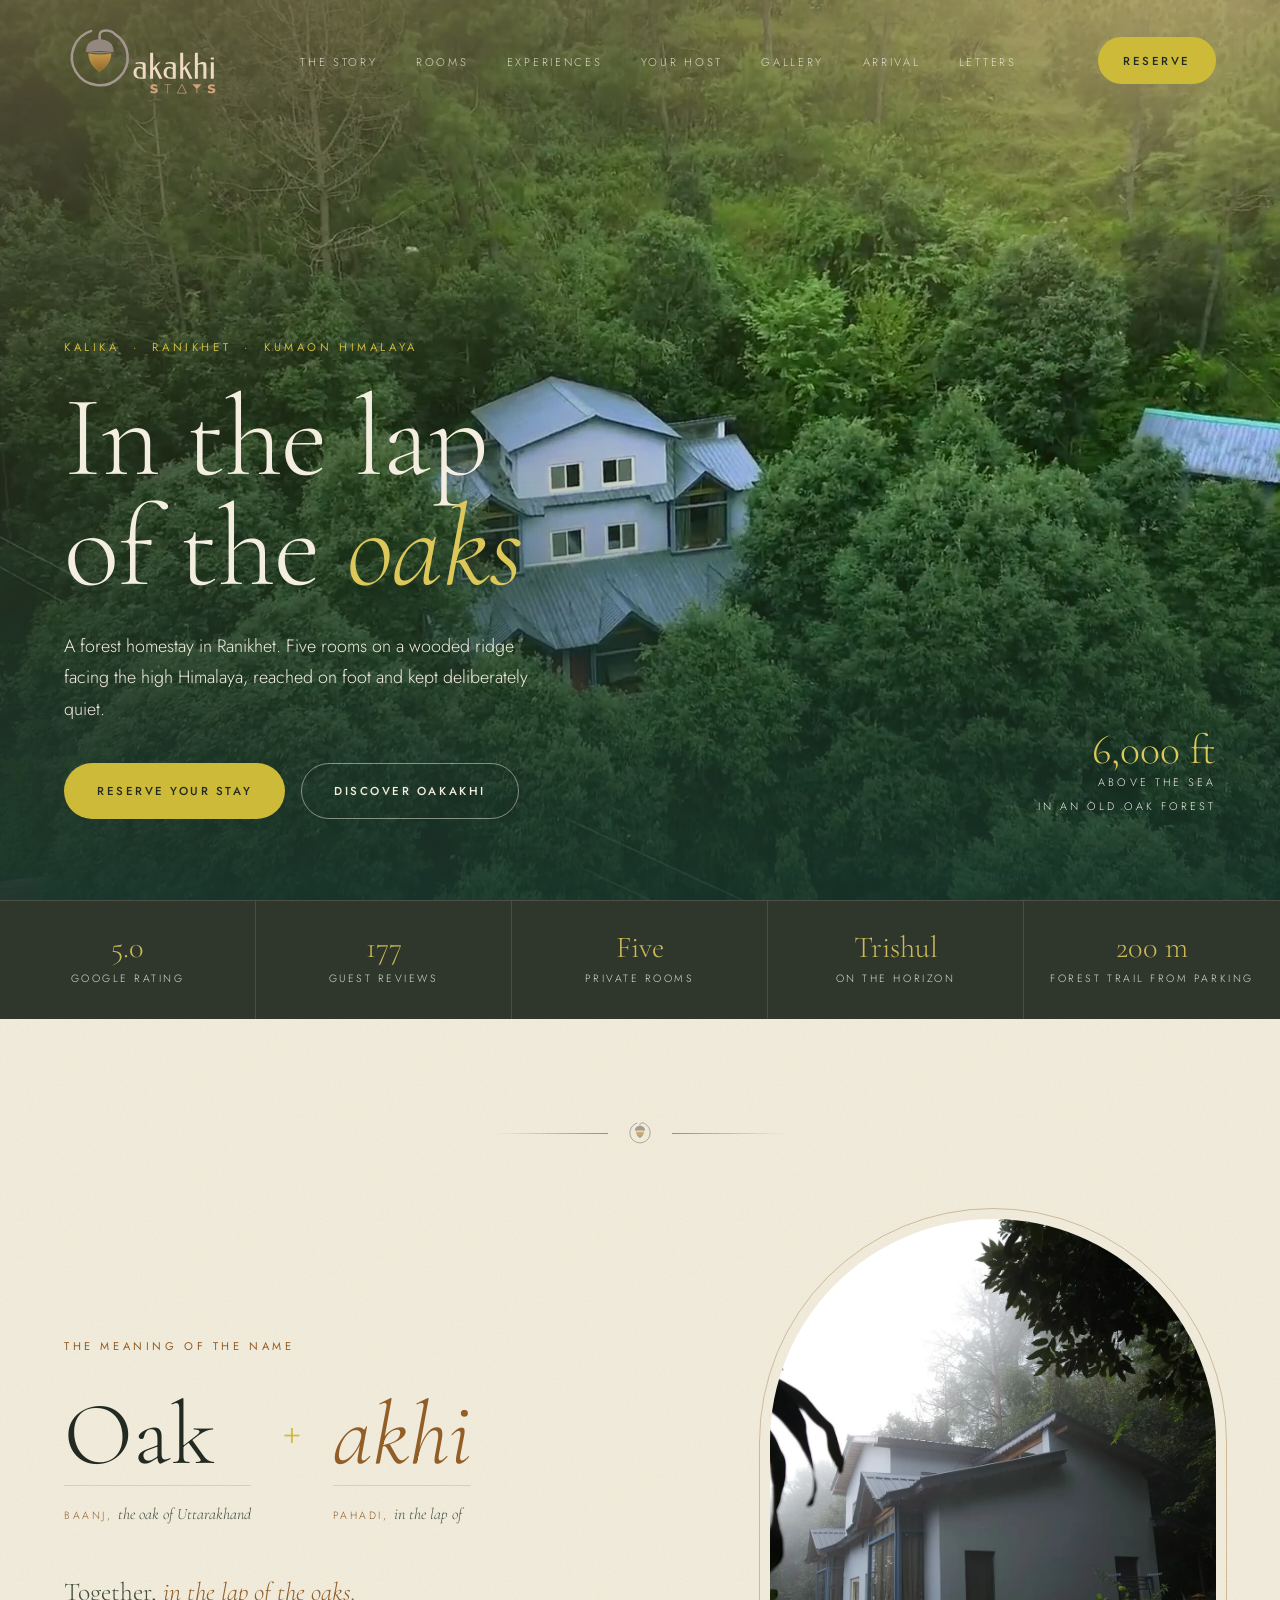
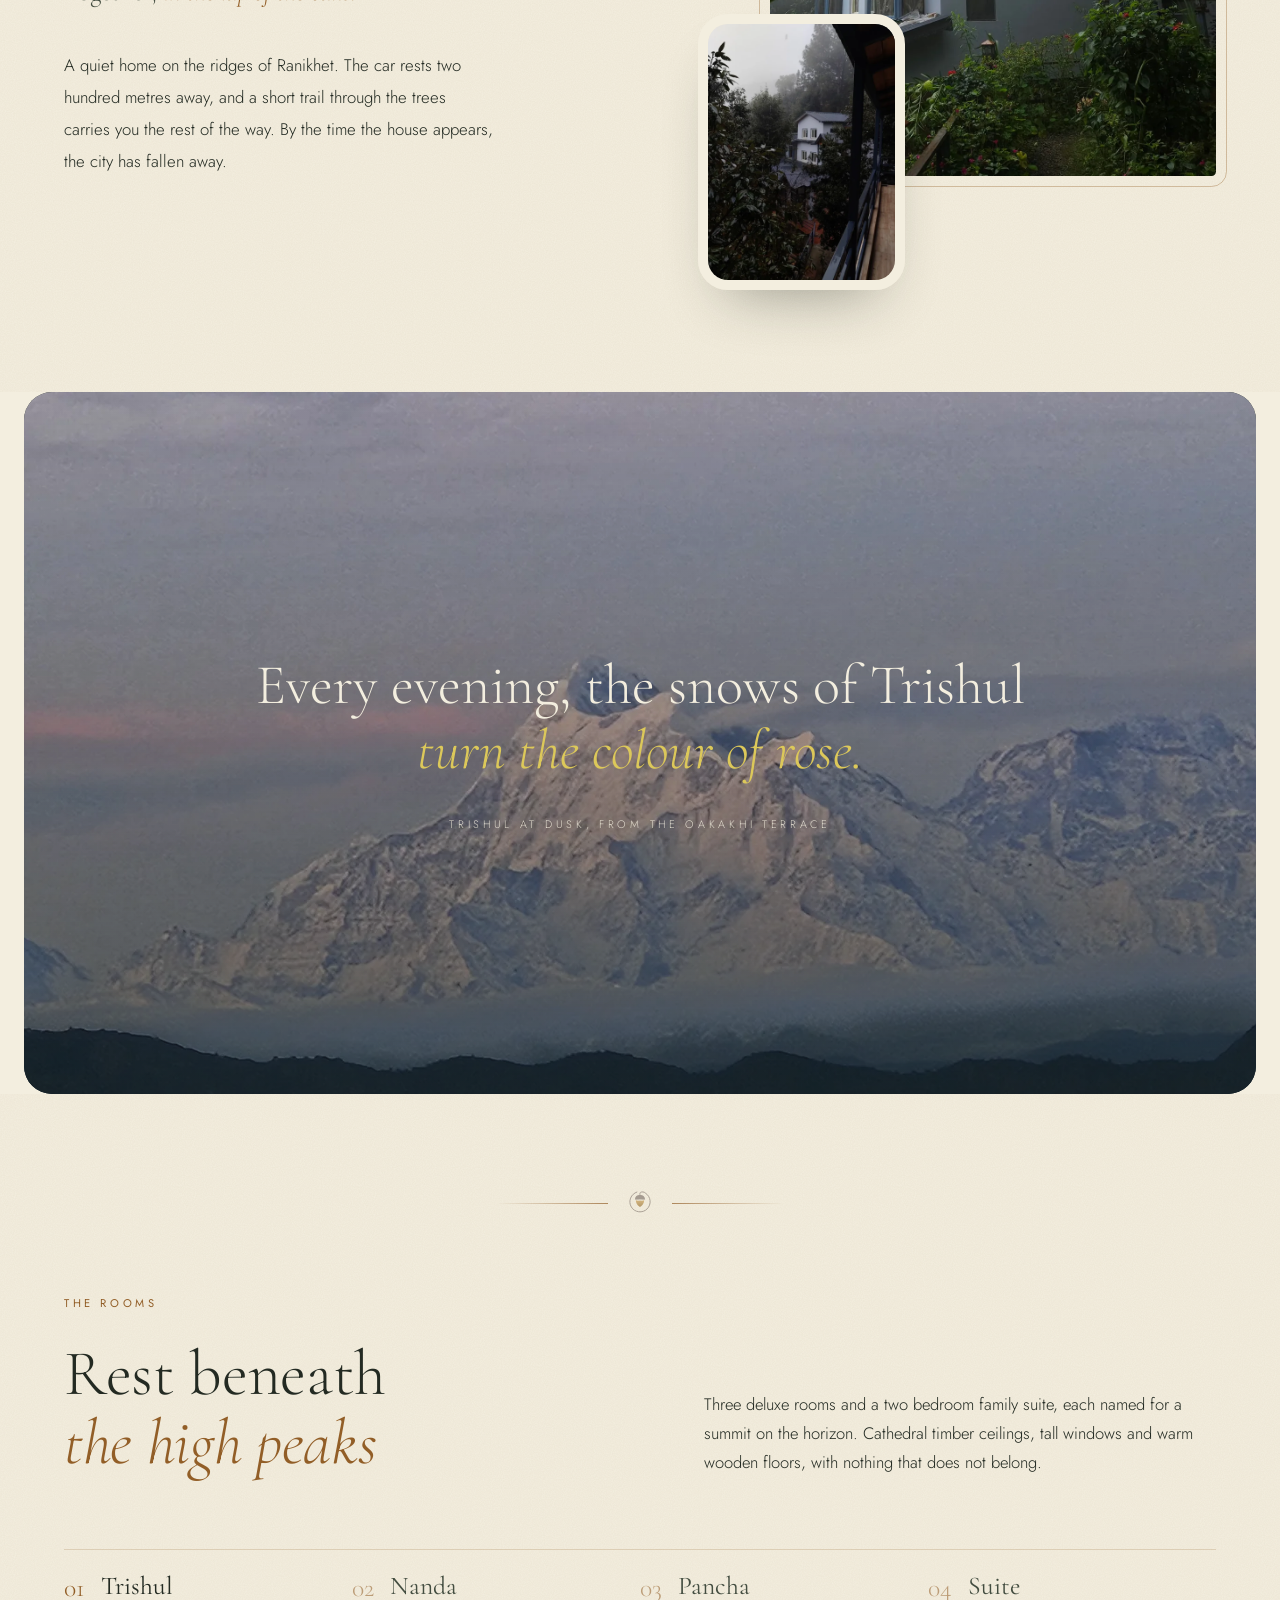
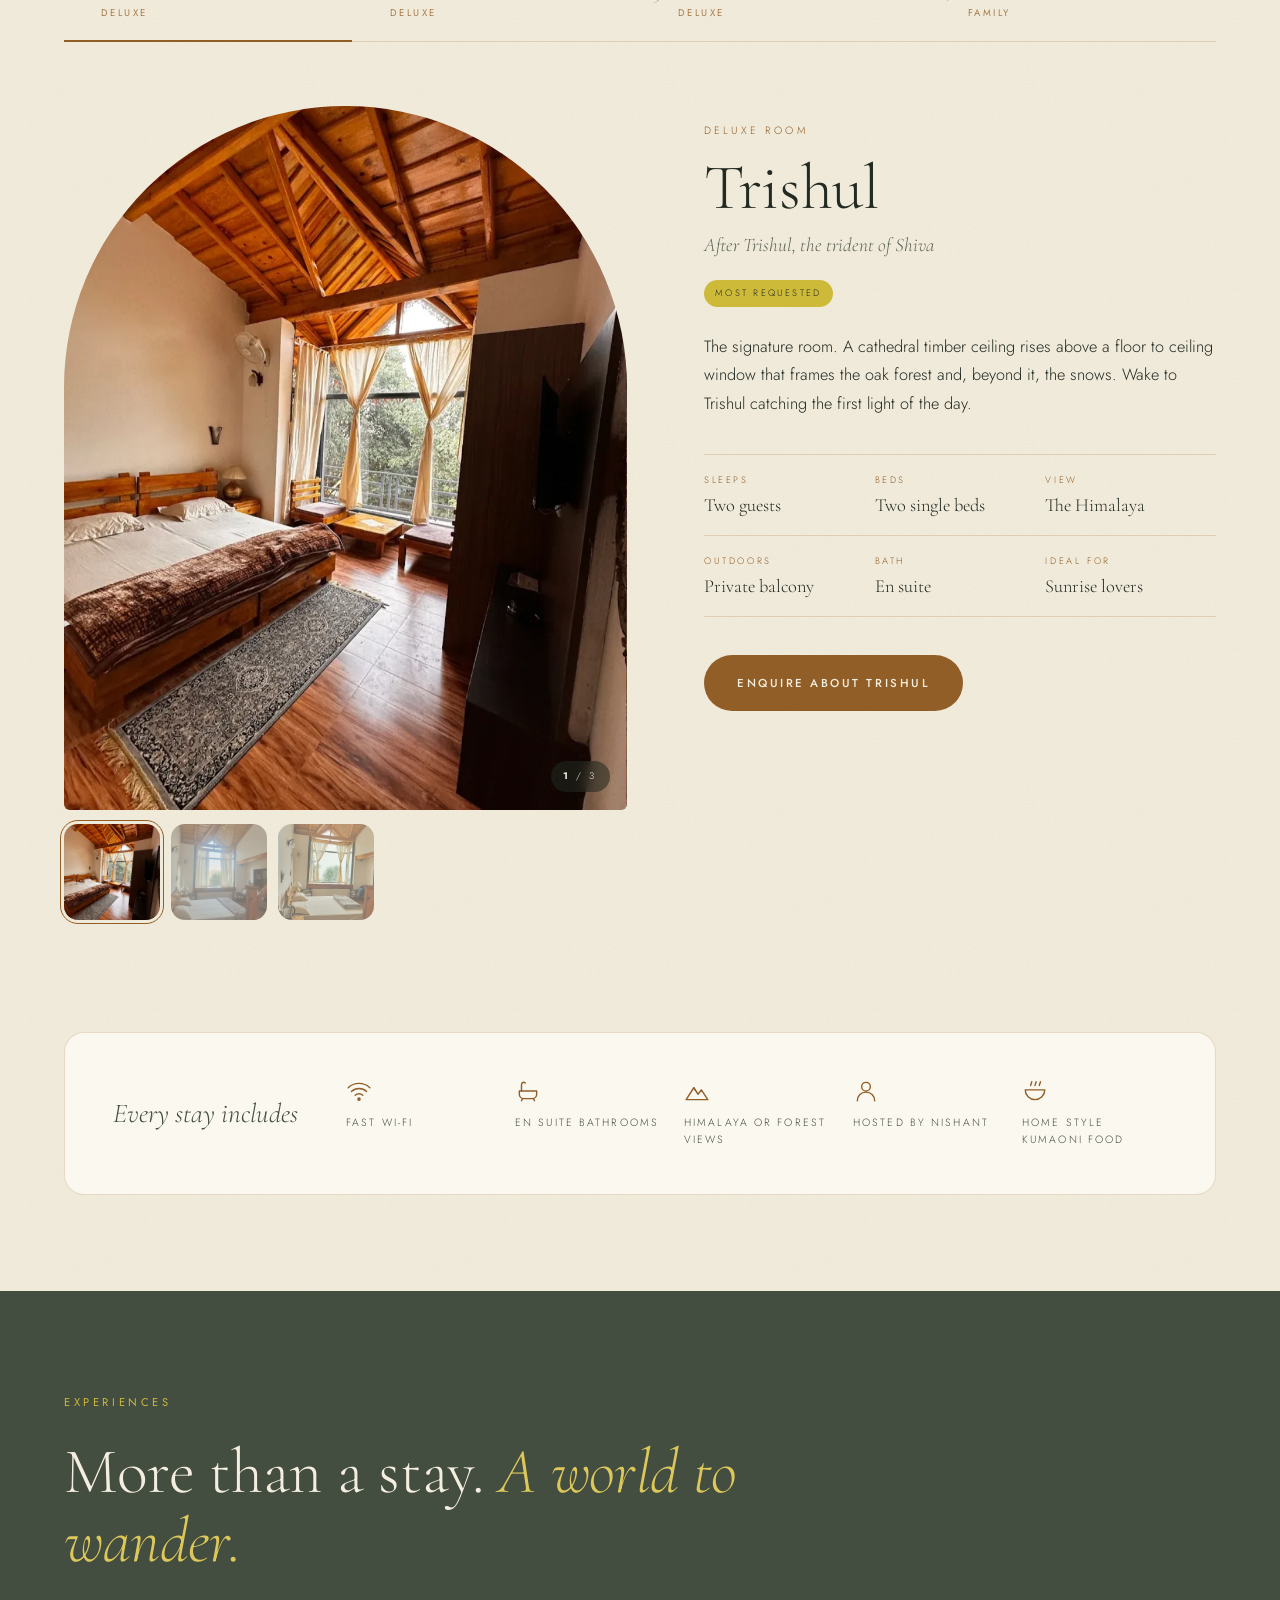
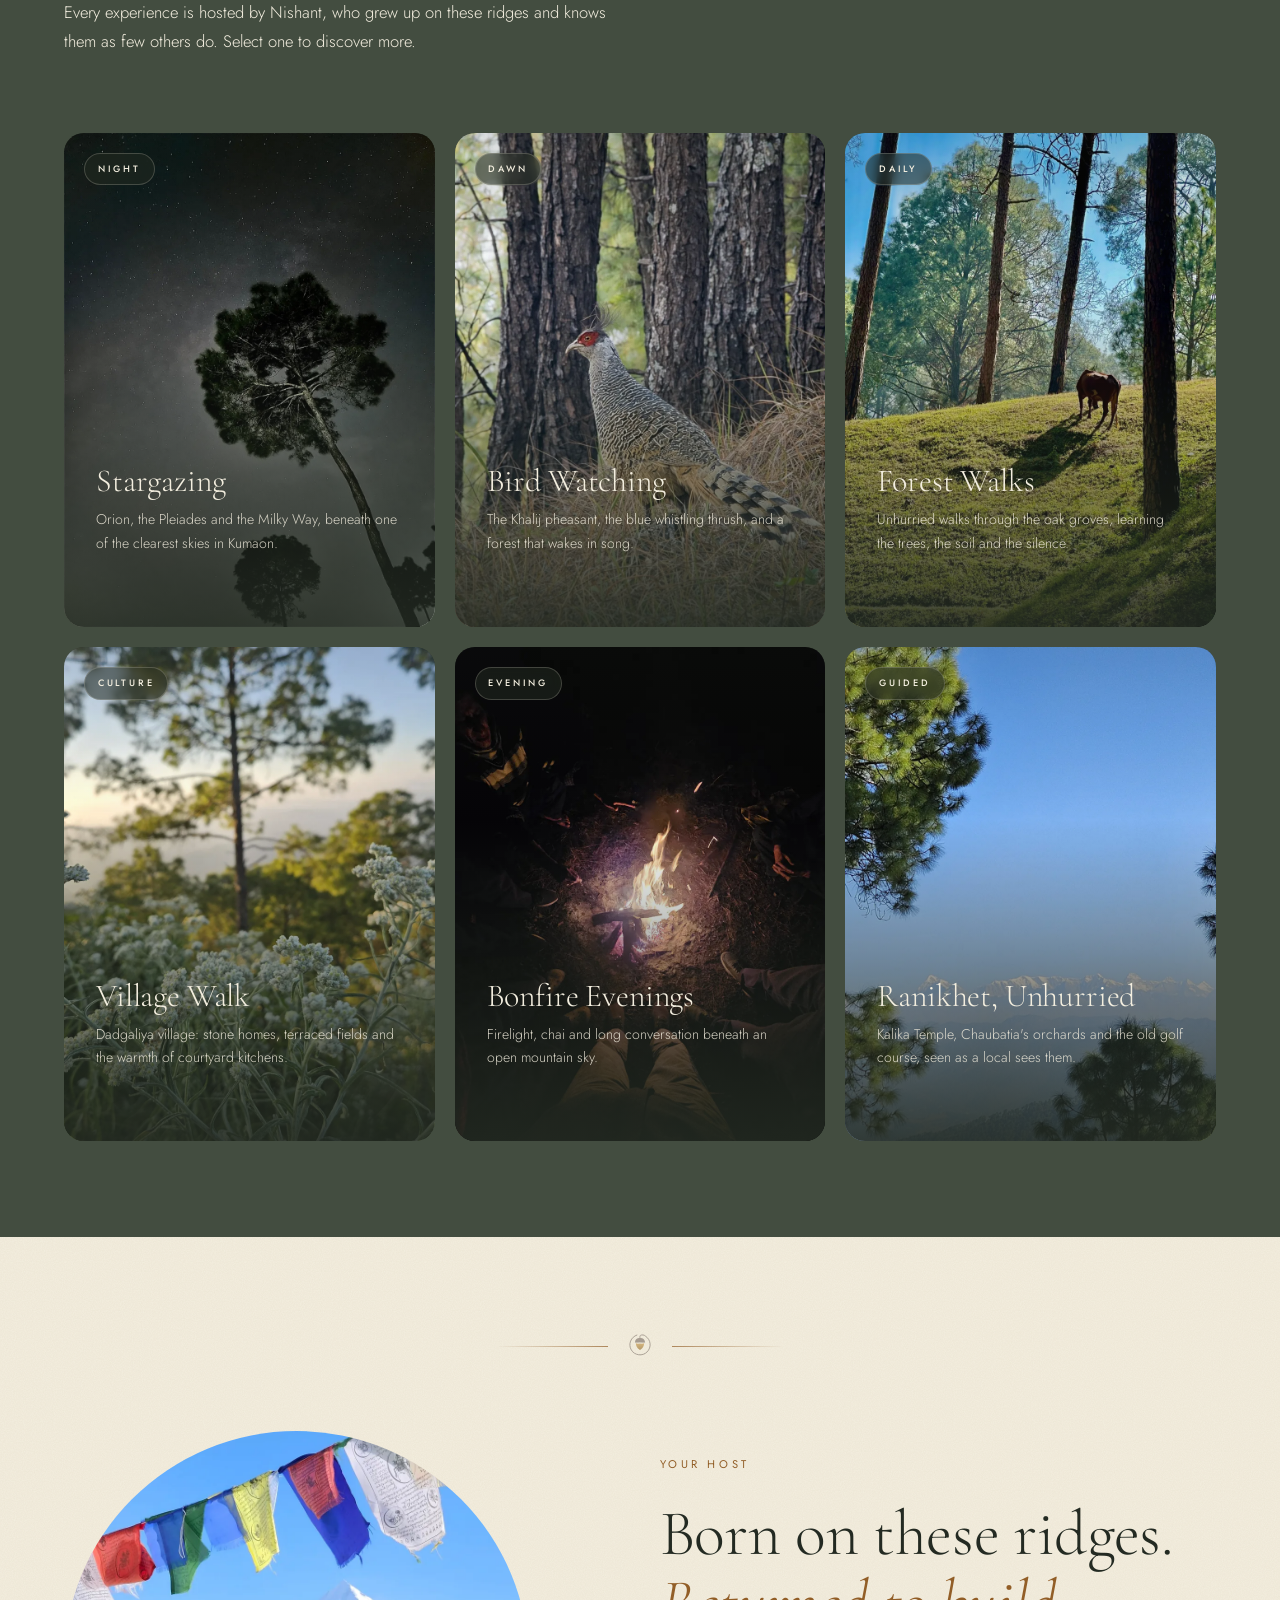
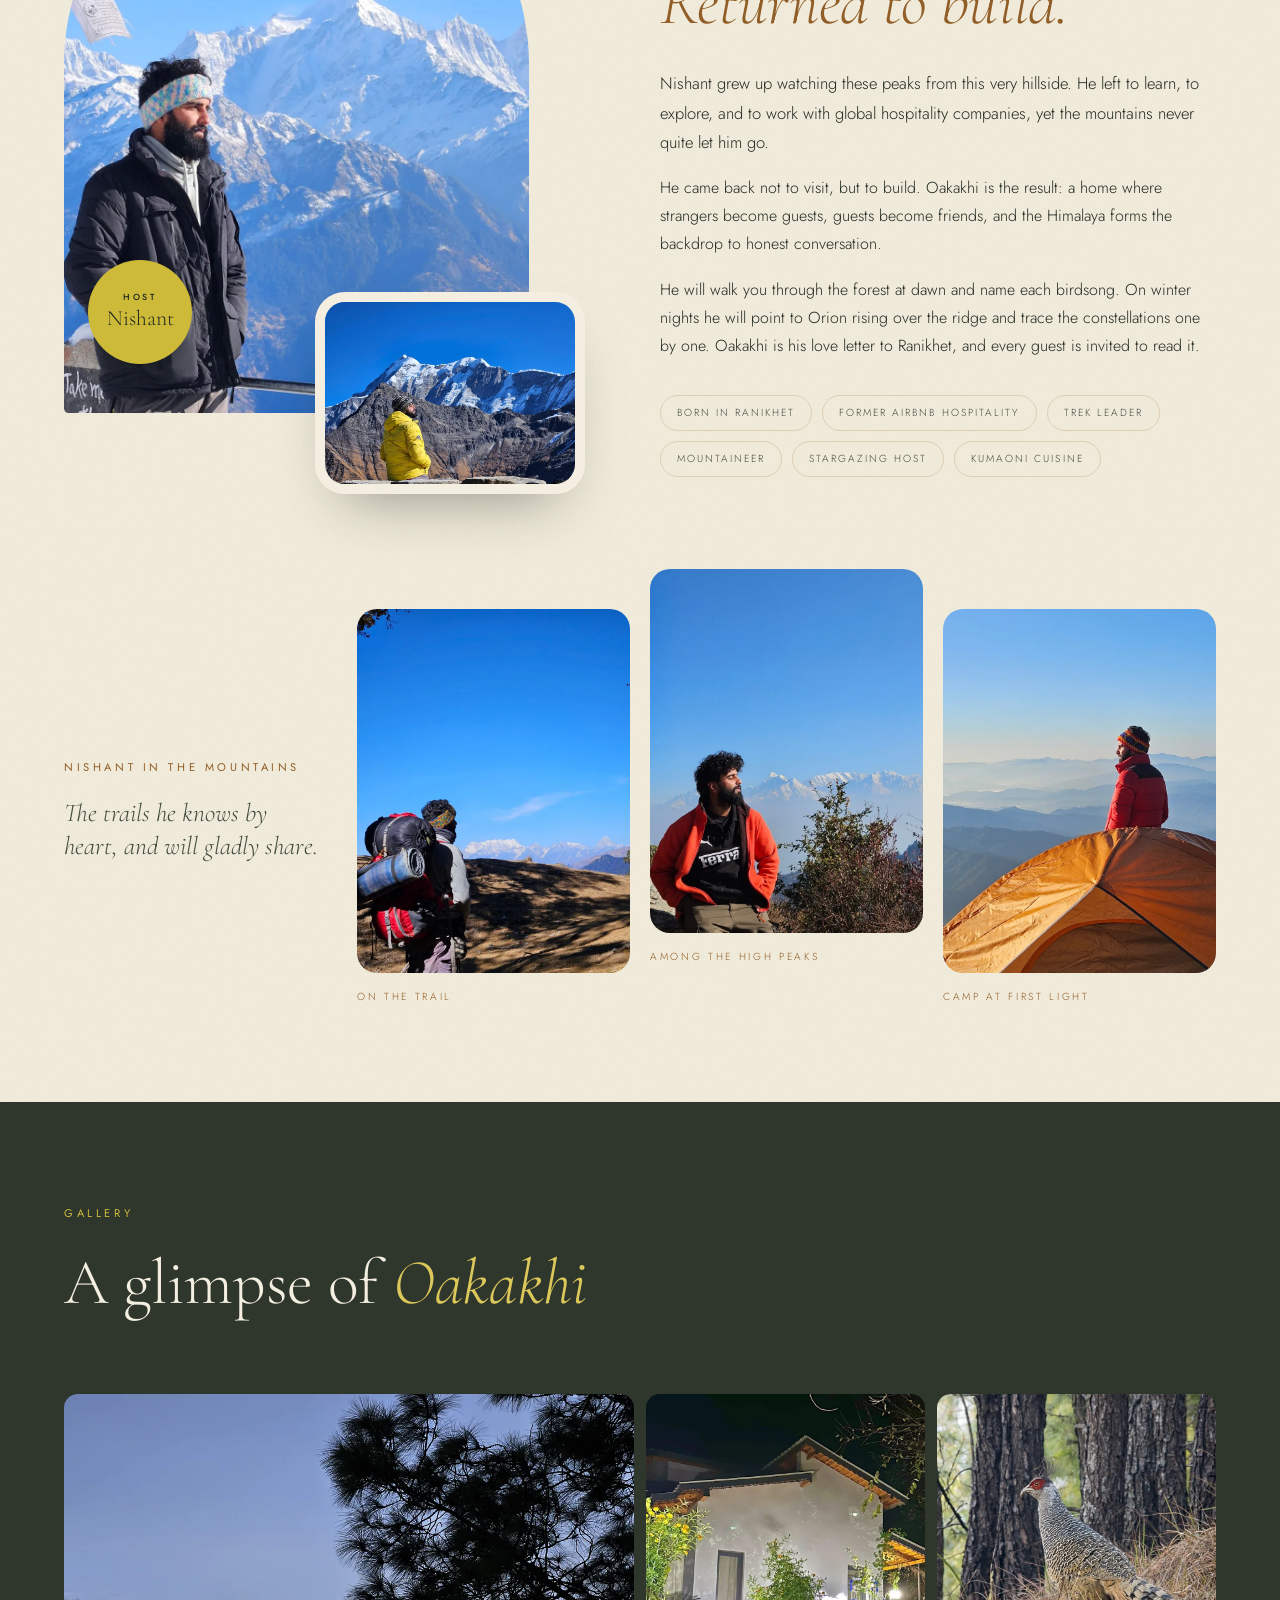
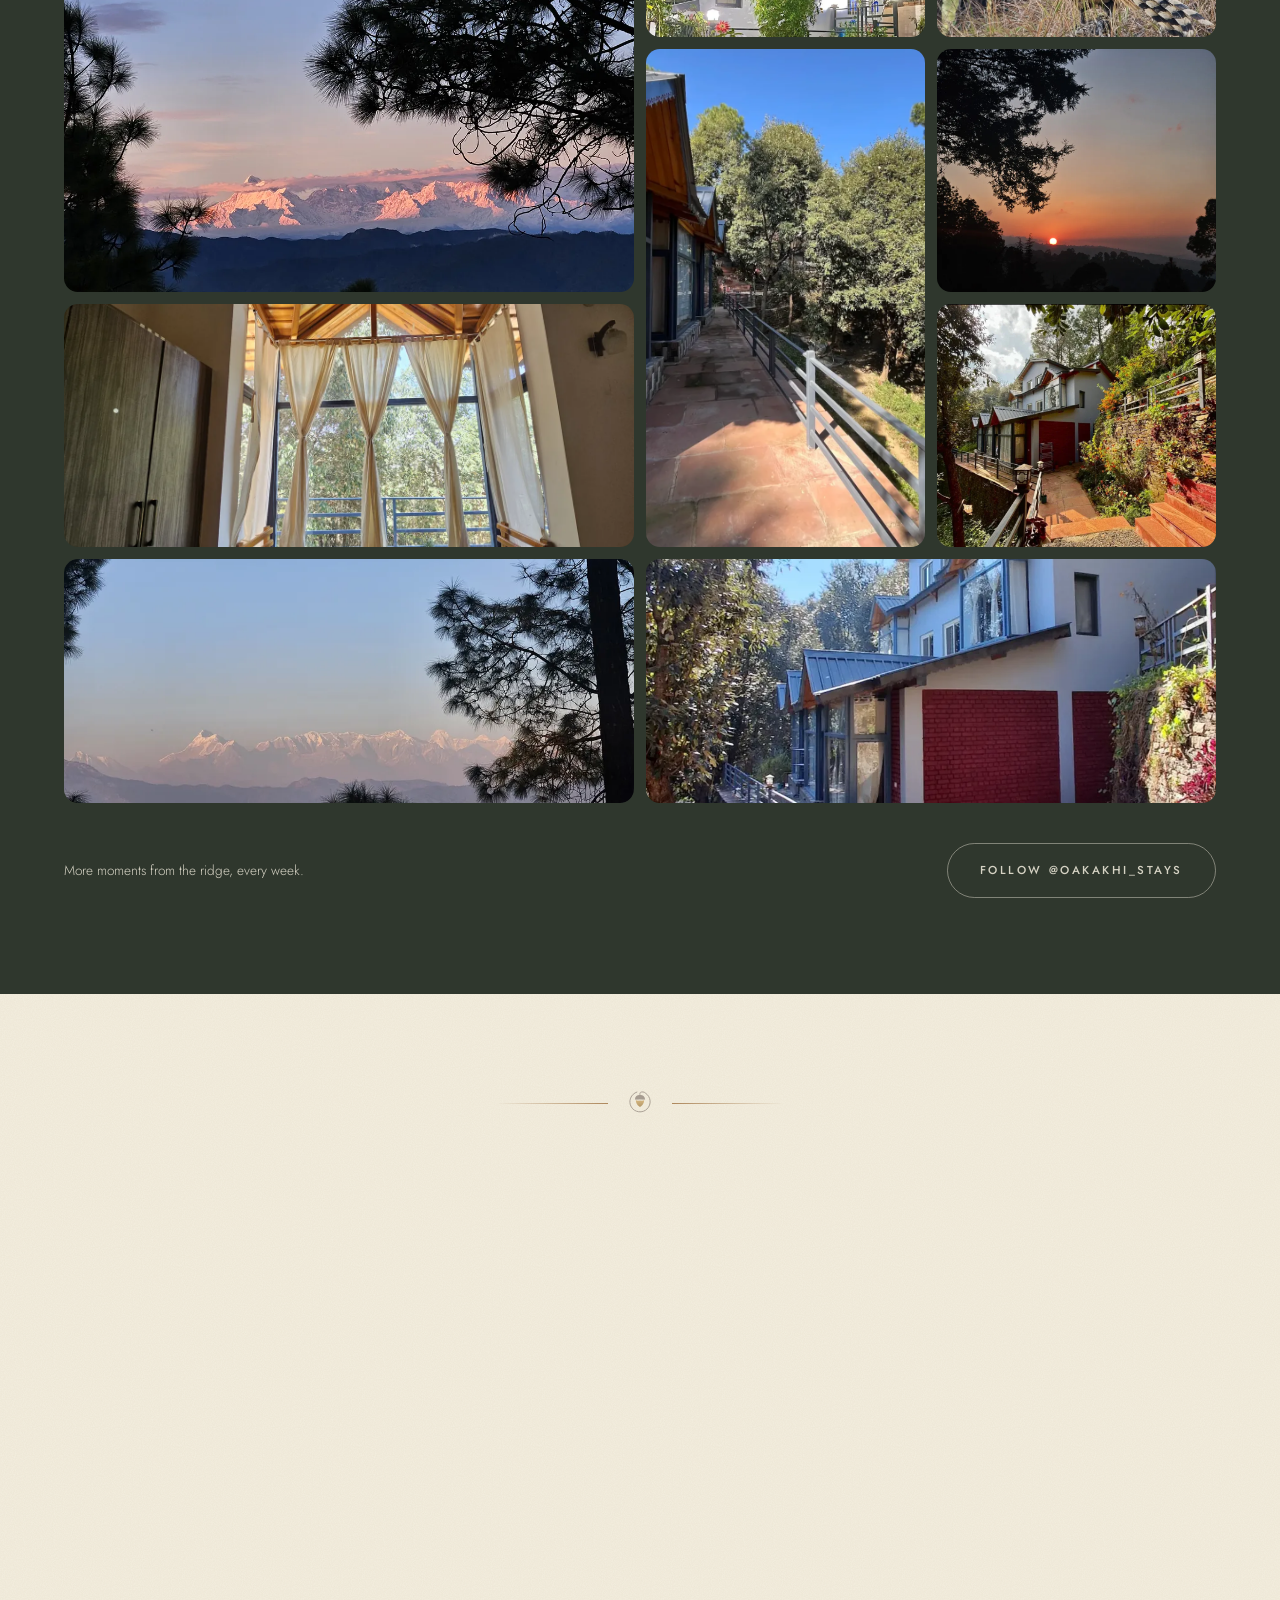
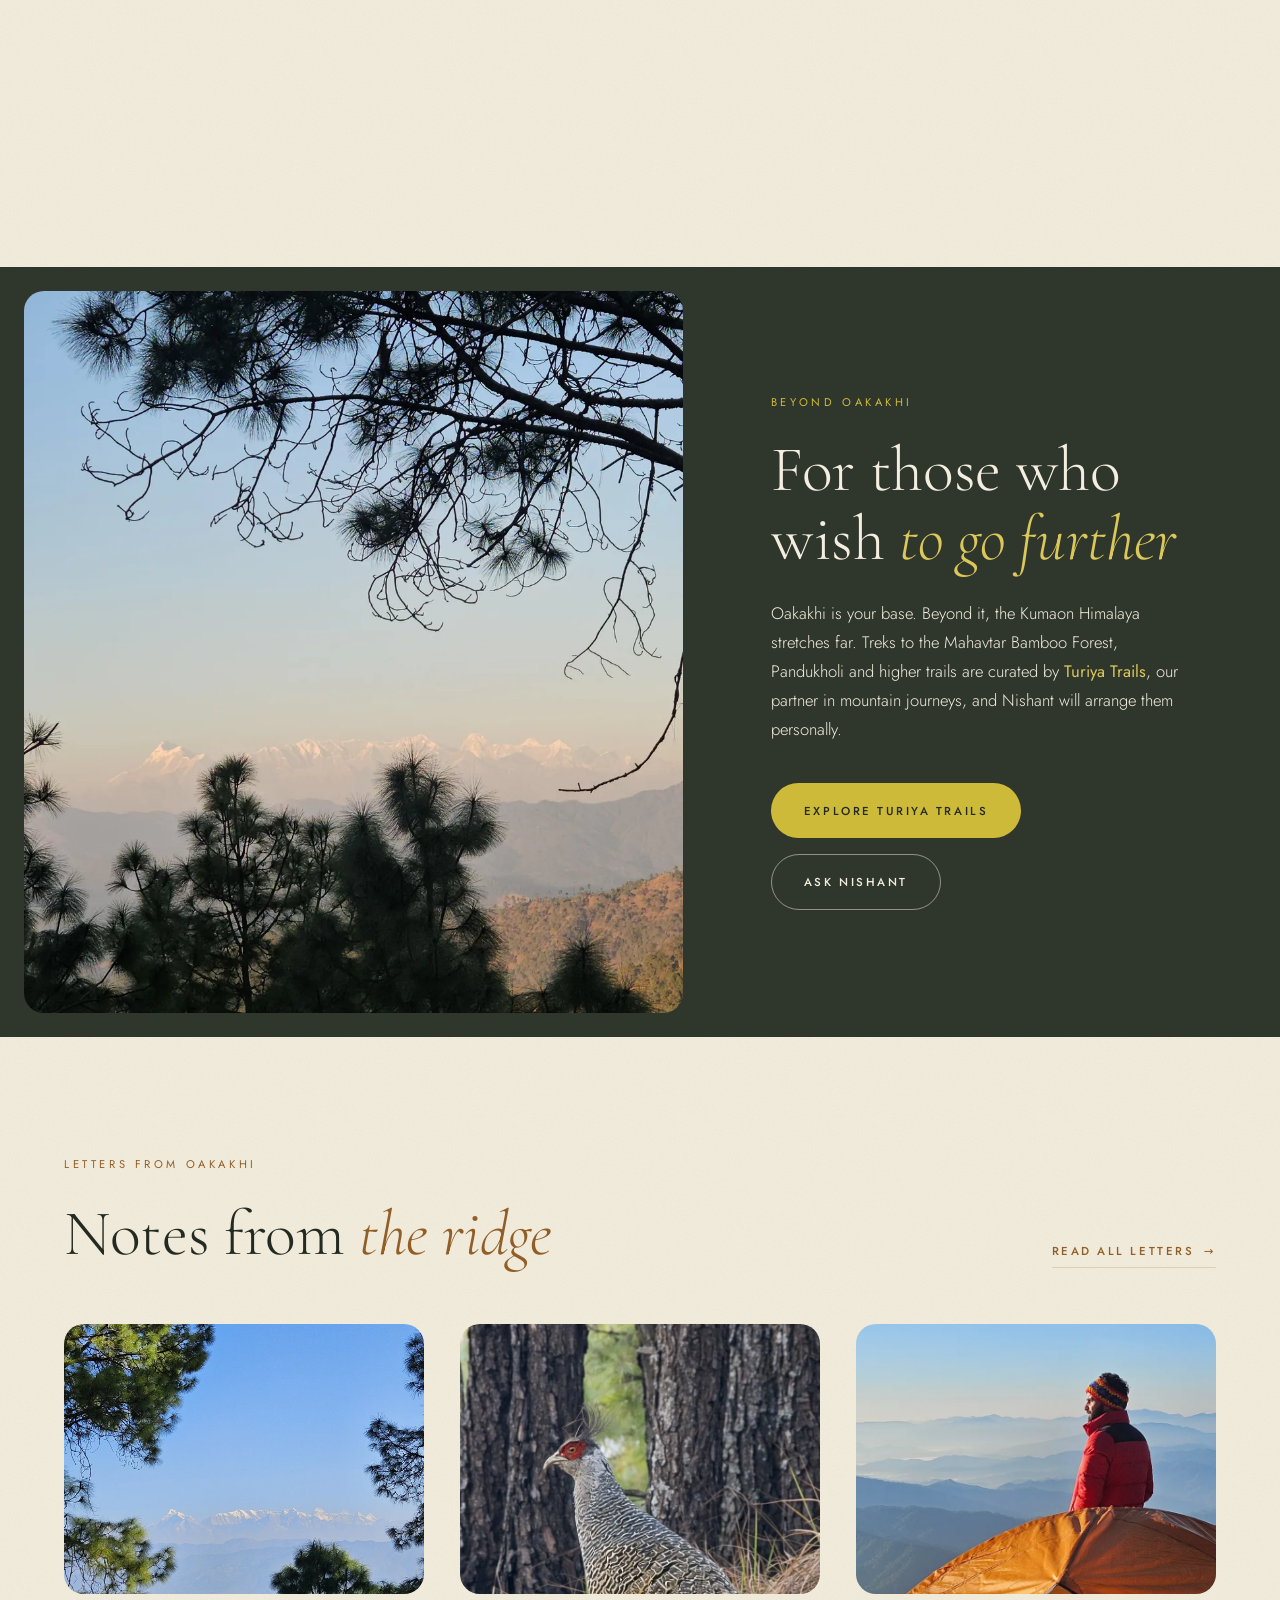
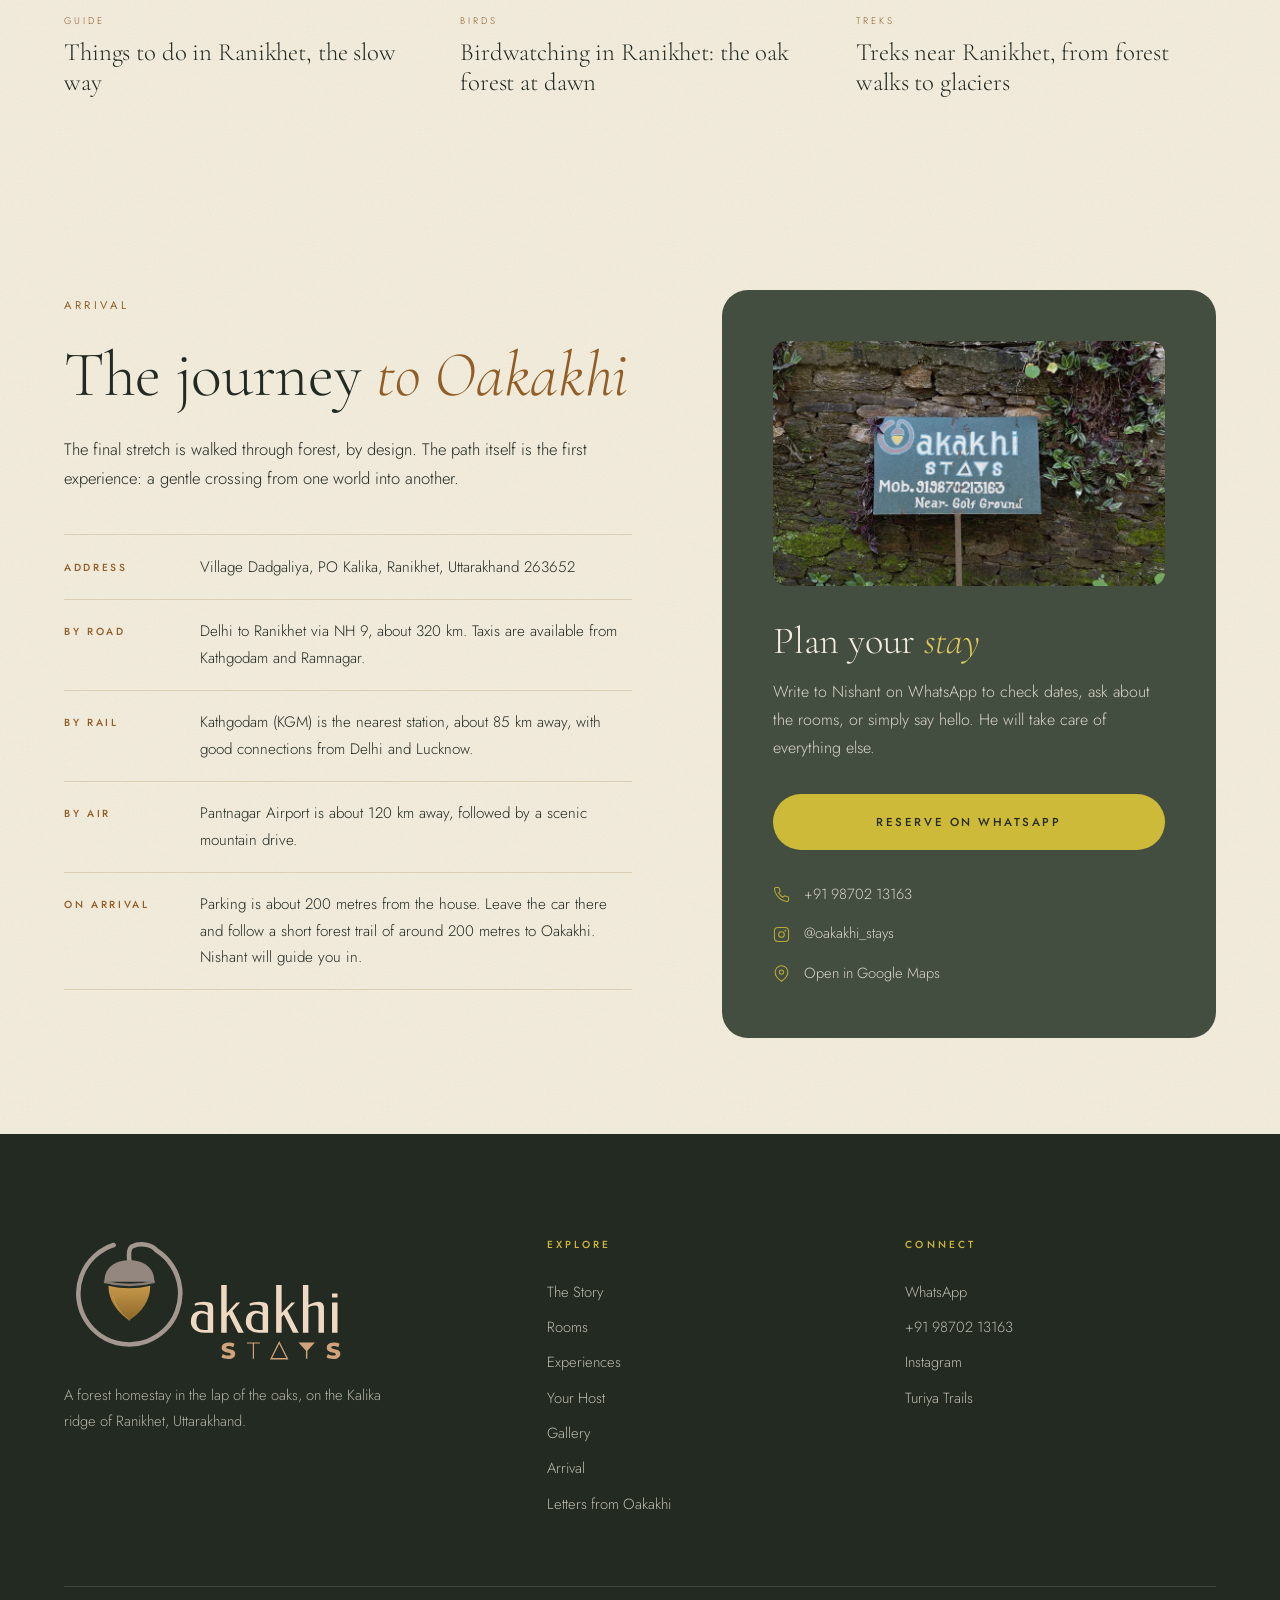
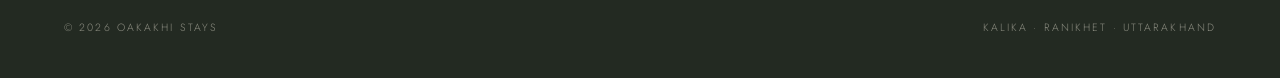
<file: index.html>
<!DOCTYPE html>
<html lang="en">
<head>
<meta charset="UTF-8">
<meta name="viewport" content="width=device-width, initial-scale=1.0">
<title>Oakakhi Stays · Forest Homestay in Ranikhet, Uttarakhand</title>
<meta name="description" content="Oakakhi Stays is a forest homestay in Ranikhet, Uttarakhand, near Kalika Temple. Himalayan views, oak forest, birdwatching, stargazing, treks and Kumaoni hospitality, hosted by Nishant.">
<meta name="theme-color" content="#2F372D">
<link rel="canonical" href="https://oakakhistays.com/">
<meta property="og:type" content="website">
<meta property="og:title" content="Oakakhi Stays · In the lap of the oaks">
<meta property="og:description" content="A private forest homestay of five rooms on the ridges of Ranikhet, facing the Himalaya.">
<meta property="og:image" content="https://oakakhistays.com/assets/img/og.jpg">
<meta property="og:url" content="https://oakakhistays.com/">
<meta name="twitter:card" content="summary_large_image">
<link rel="icon" type="image/svg+xml" href="assets/brand/favicon.svg">
<link rel="apple-touch-icon" href="assets/brand/apple-touch-icon.png">
<link rel="preconnect" href="https://fonts.googleapis.com">
<link rel="preconnect" href="https://fonts.gstatic.com" crossorigin>
<link href="https://fonts.googleapis.com/css2?family=Cormorant+Garamond:ital,wght@0,300;0,400;0,500;1,300;1,400&family=Jost:wght@300;400;500&display=swap" rel="stylesheet">
<link rel="preload" as="image" href="assets/img/hero-poster.webp" media="(min-width: 761px)">
<link rel="preload" as="image" href="assets/img/hero-poster-m.webp" media="(max-width: 760px)">
<script type="application/ld+json">
{"@context":"https://schema.org","@type":"LodgingBusiness","name":"Oakakhi Stays","description":"A private forest homestay of five rooms near Kalika Temple, Ranikhet, with Himalayan views.","url":"https://oakakhistays.com/","image":"https://oakakhistays.com/assets/img/og.jpg","telephone":"+91 98702 13163","address":{"@type":"PostalAddress","streetAddress":"Village Dadgaliya, PO Kalika","addressLocality":"Ranikhet","addressRegion":"Uttarakhand","postalCode":"263652","addressCountry":"IN"},"aggregateRating":{"@type":"AggregateRating","ratingValue":"5.0","reviewCount":"177"},"petsAllowed":true,"sameAs":["https://www.instagram.com/Oakakhi_stays"]}
</script>
<style>
:root{
  /* Oakakhi palette: Oak Green, Leaf Gold, Ceiling Wood, Mountain Cream */
  --oak:#434D40;--oak-deep:#2F372D;--oak-ink:#232A22;
  --leaf:#CEBA39;--leaf-soft:#DCC85A;
  --wood:#925E27;--cream:#F3EEDF;--paper:#FBF8F0;
  --line-dark:rgba(243,238,223,.14);--line-light:rgba(146,94,39,.2);
  --serif:'Cormorant Garamond',Georgia,serif;--sans:'Jost',system-ui,sans-serif;
  --ease:cubic-bezier(.22,.61,.36,1);
  --gutter:clamp(1.25rem,5vw,5rem);
  --r:20px;--r-sm:14px;--arch:999px 999px var(--r) var(--r);
}
*,*::before,*::after{margin:0;padding:0;box-sizing:border-box}
html{scroll-behavior:smooth;-webkit-text-size-adjust:100%}
body{font-family:var(--sans);font-weight:300;background:var(--cream);color:var(--oak-ink);line-height:1.75;overflow-x:hidden;-webkit-font-smoothing:antialiased}
img{display:block;max-width:100%}
a{color:inherit}
::selection{background:var(--leaf);color:var(--oak-ink)}

/* ---------- type ---------- */
.eyebrow{font-family:var(--sans);font-size:.7rem;font-weight:400;letter-spacing:.32em;text-transform:uppercase;display:inline-block}
h1,h2,h3{font-family:var(--serif);font-weight:300;line-height:1.08;letter-spacing:-.005em}
h2{font-size:clamp(2.4rem,5vw,4.25rem)}
h2 em,h1 em,h3 em{font-style:italic}
.lead{font-size:clamp(1.02rem,1.3vw,1.12rem);max-width:34rem}
p+p{margin-top:1.1rem}

/* ---------- buttons ---------- */
.btn{border-radius:999px;display:inline-flex;align-items:center;gap:.75rem;font-family:var(--sans);font-size:.72rem;font-weight:500;letter-spacing:.22em;text-transform:uppercase;text-decoration:none;padding:1.05rem 2rem;border:1px solid transparent;transition:background .4s var(--ease),color .4s var(--ease),border-color .4s var(--ease),transform .4s var(--ease)}
.btn-gold{background:var(--leaf);color:var(--oak-ink)}
.btn-gold:hover{background:var(--leaf-soft);transform:translateY(-2px)}
.btn-ghost{border-color:rgba(243,238,223,.5);color:var(--cream)}
.btn-ghost:hover{background:var(--cream);color:var(--oak-ink);border-color:var(--cream)}
.btn-wood{background:var(--wood);color:var(--cream)}
.btn-wood:hover{background:#7c4f1f;transform:translateY(-2px)}
.btn-line{border-color:var(--line-light);color:var(--wood)}
.btn-line:hover{background:var(--wood);color:var(--cream);border-color:var(--wood)}
.link{font-size:.72rem;font-weight:500;letter-spacing:.22em;text-transform:uppercase;text-decoration:none;color:var(--wood);display:inline-flex;align-items:center;gap:.6rem;padding-bottom:.35rem;border-bottom:1px solid var(--line-light);transition:gap .4s var(--ease),border-color .4s}
.link:hover{gap:1rem;border-color:var(--wood)}

/* ---------- nav ---------- */
.nav{position:fixed;inset:0 0 auto 0;z-index:50;display:flex;align-items:center;justify-content:space-between;padding:1.6rem var(--gutter);color:var(--cream);transition:background .5s var(--ease),padding .5s var(--ease),box-shadow .5s}
.nav.scrolled{background:rgba(47,55,45,.94);backdrop-filter:blur(10px);-webkit-backdrop-filter:blur(10px);padding-top:1rem;padding-bottom:1rem;box-shadow:0 1px 0 var(--line-dark)}
.wordmark{font-family:var(--serif);font-size:1.7rem;font-weight:400;letter-spacing:.04em;text-decoration:none;line-height:1}
.wordmark img{height:70px;width:auto;display:block;transition:height .5s var(--ease)}
.nav.scrolled .wordmark img{height:54px}
.footer-logo{height:clamp(96px,10vw,128px);width:auto}
.wordmark small{display:block;font-family:var(--sans);font-size:.55rem;letter-spacing:.42em;text-transform:uppercase;opacity:.7;margin-top:.35rem}
.nav-links{display:flex;gap:2.4rem;list-style:none}
.nav-links a{font-size:.7rem;letter-spacing:.24em;text-transform:uppercase;text-decoration:none;opacity:.85;transition:opacity .3s,color .3s}
.nav-links a:hover{opacity:1;color:var(--leaf)}
.nav .btn{padding:.8rem 1.5rem}
.burger{display:none;background:none;border:0;width:2.25rem;height:2.25rem;cursor:pointer;position:relative;color:var(--cream)}
.burger span{position:absolute;left:.25rem;right:.25rem;height:1px;background:currentColor;transition:transform .4s var(--ease),opacity .3s}
.burger span:nth-child(1){top:.8rem}.burger span:nth-child(2){top:1.4rem}
.nav.open .burger span:nth-child(1){transform:translateY(.3rem) rotate(45deg)}
.nav.open .burger span:nth-child(2){transform:translateY(-.3rem) rotate(-45deg)}

/* ---------- hero ---------- */
.hero{position:relative;height:100vh;height:100svh;min-height:620px;display:flex;align-items:flex-end;color:var(--cream);overflow:hidden;background:var(--oak-deep)}
.hero-media,.hero-media img,.hero-media video{position:absolute;inset:0;width:100%;height:100%;object-fit:cover}
.hero-media video{opacity:0;transition:opacity 1.2s var(--ease)}
/* gentle, static cinematic grade (no moving layers, no vignette) */
.hero-media img,.hero-media video{filter:saturate(1.12) contrast(1.06)}
.hero-fx,.hero-fx span{position:absolute;inset:0;pointer-events:none}
.hero-fx{z-index:1;transform:translateZ(0)}
.fx-tone{background:linear-gradient(180deg,rgba(255,196,120,.26) 0%,rgba(206,186,57,.08) 45%,rgba(20,70,60,.42) 100%);mix-blend-mode:soft-light}
.fx-sun{background:radial-gradient(ellipse 60% 55% at 92% 0%,rgba(255,214,140,.32),rgba(232,180,90,.1) 45%,rgba(232,180,90,0) 75%);mix-blend-mode:screen}
.hero-media video.ready{opacity:1}
.hero::after{content:'';position:absolute;inset:0;pointer-events:none;background:radial-gradient(ellipse 55% 50% at 88% 0%,rgba(255,214,150,.16),rgba(255,214,150,0) 70%),linear-gradient(90deg,rgba(35,42,34,.58) 0%,rgba(35,42,34,.26) 38%,rgba(35,42,34,0) 62%),linear-gradient(180deg,rgba(35,42,34,.42) 0%,rgba(35,42,34,0) 24%,rgba(35,42,34,0) 55%,rgba(35,42,34,.72) 100%)}
.hero-inner{position:relative;z-index:2;width:100%;padding:0 var(--gutter) clamp(3.5rem,9vh,6.5rem);display:grid;grid-template-columns:1fr auto;align-items:end;gap:2rem}
.hero .eyebrow{color:var(--leaf);margin-bottom:1.6rem}
.hero h1{font-size:clamp(3.4rem,9vw,8.5rem);line-height:.95}
.hero h1 em{color:var(--leaf-soft)}
.hero-sub{font-size:clamp(1rem,1.4vw,1.15rem);max-width:30rem;margin:1.8rem 0 2.4rem;opacity:.9}
.hero-ctas{display:flex;gap:1rem;flex-wrap:wrap}
.hero-meta{text-align:right;font-size:.68rem;letter-spacing:.28em;text-transform:uppercase;opacity:.8;line-height:2.2}
.hero-meta strong{display:block;font-family:var(--serif);font-size:2.6rem;font-weight:300;letter-spacing:0;text-transform:none;color:var(--leaf-soft);line-height:1}
.fade-up{animation:fadeUp 1.4s var(--ease) both}
.d1{animation-delay:.2s}.d2{animation-delay:.45s}.d3{animation-delay:.7s}.d4{animation-delay:.95s}
@keyframes fadeUp{from{opacity:0;transform:translateY(28px)}to{opacity:1;transform:none}}

/* ---------- strip ---------- */
.strip{background:var(--oak-deep);color:var(--cream);display:grid;grid-template-columns:repeat(5,1fr);border-top:1px solid var(--line-dark)}
.strip div{padding:1.9rem 1rem;text-align:center;border-right:1px solid var(--line-dark);font-size:.66rem;letter-spacing:.24em;text-transform:uppercase;opacity:.9}
.strip div:last-child{border-right:0}
.strip strong{display:block;font-family:var(--serif);font-size:1.9rem;font-weight:300;letter-spacing:0;text-transform:none;color:var(--leaf-soft);margin-bottom:.3rem;line-height:1.1}

/* ---------- sections ---------- */
section{padding:clamp(4rem,7.5vw,7rem) var(--gutter)}
.dark{background:var(--oak);color:var(--cream)}
.deep{background:var(--oak-deep);color:var(--cream)}
.light{background:var(--cream) url("data:image/svg+xml,%3Csvg xmlns='http://www.w3.org/2000/svg' width='180' height='180'%3E%3Cfilter id='n'%3E%3CfeTurbulence type='fractalNoise' baseFrequency='.9' numOctaves='2' stitchTiles='stitch'/%3E%3CfeColorMatrix values='0 0 0 0 .55 0 0 0 0 .45 0 0 0 0 .3 0 0 0 .14 0'/%3E%3C/filter%3E%3Crect width='100%25' height='100%25' filter='url(%23n)'/%3E%3C/svg%3E");background-size:180px;color:var(--oak-ink)}
.ornament{display:flex;align-items:center;justify-content:center;gap:1.2rem;margin:0 auto clamp(3rem,6vw,4.5rem);color:var(--wood);opacity:.7}
.ornament::before,.ornament::after{content:'';width:clamp(3rem,10vw,7rem);height:1px;background:linear-gradient(90deg,transparent,currentColor)}
.ornament::after{transform:scaleX(-1)}
.ornament img{width:26px;height:26px;opacity:.9}
.light .eyebrow{color:var(--wood)}
.dark .eyebrow,.deep .eyebrow{color:var(--leaf)}
.light h2 em{color:var(--wood)}
.dark h2 em,.deep h2 em{color:var(--leaf-soft)}
.section-head{max-width:46rem;margin-bottom:clamp(3rem,6vw,5rem)}
.section-head h2{margin:1.4rem 0 1.4rem}
.center{text-align:center;margin-left:auto;margin-right:auto}
.center .lead{margin:0 auto}

/* ---------- intro ---------- */
.intro{display:grid;grid-template-columns:1.05fr 1fr;gap:clamp(3rem,7vw,7rem);align-items:center}
.intro h2{margin:1.4rem 0 2rem}
.intro .lead{max-width:27rem;font-size:1.05rem;line-height:1.9}
#story{padding-top:clamp(4.5rem,8vw,7.5rem);padding-bottom:clamp(4.5rem,8vw,7.5rem)}
.name-eq{display:flex;align-items:flex-start;gap:clamp(1rem,2.5vw,2rem);margin:2.2rem 0 0}
.ne-together{font-family:var(--serif);font-size:clamp(1.4rem,2vw,1.7rem);color:var(--oak);margin:2.6rem 0 2.2rem}
.ne-together em{color:var(--wood)}
.ne-part{display:flex;flex-direction:column;gap:.6rem}
.ne-word{font-family:var(--serif);font-weight:300;font-size:clamp(3.6rem,7vw,6rem);line-height:.9;color:var(--oak-ink)}
.ne-word em{color:var(--wood)}
.ne-note{font-size:.66rem;letter-spacing:.24em;text-transform:uppercase;color:var(--wood);padding-top:.9rem;border-top:1px solid var(--line-light)}
.ne-note i{font-family:var(--serif);font-size:1rem;letter-spacing:0;text-transform:none;color:var(--oak)}
.ne-sign{font-family:var(--serif);font-weight:300;font-size:clamp(2rem,3.5vw,3rem);line-height:1.6;color:var(--leaf)}
.quote{margin-top:2.6rem;padding-left:1.6rem;border-left:1px solid var(--wood)}
.quote p{font-family:var(--serif);font-size:clamp(1.35rem,2vw,1.65rem);font-style:italic;line-height:1.45;color:var(--oak)}
.quote cite{display:block;margin-top:.9rem;font-style:normal;font-size:.66rem;letter-spacing:.28em;text-transform:uppercase;color:var(--wood)}
.collage{position:relative;padding:0 0 22% 14%}
.collage .main{width:100%;aspect-ratio:4/5;object-fit:cover;border-radius:var(--arch);outline:1px solid rgba(146,94,39,.35);outline-offset:10px}
.collage .accent{position:absolute;left:0;bottom:0;width:40%;aspect-ratio:3/4;object-fit:cover;border:10px solid var(--cream);border-radius:calc(var(--r) + 10px);box-shadow:0 30px 60px -30px rgba(35,42,34,.45)}

/* ---------- band ---------- */
.band{position:relative;min-height:78vh;margin:0 clamp(.75rem,2vw,1.5rem);border-radius:28px;overflow:hidden;display:flex;align-items:center;justify-content:center;text-align:center;color:var(--cream);background:var(--oak-deep);padding:8rem var(--gutter)}
.band-img,.band-img img{position:absolute;inset:0;width:100%;height:100%;object-fit:cover}
.band::before{content:'';position:absolute;inset:0;z-index:1;border-radius:inherit;background:linear-gradient(180deg,rgba(35,42,34,0) 0%,rgba(35,42,34,.22) 45%,rgba(35,42,34,.55) 100%)}
.band blockquote{z-index:2}
.band blockquote{position:relative;max-width:56rem}
.band p{font-family:var(--serif);font-size:clamp(2rem,4.4vw,3.8rem);font-weight:300;line-height:1.15}
.band p em{color:var(--leaf-soft)}
.band span{display:block;margin-top:2rem;font-size:.68rem;letter-spacing:.34em;text-transform:uppercase;opacity:.85}

/* ---------- rooms ---------- */
.room{display:grid;grid-template-columns:1fr 1fr;gap:clamp(2.5rem,7vw,7rem);align-items:center;max-width:1240px;margin:0 auto}
.room+.room{margin-top:clamp(5rem,10vw,9rem)}
.room:nth-of-type(even) .room-media{order:2}
.room-media{position:relative;overflow:hidden;border-radius:var(--arch);transform:translateZ(0)}
.room-media img{width:100%;aspect-ratio:4/5;object-fit:cover;transition:transform 1.6s var(--ease)}
.room:hover .room-media img{transform:scale(1.04)}
.room-no{font-family:var(--serif);font-size:clamp(4rem,8vw,6.5rem);font-weight:300;line-height:1;color:transparent;-webkit-text-stroke:1px var(--wood);opacity:.55}
.room-type{font-size:.68rem;letter-spacing:.3em;text-transform:uppercase;color:var(--wood);margin:1.4rem 0 .6rem}
.room h3{font-size:clamp(2.6rem,4.5vw,3.8rem)}
.room-meaning{font-family:var(--serif);font-style:italic;font-size:1.2rem;color:var(--oak);opacity:.85;margin:.4rem 0 1.4rem}
.amenities{list-style:none;display:flex;flex-wrap:wrap;gap:.4rem 1.4rem;margin:1.8rem 0 2.4rem;padding:1.3rem 0;border-top:1px solid var(--line-light);border-bottom:1px solid var(--line-light)}
.amenities li{font-size:.7rem;letter-spacing:.18em;text-transform:uppercase;color:var(--oak);display:flex;align-items:center;gap:.6rem}
.amenities li::before{content:'';width:4px;height:4px;border-radius:50%;background:var(--leaf)}
.badge{border-radius:999px;display:inline-block;margin-left:.8rem;vertical-align:middle;font-family:var(--sans);font-size:.58rem;letter-spacing:.24em;text-transform:uppercase;background:var(--leaf);color:var(--oak-ink);padding:.35rem .7rem}


/* ---------- rooms (tabbed showcase) ---------- */
.rooms-head{max-width:1240px;margin:0 auto clamp(3rem,6vw,4.5rem);display:grid;grid-template-columns:1.1fr 1fr;gap:clamp(2rem,6vw,6rem);align-items:end}
.rooms-head h2{margin-top:1.4rem;text-wrap:balance}
.rooms-head .lead{text-wrap:pretty}
.rooms-tabs{max-width:1240px;margin:0 auto;display:grid;grid-template-columns:repeat(4,1fr);border-top:1px solid var(--line-light)}
.rt{background:none;border:0;border-bottom:1px solid var(--line-light);padding:1.4rem .5rem 1.3rem 0;text-align:left;cursor:pointer;display:grid;grid-template-columns:auto 1fr;grid-template-rows:auto auto;column-gap:1rem;font-family:var(--sans);color:var(--oak);position:relative;transition:color .4s}
.rt::after{content:'';position:absolute;left:0;bottom:-1px;height:2px;width:0;background:var(--wood);transition:width .6s var(--ease)}
.rt[aria-selected="true"]::after{width:100%}
.rt-no{grid-row:1/3;font-family:var(--serif);font-size:1.6rem;font-weight:300;line-height:1;color:var(--wood);opacity:.55;padding-top:.15rem}
.rt-name{font-family:var(--serif);font-size:clamp(1.35rem,2vw,1.75rem);line-height:1.1}
.rt-sub{font-size:.6rem;letter-spacing:.26em;text-transform:uppercase;color:var(--wood);opacity:.8;margin-top:.35rem}
.rt[aria-selected="true"] .rt-no{opacity:1}
.rt:hover .rt-name,.rt[aria-selected="true"] .rt-name{color:var(--oak-ink)}
.rt:focus-visible{outline:2px solid var(--wood);outline-offset:4px}
.rooms-panels{max-width:1240px;margin:clamp(2.5rem,5vw,4rem) auto 0}
.rp[hidden]{display:none}
.rp{display:grid;grid-template-columns:1.1fr 1fr;gap:clamp(2.5rem,6vw,6rem);align-items:start;animation:rpIn .8s var(--ease)}
@keyframes rpIn{from{opacity:0;transform:translateY(14px)}to{opacity:1;transform:none}}
.rp-main{position:relative;border-radius:var(--arch);overflow:hidden;transform:translateZ(0)}
.rp-main img{width:100%;aspect-ratio:4/5;object-fit:cover;transition:opacity .45s var(--ease)}
.rp-main img.fading{opacity:0}
.rp-count{position:absolute;right:1.1rem;bottom:1.1rem;font-size:.6rem;letter-spacing:.26em;color:var(--cream);background:rgba(35,42,34,.55);backdrop-filter:blur(6px);-webkit-backdrop-filter:blur(6px);padding:.45rem .8rem;border-radius:999px}
.rp-thumbs{display:flex;gap:.7rem;margin-top:.9rem}
.rp-thumb{flex:1;max-width:96px;aspect-ratio:1;border:0;padding:0;border-radius:var(--r-sm);overflow:hidden;cursor:pointer;opacity:.55;outline:1px solid transparent;outline-offset:3px;transition:opacity .3s,outline-color .3s}
.rp-thumb img{width:100%;height:100%;object-fit:cover}
.rp-thumb:hover{opacity:.85}
.rp-thumb.on{opacity:1;outline-color:var(--wood)}
.rp-info{position:sticky;top:7rem;padding-top:1rem}
.rp-type{font-size:.66rem;letter-spacing:.3em;text-transform:uppercase;color:var(--wood)}
.rp-info h3{font-size:clamp(2.8rem,5vw,4.2rem);margin:.8rem 0 .4rem}
.rp-meaning{font-family:var(--serif);font-style:italic;font-size:1.2rem;color:var(--oak);opacity:.85}
.rp-info .badge{margin:1.1rem 0 0}
.rp-desc{margin:1.6rem 0 2.2rem;font-size:1.02rem;max-width:32rem}
.rp-facts{display:grid;grid-template-columns:repeat(3,1fr);border-top:1px solid var(--line-light);margin-bottom:2.4rem}
.rp-facts div{padding:1.1rem 1rem 1.1rem 0;border-bottom:1px solid var(--line-light)}
.rp-facts dt{font-size:.58rem;letter-spacing:.28em;text-transform:uppercase;color:var(--wood);margin-bottom:.35rem}
.rp-facts dd{font-family:var(--serif);font-size:1.15rem;color:var(--oak-ink);line-height:1.25}
.includes{max-width:1240px;margin:clamp(5rem,9vw,7rem) auto 0;padding:clamp(2rem,4vw,2.8rem) clamp(1.5rem,4vw,3rem);background:var(--paper);border:1px solid var(--line-light);border-radius:var(--r);display:grid;grid-template-columns:auto 1fr;gap:2rem 3rem;align-items:center}
.includes h4{font-family:var(--serif);font-weight:300;font-size:1.7rem;color:var(--oak);font-style:italic}
.includes ul{list-style:none;display:grid;grid-template-columns:repeat(5,1fr);gap:1.5rem}
.includes li{display:flex;flex-direction:column;gap:.7rem;font-size:.66rem;letter-spacing:.2em;text-transform:uppercase;color:var(--oak);line-height:1.6}
.includes svg{width:26px;height:26px;color:var(--wood)}
@media (max-width:900px){
  .rooms-head,.rp{grid-template-columns:1fr}
  .rp-info{position:static}
  .includes{grid-template-columns:1fr}
  .includes ul{grid-template-columns:repeat(3,1fr)}
}
@media (max-width:760px){
  .rooms-tabs{display:flex;overflow-x:auto;scrollbar-width:none;margin-right:calc(var(--gutter) * -1);scroll-snap-type:x mandatory}
  .rooms-tabs::-webkit-scrollbar{display:none}
  .rt{flex:0 0 46%;scroll-snap-align:start}
  .rp-facts{grid-template-columns:1fr 1fr}
  .includes ul{grid-template-columns:1fr 1fr}
}


/* ---------- letters teaser ---------- */
.lt-teaser-head{max-width:1240px;margin:0 auto clamp(2.5rem,5vw,3.5rem);display:flex;justify-content:space-between;align-items:flex-end;gap:2rem;flex-wrap:wrap}
.lt-teaser-head h2{margin-top:1.4rem}
.lt-teaser-grid{max-width:1240px;margin:0 auto;display:grid;grid-template-columns:repeat(3,1fr);gap:clamp(1.25rem,3vw,2.25rem)}
.lt-mini{display:block;text-decoration:none}
.lt-mini img{width:100%;aspect-ratio:4/3;object-fit:cover;border-radius:var(--r);transition:transform 1.4s var(--ease)}
.lt-mini:hover img{transform:scale(1.03)}
.lt-mini-tag{display:block;margin-top:1.2rem;font-size:.6rem;letter-spacing:.3em;text-transform:uppercase;color:var(--wood)}
.lt-mini h3{font-size:1.55rem;margin-top:.5rem;line-height:1.2;transition:color .3s}
.lt-mini:hover h3{color:var(--wood)}
#letters{padding-top:clamp(5rem,9vw,7rem)}
@media (max-width:760px){.lt-teaser-grid{grid-template-columns:1fr}}

/* ---------- experiences ---------- */
.exp-grid{display:grid;grid-template-columns:repeat(3,1fr);gap:1.25rem}
.exp-card{border-radius:var(--r);transform:translateZ(0);position:relative;display:block;aspect-ratio:3/4;overflow:hidden;color:var(--cream);text-decoration:none;cursor:pointer;background:var(--oak-deep)}
.exp-card img{position:absolute;inset:0;width:100%;height:100%;object-fit:cover;transition:transform 1.4s var(--ease),filter .8s}
.exp-card::after{content:'';position:absolute;inset:0;background:linear-gradient(180deg,rgba(35,42,34,.15) 0%,rgba(35,42,34,0) 35%,rgba(35,42,34,.88) 100%);transition:background .6s}
.exp-card:hover img{transform:scale(1.06)}
.exp-body{position:absolute;inset:auto 0 0 0;z-index:2;padding:2rem}
.exp-tag{border-radius:999px;position:absolute;z-index:2;top:1.25rem;left:1.25rem;font-size:.58rem;font-weight:500;letter-spacing:.3em;text-transform:uppercase;color:var(--cream);background:rgba(35,42,34,.55);backdrop-filter:blur(6px);-webkit-backdrop-filter:blur(6px);border:1px solid rgba(243,238,223,.2);padding:.45rem .8rem}
.exp-card h3{font-size:2rem;margin-bottom:.6rem}
.exp-card p{font-size:.88rem;line-height:1.65;opacity:.85;max-width:20rem}
.exp-more{display:inline-flex;gap:.6rem;margin-top:1.2rem;font-size:.64rem;letter-spacing:.26em;text-transform:uppercase;color:var(--leaf);opacity:0;transform:translateY(8px);transition:opacity .5s,transform .5s var(--ease)}
.exp-card:hover .exp-more,.exp-card:focus-visible .exp-more{opacity:1;transform:none}

/* ---------- host ---------- */
.host{display:grid;grid-template-columns:1fr 1.1fr;gap:clamp(3rem,7vw,7rem);align-items:center;max-width:1240px;margin:0 auto}
.host-media{position:relative;padding:0 0 16% 0;margin-right:8%}
.host-media .hm-main{width:100%;aspect-ratio:4/5;object-fit:cover;border-radius:var(--arch)}
.host-media .hm-accent{position:absolute;right:-12%;bottom:0;width:58%;aspect-ratio:4/3;object-fit:cover;border-radius:calc(var(--r) + 10px);border:10px solid var(--cream);box-shadow:0 30px 60px -30px rgba(35,42,34,.5)}
.hm-badge{position:absolute;left:1.5rem;bottom:calc(16% + 1.5rem);display:flex;flex-direction:column;align-items:center;justify-content:center;width:6.5rem;height:6.5rem;border-radius:50%;background:var(--leaf);color:var(--oak-ink);font-family:var(--serif);font-size:1.35rem;line-height:1.1;box-shadow:0 18px 36px -18px rgba(35,42,34,.6)}
.hm-badge b{font-family:var(--sans);font-weight:500;font-size:.55rem;letter-spacing:.3em;text-transform:uppercase;margin-bottom:.25rem}
.host-strip{max-width:1240px;margin:clamp(5rem,9vw,8rem) auto 0;display:grid;grid-template-columns:1fr 1fr 1fr 1fr;gap:1.25rem;align-items:end}
.hs-head{align-self:center;padding-right:1rem}
.hs-head p{font-family:var(--serif);font-style:italic;font-size:1.6rem;line-height:1.3;color:var(--oak);margin-top:1rem}
.host-strip figure{position:relative}
.host-strip figure:nth-of-type(2){transform:translateY(-2.5rem)}
.host-strip img{width:100%;aspect-ratio:3/4;object-fit:cover;border-radius:var(--r);transition:transform 1.2s var(--ease)}
.host-strip figure:hover img{transform:scale(1.02)}
.host-strip figcaption{margin-top:.9rem;font-size:.64rem;letter-spacing:.26em;text-transform:uppercase;color:var(--wood)}
.host-media::before{content:'';position:absolute;inset:-1.5rem 1.5rem calc(16% + 1.5rem) -1.5rem;border:1px solid var(--line-light);border-radius:var(--arch);z-index:-1}
.host h2{margin:1.4rem 0 2rem}
.pills{display:flex;flex-wrap:wrap;gap:.6rem;margin-top:2.2rem}
.pills span{border-radius:999px;font-size:.64rem;letter-spacing:.2em;text-transform:uppercase;border:1px solid var(--line-light);color:var(--oak);padding:.5rem 1rem}
.signature{margin-top:2.4rem;font-family:var(--serif);font-style:italic;font-size:1.6rem;color:var(--wood)}

/* ---------- gallery ---------- */
.gallery{display:grid;grid-template-columns:repeat(4,1fr);grid-auto-rows:clamp(150px,19vw,290px);gap:.75rem}
.gallery button{border-radius:var(--r-sm);transform:translateZ(0);position:relative;overflow:hidden;border:0;padding:0;background:var(--oak);cursor:zoom-in}
.gallery img{width:100%;height:100%;object-fit:cover;transition:transform 1.4s var(--ease),opacity .6s}
.gallery button:hover img{transform:scale(1.05)}
.g1{grid-column:span 2;grid-row:span 2}.g4{grid-row:span 2}.g6,.g8,.g9{grid-column:span 2}
.g8 img{object-position:50% 88%}
.gallery-foot{display:flex;justify-content:space-between;align-items:center;gap:1.5rem;flex-wrap:wrap;margin-top:2.5rem;font-size:.85rem;opacity:.85}
.lightbox{position:fixed;inset:0;z-index:80;background:rgba(24,29,23,.96);display:none;align-items:center;justify-content:center;padding:4rem 1rem}
.lightbox.on{display:flex}
.lightbox img{border-radius:var(--r-sm);max-width:min(1200px,100%);max-height:100%;object-fit:contain;box-shadow:0 40px 80px rgba(0,0,0,.4)}
.lb-btn{position:absolute;background:none;border:0;color:var(--cream);font-family:var(--serif);font-size:2.2rem;cursor:pointer;padding:1rem;line-height:1;opacity:.8}
.lb-btn:hover{opacity:1;color:var(--leaf)}
.lb-close{top:1rem;right:1.25rem}.lb-prev{left:.5rem}.lb-next{right:.5rem}

/* ---------- reviews ---------- */
.rating-line{display:flex;align-items:center;justify-content:center;gap:1rem;margin-top:1.6rem;font-size:.7rem;letter-spacing:.26em;text-transform:uppercase;color:var(--wood)}
.stars{color:var(--leaf);letter-spacing:.2em;font-size:.95rem}
.reviews{display:grid;grid-template-columns:repeat(3,1fr);gap:1.25rem;max-width:1240px;margin:0 auto}
.review{border-radius:var(--r);background:var(--paper);padding:2.6rem 2.2rem;border:1px solid var(--line-light);display:flex;flex-direction:column;justify-content:space-between;transition:transform .6s var(--ease),box-shadow .6s}
.review:hover{transform:translateY(-4px);box-shadow:0 30px 50px -35px rgba(35,42,34,.45)}
.review blockquote{font-family:var(--serif);font-size:1.28rem;font-style:italic;line-height:1.55;color:var(--oak)}
.review blockquote::before{content:'\201C';display:block;font-size:3.5rem;line-height:.6;color:var(--leaf);font-style:normal;margin-bottom:.6rem}
.review footer{margin-top:1.8rem;font-size:.64rem;letter-spacing:.26em;text-transform:uppercase;color:var(--wood)}

/* ---------- turiya ---------- */
.beyond{display:grid;grid-template-columns:1.2fr 1fr;min-height:560px;padding:clamp(1rem,2vw,1.5rem);gap:clamp(1rem,2vw,1.5rem)}
.beyond-media{border-radius:var(--r);background:url('assets/img/beyond.webp') center 60%/cover no-repeat}
.beyond-text{padding:clamp(4rem,8vw,7rem) var(--gutter);display:flex;flex-direction:column;justify-content:center}
.beyond-text h2{margin:1.4rem 0 1.6rem}
.beyond-text .lead strong{color:var(--leaf-soft);font-weight:400}
.beyond-ctas{display:flex;gap:1rem;flex-wrap:wrap;margin-top:2.4rem}

/* ---------- reach ---------- */
.reach{display:grid;grid-template-columns:1.15fr 1fr;gap:clamp(3rem,7vw,7rem);max-width:1240px;margin:0 auto;align-items:start}
.reach h2{margin:1.4rem 0 1.6rem}
.route{list-style:none;margin-top:2.6rem}
.route li{display:grid;grid-template-columns:7.5rem 1fr;gap:1rem;padding:1.15rem 0;border-top:1px solid var(--line-light);font-size:.95rem}
.route li:last-child{border-bottom:1px solid var(--line-light)}
.route b{font-weight:500;font-size:.64rem;letter-spacing:.26em;text-transform:uppercase;color:var(--wood);padding-top:.3rem}
.plan{border-radius:calc(var(--r) + 6px);background:var(--oak);color:var(--cream);padding:clamp(2.4rem,4vw,3.5rem)}
.plan img{width:100%;aspect-ratio:16/10;object-fit:cover;margin-bottom:2.2rem;border-radius:var(--r-sm)}
.plan h3{font-size:2.4rem;margin-bottom:1rem}
.plan h3 em{color:var(--leaf-soft)}
.plan p{opacity:.85}
.plan .btn{margin-top:2rem;width:100%;justify-content:center}
.contact{list-style:none;margin-top:2rem;display:grid;gap:.85rem}
.contact a{display:flex;align-items:center;gap:.9rem;text-decoration:none;font-size:.92rem;opacity:.85;transition:opacity .3s,color .3s}
.contact a:hover{opacity:1;color:var(--leaf-soft)}
.contact svg{width:17px;height:17px;flex-shrink:0;color:var(--leaf)}

/* ---------- footer ---------- */
.site-footer{background:var(--oak-ink);color:var(--cream);padding:clamp(4.5rem,8vw,7rem) var(--gutter) 2.5rem}
.footer-top{display:grid;grid-template-columns:1.4fr 1fr 1fr;gap:3rem;padding-bottom:4rem;border-bottom:1px solid var(--line-dark)}
.footer-word{font-family:var(--serif);font-size:clamp(3rem,7vw,5.5rem);font-weight:300;line-height:1}
.footer-word em{color:var(--leaf-soft)}
.footer-top p{margin-top:1.2rem;opacity:.7;max-width:22rem;font-size:.92rem}
.footer-col h4{font-family:var(--sans);font-weight:500;font-size:.64rem;letter-spacing:.3em;text-transform:uppercase;color:var(--leaf);margin-bottom:1.3rem}
.footer-col a{display:block;text-decoration:none;font-size:.92rem;opacity:.75;padding:.3rem 0;transition:opacity .3s,color .3s}
.footer-col a:hover{opacity:1;color:var(--leaf-soft)}
.footer-bottom{display:flex;justify-content:space-between;gap:1rem;flex-wrap:wrap;padding-top:2rem;font-size:.66rem;letter-spacing:.2em;text-transform:uppercase;opacity:.5}

/* ---------- experience pages ---------- */
.exp-page{position:fixed;inset:0;z-index:70;background:var(--cream);overflow-y:auto;display:none;opacity:0;transition:opacity .5s var(--ease)}
.exp-page.active{display:block}
.exp-page.shown{opacity:1}
.ep-hero{border-radius:0 0 32px 32px;position:relative;height:72vh;min-height:440px;display:flex;align-items:flex-end;color:var(--cream);overflow:hidden}
.ep-hero img{position:absolute;inset:0;width:100%;height:100%;object-fit:cover}
.ep-hero::after{content:'';position:absolute;inset:0;background:linear-gradient(180deg,rgba(35,42,34,.5) 0%,rgba(35,42,34,0) 35%,rgba(35,42,34,.85) 100%)}
.ep-hero-text{position:relative;z-index:2;padding:0 var(--gutter) 4rem}
.ep-hero .eyebrow{color:var(--leaf)}
.ep-hero h2{font-size:clamp(3rem,7vw,6rem);margin-top:1.2rem}
.ep-hero h2 em{color:var(--leaf-soft)}
.ep-back{border-radius:999px;position:fixed;top:1.5rem;left:var(--gutter);z-index:75;display:inline-flex;align-items:center;gap:.7rem;background:rgba(35,42,34,.7);backdrop-filter:blur(8px);-webkit-backdrop-filter:blur(8px);color:var(--cream);border:1px solid var(--line-dark);font-family:var(--sans);font-size:.66rem;letter-spacing:.26em;text-transform:uppercase;padding:.85rem 1.3rem;cursor:pointer;transition:background .3s}
.ep-back:hover{background:var(--oak-deep)}
.ep-back[hidden]{display:none}
.ep-body{max-width:1100px;margin:0 auto;padding:clamp(4rem,8vw,6.5rem) var(--gutter)}
.ep-intro{display:grid;grid-template-columns:1fr 1fr;gap:clamp(2rem,5vw,5rem)}
.ep-intro p{font-size:1.05rem}
.ep-intro p:first-child{font-family:var(--serif);font-size:clamp(1.45rem,2.2vw,1.8rem);line-height:1.45;color:var(--oak)}
.ep-facts{display:grid;grid-template-columns:repeat(3,1fr);margin:clamp(3rem,6vw,5rem) 0;border-top:1px solid var(--line-light)}
.ep-facts div{padding:2rem 2rem 2rem 0}
.ep-facts div+div{padding-left:2rem;border-left:1px solid var(--line-light)}
.ep-facts h4{font-family:var(--sans);font-weight:500;font-size:.64rem;letter-spacing:.28em;text-transform:uppercase;color:var(--wood);margin-bottom:.8rem}
.ep-facts p{font-size:.95rem}
.ep-cta{border-radius:var(--r);background:var(--oak);color:var(--cream);padding:clamp(2.4rem,5vw,3.6rem);display:flex;align-items:center;justify-content:space-between;gap:2rem;flex-wrap:wrap}
.ep-cta p{font-family:var(--serif);font-style:italic;font-size:clamp(1.4rem,2.4vw,1.9rem);line-height:1.35;max-width:36rem}
.ep-turiya{border-radius:var(--r);margin-top:1.25rem;padding:1.8rem 2rem;border:1px solid var(--line-light);display:flex;align-items:center;justify-content:space-between;gap:1.5rem;flex-wrap:wrap;font-size:.95rem}
.ep-turiya strong{font-weight:500;color:var(--wood)}

/* ---------- mobile reserve bar ---------- */
.reserve-bar{display:none}

/* ---------- reveal ---------- */
.reveal{opacity:0;transform:translateY(22px);transition:opacity .9s var(--ease),transform .9s var(--ease)}
.reveal.visible{opacity:1;transform:none}
.reveal.r2{transition-delay:.1s}.reveal.r3{transition-delay:.2s}
@media (prefers-reduced-motion:reduce){*{animation:none!important;transition:none!important}.reveal{opacity:1;transform:none}html{scroll-behavior:auto}}

/* ---------- responsive ---------- */
@media (max-width:1100px){
  .nav-links{gap:1.6rem}
  .strip{grid-template-columns:repeat(3,1fr)}
  .strip div:nth-child(n+4){display:none}
  .strip div:nth-child(3){border-right:0}
}
@media (max-width:900px){
  .nav-links{position:fixed;inset:0;flex-direction:column;align-items:center;justify-content:center;gap:2rem;background:var(--oak-deep);opacity:0;pointer-events:none;transition:opacity .4s var(--ease)}
  .nav-links a{font-family:var(--serif);font-size:2rem;letter-spacing:.02em;text-transform:none}
  .nav.open .nav-links{opacity:1;pointer-events:auto}
  .nav .btn{display:none}
  .burger{display:block;z-index:2}
  .wordmark{position:relative;z-index:2}
  .wordmark img{height:54px}
  .intro,.room,.host,.reach,.beyond,.ep-intro{grid-template-columns:1fr}
  .room:nth-of-type(even) .room-media{order:0}
  .collage{padding:0 0 30% 10%}
    .exp-grid{grid-template-columns:1fr 1fr}
  .reviews{grid-template-columns:1fr}
  .beyond-media{min-height:340px}
  .footer-top{grid-template-columns:1fr 1fr}
  .footer-top>div:first-child{grid-column:1/-1}
  .host-media::before{display:none}
  .host-media{margin-right:10%}
  .host-strip{grid-template-columns:1fr 1fr 1fr}
  .hs-head{grid-column:1/-1;padding:0}
}
@media (max-width:760px){
  .hero-inner{grid-template-columns:1fr}
  .hero-meta{display:none}
  .hero::after{background:linear-gradient(180deg,rgba(35,42,34,.45) 0%,rgba(35,42,34,.2) 25%,rgba(35,42,34,.55) 45%,rgba(35,42,34,.88) 100%)}
  .strip{grid-template-columns:1fr 1fr 1fr}
  .strip div{padding:1.4rem .5rem;font-size:.56rem;letter-spacing:.16em}
  .strip strong{font-size:1.5rem}
  .exp-grid{grid-template-columns:1fr}
  .exp-card{aspect-ratio:4/5}
  .exp-more{opacity:1;transform:none}
  .gallery{grid-template-columns:1fr 1fr;grid-auto-rows:42vw}
  .g1{grid-column:span 2;grid-row:span 1}.g4{grid-row:span 1}.g6,.g9{grid-column:span 2}.g8{grid-column:span 1}
  .ep-facts{grid-template-columns:1fr}
  .ep-facts div,.ep-facts div+div{padding:1.5rem 0;border-left:0;border-bottom:1px solid var(--line-light)}
  .route li{grid-template-columns:1fr;gap:.2rem}
  .footer-top{grid-template-columns:1fr}
  .reserve-bar{display:flex;position:fixed;left:0;right:0;bottom:0;z-index:40;background:var(--oak-deep);border-top:1px solid var(--line-dark);padding:.7rem 1rem calc(.7rem + env(safe-area-inset-bottom));transform:translateY(110%);transition:transform .5s var(--ease)}
  .reserve-bar.on{transform:none}
  .reserve-bar .btn{flex:1;justify-content:center;padding:.95rem}
  .site-footer{padding-bottom:6rem}
    .host-strip{grid-template-columns:repeat(3,72%);overflow-x:auto;scroll-snap-type:x mandatory;margin-right:calc(var(--gutter) * -1);padding-right:var(--gutter);padding-bottom:.5rem;scrollbar-width:none}
  .host-strip::-webkit-scrollbar{display:none}
  .host-strip figure{scroll-snap-align:start}
  .hs-head{justify-self:start;width:calc(100vw - 2 * var(--gutter))}
  .host-strip figure:nth-of-type(2){transform:none}
  .hm-badge{width:5rem;height:5rem;font-size:1.1rem;left:1rem}
  .hide-sm{display:none}
  .band::before{background:rgba(35,42,34,.6)}
}
</style>
</head>
<body>

<!-- NAVIGATION -->
<nav class="nav" id="nav" aria-label="Main">
  <a href="#top" class="wordmark" aria-label="Oakakhi Stays, home"><img src="assets/brand/oakakhi-logo-light.svg" alt="Oakakhi Stays" width="190" height="72"></a>
  <ul class="nav-links" id="nav-links">
    <li><a href="#story">The Story</a></li>
    <li><a href="#rooms">Rooms</a></li>
    <li><a href="#experiences">Experiences</a></li>
    <li><a href="#host">Your Host</a></li>
    <li><a href="#gallery">Gallery</a></li>
    <li><a href="#reach">Arrival</a></li>
    <li><a href="letters/">Letters</a></li>
  </ul>
  <a class="btn btn-gold" href="https://wa.me/919870213163?text=Hello%20Nishant%2C%20I%20would%20like%20to%20reserve%20a%20stay%20at%20Oakakhi." target="_blank" rel="noopener">Reserve</a>
  <button class="burger" id="burger" aria-label="Open menu" aria-expanded="false" aria-controls="nav-links"><span></span><span></span></button>
</nav>

<!-- HERO -->
<header class="hero" id="top">
  <div class="hero-media">
    <picture>
      <source media="(max-width: 760px)" srcset="assets/img/hero-poster-m.webp">
      <img src="assets/img/hero-poster.webp" alt="Aerial view of Oakakhi rising out of the oak forest">
    </picture>
    <video id="hero-video" muted loop playsinline preload="auto" aria-hidden="true"></video>
  </div>
  <div class="hero-fx" aria-hidden="true"><span class="fx-tone"></span><span class="fx-sun"></span></div>
  <div class="hero-inner">
    <div>
      <span class="eyebrow fade-up">Kalika&nbsp;&nbsp;·&nbsp;&nbsp;Ranikhet<span class="hide-sm">&nbsp;&nbsp;·&nbsp;&nbsp;Kumaon Himalaya</span></span>
      <h1 class="fade-up d1">In the lap<br>of the <em>oaks</em></h1>
      <p class="hero-sub fade-up d2">A forest homestay in Ranikhet. Five rooms on a wooded ridge facing the high Himalaya, reached on foot and kept deliberately quiet.</p>
      <div class="hero-ctas fade-up d3">
        <a class="btn btn-gold" href="https://wa.me/919870213163?text=Hello%20Nishant%2C%20I%20would%20like%20to%20reserve%20a%20stay%20at%20Oakakhi." target="_blank" rel="noopener">Reserve your stay</a>
        <a class="btn btn-ghost" href="#story">Discover Oakakhi</a>
      </div>
    </div>
    <div class="hero-meta fade-up d4"><strong>6,000 ft</strong>above the sea<br>in an old oak forest</div>
  </div>
</header>

<!-- STRIP -->
<div class="strip">
  <div><strong>5.0</strong>Google rating</div>
  <div><strong>177</strong>Guest reviews</div>
  <div><strong>Five</strong>Private rooms</div>
  <div><strong>Trishul</strong>On the horizon</div>
  <div><strong>200 m</strong>Forest trail from parking</div>
</div>

<main>

<!-- STORY -->
<section class="light" id="story">
  <div class="ornament" aria-hidden="true"><img src="assets/brand/oakakhi-mark.svg" alt=""></div>
  <div class="intro">
    <div class="reveal">
      <span class="eyebrow">The Meaning of the Name</span>
      <div class="name-eq" aria-label="Oak, the Baanj tree, plus akhi, in the lap of: Oakakhi, in the lap of the oaks">
        <div class="ne-part"><span class="ne-word">Oak</span><span class="ne-note">Baanj, <i>the oak of Uttarakhand</i></span></div>
        <span class="ne-sign" aria-hidden="true">+</span>
        <div class="ne-part"><span class="ne-word"><em>akhi</em></span><span class="ne-note">Pahadi, <i>in the lap of</i></span></div>
      </div>
      <p class="ne-together">Together, <em>in the lap of the oaks.</em></p>
      <p class="lead">A quiet home on the ridges of Ranikhet. The car rests two hundred metres away, and a short trail through the trees carries you the rest of the way. By the time the house appears, the city has fallen away.</p>
    </div>
    <figure class="collage reveal r2">
      <img class="main" src="assets/img/mist-house.webp" alt="Oakakhi wrapped in monsoon mist, framed by the leaves of the forest" loading="lazy">
      <img class="accent" src="assets/img/mist-balcony.webp" alt="Rain falling over Oakakhi, seen from a timber balcony among the trees" loading="lazy">
    </figure>
  </div>
</section>

<!-- BAND -->
<div class="band">
  <picture class="band-img">
    <source media="(max-width: 760px)" srcset="assets/img/band-m.webp">
    <img src="assets/img/band.webp" srcset="assets/img/band-1200.webp 1200w, assets/img/band.webp 2400w" sizes="100vw" alt="Trishul glowing rose at dusk, seen from Oakakhi" loading="lazy">
  </picture>
  <blockquote class="reveal">
    <p>Every evening, the snows of Trishul<br><em>turn the colour of rose.</em></p>
    <span>Trishul at dusk, from the Oakakhi terrace</span>
  </blockquote>
</div>

<!-- ROOMS -->
<section class="light rooms" id="rooms">
  <div class="ornament" aria-hidden="true"><img src="assets/brand/oakakhi-mark.svg" alt=""></div>
  <div class="rooms-head reveal">
    <div>
      <span class="eyebrow">The Rooms</span>
      <h2>Rest beneath <em>the high peaks</em></h2>
    </div>
    <p class="lead">Three deluxe rooms and a two bedroom family suite, each named for a summit on the horizon. Cathedral timber ceilings, tall windows and warm wooden floors, with nothing that does not belong.</p>
  </div>
  <div class="rooms-tabs reveal" role="tablist" aria-label="Choose a room"><button class="rt" role="tab" id="tab-trishul" aria-controls="panel-trishul" aria-selected="true" tabindex="0"><span class="rt-no">01</span><span class="rt-name">Trishul</span><span class="rt-sub">Deluxe</span></button><button class="rt" role="tab" id="tab-nanda" aria-controls="panel-nanda" aria-selected="false" tabindex="-1"><span class="rt-no">02</span><span class="rt-name">Nanda</span><span class="rt-sub">Deluxe</span></button><button class="rt" role="tab" id="tab-pancha" aria-controls="panel-pancha" aria-selected="false" tabindex="-1"><span class="rt-no">03</span><span class="rt-name">Pancha</span><span class="rt-sub">Deluxe</span></button><button class="rt" role="tab" id="tab-suite" aria-controls="panel-suite" aria-selected="false" tabindex="-1"><span class="rt-no">04</span><span class="rt-name">Suite</span><span class="rt-sub">Family</span></button></div>
  <div class="rooms-panels reveal">
    <div class="rp" role="tabpanel" id="panel-trishul" aria-labelledby="tab-trishul">
      <div class="rp-gallery">
        <div class="rp-main"><img src="assets/img/room-trishul-1.webp" alt="Trishul room with its cathedral timber ceiling" loading="lazy"><span class="rp-count"><b>1</b> / 3</span></div>
        <div class="rp-thumbs"><button class="rp-thumb on" data-src="assets/img/room-trishul-1.webp" data-alt="Trishul room with its cathedral timber ceiling" aria-label="Show photo 1 of Trishul"><img src="assets/img/room-trishul-1.webp" alt="" loading="lazy"></button><button class="rp-thumb" data-src="assets/img/room-trishul-2.webp" data-alt="Trishul window framing the forest" aria-label="Show photo 2 of Trishul"><img src="assets/img/room-trishul-2.webp" alt="" loading="lazy"></button><button class="rp-thumb" data-src="assets/img/room-trishul-3.webp" data-alt="Trishul beds beneath the tall window" aria-label="Show photo 3 of Trishul"><img src="assets/img/room-trishul-3.webp" alt="" loading="lazy"></button></div>
      </div>
      <div class="rp-info">
        <div class="rp-type">Deluxe Room</div>
        <h3>Trishul</h3>
        <p class="rp-meaning">After Trishul, the trident of Shiva</p>
        <span class="badge">Most requested</span>
        <p class="rp-desc">The signature room. A cathedral timber ceiling rises above a floor to ceiling window that frames the oak forest and, beyond it, the snows. Wake to Trishul catching the first light of the day.</p>
        <dl class="rp-facts"><div><dt>Sleeps</dt><dd>Two guests</dd></div><div><dt>Beds</dt><dd>Two single beds</dd></div><div><dt>View</dt><dd>The Himalaya</dd></div><div><dt>Outdoors</dt><dd>Private balcony</dd></div><div><dt>Bath</dt><dd>En suite</dd></div><div><dt>Ideal for</dt><dd>Sunrise lovers</dd></div></dl>
        <a class="btn btn-wood" href="https://wa.me/919870213163?text=Hello%20Nishant%2C%20I%20am%20interested%20in%20the%20Trishul%20room%20at%20Oakakhi." target="_blank" rel="noopener">Enquire about Trishul</a>
      </div>
    </div>
    <div class="rp" role="tabpanel" id="panel-nanda" aria-labelledby="tab-nanda" hidden>
      <div class="rp-gallery">
        <div class="rp-main"><img src="assets/img/room-nanda-1.webp" alt="Nanda room with a wall of curtained windows" loading="lazy"><span class="rp-count"><b>1</b> / 3</span></div>
        <div class="rp-thumbs"><button class="rp-thumb on" data-src="assets/img/room-nanda-1.webp" data-alt="Nanda room with a wall of curtained windows" aria-label="Show photo 1 of Nanda"><img src="assets/img/room-nanda-1.webp" alt="" loading="lazy"></button><button class="rp-thumb" data-src="assets/img/room-nanda-2.webp" data-alt="Window seats in Nanda looking into the trees" aria-label="Show photo 2 of Nanda"><img src="assets/img/room-nanda-2.webp" alt="" loading="lazy"></button><button class="rp-thumb" data-src="assets/img/room-nanda-3.webp" data-alt="Nanda bed and patterned rug" aria-label="Show photo 3 of Nanda"><img src="assets/img/room-nanda-3.webp" alt="" loading="lazy"></button></div>
      </div>
      <div class="rp-info">
        <div class="rp-type">Deluxe Room</div>
        <h3>Nanda</h3>
        <p class="rp-meaning">After Nanda Devi, the sacred guardian peak</p>
        
        <p class="rp-desc">Warm timber floors, soft light through linen curtains, and a stillness that settles the moment you step inside. A room named for the goddess mountain herself.</p>
        <dl class="rp-facts"><div><dt>Sleeps</dt><dd>Two guests</dd></div><div><dt>Beds</dt><dd>Two single beds</dd></div><div><dt>View</dt><dd>The oak forest</dd></div><div><dt>Bath</dt><dd>En suite</dd></div><div><dt>Wi-Fi</dt><dd>Included</dd></div><div><dt>Ideal for</dt><dd>Slow, quiet days</dd></div></dl>
        <a class="btn btn-wood" href="https://wa.me/919870213163?text=Hello%20Nishant%2C%20I%20am%20interested%20in%20the%20Nanda%20room%20at%20Oakakhi." target="_blank" rel="noopener">Enquire about Nanda</a>
      </div>
    </div>
    <div class="rp" role="tabpanel" id="panel-pancha" aria-labelledby="tab-pancha" hidden>
      <div class="rp-gallery">
        <div class="rp-main"><img src="assets/img/room-pancha-1.webp" alt="Pancha room beneath a timber ceiling" loading="lazy"><span class="rp-count"><b>1</b> / 4</span></div>
        <div class="rp-thumbs"><button class="rp-thumb on" data-src="assets/img/room-pancha-1.webp" data-alt="Pancha room beneath a timber ceiling" aria-label="Show photo 1 of Pancha"><img src="assets/img/room-pancha-1.webp" alt="" loading="lazy"></button><button class="rp-thumb" data-src="assets/img/room-pancha-2.webp" data-alt="Pancha bed facing the tall windows" aria-label="Show photo 2 of Pancha"><img src="assets/img/room-pancha-2.webp" alt="" loading="lazy"></button><button class="rp-thumb" data-src="assets/img/room-pancha-3.webp" data-alt="Window seats in Pancha" aria-label="Show photo 3 of Pancha"><img src="assets/img/room-pancha-3.webp" alt="" loading="lazy"></button><button class="rp-thumb" data-src="assets/img/room-pancha-4.webp" data-alt="Morning light across Pancha" aria-label="Show photo 4 of Pancha"><img src="assets/img/room-pancha-4.webp" alt="" loading="lazy"></button></div>
      </div>
      <div class="rp-info">
        <div class="rp-type">Deluxe Room</div>
        <h3>Pancha</h3>
        <p class="rp-meaning">After Panchachuli, the five sacred summits</p>
        
        <p class="rp-desc">Natural light, handcrafted wood and all the quiet you came for. Simple, intentional and deeply restful.</p>
        <dl class="rp-facts"><div><dt>Sleeps</dt><dd>Two guests</dd></div><div><dt>Beds</dt><dd>Two single beds</dd></div><div><dt>View</dt><dd>The garden</dd></div><div><dt>Bath</dt><dd>En suite</dd></div><div><dt>Wi-Fi</dt><dd>Included</dd></div><div><dt>Ideal for</dt><dd>Reading and rest</dd></div></dl>
        <a class="btn btn-wood" href="https://wa.me/919870213163?text=Hello%20Nishant%2C%20I%20am%20interested%20in%20the%20Pancha%20room%20at%20Oakakhi." target="_blank" rel="noopener">Enquire about Pancha</a>
      </div>
    </div>
    <div class="rp" role="tabpanel" id="panel-suite" aria-labelledby="tab-suite" hidden>
      <div class="rp-gallery">
        <div class="rp-main"><img src="assets/img/room-suite-1.webp" alt="The suite under its lofted timber ceiling" loading="lazy"><span class="rp-count"><b>1</b> / 5</span></div>
        <div class="rp-thumbs"><button class="rp-thumb on" data-src="assets/img/room-suite-1.webp" data-alt="The suite under its lofted timber ceiling" aria-label="Show photo 1 of The Oakakhi Suite"><img src="assets/img/room-suite-1.webp" alt="" loading="lazy"></button><button class="rp-thumb" data-src="assets/img/room-suite-2.webp" data-alt="The suite staircase to the loft" aria-label="Show photo 2 of The Oakakhi Suite"><img src="assets/img/room-suite-2.webp" alt="" loading="lazy"></button><button class="rp-thumb" data-src="assets/img/room-suite-3.webp" data-alt="The second bedroom of the suite" aria-label="Show photo 3 of The Oakakhi Suite"><img src="assets/img/room-suite-3.webp" alt="" loading="lazy"></button><button class="rp-thumb" data-src="assets/img/room-suite-4.webp" data-alt="A picture window looking over the hills" aria-label="Show photo 4 of The Oakakhi Suite"><img src="assets/img/room-suite-4.webp" alt="" loading="lazy"></button><button class="rp-thumb" data-src="assets/img/room-suite-5.webp" data-alt="Morning tea at the suite window" aria-label="Show photo 5 of The Oakakhi Suite"><img src="assets/img/room-suite-5.webp" alt="" loading="lazy"></button></div>
      </div>
      <div class="rp-info">
        <div class="rp-type">Two Bedroom Family Suite</div>
        <h3>The Oakakhi Suite</h3>
        <p class="rp-meaning">For families and close friends who wish to share the mountains</p>
        <span class="badge">Pets welcome</span>
        <p class="rp-desc">Two bedrooms beneath a lofted timber ceiling, a shared living space, a kitchen and sweeping Himalayan views. A complete mountain home, entirely your own.</p>
        <dl class="rp-facts"><div><dt>Sleeps</dt><dd>Up to four</dd></div><div><dt>Rooms</dt><dd>Two bedrooms</dd></div><div><dt>View</dt><dd>The Himalaya</dd></div><div><dt>Living</dt><dd>Kitchen and lounge</dd></div><div><dt>Bath</dt><dd>En suite</dd></div><div><dt>Ideal for</dt><dd>Families and pets</dd></div></dl>
        <a class="btn btn-wood" href="https://wa.me/919870213163?text=Hello%20Nishant%2C%20I%20am%20interested%20in%20the%20Oakakhi%20Suite." target="_blank" rel="noopener">Enquire about the Suite</a>
      </div>
    </div>
  </div>
  <div class="includes reveal">
    <h4>Every stay includes</h4>
    <ul><li><svg viewBox="0 0 24 24" fill="none" stroke="currentColor" stroke-width="1.3" stroke-linecap="round" stroke-linejoin="round" aria-hidden="true"><path d="M5 12.5a10 10 0 0 1 14 0M8.5 16a5 5 0 0 1 7 0M2 9a14.5 14.5 0 0 1 20 0"/><circle cx="12" cy="19.5" r="1" fill="currentColor"/></svg><span>Fast Wi-Fi</span></li><li><svg viewBox="0 0 24 24" fill="none" stroke="currentColor" stroke-width="1.3" stroke-linecap="round" stroke-linejoin="round" aria-hidden="true"><path d="M4 12h16v3a4 4 0 0 1-4 4H8a4 4 0 0 1-4-4z"/><path d="M6 12V6a2 2 0 0 1 3.5-1.3M7 19l-1 2M17 19l1 2"/></svg><span>En suite bathrooms</span></li><li><svg viewBox="0 0 24 24" fill="none" stroke="currentColor" stroke-width="1.3" stroke-linecap="round" stroke-linejoin="round" aria-hidden="true"><path d="M2 20l7-11 4 6 3-4 6 9z"/><path d="M9 9l1.5 2.2"/></svg><span>Himalaya or forest views</span></li><li><svg viewBox="0 0 24 24" fill="none" stroke="currentColor" stroke-width="1.3" stroke-linecap="round" stroke-linejoin="round" aria-hidden="true"><circle cx="12" cy="8" r="4"/><path d="M4 21a8 8 0 0 1 16 0"/></svg><span>Hosted by Nishant</span></li><li><svg viewBox="0 0 24 24" fill="none" stroke="currentColor" stroke-width="1.3" stroke-linecap="round" stroke-linejoin="round" aria-hidden="true"><path d="M3 11h18a9 9 0 0 1-18 0z"/><path d="M8 7c0-1.5 1-2 1-3.5M12 7c0-1.5 1-2 1-3.5M16 7c0-1.5 1-2 1-3.5"/></svg><span>Home style Kumaoni food</span></li></ul>
  </div>
</section>

<!-- EXPERIENCES -->
<section class="dark" id="experiences">
  <div class="section-head reveal">
    <span class="eyebrow">Experiences</span>
    <h2>More than a stay. <em>A world to wander.</em></h2>
    <p class="lead">Every experience is hosted by Nishant, who grew up on these ridges and knows them as few others do. Select one to discover more.</p>
  </div>
  <div class="exp-grid">
    <a class="exp-card reveal" href="#" data-exp="stargazing"><img src="assets/img/exp-stargazing.webp" alt="A lone pine beneath a starlit sky" loading="lazy"><span class="exp-tag">Night</span><div class="exp-body"><h3>Stargazing</h3><p>Orion, the Pleiades and the Milky Way, beneath one of the clearest skies in Kumaon.</p><span class="exp-more">Discover →</span></div></a>
    <a class="exp-card reveal r2" href="#" data-exp="birdwatching"><img src="assets/img/exp-birdwatching.webp" alt="A Khalij pheasant among the pines near Oakakhi" loading="lazy"><span class="exp-tag">Dawn</span><div class="exp-body"><h3>Bird Watching</h3><p>The Khalij pheasant, the blue whistling thrush, and a forest that wakes in song.</p><span class="exp-more">Discover →</span></div></a>
    <a class="exp-card reveal r3" href="#" data-exp="forestwalk"><img src="assets/img/exp-forestwalk.webp" alt="Sunlit meadow among tall pines" loading="lazy"><span class="exp-tag">Daily</span><div class="exp-body"><h3>Forest Walks</h3><p>Unhurried walks through the oak groves, learning the trees, the soil and the silence.</p><span class="exp-more">Discover →</span></div></a>
    <a class="exp-card reveal" href="#" data-exp="villagetour"><img src="assets/img/exp-villagetour.webp" alt="Wildflowers and pine at first light" loading="lazy"><span class="exp-tag">Culture</span><div class="exp-body"><h3>Village Walk</h3><p>Dadgaliya village: stone homes, terraced fields and the warmth of courtyard kitchens.</p><span class="exp-more">Discover →</span></div></a>
    <a class="exp-card reveal r2" href="#" data-exp="bonfire"><img src="assets/img/exp-bonfire.webp" alt="A bonfire glowing in the dark" loading="lazy"><span class="exp-tag">Evening</span><div class="exp-body"><h3>Bonfire Evenings</h3><p>Firelight, chai and long conversation beneath an open mountain sky.</p><span class="exp-more">Discover →</span></div></a>
    <a class="exp-card reveal r3" href="#" data-exp="sightseeing"><img src="assets/img/exp-sightseeing.webp" alt="Snow peaks seen between pine trees" loading="lazy"><span class="exp-tag">Guided</span><div class="exp-body"><h3>Ranikhet, Unhurried</h3><p>Kalika Temple, Chaubatia's orchards and the old golf course, seen as a local sees them.</p><span class="exp-more">Discover →</span></div></a>
  </div>
</section>

<!-- HOST -->
<section class="light" id="host">
  <div class="ornament" aria-hidden="true"><img src="assets/brand/oakakhi-mark.svg" alt=""></div>
  <div class="host">
    <div class="host-media reveal">
      <img class="hm-main" src="assets/img/nishant-main.webp" alt="Nishant beneath prayer flags, the snow peaks of the Himalaya behind him" loading="lazy">
      <img class="hm-accent" src="assets/img/nishant-accent.webp" alt="Nishant resting in the sun before a glaciated Himalayan peak" loading="lazy">
      <span class="hm-badge"><b>Host</b>Nishant</span>
    </div>
    <div class="reveal r2">
      <span class="eyebrow">Your Host</span>
      <h2>Born on these ridges. <em>Returned to build.</em></h2>
      <p class="lead">Nishant grew up watching these peaks from this very hillside. He left to learn, to explore, and to work with global hospitality companies, yet the mountains never quite let him go.</p>
      <p>He came back not to visit, but to build. Oakakhi is the result: a home where strangers become guests, guests become friends, and the Himalaya forms the backdrop to honest conversation.</p>
      <p>He will walk you through the forest at dawn and name each birdsong. On winter nights he will point to Orion rising over the ridge and trace the constellations one by one. Oakakhi is his love letter to Ranikhet, and every guest is invited to read it.</p>
      <div class="pills"><span>Born in Ranikhet</span><span>Former Airbnb hospitality</span><span>Trek leader</span><span>Mountaineer</span><span>Stargazing host</span><span>Kumaoni cuisine</span></div>
    </div>
  </div>
  <div class="host-strip">
    <div class="hs-head reveal"><span class="eyebrow">Nishant in the Mountains</span><p>The trails he knows by heart, and will gladly share.</p></div>
    <figure class="reveal"><img src="assets/img/nishant-trail.webp" alt="Nishant on a Himalayan trail with his pack, the snows ahead" loading="lazy"><figcaption>On the trail</figcaption></figure>
    <figure class="reveal r2"><img src="assets/img/nishant-peaks.webp" alt="Nishant in the sun with the Himalayan range behind" loading="lazy"><figcaption>Among the high peaks</figcaption></figure>
    <figure class="reveal r3"><img src="assets/img/nishant-camp.webp" alt="Nishant at a camp above a sea of hills at first light" loading="lazy"><figcaption>Camp at first light</figcaption></figure>
  </div>
</section>

<!-- GALLERY -->
<section class="deep" id="gallery">
  <div class="section-head reveal">
    <span class="eyebrow">Gallery</span>
    <h2>A glimpse of <em>Oakakhi</em></h2>
  </div>
  <div class="gallery reveal" id="gallery-grid">
    <button class="g1" aria-label="View photo"><img src="assets/img/g-dusk.webp" alt="Snow peaks blushing at dusk through the pines" loading="lazy"></button>
    <button class="g2" aria-label="View photo"><img src="assets/img/g-night.webp" alt="Oakakhi lit up at night among the trees" loading="lazy"></button>
    <button class="g3" aria-label="View photo"><img src="assets/img/g-pheasant.webp" alt="A Khalij pheasant in the forest" loading="lazy"></button>
    <button class="g4" aria-label="View photo"><img src="assets/img/g-corridor.webp" alt="The stone terrace walk along the rooms" loading="lazy"></button>
    <button class="g5" aria-label="View photo"><img src="assets/img/g-sunset.webp" alt="Sunset over the Kumaon hills" loading="lazy"></button>
    <button class="g6" aria-label="View photo"><img src="assets/img/g-window.webp" alt="Window seats in the Pancha room, framing the forest" loading="lazy"></button>
    <button class="g7" aria-label="View photo"><img src="assets/img/g-house.webp" alt="The Oakakhi house and its garden steps" loading="lazy"></button>
    <button class="g8" aria-label="View photo"><img src="assets/img/g-peaks.webp" alt="The Himalaya at first light, framed by pines" loading="lazy"></button>
    <button class="g9" aria-label="View photo"><img src="assets/img/g-view.webp" alt="The house seen through leaves" loading="lazy"></button>
  </div>
  <div class="gallery-foot">
    <span>More moments from the ridge, every week.</span>
    <a class="btn btn-ghost" href="https://www.instagram.com/Oakakhi_stays" target="_blank" rel="noopener">Follow @oakakhi_stays</a>
  </div>
</section>

<!-- REVIEWS -->
<section class="light" id="reviews">
  <div class="ornament" aria-hidden="true"><img src="assets/brand/oakakhi-mark.svg" alt=""></div>
  <div class="section-head center reveal">
    <span class="eyebrow">Guest Words</span>
    <h2>What our guests <em>remember</em></h2>
    <div class="rating-line"><span class="stars" aria-hidden="true">★★★★★</span>5.0 on Google · 177 reviews</div>
  </div>
  <div class="reviews">
    <article class="review reveal"><blockquote>A hidden gem in Ranikhet. The walk through the forest to get there sets the tone. You step in and the city just disappears. Nishant's hosting is warm without being intrusive.</blockquote><footer>Verified guest · Google</footer></article>
    <article class="review reveal r2"><blockquote>Our deluxe room was beautiful, newly constructed and featuring a very large window with an expansive view of the Himalayas. Waking up to those mountains was something else entirely.</blockquote><footer>Verified guest · Booking.com</footer></article>
    <article class="review reveal r3"><blockquote>The bonfire evening was the highlight of our trip. We ended up talking for hours, about mountains, about life. That's not something a hotel can manufacture.</blockquote><footer>Verified guest · Google</footer></article>
  </div>
</section>

<!-- BEYOND / TURIYA -->
<section class="deep beyond" id="beyond">
  <div class="beyond-media" role="img" aria-label="The Himalaya seen between pines"></div>
  <div class="beyond-text reveal">
    <span class="eyebrow">Beyond Oakakhi</span>
    <h2>For those who wish <em>to go further</em></h2>
    <p class="lead">Oakakhi is your base. Beyond it, the Kumaon Himalaya stretches far. Treks to the Mahavtar Bamboo Forest, Pandukholi and higher trails are curated by <strong>Turiya Trails</strong>, our partner in mountain journeys, and Nishant will arrange them personally.</p>
    <div class="beyond-ctas">
      <a class="btn btn-gold" href="https://www.turiyatrails.in" target="_blank" rel="noopener">Explore Turiya Trails</a>
      <a class="btn btn-ghost" href="https://wa.me/919870213163?text=Hello%20Nishant%2C%20I%20would%20love%20to%20plan%20a%20trek%20with%20Turiya%20Trails." target="_blank" rel="noopener">Ask Nishant</a>
    </div>
  </div>
</section>

<!-- LETTERS:START -->
<section class="light letters-teaser" id="letters">
  <div class="lt-teaser-head reveal">
    <div><span class="eyebrow">Letters from Oakakhi</span><h2>Notes from <em>the ridge</em></h2></div>
    <a class="link" href="letters/">Read all letters <span aria-hidden="true">→</span></a>
  </div>
  <div class="lt-teaser-grid"><a class="lt-mini reveal" href="letters/things-to-do-in-ranikhet/"><img src="assets/img/expw-sightseeing.webp" alt="The Himalaya seen between pines above Ranikhet" loading="lazy"><span class="lt-mini-tag">Guide</span><h3>Things to do in Ranikhet, the slow way</h3></a><a class="lt-mini reveal" href="letters/birdwatching-in-ranikhet/"><img src="assets/img/expw-birdwatching.webp" alt="A Khalij pheasant among the pines near Oakakhi" loading="lazy"><span class="lt-mini-tag">Birds</span><h3>Birdwatching in Ranikhet: the oak forest at dawn</h3></a><a class="lt-mini reveal" href="letters/treks-near-ranikhet/"><img src="assets/img/nishant-camp.webp" alt="A trekker at camp above a sea of Kumaon hills at first light" loading="lazy"><span class="lt-mini-tag">Treks</span><h3>Treks near Ranikhet, from forest walks to glaciers</h3></a></div>
</section>
<!-- LETTERS:END -->

<!-- REACH -->
<section class="light" id="reach">
  <div class="reach">
    <div class="reveal">
      <span class="eyebrow">Arrival</span>
      <h2>The journey <em>to Oakakhi</em></h2>
      <p class="lead">The final stretch is walked through forest, by design. The path itself is the first experience: a gentle crossing from one world into another.</p>
      <ul class="route">
        <li><b>Address</b><span>Village Dadgaliya, PO Kalika, Ranikhet, Uttarakhand 263652</span></li>
        <li><b>By road</b><span>Delhi to Ranikhet via NH 9, about 320 km. Taxis are available from Kathgodam and Ramnagar.</span></li>
        <li><b>By rail</b><span>Kathgodam (KGM) is the nearest station, about 85 km away, with good connections from Delhi and Lucknow.</span></li>
        <li><b>By air</b><span>Pantnagar Airport is about 120 km away, followed by a scenic mountain drive.</span></li>
        <li><b>On arrival</b><span>Parking is about 200 metres from the house. Leave the car there and follow a short forest trail of around 200 metres to Oakakhi. Nishant will guide you in.</span></li>
      </ul>
    </div>
    <aside class="plan reveal r2">
      <img src="assets/img/reach.webp" alt="The Oakakhi Stays signboard on an old stone wall" loading="lazy">
      <h3>Plan your <em>stay</em></h3>
      <p>Write to Nishant on WhatsApp to check dates, ask about the rooms, or simply say hello. He will take care of everything else.</p>
      <a class="btn btn-gold" href="https://wa.me/919870213163?text=Hello%20Nishant%2C%20I%20would%20like%20to%20plan%20a%20stay%20at%20Oakakhi." target="_blank" rel="noopener">Reserve on WhatsApp</a>
      <ul class="contact">
        <li><a href="tel:+919870213163"><svg viewBox="0 0 24 24" fill="none" stroke="currentColor" stroke-width="1.5"><path d="M22 16.9v3a2 2 0 0 1-2.2 2 19.8 19.8 0 0 1-8.6-3.1 19.5 19.5 0 0 1-6-6A19.8 19.8 0 0 1 2.1 4.2 2 2 0 0 1 4.1 2h3a2 2 0 0 1 2 1.7c.1.9.4 1.8.7 2.7a2 2 0 0 1-.5 2.1L8 9.8a16 16 0 0 0 6 6l1.3-1.3a2 2 0 0 1 2.1-.4c.9.3 1.8.6 2.7.7a2 2 0 0 1 1.7 2z"/></svg>+91 98702 13163</a></li>
        <li><a href="https://www.instagram.com/Oakakhi_stays" target="_blank" rel="noopener"><svg viewBox="0 0 24 24" fill="none" stroke="currentColor" stroke-width="1.5"><rect x="2" y="2" width="20" height="20" rx="5"/><circle cx="12" cy="12" r="4"/><circle cx="17.5" cy="6.5" r=".6" fill="currentColor"/></svg>@oakakhi_stays</a></li>
        <li><a href="https://maps.google.com/?q=Village+Dadgaliya+Kalika+Ranikhet+Uttarakhand" target="_blank" rel="noopener"><svg viewBox="0 0 24 24" fill="none" stroke="currentColor" stroke-width="1.5"><path d="M21 10c0 7-9 13-9 13S3 17 3 10a9 9 0 0 1 18 0z"/><circle cx="12" cy="10" r="3"/></svg>Open in Google Maps</a></li>
      </ul>
    </aside>
  </div>
</section>

</main>

<!-- FOOTER -->
<footer class="site-footer">
  <div class="footer-top">
    <div>
      <img class="footer-logo" src="assets/brand/oakakhi-logo-light.svg" alt="Oakakhi Stays" width="320" height="122" loading="lazy">
      <p>A forest homestay in the lap of the oaks, on the Kalika ridge of Ranikhet, Uttarakhand.</p>
    </div>
    <div class="footer-col">
      <h4>Explore</h4>
      <a href="#story">The Story</a><a href="#rooms">Rooms</a><a href="#experiences">Experiences</a><a href="#host">Your Host</a><a href="#gallery">Gallery</a><a href="#reach">Arrival</a><a href="letters/">Letters from Oakakhi</a>
    </div>
    <div class="footer-col">
      <h4>Connect</h4>
      <a href="https://wa.me/919870213163" target="_blank" rel="noopener">WhatsApp</a><a href="tel:+919870213163">+91 98702 13163</a><a href="https://www.instagram.com/Oakakhi_stays" target="_blank" rel="noopener">Instagram</a><a href="https://www.turiyatrails.in" target="_blank" rel="noopener">Turiya Trails</a>
    </div>
  </div>
  <div class="footer-bottom"><span>© 2026 Oakakhi Stays</span><span>Kalika · Ranikhet · Uttarakhand</span></div>
</footer>

<!-- MOBILE RESERVE BAR -->
<div class="reserve-bar" id="reserve-bar"><a class="btn btn-gold" href="https://wa.me/919870213163?text=Hello%20Nishant%2C%20I%20would%20like%20to%20reserve%20a%20stay%20at%20Oakakhi." target="_blank" rel="noopener">Reserve on WhatsApp</a></div>

<!-- LIGHTBOX -->
<div class="lightbox" id="lightbox" role="dialog" aria-modal="true" aria-label="Photo viewer">
  <button class="lb-btn lb-close" aria-label="Close">×</button>
  <button class="lb-btn lb-prev" aria-label="Previous photo">‹</button>
  <img alt="">
  <button class="lb-btn lb-next" aria-label="Next photo">›</button>
</div>

<!-- EXPERIENCE PAGES -->
<button class="ep-back" id="ep-back" hidden>← Back to Oakakhi</button>

<div class="exp-page" id="exp-stargazing" role="dialog" aria-modal="true" aria-label="Stargazing">
  <div class="ep-hero"><img src="assets/img/expw-stargazing.webp" alt="Stars over a pine at Oakakhi"><div class="ep-hero-text"><span class="eyebrow">Night Experience</span><h2>Stargazing <em>at Oakakhi</em></h2></div></div>
  <div class="ep-body">
    <div class="ep-intro">
      <p>At six thousand feet, far from any city's glow, Oakakhi sits beneath one of the clearest night skies in Kumaon. When the clouds part, the Milky Way arches from ridge to ridge.</p>
      <p>Nishant has spent years watching these skies. He will show you Orion rising over the eastern ridge in winter, find the Pleiades, trace the path of Jupiter and share why the ancients named the stars as they did. No telescope is needed. Only clear air, warm blankets and time.</p>
    </div>
    <div class="ep-facts">
      <div><h4>Best season</h4><p>October to March for the clearest skies. Winter nights are cold, and extraordinary.</p></div>
      <div><h4>The session</h4><p>An hour and a half to two hours with Nishant: constellations, planets and the stories of the Kumaoni night.</p></div>
      <div><h4>Bring</h4><p>Warm layers and curiosity. Hot chai and blankets are on us. The sky provides the rest.</p></div>
    </div>
    <div class="ep-cta"><p>Some nights the sky feels like a ceiling you forgot was always there.</p><a class="btn btn-gold" href="https://wa.me/919870213163?text=Hello%20Nishant%2C%20I%20am%20interested%20in%20a%20stargazing%20session%20at%20Oakakhi." target="_blank" rel="noopener">Reserve on WhatsApp</a></div>
    <div class="ep-turiya"><span>For high altitude camps where the sky comes closer still, <strong>Turiya Trails</strong> leads overnight journeys.</span><a class="link" href="https://www.turiyatrails.in" target="_blank" rel="noopener">Explore ↗</a></div>
  </div>
</div>

<div class="exp-page" id="exp-birdwatching" role="dialog" aria-modal="true" aria-label="Bird Watching">
  <div class="ep-hero"><img src="assets/img/expw-birdwatching.webp" alt="A Khalij pheasant in the pines"><div class="ep-hero-text"><span class="eyebrow">Dawn Session</span><h2>Bird watching <em>in the oak forest</em></h2></div></div>
  <div class="ep-body">
    <div class="ep-intro">
      <p>The forest around Oakakhi is a living library of birdsong. The Khalij pheasant, Himalayan bulbul, blue whistling thrush and dozens more make their home here through the year.</p>
      <p>Nishant knows their songs before he sees them; he was raised listening to these woods. A dawn session with him is less a guided tour and more an introduction to neighbours you never knew you had.</p>
    </div>
    <div class="ep-facts">
      <div><h4>Best time</h4><p>First light, between 5:30 and 8:00 in the morning, when the forest is most alive.</p></div>
      <div><h4>Often seen</h4><p>Khalij pheasant, Himalayan bulbul, blue whistling thrush, red billed blue magpie, and seasonal warblers and flycatchers.</p></div>
      <div><h4>Duration</h4><p>Two to three slow hours through the oak grove. Less a hike, more a listening session.</p></div>
    </div>
    <div class="ep-cta"><p>Before the mountains reveal themselves, the birds announce them.</p><a class="btn btn-gold" href="https://wa.me/919870213163?text=Hello%20Nishant%2C%20I%20am%20interested%20in%20a%20birdwatching%20session%20at%20Oakakhi." target="_blank" rel="noopener">Reserve on WhatsApp</a></div>
    <div class="ep-turiya"><span>For multi day forest immersions deeper into Kumaon, <strong>Turiya Trails</strong> can take you there.</span><a class="link" href="https://www.turiyatrails.in" target="_blank" rel="noopener">Explore ↗</a></div>
  </div>
</div>

<div class="exp-page" id="exp-forestwalk" role="dialog" aria-modal="true" aria-label="Forest Walks">
  <div class="ep-hero"><img src="assets/img/expw-forestwalk.webp" alt="A sunlit meadow among the pines"><div class="ep-hero-text"><span class="eyebrow">Daily</span><h2>Forest walks <em>through the oaks</em></h2></div></div>
  <div class="ep-body">
    <div class="ep-intro">
      <p>The oaks around Oakakhi are old, their roots deep in Himalayan soil and their canopy a ceiling of green that shifts with every breeze.</p>
      <p>Walking them with Nishant is different from walking alone. He will show you which mushrooms rise after the monsoon, which bark smells of rain and where the deer come to drink. The walk is not about distance covered. It is about the world noticed.</p>
    </div>
    <div class="ep-facts">
      <div><h4>The route</h4><p>A circular walk through the grove around Oakakhi, two to four kilometres at your pace. Suited to every level of fitness.</p></div>
      <div><h4>What you learn</h4><p>Local ecology, Kumaoni forest traditions and medicinal plants: knowledge that lives in people, not in books.</p></div>
      <div><h4>When</h4><p>Morning or late afternoon. Autumn brings golden light; the monsoon turns everything a vivid green.</p></div>
    </div>
    <div class="ep-cta"><p>The forest does not tell you what to think. It simply gives you room to think it.</p><a class="btn btn-gold" href="https://wa.me/919870213163?text=Hello%20Nishant%2C%20I%20would%20love%20to%20do%20a%20forest%20walk%20at%20Oakakhi." target="_blank" rel="noopener">Reserve on WhatsApp</a></div>
    <div class="ep-turiya"><span>Full day and multi day treks to Pandukholi, the Mahavtar Bamboo Forest and beyond, with <strong>Turiya Trails</strong>.</span><a class="link" href="https://www.turiyatrails.in" target="_blank" rel="noopener">Explore ↗</a></div>
  </div>
</div>

<div class="exp-page" id="exp-villagetour" role="dialog" aria-modal="true" aria-label="Village Walk">
  <div class="ep-hero"><img src="assets/img/expw-villagetour.webp" alt="The Kumaon hills around Dadgaliya"><div class="ep-hero-text"><span class="eyebrow">Culture</span><h2>A village walk <em>through Dadgaliya</em></h2></div></div>
  <div class="ep-body">
    <div class="ep-intro">
      <p>Dadgaliya is not a tourist attraction. It is a living Kumaoni village, and Nishant grew up here. Walk it with him and you are not a visitor on a tour; you are a guest being introduced to a community.</p>
      <p>See how Kumaoni homes are built, how the terraces are worked and how grain is still ground the old way. You may share tea in a courtyard, or be invited to watch a family cook. Such moments cannot be scheduled, but Nishant creates the conditions for them.</p>
    </div>
    <div class="ep-facts">
      <div><h4>Duration</h4><p>Two to three hours, a slow and unscripted walk through the village and its farmland.</p></div>
      <div><h4>Expect</h4><p>Traditional stone architecture, terraced fields, village temples and genuine conversation.</p></div>
      <div><h4>A gentle note</h4><p>Please dress respectfully and ask before photographing people. Nishant will guide you.</p></div>
    </div>
    <div class="ep-cta"><p>The best way to understand a place is to walk it with someone who belongs to it.</p><a class="btn btn-gold" href="https://wa.me/919870213163?text=Hello%20Nishant%2C%20I%20am%20interested%20in%20a%20village%20walk%20through%20Dadgaliya." target="_blank" rel="noopener">Reserve on WhatsApp</a></div>
    <div class="ep-turiya"><span>Journeys through villages, forests and high passes, designed by <strong>Turiya Trails</strong>.</span><a class="link" href="https://www.turiyatrails.in" target="_blank" rel="noopener">Explore ↗</a></div>
  </div>
</div>

<div class="exp-page" id="exp-bonfire" role="dialog" aria-modal="true" aria-label="Bonfire Evenings">
  <div class="ep-hero"><img src="assets/img/expw-bonfire.webp" alt="A bonfire glowing in the night"><div class="ep-hero-text"><span class="eyebrow">Evening</span><h2>Bonfire evenings <em>under an open sky</em></h2></div></div>
  <div class="ep-body">
    <div class="ep-intro">
      <p>There is something about fire that makes people honest. After dinner the mountains go dark, the stars come out, and around the warmth and the crackle, conversations happen that guests remember for years.</p>
      <p>Some evenings Nishant plays music; some evenings he simply listens. Guests sometimes bring instruments, and sometimes no one speaks at all. The fire asks for no agenda, only that you sit with it a while.</p>
    </div>
    <div class="ep-facts">
      <div><h4>When</h4><p>Most evenings, weather permitting, and most beautiful in winter when the air is sharp and the peaks are white.</p></div>
      <div><h4>Included</h4><p>The fire, chai or local herbal tea, blankets and Nishant's company. Sometimes music, always conversation.</p></div>
      <div><h4>The mood</h4><p>Informal and unhurried. Some fires last two hours, some until midnight. You decide.</p></div>
    </div>
    <div class="ep-cta"><p>Strangers met around that fire. They left as something more.</p><a class="btn btn-gold" href="https://wa.me/919870213163?text=Hello%20Nishant%2C%20I%20would%20love%20to%20experience%20a%20bonfire%20evening%20at%20Oakakhi." target="_blank" rel="noopener">Reserve on WhatsApp</a></div>
  </div>
</div>

<div class="exp-page" id="exp-sightseeing" role="dialog" aria-modal="true" aria-label="Ranikhet, Unhurried">
  <div class="ep-hero"><img src="assets/img/expw-sightseeing.webp" alt="The Himalaya seen through pines above Ranikhet"><div class="ep-hero-text"><span class="eyebrow">Guided</span><h2>Ranikhet, <em>as a local knows it</em></h2></div></div>
  <div class="ep-body">
    <div class="ep-intro">
      <p>Ranikhet holds history, temples and views that most visitors only skim. With Nishant, you go deeper.</p>
      <p>He knows which corner of Chaubatia catches the best morning light, when Kalika Temple is at its quietest, and which road offers the clearest line to Nanda Devi. Transport is arranged, and the pace is entirely yours.</p>
    </div>
    <div class="ep-facts">
      <div><h4>Places</h4><p>Kalika Temple, the Chaubatia orchards, Ranikhet Golf Course, Jhula Devi Temple, Bhalu Dam and the ridge viewpoints.</p></div>
      <div><h4>Transport</h4><p>A comfortable local taxi arranged by Nishant, who accompanies you with stories at every stop.</p></div>
      <div><h4>Duration</h4><p>A half day of four hours, or a full day shaped around what you wish to see.</p></div>
    </div>
    <div class="ep-cta"><p>Every town has a version for visitors and a version for those who belong. Nishant shows you the second.</p><a class="btn btn-gold" href="https://wa.me/919870213163?text=Hello%20Nishant%2C%20I%20am%20interested%20in%20a%20guided%20day%20around%20Ranikhet." target="_blank" rel="noopener">Reserve on WhatsApp</a></div>
    <div class="ep-turiya"><span>Combine a day in Ranikhet with a trek across Kumaon, curated by <strong>Turiya Trails</strong>.</span><a class="link" href="https://www.turiyatrails.in" target="_blank" rel="noopener">Explore ↗</a></div>
  </div>
</div>

<script>
(function(){
  var nav=document.getElementById('nav'),bar=document.getElementById('reserve-bar');
  function onScroll(){var y=window.scrollY;nav.classList.toggle('scrolled',y>60);bar.classList.toggle('on',y>window.innerHeight*.8)}
  window.addEventListener('scroll',onScroll,{passive:true});onScroll();

  // Hero film: lighter cut on phones, still image when motion is reduced
  var v=document.getElementById('hero-video');
  if(v&&!window.matchMedia('(prefers-reduced-motion: reduce)').matches){
    v.src=window.matchMedia('(max-width: 760px)').matches?'assets/video/hero-m.mp4':'assets/video/hero.mp4';
    v.addEventListener('playing',function(){v.classList.add('ready')},{once:true});
    var pr=v.play();if(pr&&pr.catch)pr.catch(function(){});
  }

  var burger=document.getElementById('burger');
  burger.addEventListener('click',function(){var o=nav.classList.toggle('open');burger.setAttribute('aria-expanded',o);document.body.style.overflow=o?'hidden':''});
  document.querySelectorAll('.nav-links a').forEach(function(a){a.addEventListener('click',function(){nav.classList.remove('open');burger.setAttribute('aria-expanded',false);document.body.style.overflow=''})});

  var io=new IntersectionObserver(function(es){es.forEach(function(e){if(e.isIntersecting){e.target.classList.add('visible');io.unobserve(e.target)}})},{threshold:0,rootMargin:'0px 0px 18% 0px'});
  document.querySelectorAll('.reveal').forEach(function(el){io.observe(el)});


  // Rooms: tabs and per room gallery
  var tabs=[].slice.call(document.querySelectorAll('.rt'));
  function selectTab(t,focus){tabs.forEach(function(x){var on=x===t;x.setAttribute('aria-selected',on);x.tabIndex=on?0:-1;document.getElementById(x.getAttribute('aria-controls')).hidden=!on});if(focus)t.focus();t.scrollIntoView({block:'nearest',inline:'nearest',behavior:'smooth'})}
  tabs.forEach(function(t,i){t.addEventListener('click',function(){selectTab(t)});t.addEventListener('keydown',function(e){var d=e.key==='ArrowRight'?1:e.key==='ArrowLeft'?-1:0;if(d){e.preventDefault();selectTab(tabs[(i+d+tabs.length)%tabs.length],true)}})});
  document.querySelectorAll('.rp').forEach(function(panel){
    var main=panel.querySelector('.rp-main img');
    panel.querySelectorAll('.rp-thumb').forEach(function(b){b.addEventListener('click',function(){
      if(b.classList.contains('on'))return;panel.querySelectorAll('.rp-thumb').forEach(function(x){x.classList.toggle('on',x===b)});
      var idx=[].indexOf.call(panel.querySelectorAll('.rp-thumb'),b)+1;panel.querySelector('.rp-count b').textContent=idx;main.classList.add('fading');setTimeout(function(){main.src=b.dataset.src;main.alt=b.dataset.alt;main.onload=function(){main.classList.remove('fading')}},250);
    })});
  });

  // Experience pages
  var back=document.getElementById('ep-back'),openPage=null,lastFocus=null;
  function openExp(id){var p=document.getElementById('exp-'+id);if(!p)return;lastFocus=document.activeElement;openPage=p;p.classList.add('active');p.scrollTop=0;requestAnimationFrame(function(){p.classList.add('shown')});back.hidden=false;back.focus();document.body.style.overflow='hidden'}
  function closeExp(){if(!openPage)return;var p=openPage;p.classList.remove('shown');setTimeout(function(){p.classList.remove('active')},400);openPage=null;back.hidden=true;document.body.style.overflow='';if(lastFocus)lastFocus.focus()}
  document.querySelectorAll('[data-exp]').forEach(function(c){c.addEventListener('click',function(e){e.preventDefault();openExp(c.dataset.exp)})});
  back.addEventListener('click',closeExp);

  // Lightbox
  var lb=document.getElementById('lightbox'),lbImg=lb.querySelector('img'),imgs=[].slice.call(document.querySelectorAll('#gallery-grid img')),cur=0;
  function show(i){cur=(i+imgs.length)%imgs.length;lbImg.src=imgs[cur].src;lbImg.alt=imgs[cur].alt}
  imgs.forEach(function(im,i){im.parentNode.addEventListener('click',function(){show(i);lb.classList.add('on');document.body.style.overflow='hidden';lb.querySelector('.lb-close').focus()})});
  function closeLb(){lb.classList.remove('on');document.body.style.overflow=''}
  lb.querySelector('.lb-close').addEventListener('click',closeLb);
  lb.querySelector('.lb-prev').addEventListener('click',function(){show(cur-1)});
  lb.querySelector('.lb-next').addEventListener('click',function(){show(cur+1)});
  lb.addEventListener('click',function(e){if(e.target===lb)closeLb()});
  document.addEventListener('keydown',function(e){
    if(lb.classList.contains('on')){if(e.key==='Escape')closeLb();if(e.key==='ArrowLeft')show(cur-1);if(e.key==='ArrowRight')show(cur+1);return}
    if(openPage&&e.key==='Escape')closeExp();
  });
})();
</script>
</body>
</html>
</file>
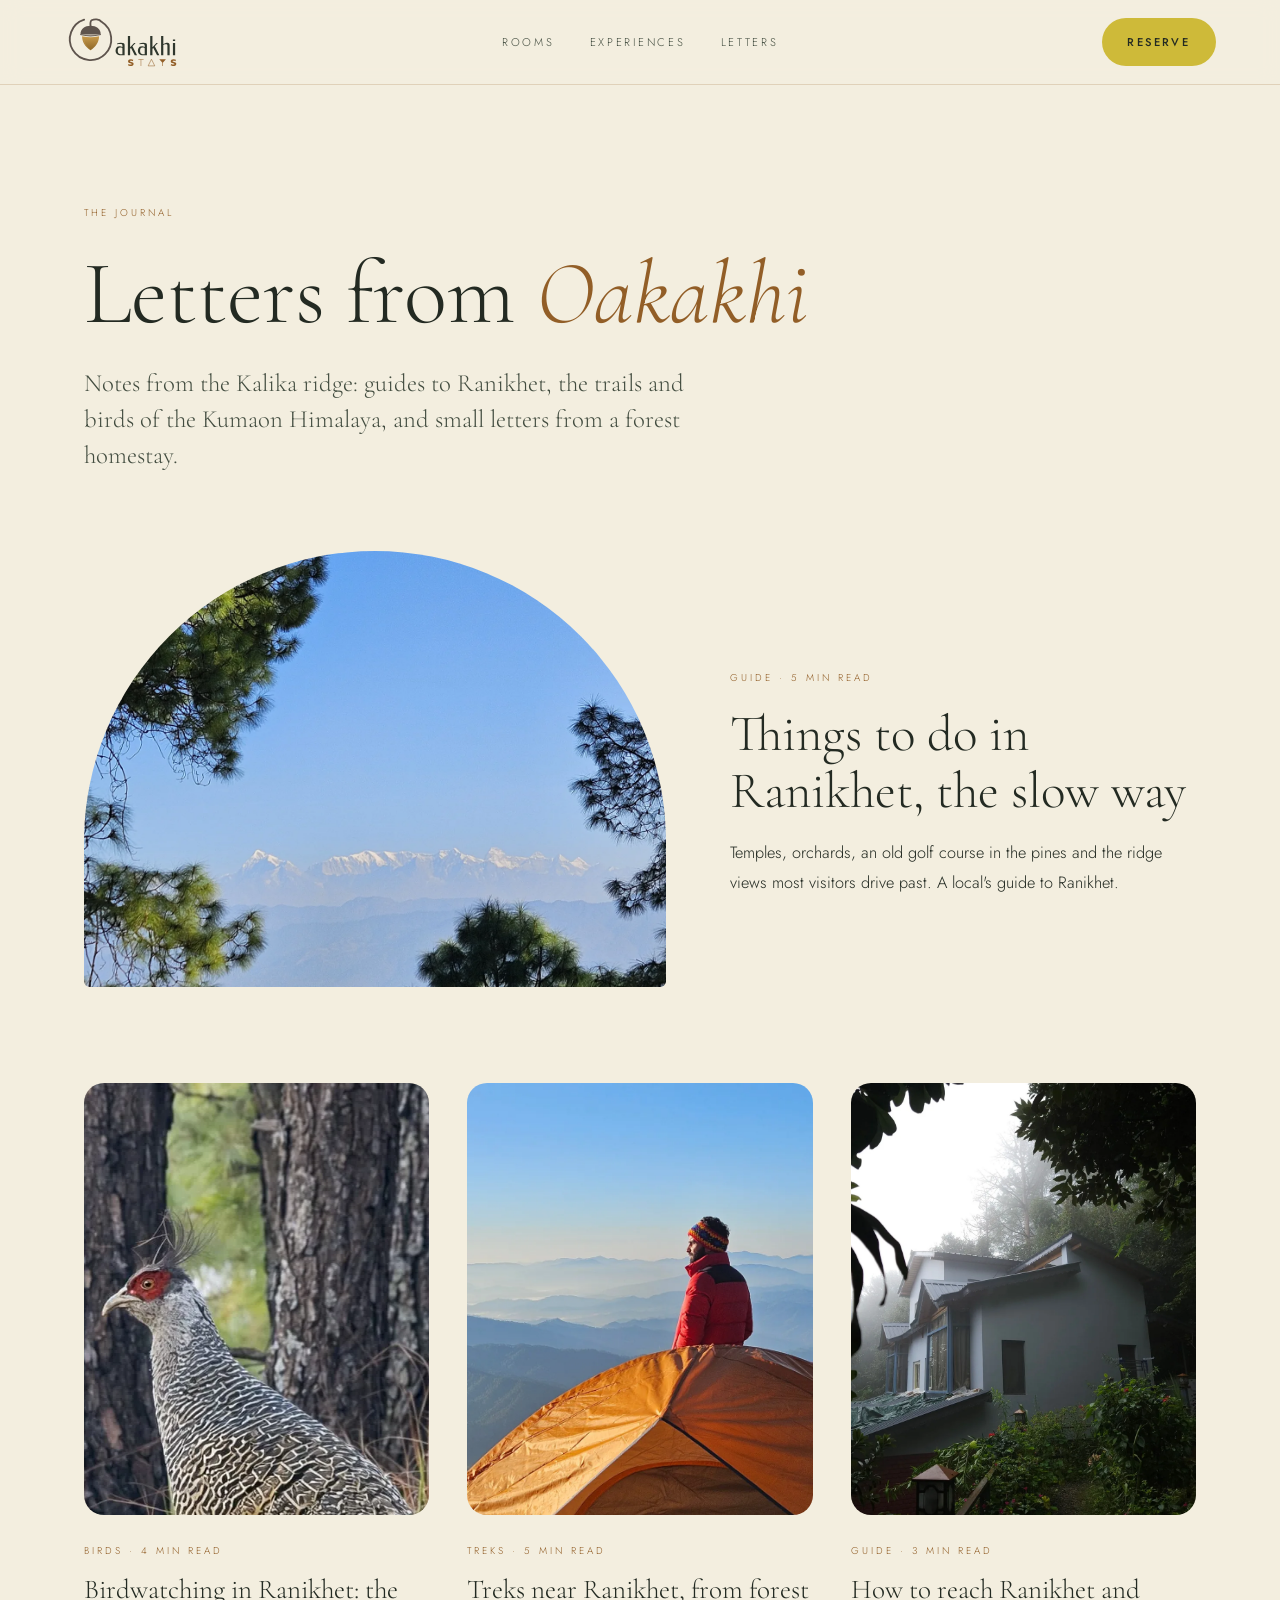
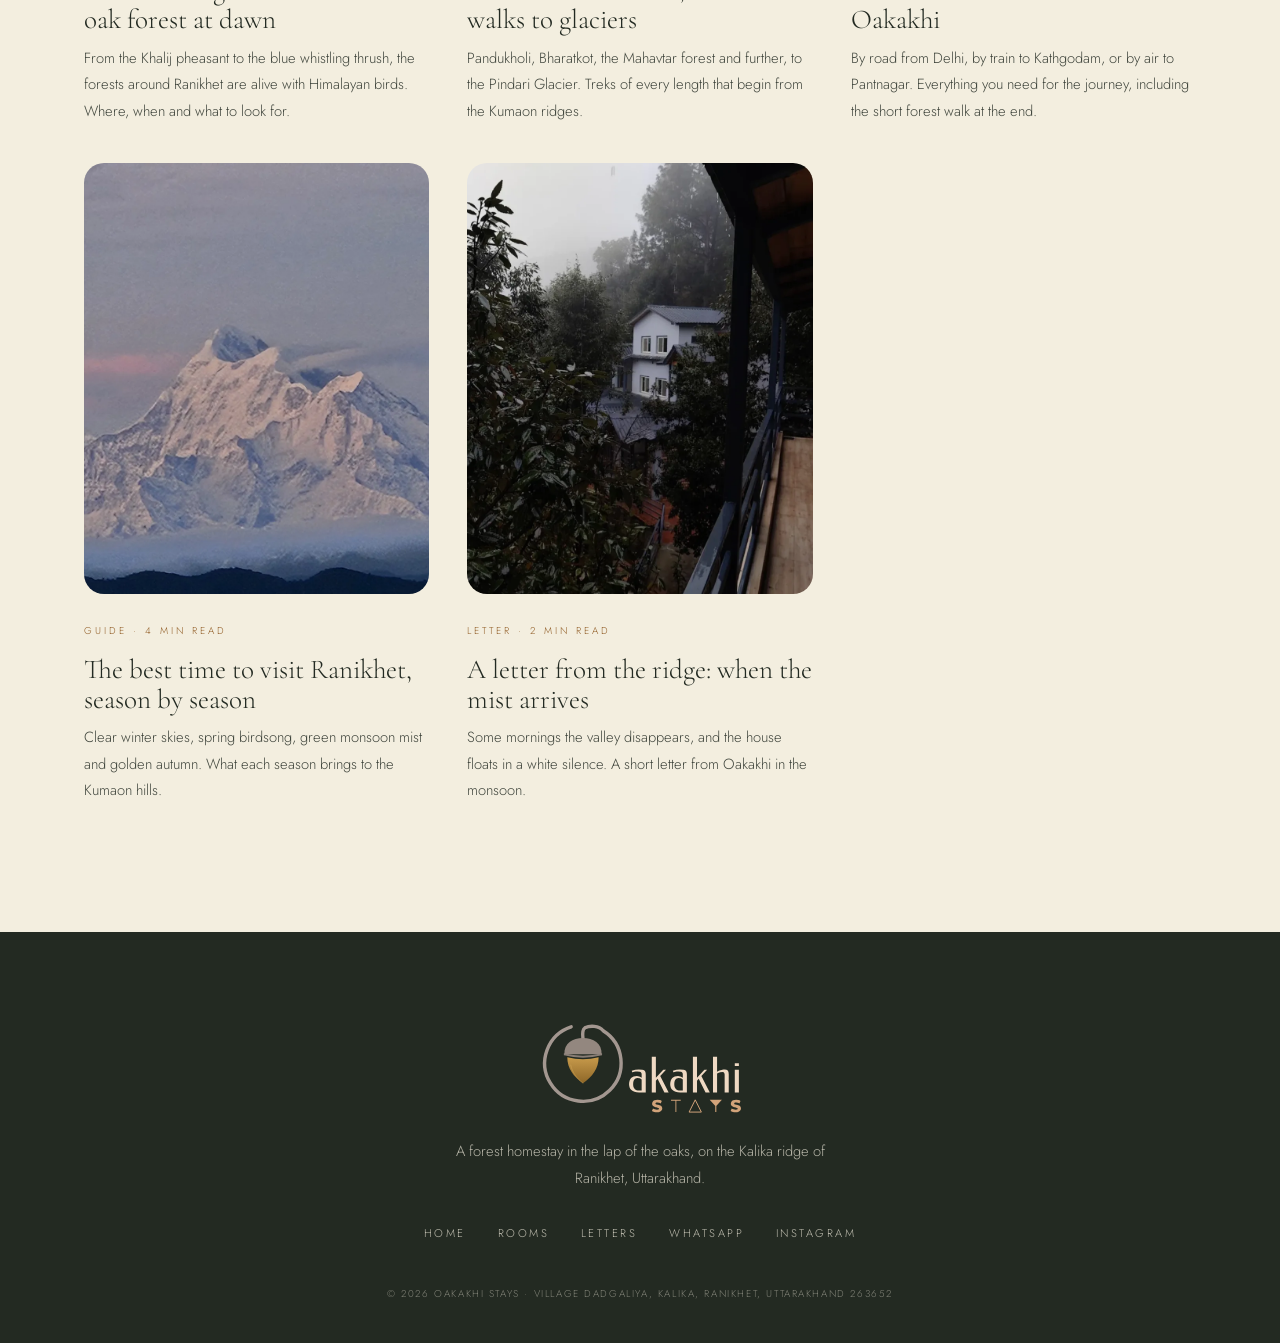
<file: letters/index.html>
<!DOCTYPE html>
<html lang="en">
<head>
<meta charset="UTF-8">
<meta name="viewport" content="width=device-width, initial-scale=1.0">
<title>Letters from Oakakhi · Ranikhet Travel Guides, Treks and Birdwatching</title>
<meta name="description" content="Guides, letters and photographs from Oakakhi Stays in Ranikhet: things to do, treks, birdwatching and the seasons of the Kumaon Himalaya.">
<meta name="theme-color" content="#2F372D">
<link rel="canonical" href="https://oakakhistays.com/letters/">
<meta property="og:type" content="article">
<meta property="og:title" content="Letters from Oakakhi · Ranikhet Travel Guides, Treks and Birdwatching">
<meta property="og:description" content="Guides, letters and photographs from Oakakhi Stays in Ranikhet: things to do, treks, birdwatching and the seasons of the Kumaon Himalaya.">
<meta property="og:image" content="https://oakakhistays.com/assets/img/expw-sightseeing.webp">
<meta property="og:url" content="https://oakakhistays.com/letters/">
<meta name="twitter:card" content="summary_large_image">
<link rel="icon" type="image/svg+xml" href="/assets/brand/favicon.svg">
<link rel="apple-touch-icon" href="/assets/brand/apple-touch-icon.png">
<link rel="alternate" type="application/rss+xml" title="Letters from Oakakhi" href="/letters/feed.xml">
<link rel="preconnect" href="https://fonts.googleapis.com"><link rel="preconnect" href="https://fonts.gstatic.com" crossorigin><link href="https://fonts.googleapis.com/css2?family=Cormorant+Garamond:ital,wght@0,300;0,400;0,500;1,300;1,400&family=Jost:wght@300;400;500&display=swap" rel="stylesheet">
<link rel="stylesheet" href="/assets/css/letters.css">
<script type="application/ld+json">{"@context": "https://schema.org", "@type": "Blog", "name": "Letters from Oakakhi", "url": "https://oakakhistays.com/letters/", "description": "Guides, letters and photographs from Oakakhi Stays in Ranikhet: things to do, treks, birdwatching and the seasons of the Kumaon Himalaya.", "publisher": {"@type": "Organization", "name": "Oakakhi Stays", "url": "https://oakakhistays.com/"}, "blogPost": [{"@type": "BlogPosting", "headline": "Things to do in Ranikhet, the slow way", "url": "https://oakakhistays.com/letters/things-to-do-in-ranikhet/", "datePublished": "2026-11-03"}, {"@type": "BlogPosting", "headline": "Birdwatching in Ranikhet: the oak forest at dawn", "url": "https://oakakhistays.com/letters/birdwatching-in-ranikhet/", "datePublished": "2026-11-03"}, {"@type": "BlogPosting", "headline": "Treks near Ranikhet, from forest walks to glaciers", "url": "https://oakakhistays.com/letters/treks-near-ranikhet/", "datePublished": "2026-11-03"}, {"@type": "BlogPosting", "headline": "How to reach Ranikhet and Oakakhi", "url": "https://oakakhistays.com/letters/how-to-reach-ranikhet-oakakhi/", "datePublished": "2026-11-03"}, {"@type": "BlogPosting", "headline": "The best time to visit Ranikhet, season by season", "url": "https://oakakhistays.com/letters/best-time-to-visit-ranikhet/", "datePublished": "2026-11-03"}, {"@type": "BlogPosting", "headline": "A letter from the ridge: when the mist arrives", "url": "https://oakakhistays.com/letters/a-letter-from-the-ridge-monsoon-mist/", "datePublished": "2026-11-03"}]}</script>
</head>
<body>
<header class="lt-nav">
  <a href="/" class="lt-logo" aria-label="Oakakhi Stays, home"><img src="/assets/brand/oakakhi-logo-dark.svg" alt="Oakakhi Stays" width="170" height="64"></a>
  <nav aria-label="Main"><a href="/#rooms">Rooms</a><a href="/#experiences">Experiences</a><a href="/letters/">Letters</a></nav>
  <a class="lt-btn" href="https://wa.me/919870213163?text=Hello%20Nishant%2C%20I%20would%20like%20to%20reserve%20a%20stay%20at%20Oakakhi." target="_blank" rel="noopener">Reserve</a>
</header>

<main class="lt-index">
  <header class="lt-index-head reveal">
    <span class="lt-tag">The Journal</span>
    <h1>Letters from <em>Oakakhi</em></h1>
    <p class="lt-dek">Notes from the Kalika ridge: guides to Ranikhet, the trails and birds of the Kumaon Himalaya, and small letters from a forest homestay.</p>
  </header>
  <a class="lt-feature reveal" href="/letters/things-to-do-in-ranikhet/">
      <div class="lt-card-img"><img src="/assets/img/expw-sightseeing.webp" alt="The Himalaya seen between pines above Ranikhet" loading="lazy"></div>
      <div class="lt-card-body"><span class="lt-tag">Guide · 5 min read</span><h3>Things to do in Ranikhet, the slow way</h3><p>Temples, orchards, an old golf course in the pines and the ridge views most visitors drive past. A local&#x27;s guide to Ranikhet.</p></div>
    </a>
  <div class="lt-grid"><a class="lt-card reveal" href="/letters/birdwatching-in-ranikhet/">
      <div class="lt-card-img"><img src="/assets/img/expw-birdwatching.webp" alt="A Khalij pheasant among the pines near Oakakhi" loading="lazy"></div>
      <div class="lt-card-body"><span class="lt-tag">Birds · 4 min read</span><h3>Birdwatching in Ranikhet: the oak forest at dawn</h3><p>From the Khalij pheasant to the blue whistling thrush, the forests around Ranikhet are alive with Himalayan birds. Where, when and what to look for.</p></div>
    </a><a class="lt-card reveal" href="/letters/treks-near-ranikhet/">
      <div class="lt-card-img"><img src="/assets/img/nishant-camp.webp" alt="A trekker at camp above a sea of Kumaon hills at first light" loading="lazy"></div>
      <div class="lt-card-body"><span class="lt-tag">Treks · 5 min read</span><h3>Treks near Ranikhet, from forest walks to glaciers</h3><p>Pandukholi, Bharatkot, the Mahavtar forest and further, to the Pindari Glacier. Treks of every length that begin from the Kumaon ridges.</p></div>
    </a><a class="lt-card reveal" href="/letters/how-to-reach-ranikhet-oakakhi/">
      <div class="lt-card-img"><img src="/assets/img/mist-house.webp" alt="Oakakhi among the trees in monsoon mist" loading="lazy"></div>
      <div class="lt-card-body"><span class="lt-tag">Guide · 3 min read</span><h3>How to reach Ranikhet and Oakakhi</h3><p>By road from Delhi, by train to Kathgodam, or by air to Pantnagar. Everything you need for the journey, including the short forest walk at the end.</p></div>
    </a><a class="lt-card reveal" href="/letters/best-time-to-visit-ranikhet/">
      <div class="lt-card-img"><img src="/assets/img/band.webp" alt="Trishul glowing rose at dusk, seen from Ranikhet" loading="lazy"></div>
      <div class="lt-card-body"><span class="lt-tag">Guide · 4 min read</span><h3>The best time to visit Ranikhet, season by season</h3><p>Clear winter skies, spring birdsong, green monsoon mist and golden autumn. What each season brings to the Kumaon hills.</p></div>
    </a><a class="lt-card reveal" href="/letters/a-letter-from-the-ridge-monsoon-mist/">
      <div class="lt-card-img"><img src="/assets/img/mist-balcony.webp" alt="Rain and mist over Oakakhi, seen from the balcony" loading="lazy"></div>
      <div class="lt-card-body"><span class="lt-tag">Letter · 2 min read</span><h3>A letter from the ridge: when the mist arrives</h3><p>Some mornings the valley disappears, and the house floats in a white silence. A short letter from Oakakhi in the monsoon.</p></div>
    </a></div>
</main>

<footer class="lt-foot">
  <img src="/assets/brand/oakakhi-logo-light.svg" alt="Oakakhi Stays" width="220" height="84" loading="lazy">
  <p>A forest homestay in the lap of the oaks, on the Kalika ridge of Ranikhet, Uttarakhand.</p>
  <div class="lt-foot-links"><a href="/">Home</a><a href="/#rooms">Rooms</a><a href="/letters/">Letters</a><a href="https://wa.me/919870213163?text=" target="_blank" rel="noopener">WhatsApp</a><a href="https://www.instagram.com/Oakakhi_stays" target="_blank" rel="noopener">Instagram</a></div>
  <small>© 2026 Oakakhi Stays · Village Dadgaliya, Kalika, Ranikhet, Uttarakhand 263652</small>
</footer>
<script>
(function(){var io=new IntersectionObserver(function(es){es.forEach(function(e){if(e.isIntersecting){e.target.classList.add('visible');io.unobserve(e.target)}})},{threshold:.1});document.querySelectorAll('.reveal').forEach(function(el){io.observe(el)})})();
</script>
</body>
</html>
</file>
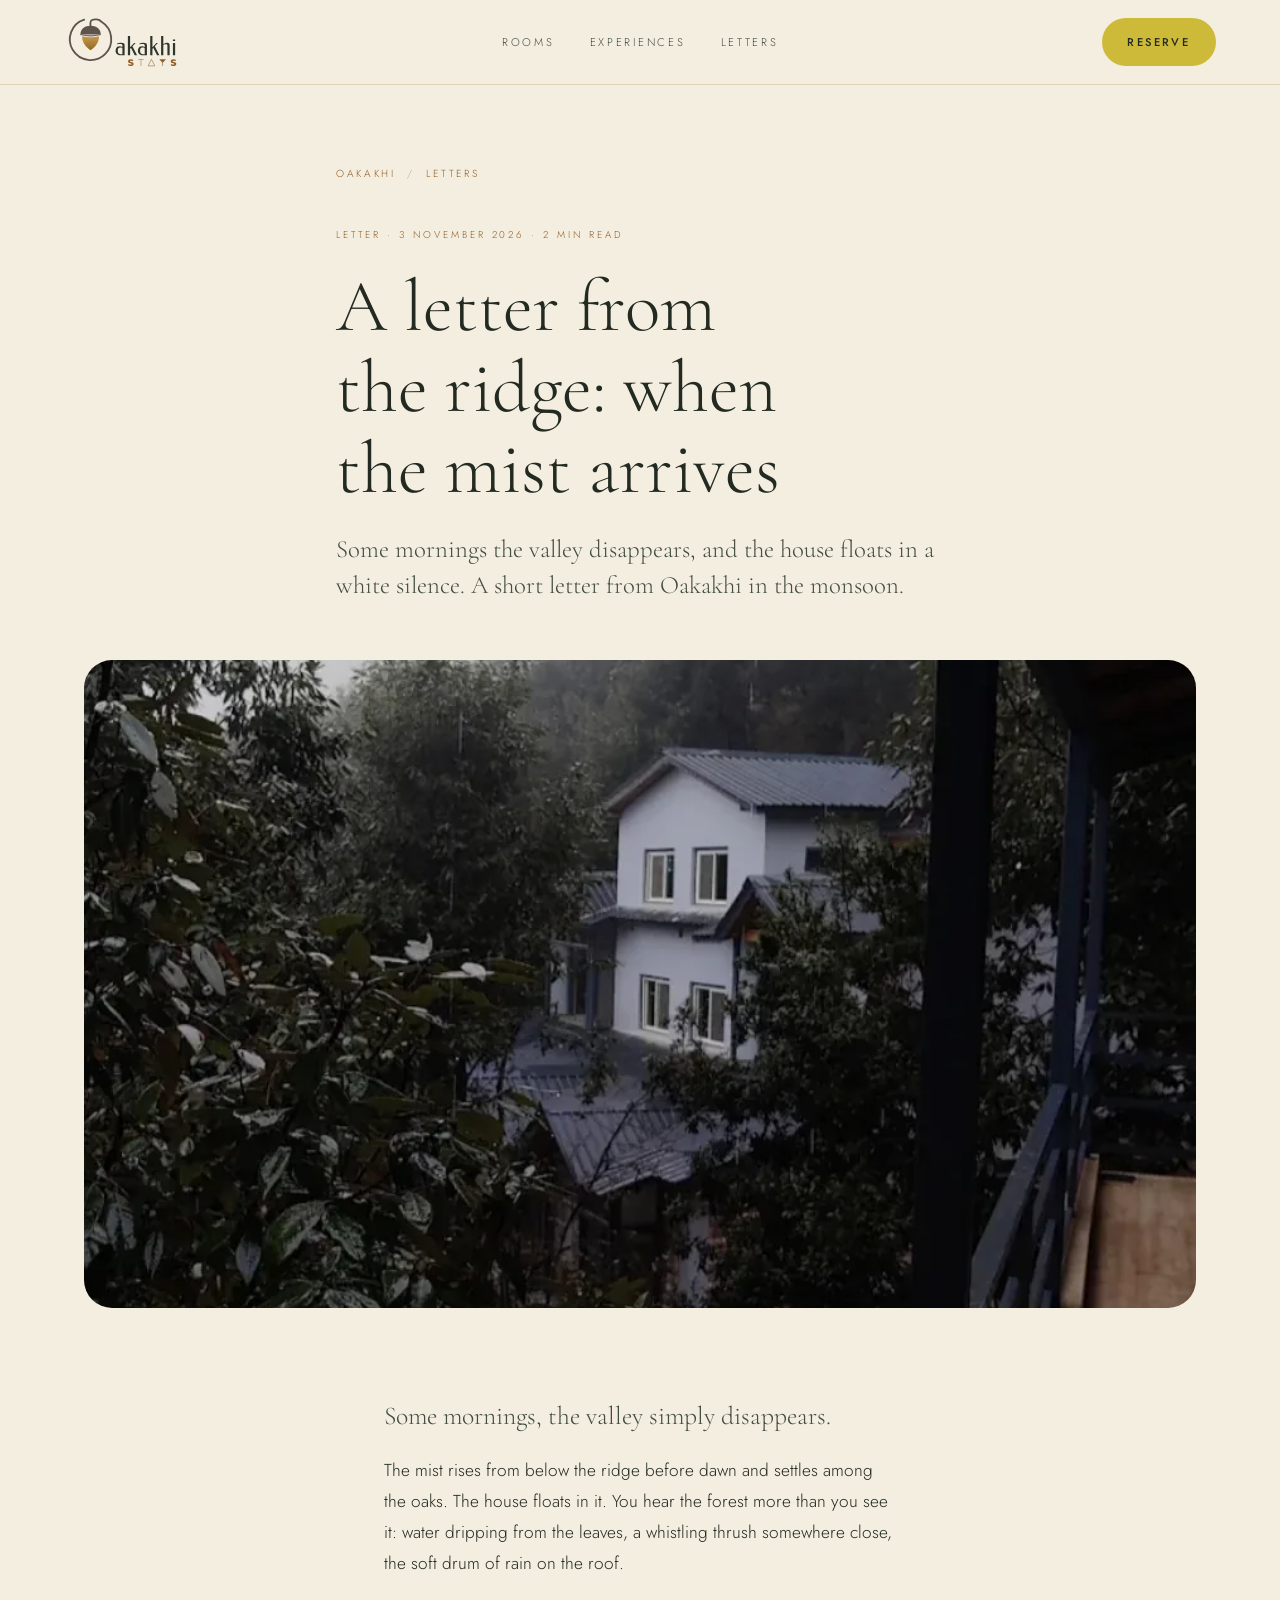
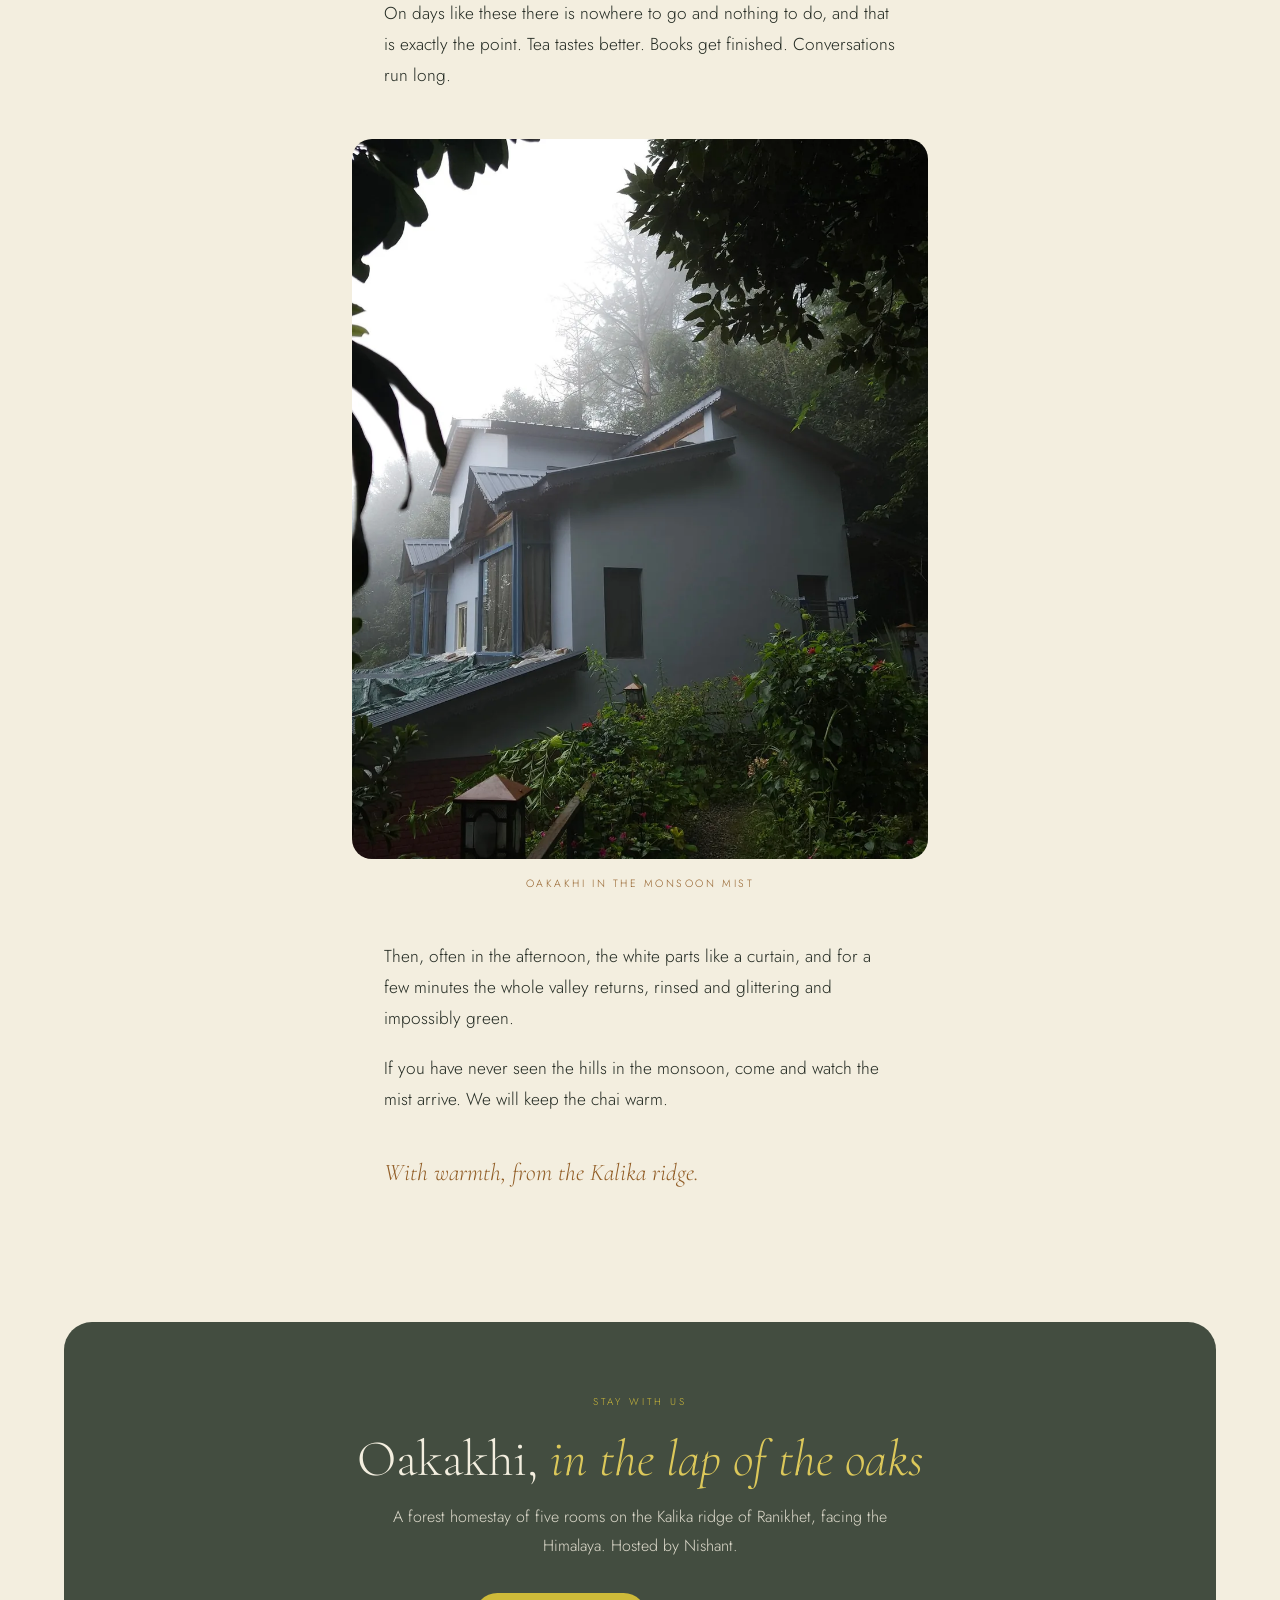
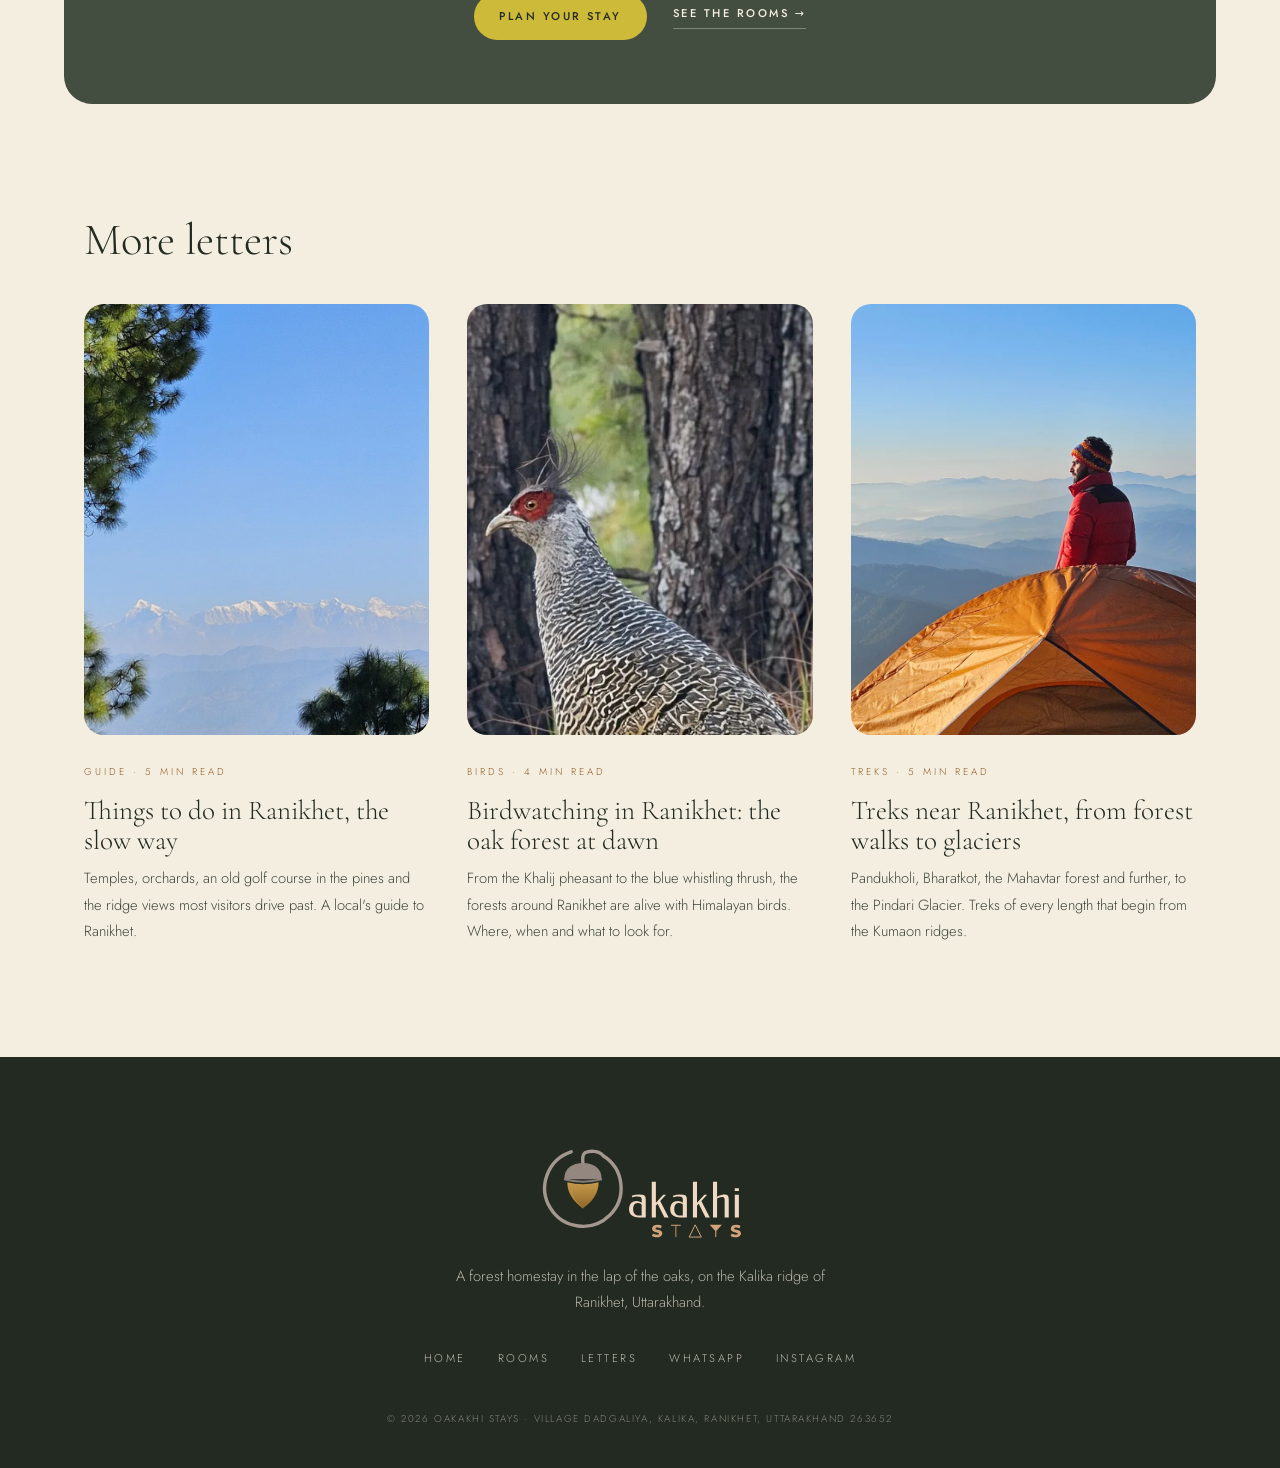
<file: letters/a-letter-from-the-ridge-monsoon-mist/index.html>
<!DOCTYPE html>
<html lang="en">
<head>
<meta charset="UTF-8">
<meta name="viewport" content="width=device-width, initial-scale=1.0">
<title>A letter from the ridge: when the mist arrives · Letters from Oakakhi</title>
<meta name="description" content="A letter from Oakakhi Stays in Ranikhet: monsoon mist in the oak forest, rain on the roof and slow days at a Kumaon homestay.">
<meta name="theme-color" content="#2F372D">
<link rel="canonical" href="https://oakakhistays.com/letters/a-letter-from-the-ridge-monsoon-mist/">
<meta property="og:type" content="article">
<meta property="og:title" content="A letter from the ridge: when the mist arrives · Letters from Oakakhi">
<meta property="og:description" content="A letter from Oakakhi Stays in Ranikhet: monsoon mist in the oak forest, rain on the roof and slow days at a Kumaon homestay.">
<meta property="og:image" content="https://oakakhistays.com/assets/img/mist-balcony.webp">
<meta property="og:url" content="https://oakakhistays.com/letters/a-letter-from-the-ridge-monsoon-mist/">
<meta name="twitter:card" content="summary_large_image">
<link rel="icon" type="image/svg+xml" href="/assets/brand/favicon.svg">
<link rel="apple-touch-icon" href="/assets/brand/apple-touch-icon.png">
<link rel="alternate" type="application/rss+xml" title="Letters from Oakakhi" href="/letters/feed.xml">
<link rel="preconnect" href="https://fonts.googleapis.com"><link rel="preconnect" href="https://fonts.gstatic.com" crossorigin><link href="https://fonts.googleapis.com/css2?family=Cormorant+Garamond:ital,wght@0,300;0,400;0,500;1,300;1,400&family=Jost:wght@300;400;500&display=swap" rel="stylesheet">
<link rel="stylesheet" href="/assets/css/letters.css">
<script type="application/ld+json">{"@context": "https://schema.org", "@graph": [{"@type": "BlogPosting", "headline": "A letter from the ridge: when the mist arrives", "description": "A letter from Oakakhi Stays in Ranikhet: monsoon mist in the oak forest, rain on the roof and slow days at a Kumaon homestay.", "image": "https://oakakhistays.com/assets/img/mist-balcony.webp", "datePublished": "2026-11-03", "dateModified": "2026-11-03", "mainEntityOfPage": "https://oakakhistays.com/letters/a-letter-from-the-ridge-monsoon-mist/", "inLanguage": "en", "author": {"@type": "Organization", "name": "Oakakhi Stays", "url": "https://oakakhistays.com/"}, "publisher": {"@type": "Organization", "name": "Oakakhi Stays", "logo": {"@type": "ImageObject", "url": "https://oakakhistays.com/assets/brand/oakakhi-logo-dark.png"}}, "about": {"@type": "Place", "name": "Ranikhet, Uttarakhand"}}, {"@type": "BreadcrumbList", "itemListElement": [{"@type": "ListItem", "position": 1, "name": "Oakakhi Stays", "item": "https://oakakhistays.com/"}, {"@type": "ListItem", "position": 2, "name": "Letters from Oakakhi", "item": "https://oakakhistays.com/letters/"}, {"@type": "ListItem", "position": 3, "name": "A letter from the ridge: when the mist arrives", "item": "https://oakakhistays.com/letters/a-letter-from-the-ridge-monsoon-mist/"}]}]}</script>
</head>
<body>
<header class="lt-nav">
  <a href="/" class="lt-logo" aria-label="Oakakhi Stays, home"><img src="/assets/brand/oakakhi-logo-dark.svg" alt="Oakakhi Stays" width="170" height="64"></a>
  <nav aria-label="Main"><a href="/#rooms">Rooms</a><a href="/#experiences">Experiences</a><a href="/letters/">Letters</a></nav>
  <a class="lt-btn" href="https://wa.me/919870213163?text=Hello%20Nishant%2C%20I%20would%20like%20to%20reserve%20a%20stay%20at%20Oakakhi." target="_blank" rel="noopener">Reserve</a>
</header>

<main class="lt-post">
  <nav class="lt-crumbs" aria-label="Breadcrumb"><a href="/">Oakakhi</a><span>/</span><a href="/letters/">Letters</a></nav>
  <header class="lt-post-head">
    <span class="lt-tag">Letter · 3 November 2026 · 2 min read</span>
    <h1>A letter from the ridge: when the mist arrives</h1>
    <p class="lt-dek">Some mornings the valley disappears, and the house floats in a white silence. A short letter from Oakakhi in the monsoon.</p>
  </header>
  <figure class="lt-hero"><img src="/assets/img/mist-balcony.webp" alt="Rain and mist over Oakakhi, seen from the balcony"></figure>
  <article class="lt-body">

<p>Some mornings, the valley simply disappears.</p>
<p>The mist rises from below the ridge before dawn and settles among the oaks. The house floats in it. You hear the forest more than you see it: water dripping from the leaves, a whistling thrush somewhere close, the soft drum of rain on the roof.</p>
<p>On days like these there is nowhere to go and nothing to do, and that is exactly the point. Tea tastes better. Books get finished. Conversations run long.</p>

<figure><img src="/assets/img/mist-house.webp" alt="Oakakhi wrapped in monsoon mist among the trees" loading="lazy"><figcaption>Oakakhi in the monsoon mist</figcaption></figure>

<p>Then, often in the afternoon, the white parts like a curtain, and for a few minutes the whole valley returns, rinsed and glittering and impossibly green.</p>
<p>If you have never seen the hills in the monsoon, come and watch the mist arrive. We will keep the chai warm.</p>
<p class="signoff">With warmth, from the Kalika ridge.</p>


  </article>
  <aside class="lt-stay">
    <span class="lt-tag">Stay with us</span>
    <h2>Oakakhi, <em>in the lap of the oaks</em></h2>
    <p>A forest homestay of five rooms on the Kalika ridge of Ranikhet, facing the Himalaya. Hosted by Nishant.</p>
    <div class="lt-stay-ctas"><a class="lt-btn" href="https://wa.me/919870213163?text=Hello%20Nishant%2C%20I%20read%20your%20letter%20and%20would%20like%20to%20plan%20a%20stay%20at%20Oakakhi." target="_blank" rel="noopener">Plan your stay</a><a class="lt-link" href="/#rooms">See the rooms →</a></div>
  </aside>
  <section class="lt-more">
    <h2>More letters</h2>
    <div class="lt-grid"><a class="lt-card reveal" href="/letters/things-to-do-in-ranikhet/">
      <div class="lt-card-img"><img src="/assets/img/expw-sightseeing.webp" alt="The Himalaya seen between pines above Ranikhet" loading="lazy"></div>
      <div class="lt-card-body"><span class="lt-tag">Guide · 5 min read</span><h3>Things to do in Ranikhet, the slow way</h3><p>Temples, orchards, an old golf course in the pines and the ridge views most visitors drive past. A local&#x27;s guide to Ranikhet.</p></div>
    </a><a class="lt-card reveal" href="/letters/birdwatching-in-ranikhet/">
      <div class="lt-card-img"><img src="/assets/img/expw-birdwatching.webp" alt="A Khalij pheasant among the pines near Oakakhi" loading="lazy"></div>
      <div class="lt-card-body"><span class="lt-tag">Birds · 4 min read</span><h3>Birdwatching in Ranikhet: the oak forest at dawn</h3><p>From the Khalij pheasant to the blue whistling thrush, the forests around Ranikhet are alive with Himalayan birds. Where, when and what to look for.</p></div>
    </a><a class="lt-card reveal" href="/letters/treks-near-ranikhet/">
      <div class="lt-card-img"><img src="/assets/img/nishant-camp.webp" alt="A trekker at camp above a sea of Kumaon hills at first light" loading="lazy"></div>
      <div class="lt-card-body"><span class="lt-tag">Treks · 5 min read</span><h3>Treks near Ranikhet, from forest walks to glaciers</h3><p>Pandukholi, Bharatkot, the Mahavtar forest and further, to the Pindari Glacier. Treks of every length that begin from the Kumaon ridges.</p></div>
    </a></div>
  </section>
</main>

<footer class="lt-foot">
  <img src="/assets/brand/oakakhi-logo-light.svg" alt="Oakakhi Stays" width="220" height="84" loading="lazy">
  <p>A forest homestay in the lap of the oaks, on the Kalika ridge of Ranikhet, Uttarakhand.</p>
  <div class="lt-foot-links"><a href="/">Home</a><a href="/#rooms">Rooms</a><a href="/letters/">Letters</a><a href="https://wa.me/919870213163?text=" target="_blank" rel="noopener">WhatsApp</a><a href="https://www.instagram.com/Oakakhi_stays" target="_blank" rel="noopener">Instagram</a></div>
  <small>© 2026 Oakakhi Stays · Village Dadgaliya, Kalika, Ranikhet, Uttarakhand 263652</small>
</footer>
<script>
(function(){var io=new IntersectionObserver(function(es){es.forEach(function(e){if(e.isIntersecting){e.target.classList.add('visible');io.unobserve(e.target)}})},{threshold:.1});document.querySelectorAll('.reveal').forEach(function(el){io.observe(el)})})();
</script>
</body>
</html>
</file>
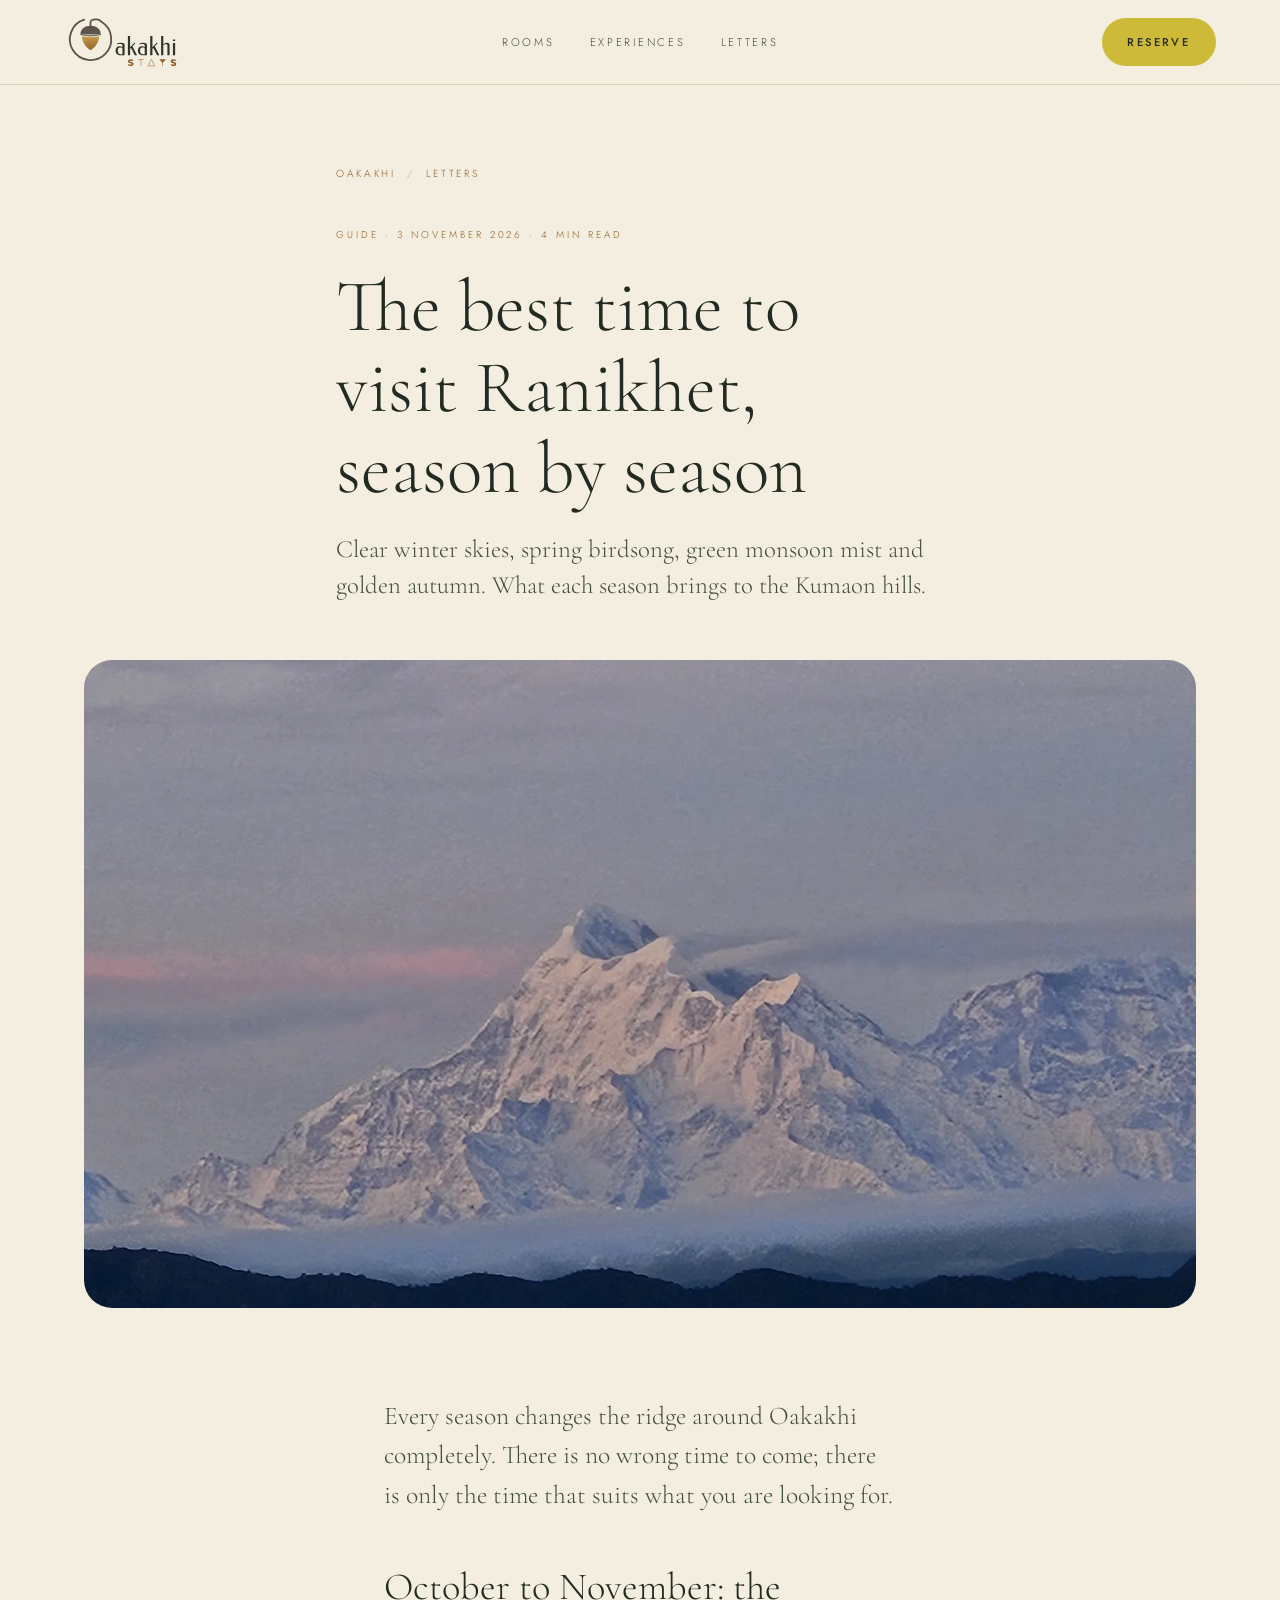
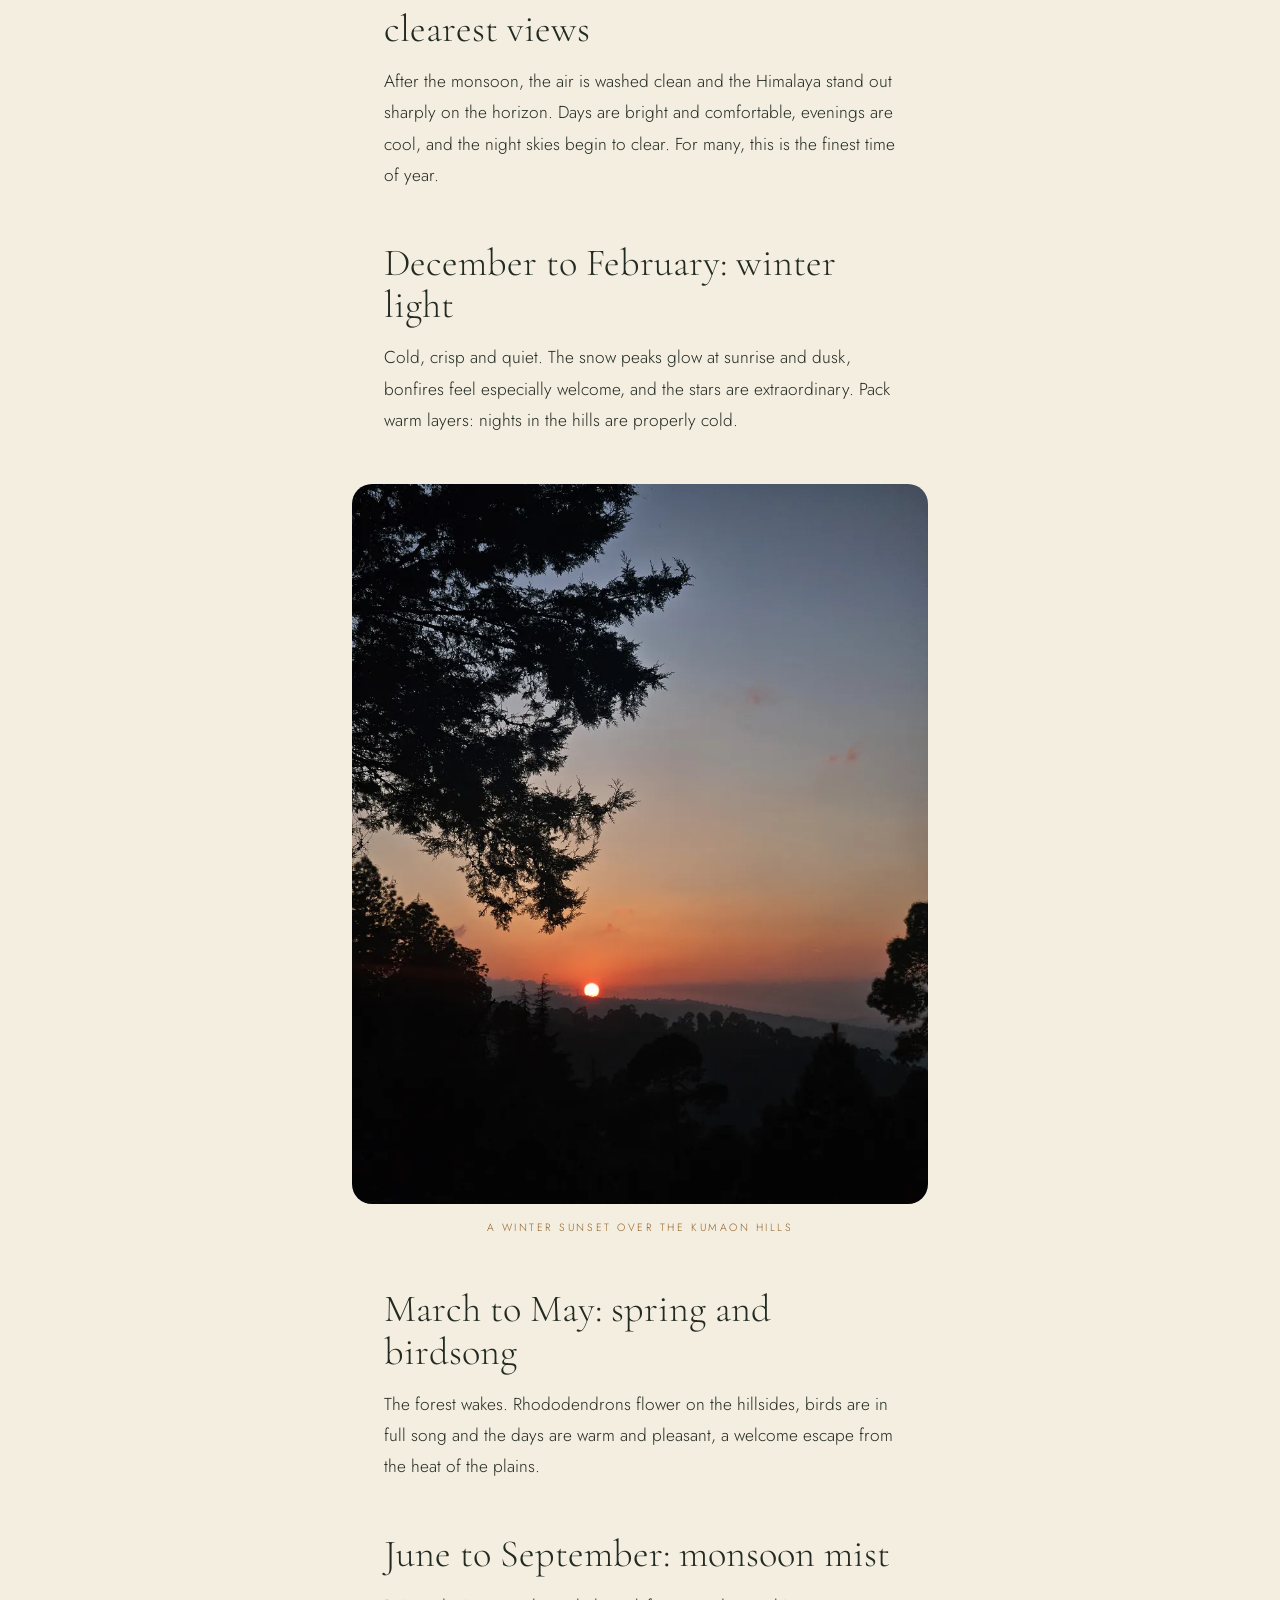
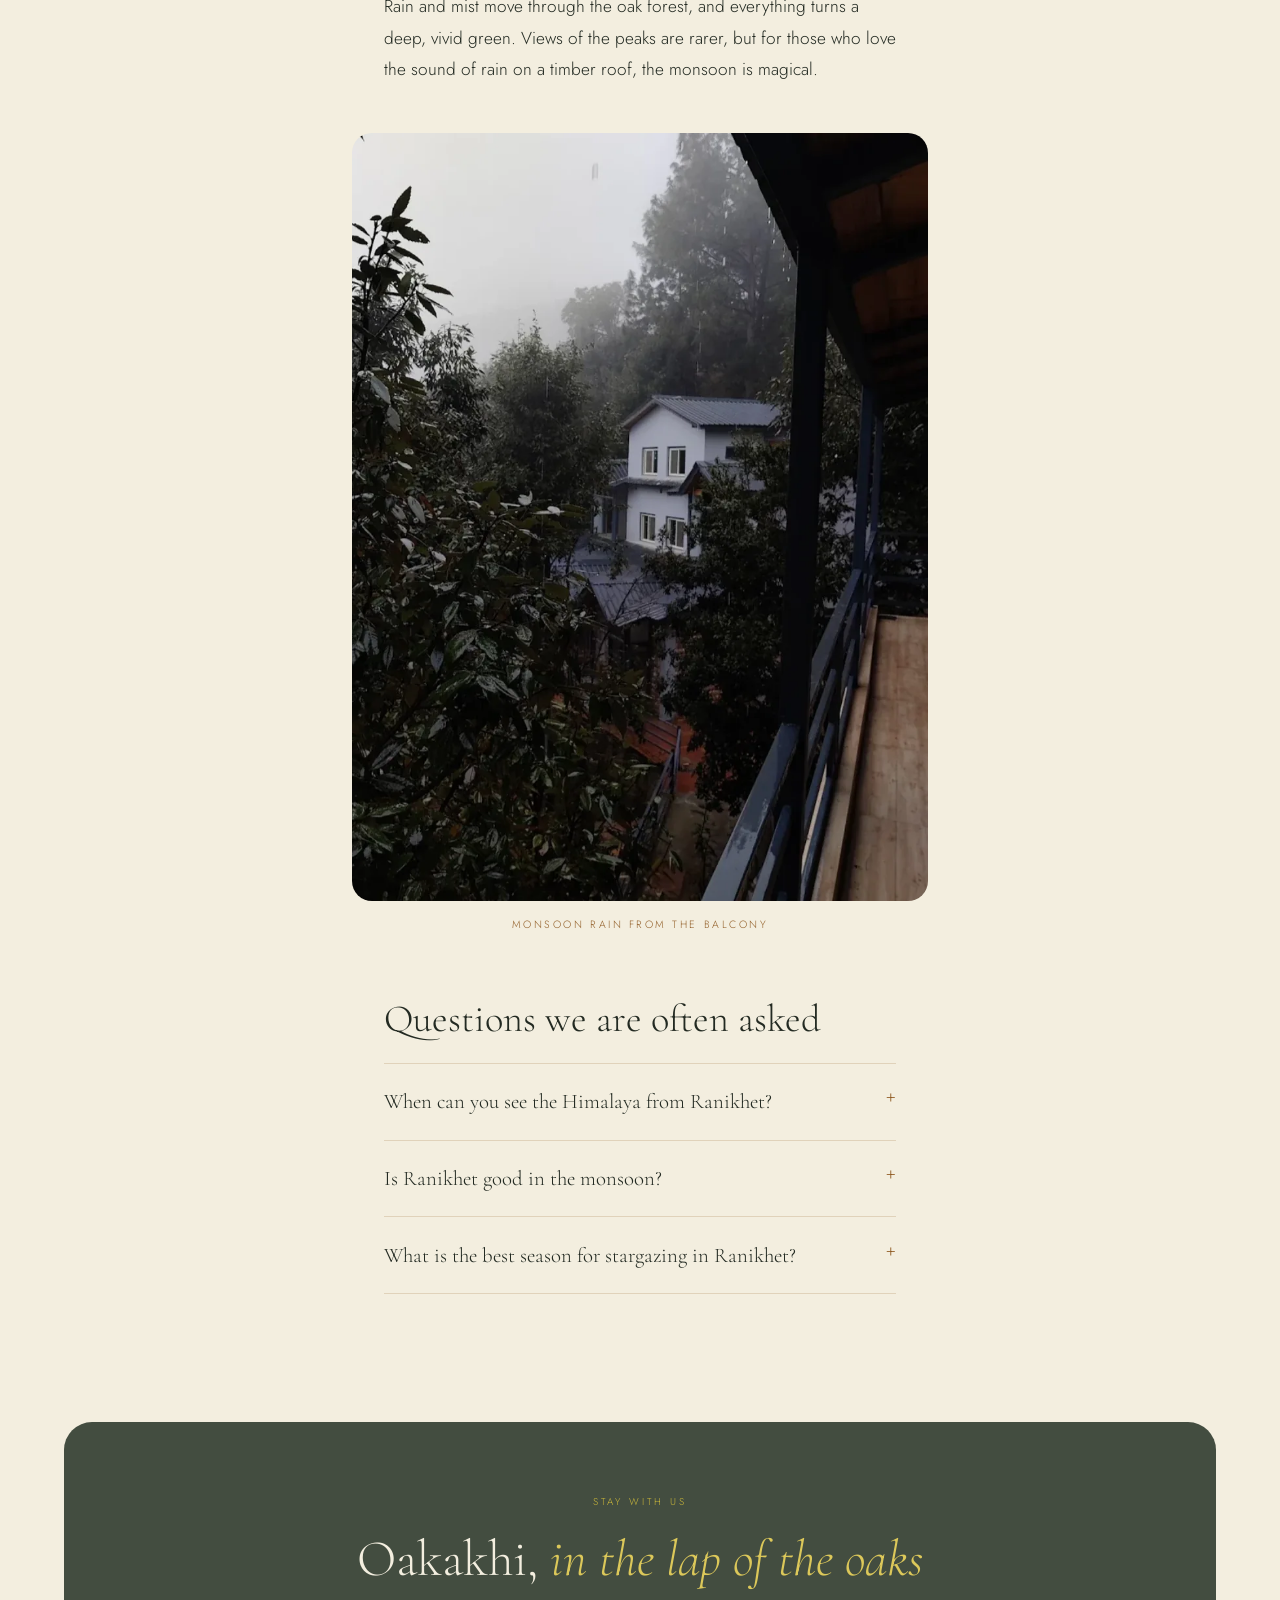
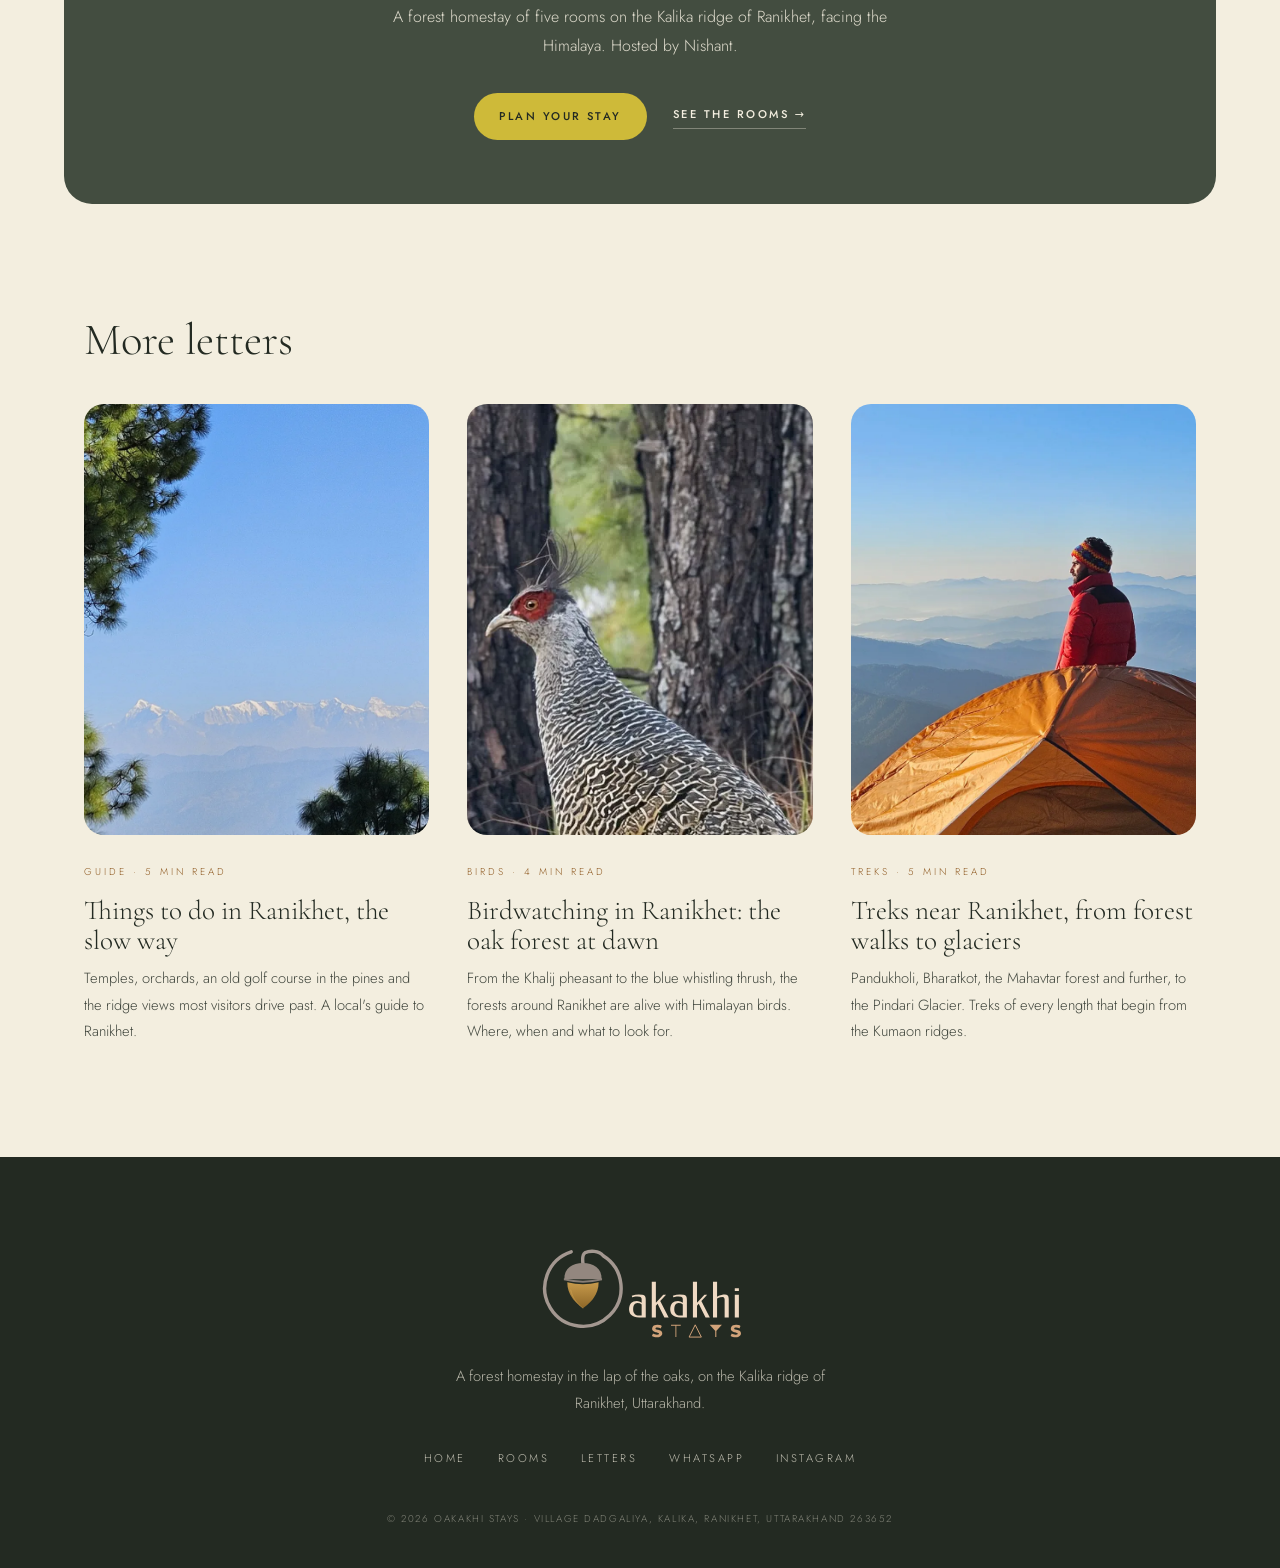
<file: letters/best-time-to-visit-ranikhet/index.html>
<!DOCTYPE html>
<html lang="en">
<head>
<meta charset="UTF-8">
<meta name="viewport" content="width=device-width, initial-scale=1.0">
<title>The best time to visit Ranikhet, season by season · Letters from Oakakhi</title>
<meta name="description" content="When is the best time to visit Ranikhet? A season by season guide to weather, Himalayan views, stargazing, birdwatching and monsoon in Ranikhet, Uttarakhand.">
<meta name="theme-color" content="#2F372D">
<link rel="canonical" href="https://oakakhistays.com/letters/best-time-to-visit-ranikhet/">
<meta property="og:type" content="article">
<meta property="og:title" content="The best time to visit Ranikhet, season by season · Letters from Oakakhi">
<meta property="og:description" content="When is the best time to visit Ranikhet? A season by season guide to weather, Himalayan views, stargazing, birdwatching and monsoon in Ranikhet, Uttarakhand.">
<meta property="og:image" content="https://oakakhistays.com/assets/img/band.webp">
<meta property="og:url" content="https://oakakhistays.com/letters/best-time-to-visit-ranikhet/">
<meta name="twitter:card" content="summary_large_image">
<link rel="icon" type="image/svg+xml" href="/assets/brand/favicon.svg">
<link rel="apple-touch-icon" href="/assets/brand/apple-touch-icon.png">
<link rel="alternate" type="application/rss+xml" title="Letters from Oakakhi" href="/letters/feed.xml">
<link rel="preconnect" href="https://fonts.googleapis.com"><link rel="preconnect" href="https://fonts.gstatic.com" crossorigin><link href="https://fonts.googleapis.com/css2?family=Cormorant+Garamond:ital,wght@0,300;0,400;0,500;1,300;1,400&family=Jost:wght@300;400;500&display=swap" rel="stylesheet">
<link rel="stylesheet" href="/assets/css/letters.css">
<script type="application/ld+json">{"@context": "https://schema.org", "@graph": [{"@type": "BlogPosting", "headline": "The best time to visit Ranikhet, season by season", "description": "When is the best time to visit Ranikhet? A season by season guide to weather, Himalayan views, stargazing, birdwatching and monsoon in Ranikhet, Uttarakhand.", "image": "https://oakakhistays.com/assets/img/band.webp", "datePublished": "2026-11-03", "dateModified": "2026-11-03", "mainEntityOfPage": "https://oakakhistays.com/letters/best-time-to-visit-ranikhet/", "inLanguage": "en", "author": {"@type": "Organization", "name": "Oakakhi Stays", "url": "https://oakakhistays.com/"}, "publisher": {"@type": "Organization", "name": "Oakakhi Stays", "logo": {"@type": "ImageObject", "url": "https://oakakhistays.com/assets/brand/oakakhi-logo-dark.png"}}, "about": {"@type": "Place", "name": "Ranikhet, Uttarakhand"}}, {"@type": "BreadcrumbList", "itemListElement": [{"@type": "ListItem", "position": 1, "name": "Oakakhi Stays", "item": "https://oakakhistays.com/"}, {"@type": "ListItem", "position": 2, "name": "Letters from Oakakhi", "item": "https://oakakhistays.com/letters/"}, {"@type": "ListItem", "position": 3, "name": "The best time to visit Ranikhet, season by season", "item": "https://oakakhistays.com/letters/best-time-to-visit-ranikhet/"}]}, {"@type": "FAQPage", "mainEntity": [{"@type": "Question", "name": "When can you see the Himalaya from Ranikhet?", "acceptedAnswer": {"@type": "Answer", "text": "The clearest views of the snow peaks usually come from October to March, after the monsoon has washed the air clean."}}, {"@type": "Question", "name": "Is Ranikhet good in the monsoon?", "acceptedAnswer": {"@type": "Answer", "text": "Yes, for those who love mist and green forests. Views of the peaks are rarer, but the oak forest is at its most beautiful."}}, {"@type": "Question", "name": "What is the best season for stargazing in Ranikhet?", "acceptedAnswer": {"@type": "Answer", "text": "October to March offers the clearest night skies."}}]}]}</script>
</head>
<body>
<header class="lt-nav">
  <a href="/" class="lt-logo" aria-label="Oakakhi Stays, home"><img src="/assets/brand/oakakhi-logo-dark.svg" alt="Oakakhi Stays" width="170" height="64"></a>
  <nav aria-label="Main"><a href="/#rooms">Rooms</a><a href="/#experiences">Experiences</a><a href="/letters/">Letters</a></nav>
  <a class="lt-btn" href="https://wa.me/919870213163?text=Hello%20Nishant%2C%20I%20would%20like%20to%20reserve%20a%20stay%20at%20Oakakhi." target="_blank" rel="noopener">Reserve</a>
</header>

<main class="lt-post">
  <nav class="lt-crumbs" aria-label="Breadcrumb"><a href="/">Oakakhi</a><span>/</span><a href="/letters/">Letters</a></nav>
  <header class="lt-post-head">
    <span class="lt-tag">Guide · 3 November 2026 · 4 min read</span>
    <h1>The best time to visit Ranikhet, season by season</h1>
    <p class="lt-dek">Clear winter skies, spring birdsong, green monsoon mist and golden autumn. What each season brings to the Kumaon hills.</p>
  </header>
  <figure class="lt-hero"><img src="/assets/img/band.webp" alt="Trishul glowing rose at dusk, seen from Ranikhet"></figure>
  <article class="lt-body">

<p>Every season changes the ridge around Oakakhi completely. There is no wrong time to come; there is only the time that suits what you are looking for.</p>

<h2>October to November: the clearest views</h2>
<p>After the monsoon, the air is washed clean and the Himalaya stand out sharply on the horizon. Days are bright and comfortable, evenings are cool, and the night skies begin to clear. For many, this is the finest time of year.</p>

<h2>December to February: winter light</h2>
<p>Cold, crisp and quiet. The snow peaks glow at sunrise and dusk, bonfires feel especially welcome, and the stars are extraordinary. Pack warm layers: nights in the hills are properly cold.</p>

<figure><img src="/assets/img/g-sunset.webp" alt="Sunset over the Kumaon hills from Ranikhet" loading="lazy"><figcaption>A winter sunset over the Kumaon hills</figcaption></figure>

<h2>March to May: spring and birdsong</h2>
<p>The forest wakes. Rhododendrons flower on the hillsides, birds are in full song and the days are warm and pleasant, a welcome escape from the heat of the plains.</p>

<h2>June to September: monsoon mist</h2>
<p>Rain and mist move through the oak forest, and everything turns a deep, vivid green. Views of the peaks are rarer, but for those who love the sound of rain on a timber roof, the monsoon is magical.</p>

<figure><img src="/assets/img/mist-balcony.webp" alt="Rain falling over Oakakhi, seen from a timber balcony" loading="lazy"><figcaption>Monsoon rain from the balcony</figcaption></figure>

<section class="lt-faq"><h2>Questions we are often asked</h2><details><summary>When can you see the Himalaya from Ranikhet?</summary><p>The clearest views of the snow peaks usually come from October to March, after the monsoon has washed the air clean.</p></details><details><summary>Is Ranikhet good in the monsoon?</summary><p>Yes, for those who love mist and green forests. Views of the peaks are rarer, but the oak forest is at its most beautiful.</p></details><details><summary>What is the best season for stargazing in Ranikhet?</summary><p>October to March offers the clearest night skies.</p></details></section>
  </article>
  <aside class="lt-stay">
    <span class="lt-tag">Stay with us</span>
    <h2>Oakakhi, <em>in the lap of the oaks</em></h2>
    <p>A forest homestay of five rooms on the Kalika ridge of Ranikhet, facing the Himalaya. Hosted by Nishant.</p>
    <div class="lt-stay-ctas"><a class="lt-btn" href="https://wa.me/919870213163?text=Hello%20Nishant%2C%20I%20read%20your%20letter%20and%20would%20like%20to%20plan%20a%20stay%20at%20Oakakhi." target="_blank" rel="noopener">Plan your stay</a><a class="lt-link" href="/#rooms">See the rooms →</a></div>
  </aside>
  <section class="lt-more">
    <h2>More letters</h2>
    <div class="lt-grid"><a class="lt-card reveal" href="/letters/things-to-do-in-ranikhet/">
      <div class="lt-card-img"><img src="/assets/img/expw-sightseeing.webp" alt="The Himalaya seen between pines above Ranikhet" loading="lazy"></div>
      <div class="lt-card-body"><span class="lt-tag">Guide · 5 min read</span><h3>Things to do in Ranikhet, the slow way</h3><p>Temples, orchards, an old golf course in the pines and the ridge views most visitors drive past. A local&#x27;s guide to Ranikhet.</p></div>
    </a><a class="lt-card reveal" href="/letters/birdwatching-in-ranikhet/">
      <div class="lt-card-img"><img src="/assets/img/expw-birdwatching.webp" alt="A Khalij pheasant among the pines near Oakakhi" loading="lazy"></div>
      <div class="lt-card-body"><span class="lt-tag">Birds · 4 min read</span><h3>Birdwatching in Ranikhet: the oak forest at dawn</h3><p>From the Khalij pheasant to the blue whistling thrush, the forests around Ranikhet are alive with Himalayan birds. Where, when and what to look for.</p></div>
    </a><a class="lt-card reveal" href="/letters/treks-near-ranikhet/">
      <div class="lt-card-img"><img src="/assets/img/nishant-camp.webp" alt="A trekker at camp above a sea of Kumaon hills at first light" loading="lazy"></div>
      <div class="lt-card-body"><span class="lt-tag">Treks · 5 min read</span><h3>Treks near Ranikhet, from forest walks to glaciers</h3><p>Pandukholi, Bharatkot, the Mahavtar forest and further, to the Pindari Glacier. Treks of every length that begin from the Kumaon ridges.</p></div>
    </a></div>
  </section>
</main>

<footer class="lt-foot">
  <img src="/assets/brand/oakakhi-logo-light.svg" alt="Oakakhi Stays" width="220" height="84" loading="lazy">
  <p>A forest homestay in the lap of the oaks, on the Kalika ridge of Ranikhet, Uttarakhand.</p>
  <div class="lt-foot-links"><a href="/">Home</a><a href="/#rooms">Rooms</a><a href="/letters/">Letters</a><a href="https://wa.me/919870213163?text=" target="_blank" rel="noopener">WhatsApp</a><a href="https://www.instagram.com/Oakakhi_stays" target="_blank" rel="noopener">Instagram</a></div>
  <small>© 2026 Oakakhi Stays · Village Dadgaliya, Kalika, Ranikhet, Uttarakhand 263652</small>
</footer>
<script>
(function(){var io=new IntersectionObserver(function(es){es.forEach(function(e){if(e.isIntersecting){e.target.classList.add('visible');io.unobserve(e.target)}})},{threshold:.1});document.querySelectorAll('.reveal').forEach(function(el){io.observe(el)})})();
</script>
</body>
</html>
</file>
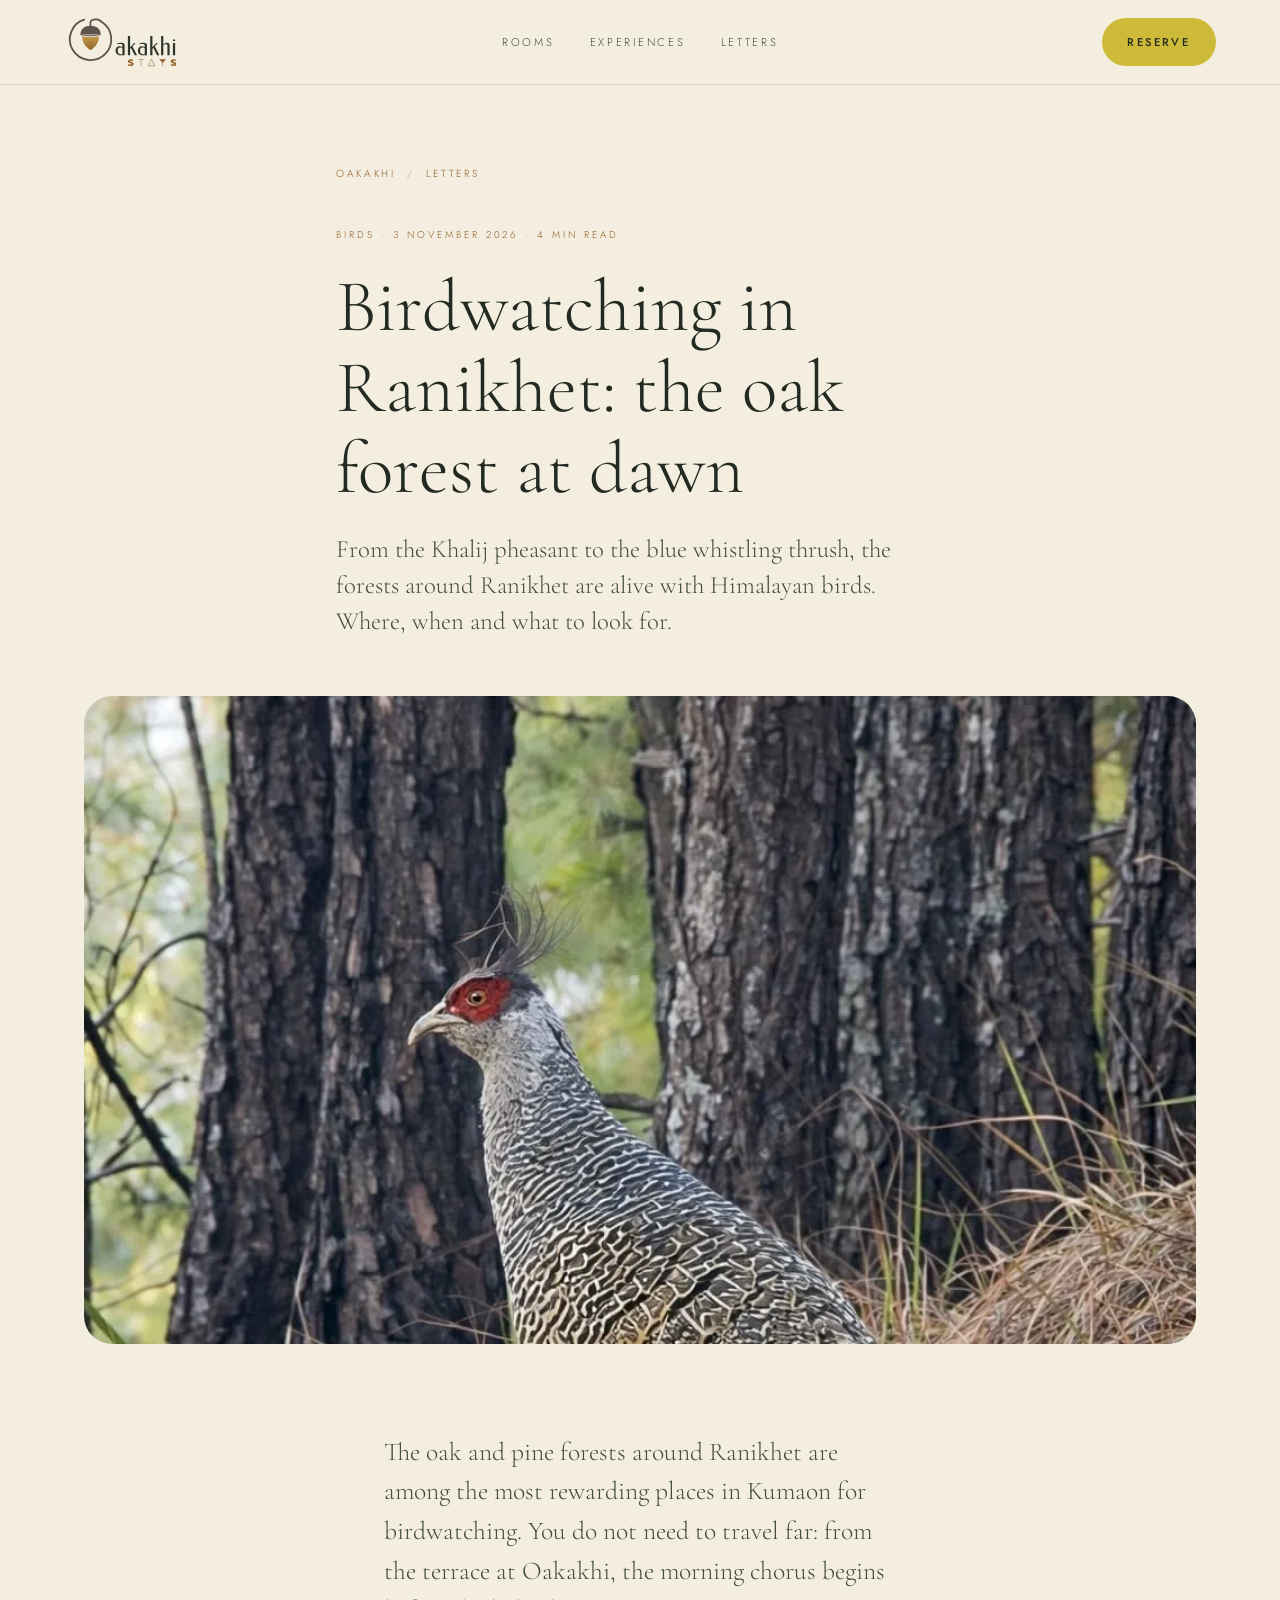
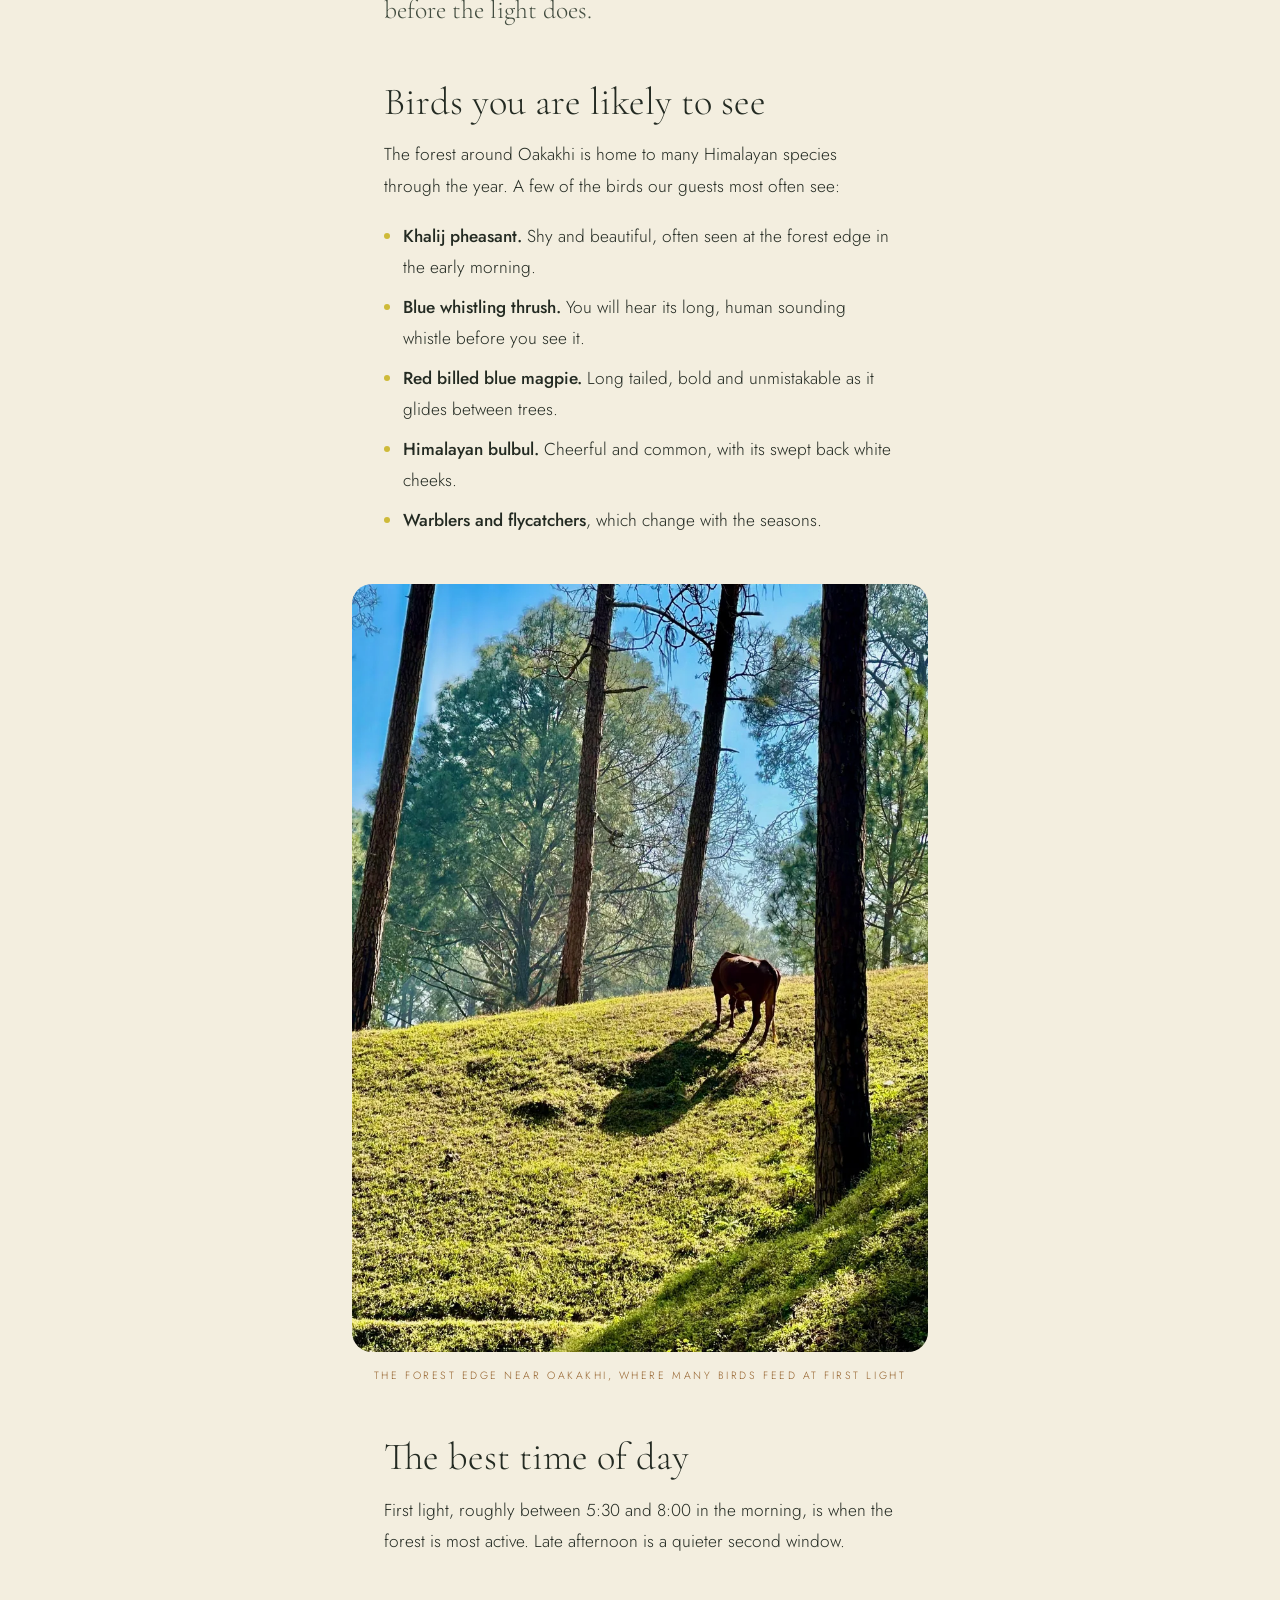
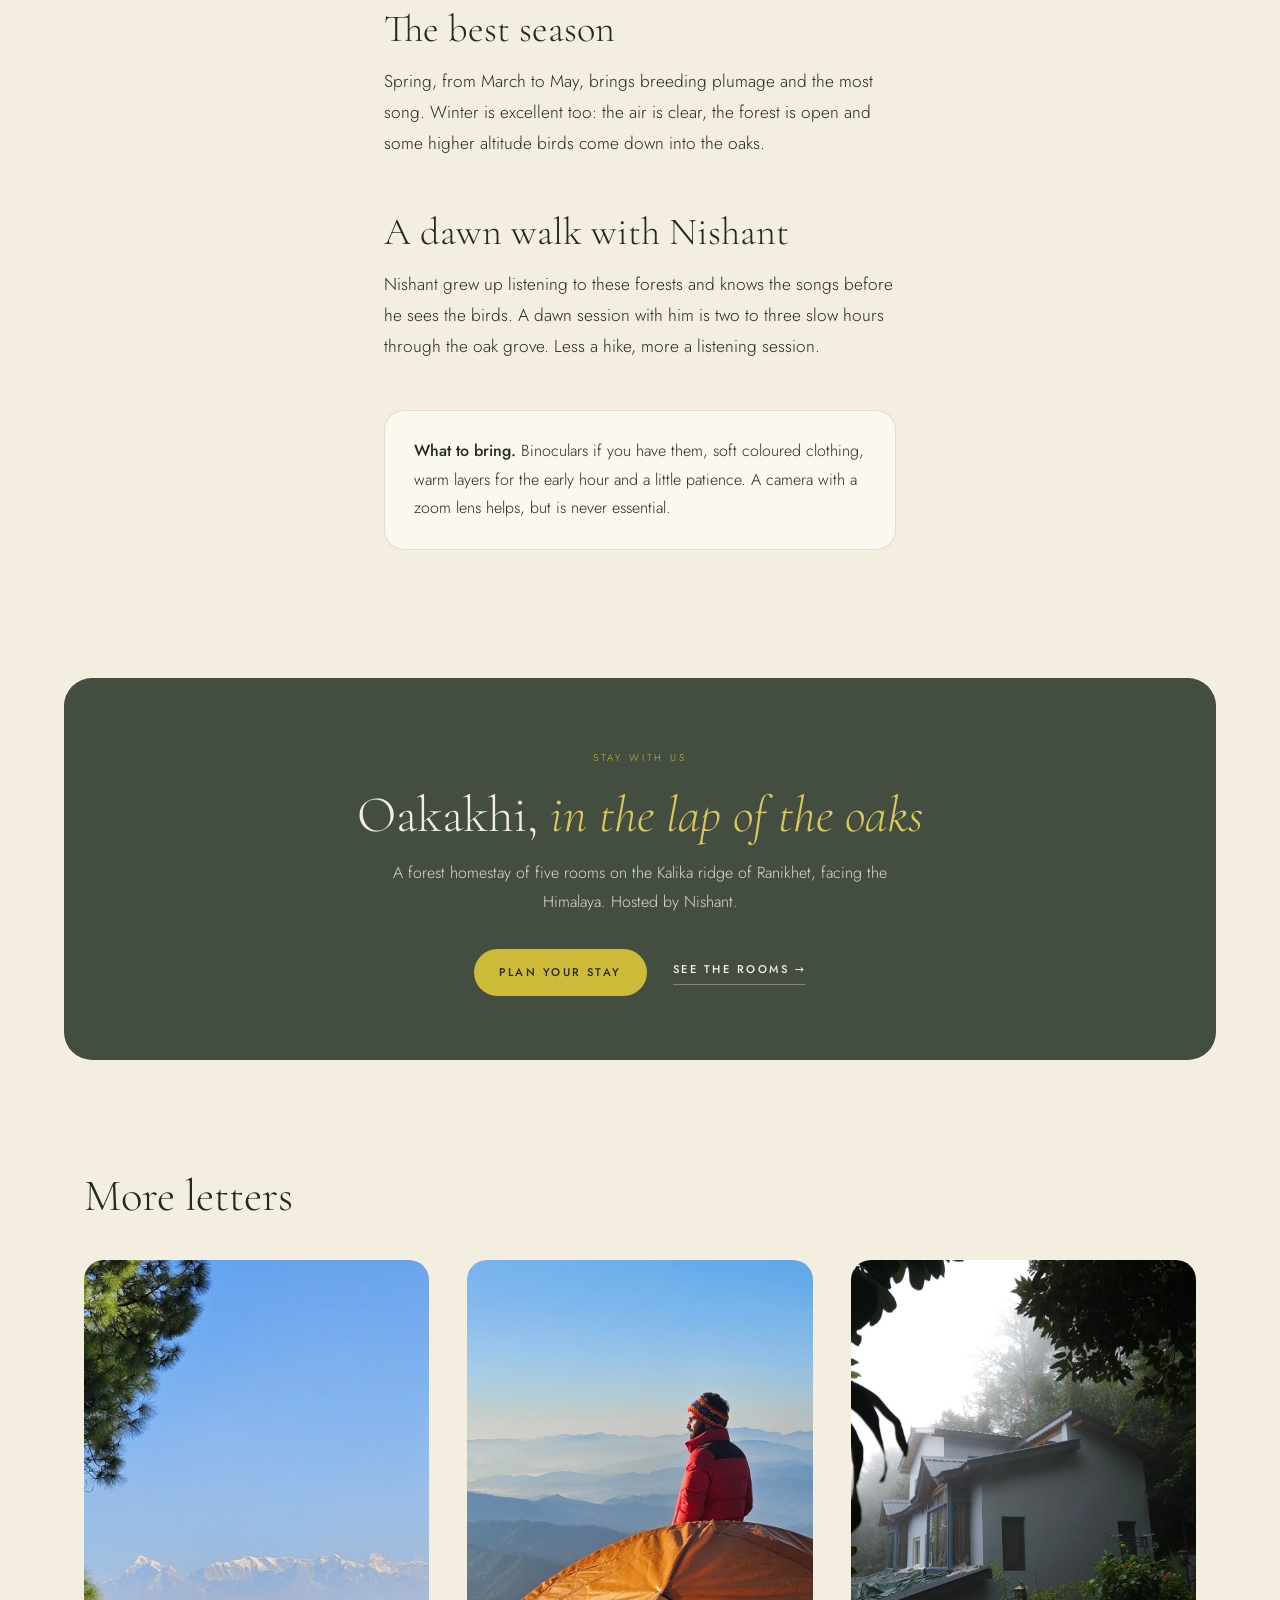
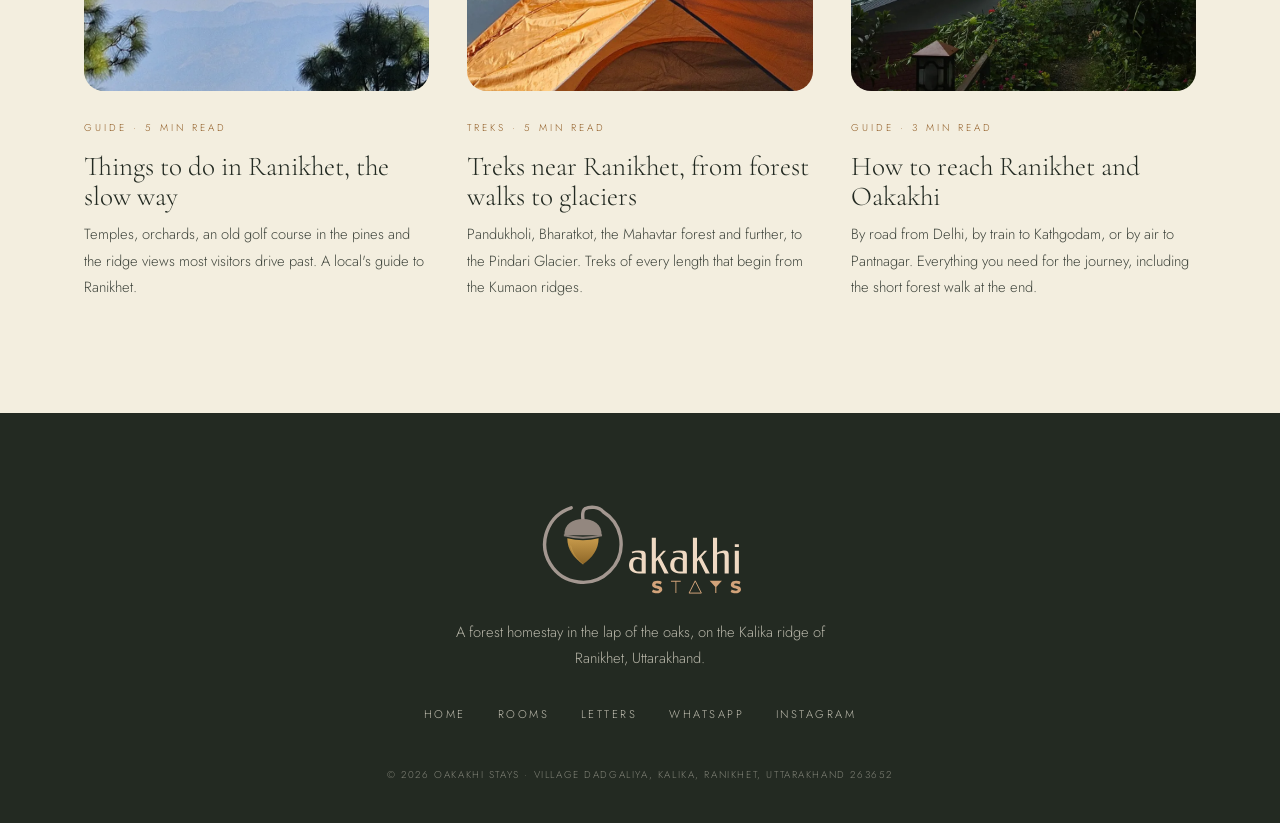
<file: letters/birdwatching-in-ranikhet/index.html>
<!DOCTYPE html>
<html lang="en">
<head>
<meta charset="UTF-8">
<meta name="viewport" content="width=device-width, initial-scale=1.0">
<title>Birdwatching in Ranikhet: the oak forest at dawn · Letters from Oakakhi</title>
<meta name="description" content="A guide to birdwatching in Ranikhet and the Kumaon oak forests: Khalij pheasant, blue whistling thrush, red billed blue magpie, Himalayan bulbul, best season and tips.">
<meta name="theme-color" content="#2F372D">
<link rel="canonical" href="https://oakakhistays.com/letters/birdwatching-in-ranikhet/">
<meta property="og:type" content="article">
<meta property="og:title" content="Birdwatching in Ranikhet: the oak forest at dawn · Letters from Oakakhi">
<meta property="og:description" content="A guide to birdwatching in Ranikhet and the Kumaon oak forests: Khalij pheasant, blue whistling thrush, red billed blue magpie, Himalayan bulbul, best season and tips.">
<meta property="og:image" content="https://oakakhistays.com/assets/img/expw-birdwatching.webp">
<meta property="og:url" content="https://oakakhistays.com/letters/birdwatching-in-ranikhet/">
<meta name="twitter:card" content="summary_large_image">
<link rel="icon" type="image/svg+xml" href="/assets/brand/favicon.svg">
<link rel="apple-touch-icon" href="/assets/brand/apple-touch-icon.png">
<link rel="alternate" type="application/rss+xml" title="Letters from Oakakhi" href="/letters/feed.xml">
<link rel="preconnect" href="https://fonts.googleapis.com"><link rel="preconnect" href="https://fonts.gstatic.com" crossorigin><link href="https://fonts.googleapis.com/css2?family=Cormorant+Garamond:ital,wght@0,300;0,400;0,500;1,300;1,400&family=Jost:wght@300;400;500&display=swap" rel="stylesheet">
<link rel="stylesheet" href="/assets/css/letters.css">
<script type="application/ld+json">{"@context": "https://schema.org", "@graph": [{"@type": "BlogPosting", "headline": "Birdwatching in Ranikhet: the oak forest at dawn", "description": "A guide to birdwatching in Ranikhet and the Kumaon oak forests: Khalij pheasant, blue whistling thrush, red billed blue magpie, Himalayan bulbul, best season and tips.", "image": "https://oakakhistays.com/assets/img/expw-birdwatching.webp", "datePublished": "2026-11-03", "dateModified": "2026-11-03", "mainEntityOfPage": "https://oakakhistays.com/letters/birdwatching-in-ranikhet/", "inLanguage": "en", "author": {"@type": "Organization", "name": "Oakakhi Stays", "url": "https://oakakhistays.com/"}, "publisher": {"@type": "Organization", "name": "Oakakhi Stays", "logo": {"@type": "ImageObject", "url": "https://oakakhistays.com/assets/brand/oakakhi-logo-dark.png"}}, "about": {"@type": "Place", "name": "Ranikhet, Uttarakhand"}}, {"@type": "BreadcrumbList", "itemListElement": [{"@type": "ListItem", "position": 1, "name": "Oakakhi Stays", "item": "https://oakakhistays.com/"}, {"@type": "ListItem", "position": 2, "name": "Letters from Oakakhi", "item": "https://oakakhistays.com/letters/"}, {"@type": "ListItem", "position": 3, "name": "Birdwatching in Ranikhet: the oak forest at dawn", "item": "https://oakakhistays.com/letters/birdwatching-in-ranikhet/"}]}]}</script>
</head>
<body>
<header class="lt-nav">
  <a href="/" class="lt-logo" aria-label="Oakakhi Stays, home"><img src="/assets/brand/oakakhi-logo-dark.svg" alt="Oakakhi Stays" width="170" height="64"></a>
  <nav aria-label="Main"><a href="/#rooms">Rooms</a><a href="/#experiences">Experiences</a><a href="/letters/">Letters</a></nav>
  <a class="lt-btn" href="https://wa.me/919870213163?text=Hello%20Nishant%2C%20I%20would%20like%20to%20reserve%20a%20stay%20at%20Oakakhi." target="_blank" rel="noopener">Reserve</a>
</header>

<main class="lt-post">
  <nav class="lt-crumbs" aria-label="Breadcrumb"><a href="/">Oakakhi</a><span>/</span><a href="/letters/">Letters</a></nav>
  <header class="lt-post-head">
    <span class="lt-tag">Birds · 3 November 2026 · 4 min read</span>
    <h1>Birdwatching in Ranikhet: the oak forest at dawn</h1>
    <p class="lt-dek">From the Khalij pheasant to the blue whistling thrush, the forests around Ranikhet are alive with Himalayan birds. Where, when and what to look for.</p>
  </header>
  <figure class="lt-hero"><img src="/assets/img/expw-birdwatching.webp" alt="A Khalij pheasant among the pines near Oakakhi"></figure>
  <article class="lt-body">

<p>The oak and pine forests around Ranikhet are among the most rewarding places in Kumaon for birdwatching. You do not need to travel far: from the terrace at Oakakhi, the morning chorus begins before the light does.</p>

<h2>Birds you are likely to see</h2>
<p>The forest around Oakakhi is home to many Himalayan species through the year. A few of the birds our guests most often see:</p>
<ul>
<li><strong>Khalij pheasant.</strong> Shy and beautiful, often seen at the forest edge in the early morning.</li>
<li><strong>Blue whistling thrush.</strong> You will hear its long, human sounding whistle before you see it.</li>
<li><strong>Red billed blue magpie.</strong> Long tailed, bold and unmistakable as it glides between trees.</li>
<li><strong>Himalayan bulbul.</strong> Cheerful and common, with its swept back white cheeks.</li>
<li><strong>Warblers and flycatchers</strong>, which change with the seasons.</li>
</ul>

<figure><img src="/assets/img/exp-forestwalk.webp" alt="Sunlit pine and oak forest near Oakakhi, Ranikhet, at dawn" loading="lazy"><figcaption>The forest edge near Oakakhi, where many birds feed at first light</figcaption></figure>

<h2>The best time of day</h2>
<p>First light, roughly between 5:30 and 8:00 in the morning, is when the forest is most active. Late afternoon is a quieter second window.</p>

<h2>The best season</h2>
<p>Spring, from March to May, brings breeding plumage and the most song. Winter is excellent too: the air is clear, the forest is open and some higher altitude birds come down into the oaks.</p>

<h2>A dawn walk with Nishant</h2>
<p>Nishant grew up listening to these forests and knows the songs before he sees the birds. A dawn session with him is two to three slow hours through the oak grove. Less a hike, more a listening session.</p>

<div class="note"><strong>What to bring.</strong> Binoculars if you have them, soft coloured clothing, warm layers for the early hour and a little patience. A camera with a zoom lens helps, but is never essential.</div>


  </article>
  <aside class="lt-stay">
    <span class="lt-tag">Stay with us</span>
    <h2>Oakakhi, <em>in the lap of the oaks</em></h2>
    <p>A forest homestay of five rooms on the Kalika ridge of Ranikhet, facing the Himalaya. Hosted by Nishant.</p>
    <div class="lt-stay-ctas"><a class="lt-btn" href="https://wa.me/919870213163?text=Hello%20Nishant%2C%20I%20read%20your%20letter%20and%20would%20like%20to%20plan%20a%20stay%20at%20Oakakhi." target="_blank" rel="noopener">Plan your stay</a><a class="lt-link" href="/#rooms">See the rooms →</a></div>
  </aside>
  <section class="lt-more">
    <h2>More letters</h2>
    <div class="lt-grid"><a class="lt-card reveal" href="/letters/things-to-do-in-ranikhet/">
      <div class="lt-card-img"><img src="/assets/img/expw-sightseeing.webp" alt="The Himalaya seen between pines above Ranikhet" loading="lazy"></div>
      <div class="lt-card-body"><span class="lt-tag">Guide · 5 min read</span><h3>Things to do in Ranikhet, the slow way</h3><p>Temples, orchards, an old golf course in the pines and the ridge views most visitors drive past. A local&#x27;s guide to Ranikhet.</p></div>
    </a><a class="lt-card reveal" href="/letters/treks-near-ranikhet/">
      <div class="lt-card-img"><img src="/assets/img/nishant-camp.webp" alt="A trekker at camp above a sea of Kumaon hills at first light" loading="lazy"></div>
      <div class="lt-card-body"><span class="lt-tag">Treks · 5 min read</span><h3>Treks near Ranikhet, from forest walks to glaciers</h3><p>Pandukholi, Bharatkot, the Mahavtar forest and further, to the Pindari Glacier. Treks of every length that begin from the Kumaon ridges.</p></div>
    </a><a class="lt-card reveal" href="/letters/how-to-reach-ranikhet-oakakhi/">
      <div class="lt-card-img"><img src="/assets/img/mist-house.webp" alt="Oakakhi among the trees in monsoon mist" loading="lazy"></div>
      <div class="lt-card-body"><span class="lt-tag">Guide · 3 min read</span><h3>How to reach Ranikhet and Oakakhi</h3><p>By road from Delhi, by train to Kathgodam, or by air to Pantnagar. Everything you need for the journey, including the short forest walk at the end.</p></div>
    </a></div>
  </section>
</main>

<footer class="lt-foot">
  <img src="/assets/brand/oakakhi-logo-light.svg" alt="Oakakhi Stays" width="220" height="84" loading="lazy">
  <p>A forest homestay in the lap of the oaks, on the Kalika ridge of Ranikhet, Uttarakhand.</p>
  <div class="lt-foot-links"><a href="/">Home</a><a href="/#rooms">Rooms</a><a href="/letters/">Letters</a><a href="https://wa.me/919870213163?text=" target="_blank" rel="noopener">WhatsApp</a><a href="https://www.instagram.com/Oakakhi_stays" target="_blank" rel="noopener">Instagram</a></div>
  <small>© 2026 Oakakhi Stays · Village Dadgaliya, Kalika, Ranikhet, Uttarakhand 263652</small>
</footer>
<script>
(function(){var io=new IntersectionObserver(function(es){es.forEach(function(e){if(e.isIntersecting){e.target.classList.add('visible');io.unobserve(e.target)}})},{threshold:.1});document.querySelectorAll('.reveal').forEach(function(el){io.observe(el)})})();
</script>
</body>
</html>
</file>
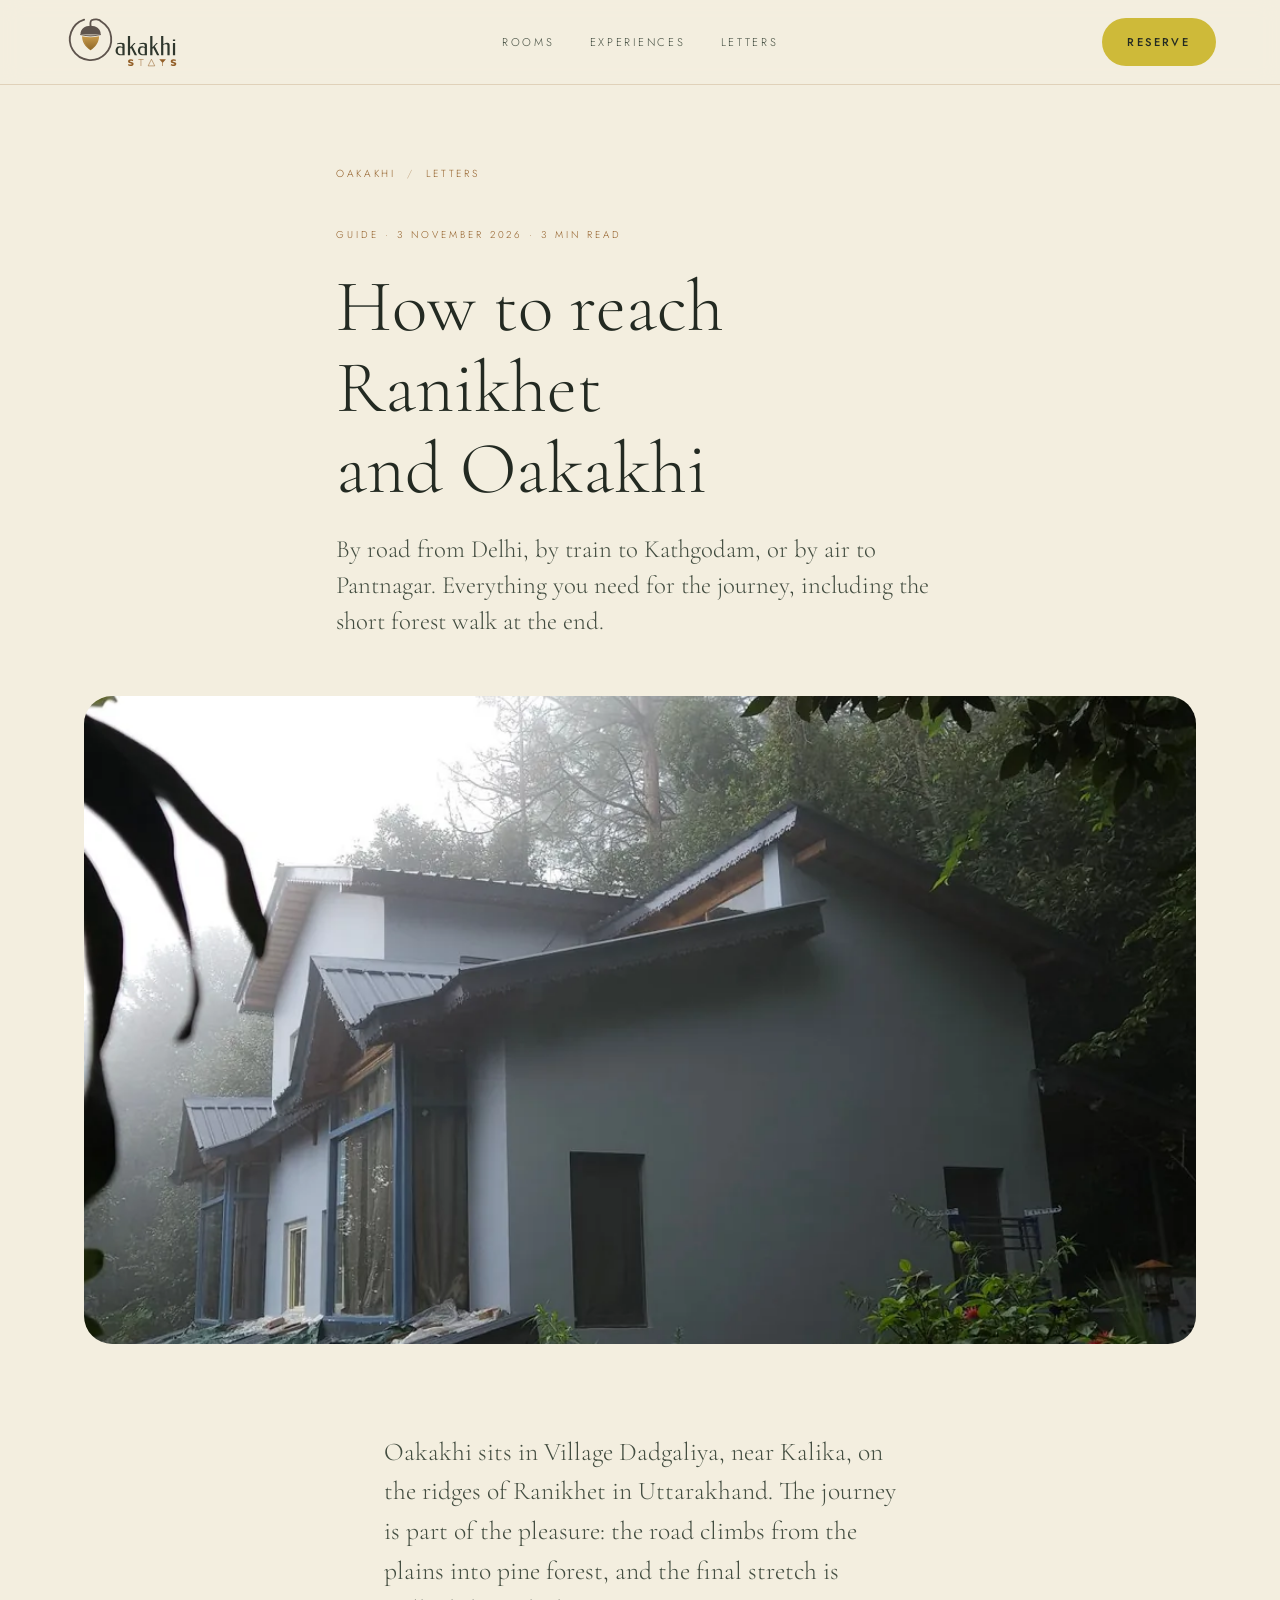
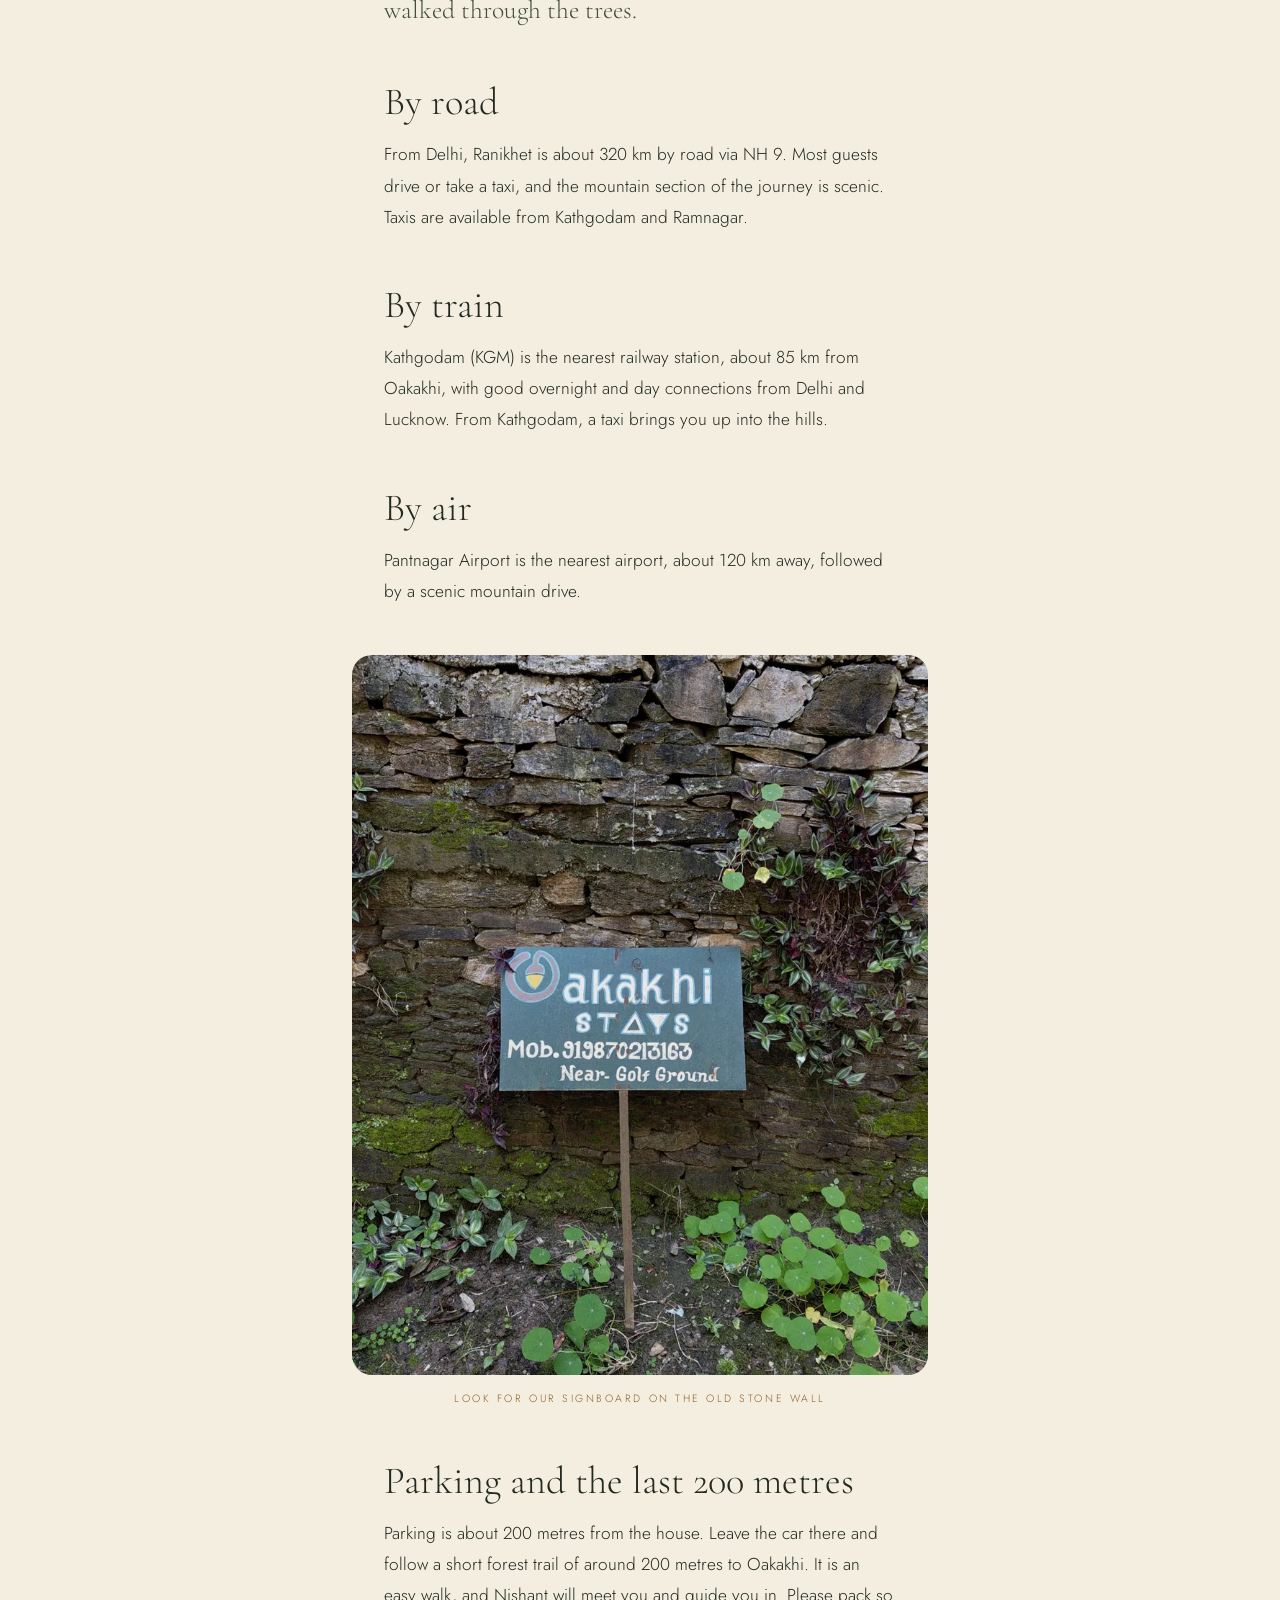
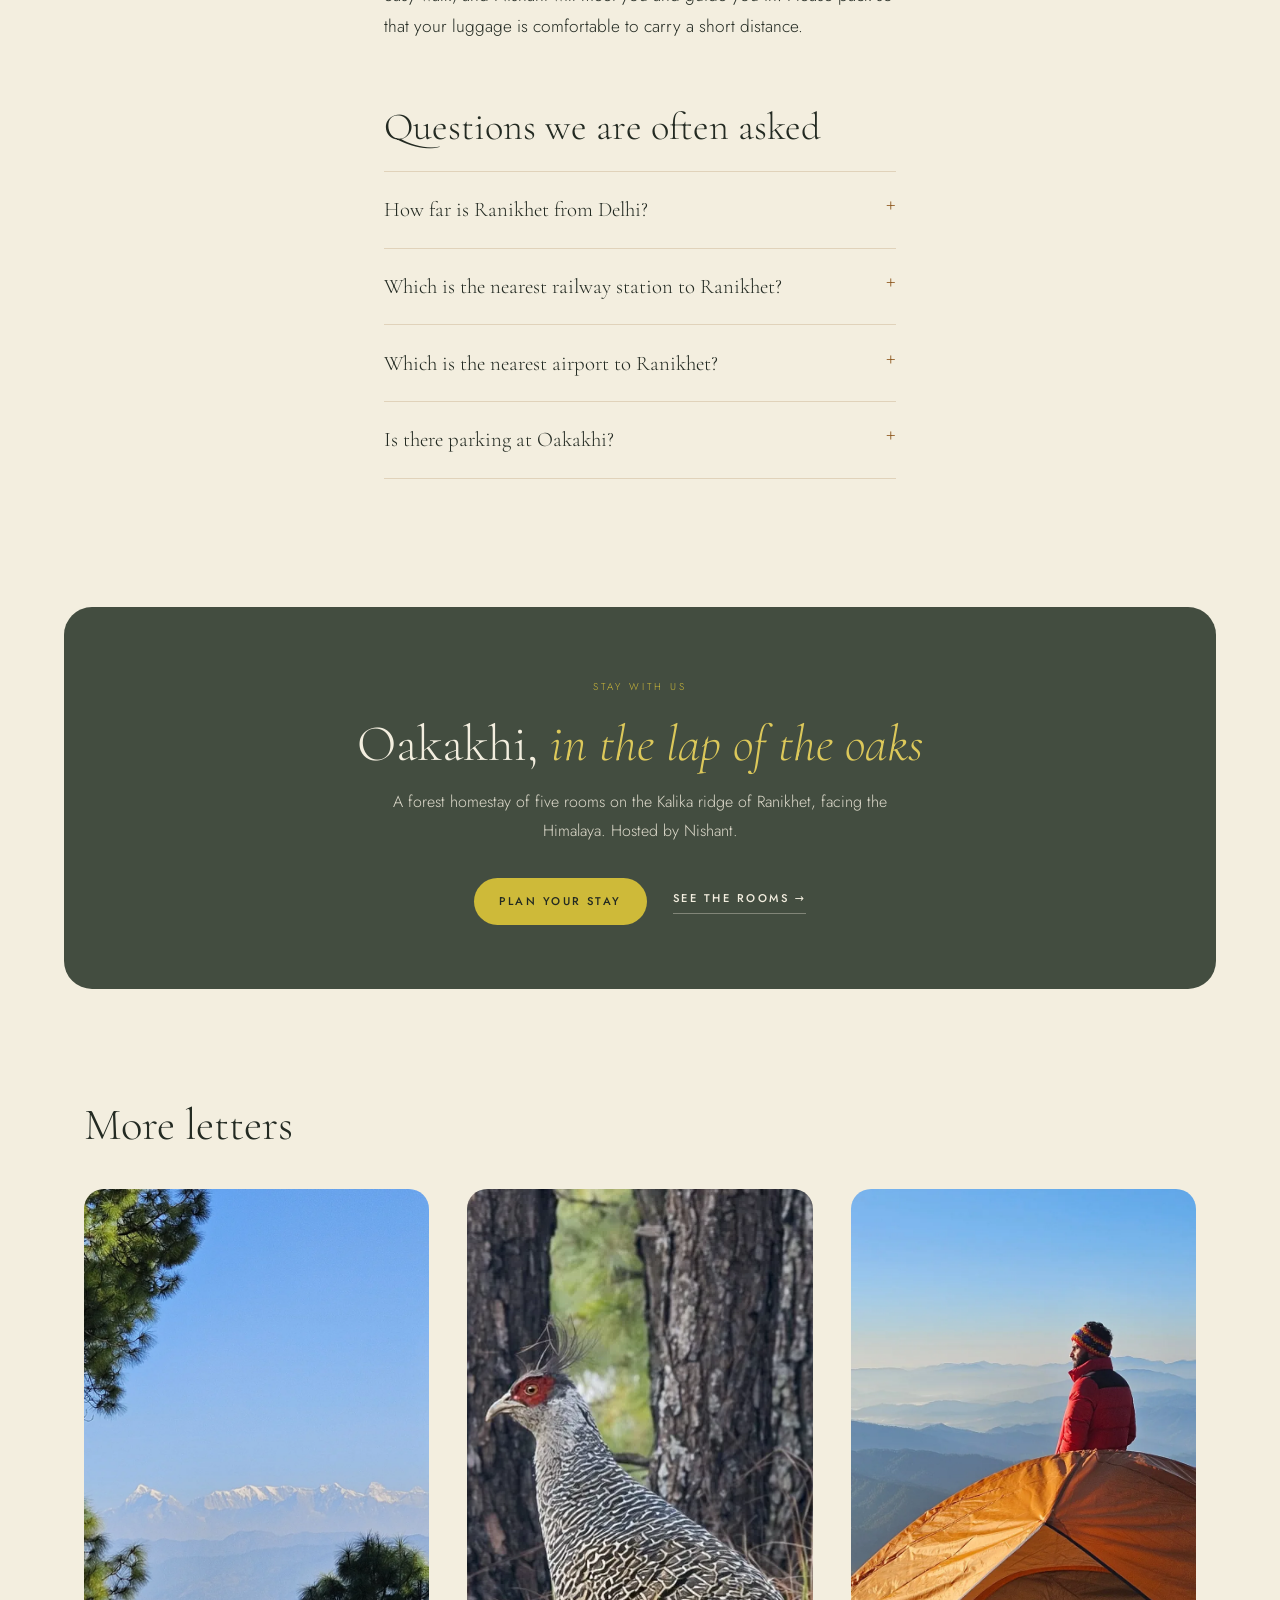
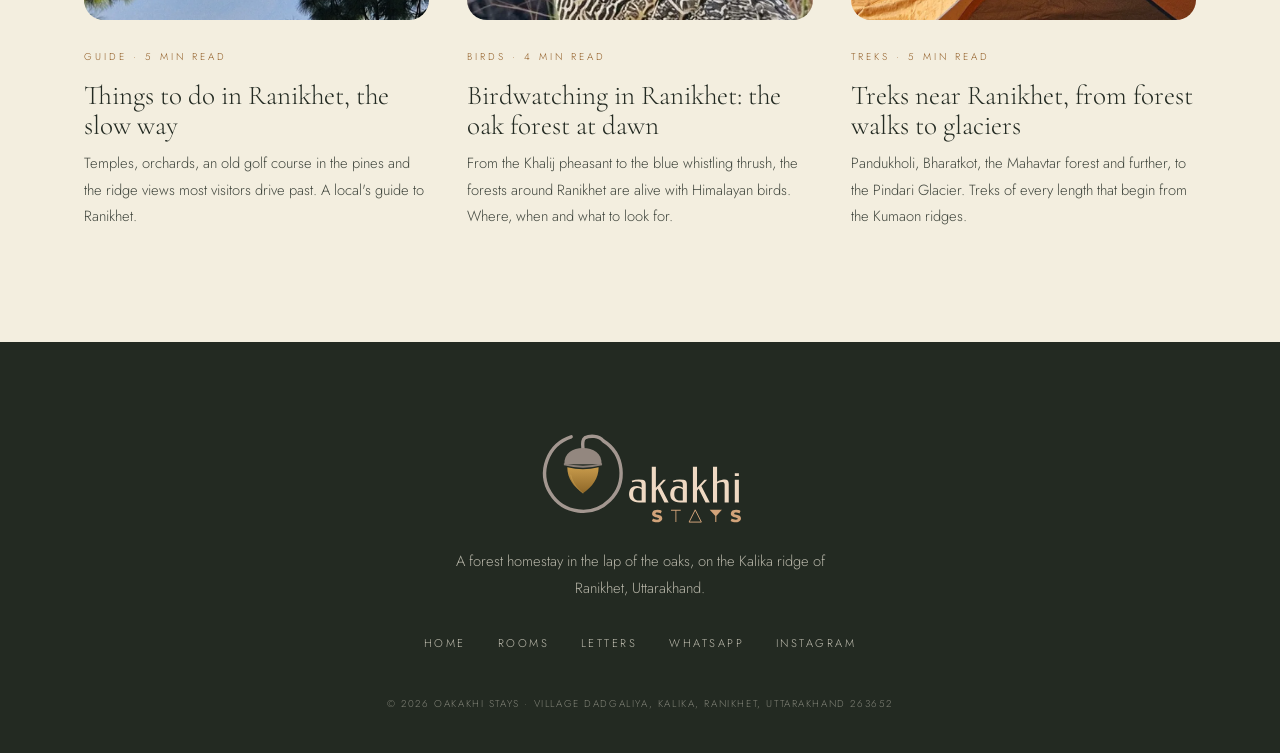
<file: letters/how-to-reach-ranikhet-oakakhi/index.html>
<!DOCTYPE html>
<html lang="en">
<head>
<meta charset="UTF-8">
<meta name="viewport" content="width=device-width, initial-scale=1.0">
<title>How to reach Ranikhet and Oakakhi · Letters from Oakakhi</title>
<meta name="description" content="How to reach Ranikhet and Oakakhi Stays: by road from Delhi via NH 9, by train to Kathgodam, by air to Pantnagar, and parking near the homestay.">
<meta name="theme-color" content="#2F372D">
<link rel="canonical" href="https://oakakhistays.com/letters/how-to-reach-ranikhet-oakakhi/">
<meta property="og:type" content="article">
<meta property="og:title" content="How to reach Ranikhet and Oakakhi · Letters from Oakakhi">
<meta property="og:description" content="How to reach Ranikhet and Oakakhi Stays: by road from Delhi via NH 9, by train to Kathgodam, by air to Pantnagar, and parking near the homestay.">
<meta property="og:image" content="https://oakakhistays.com/assets/img/mist-house.webp">
<meta property="og:url" content="https://oakakhistays.com/letters/how-to-reach-ranikhet-oakakhi/">
<meta name="twitter:card" content="summary_large_image">
<link rel="icon" type="image/svg+xml" href="/assets/brand/favicon.svg">
<link rel="apple-touch-icon" href="/assets/brand/apple-touch-icon.png">
<link rel="alternate" type="application/rss+xml" title="Letters from Oakakhi" href="/letters/feed.xml">
<link rel="preconnect" href="https://fonts.googleapis.com"><link rel="preconnect" href="https://fonts.gstatic.com" crossorigin><link href="https://fonts.googleapis.com/css2?family=Cormorant+Garamond:ital,wght@0,300;0,400;0,500;1,300;1,400&family=Jost:wght@300;400;500&display=swap" rel="stylesheet">
<link rel="stylesheet" href="/assets/css/letters.css">
<script type="application/ld+json">{"@context": "https://schema.org", "@graph": [{"@type": "BlogPosting", "headline": "How to reach Ranikhet and Oakakhi", "description": "How to reach Ranikhet and Oakakhi Stays: by road from Delhi via NH 9, by train to Kathgodam, by air to Pantnagar, and parking near the homestay.", "image": "https://oakakhistays.com/assets/img/mist-house.webp", "datePublished": "2026-11-03", "dateModified": "2026-11-03", "mainEntityOfPage": "https://oakakhistays.com/letters/how-to-reach-ranikhet-oakakhi/", "inLanguage": "en", "author": {"@type": "Organization", "name": "Oakakhi Stays", "url": "https://oakakhistays.com/"}, "publisher": {"@type": "Organization", "name": "Oakakhi Stays", "logo": {"@type": "ImageObject", "url": "https://oakakhistays.com/assets/brand/oakakhi-logo-dark.png"}}, "about": {"@type": "Place", "name": "Ranikhet, Uttarakhand"}}, {"@type": "BreadcrumbList", "itemListElement": [{"@type": "ListItem", "position": 1, "name": "Oakakhi Stays", "item": "https://oakakhistays.com/"}, {"@type": "ListItem", "position": 2, "name": "Letters from Oakakhi", "item": "https://oakakhistays.com/letters/"}, {"@type": "ListItem", "position": 3, "name": "How to reach Ranikhet and Oakakhi", "item": "https://oakakhistays.com/letters/how-to-reach-ranikhet-oakakhi/"}]}, {"@type": "FAQPage", "mainEntity": [{"@type": "Question", "name": "How far is Ranikhet from Delhi?", "acceptedAnswer": {"@type": "Answer", "text": "Ranikhet is about 320 km from Delhi by road, via NH 9."}}, {"@type": "Question", "name": "Which is the nearest railway station to Ranikhet?", "acceptedAnswer": {"@type": "Answer", "text": "Kathgodam (KGM) is the nearest railway station, about 85 km from Oakakhi, with good connections from Delhi and Lucknow."}}, {"@type": "Question", "name": "Which is the nearest airport to Ranikhet?", "acceptedAnswer": {"@type": "Answer", "text": "Pantnagar Airport is the nearest airport, about 120 km away."}}, {"@type": "Question", "name": "Is there parking at Oakakhi?", "acceptedAnswer": {"@type": "Answer", "text": "Parking is about 200 metres from the house. From there a short forest trail of around 200 metres leads to Oakakhi, and Nishant will guide you in."}}]}]}</script>
</head>
<body>
<header class="lt-nav">
  <a href="/" class="lt-logo" aria-label="Oakakhi Stays, home"><img src="/assets/brand/oakakhi-logo-dark.svg" alt="Oakakhi Stays" width="170" height="64"></a>
  <nav aria-label="Main"><a href="/#rooms">Rooms</a><a href="/#experiences">Experiences</a><a href="/letters/">Letters</a></nav>
  <a class="lt-btn" href="https://wa.me/919870213163?text=Hello%20Nishant%2C%20I%20would%20like%20to%20reserve%20a%20stay%20at%20Oakakhi." target="_blank" rel="noopener">Reserve</a>
</header>

<main class="lt-post">
  <nav class="lt-crumbs" aria-label="Breadcrumb"><a href="/">Oakakhi</a><span>/</span><a href="/letters/">Letters</a></nav>
  <header class="lt-post-head">
    <span class="lt-tag">Guide · 3 November 2026 · 3 min read</span>
    <h1>How to reach Ranikhet and Oakakhi</h1>
    <p class="lt-dek">By road from Delhi, by train to Kathgodam, or by air to Pantnagar. Everything you need for the journey, including the short forest walk at the end.</p>
  </header>
  <figure class="lt-hero"><img src="/assets/img/mist-house.webp" alt="Oakakhi among the trees in monsoon mist"></figure>
  <article class="lt-body">

<p>Oakakhi sits in Village Dadgaliya, near Kalika, on the ridges of Ranikhet in Uttarakhand. The journey is part of the pleasure: the road climbs from the plains into pine forest, and the final stretch is walked through the trees.</p>

<h2>By road</h2>
<p>From Delhi, Ranikhet is about 320 km by road via NH 9. Most guests drive or take a taxi, and the mountain section of the journey is scenic. Taxis are available from Kathgodam and Ramnagar.</p>

<h2>By train</h2>
<p>Kathgodam (KGM) is the nearest railway station, about 85 km from Oakakhi, with good overnight and day connections from Delhi and Lucknow. From Kathgodam, a taxi brings you up into the hills.</p>

<h2>By air</h2>
<p>Pantnagar Airport is the nearest airport, about 120 km away, followed by a scenic mountain drive.</p>

<figure><img src="/assets/img/reach.webp" alt="The Oakakhi Stays signboard on a stone wall in Ranikhet" loading="lazy"><figcaption>Look for our signboard on the old stone wall</figcaption></figure>

<h2>Parking and the last 200 metres</h2>
<p>Parking is about 200 metres from the house. Leave the car there and follow a short forest trail of around 200 metres to Oakakhi. It is an easy walk, and Nishant will meet you and guide you in. Please pack so that your luggage is comfortable to carry a short distance.</p>

<section class="lt-faq"><h2>Questions we are often asked</h2><details><summary>How far is Ranikhet from Delhi?</summary><p>Ranikhet is about 320 km from Delhi by road, via NH 9.</p></details><details><summary>Which is the nearest railway station to Ranikhet?</summary><p>Kathgodam (KGM) is the nearest railway station, about 85 km from Oakakhi, with good connections from Delhi and Lucknow.</p></details><details><summary>Which is the nearest airport to Ranikhet?</summary><p>Pantnagar Airport is the nearest airport, about 120 km away.</p></details><details><summary>Is there parking at Oakakhi?</summary><p>Parking is about 200 metres from the house. From there a short forest trail of around 200 metres leads to Oakakhi, and Nishant will guide you in.</p></details></section>
  </article>
  <aside class="lt-stay">
    <span class="lt-tag">Stay with us</span>
    <h2>Oakakhi, <em>in the lap of the oaks</em></h2>
    <p>A forest homestay of five rooms on the Kalika ridge of Ranikhet, facing the Himalaya. Hosted by Nishant.</p>
    <div class="lt-stay-ctas"><a class="lt-btn" href="https://wa.me/919870213163?text=Hello%20Nishant%2C%20I%20read%20your%20letter%20and%20would%20like%20to%20plan%20a%20stay%20at%20Oakakhi." target="_blank" rel="noopener">Plan your stay</a><a class="lt-link" href="/#rooms">See the rooms →</a></div>
  </aside>
  <section class="lt-more">
    <h2>More letters</h2>
    <div class="lt-grid"><a class="lt-card reveal" href="/letters/things-to-do-in-ranikhet/">
      <div class="lt-card-img"><img src="/assets/img/expw-sightseeing.webp" alt="The Himalaya seen between pines above Ranikhet" loading="lazy"></div>
      <div class="lt-card-body"><span class="lt-tag">Guide · 5 min read</span><h3>Things to do in Ranikhet, the slow way</h3><p>Temples, orchards, an old golf course in the pines and the ridge views most visitors drive past. A local&#x27;s guide to Ranikhet.</p></div>
    </a><a class="lt-card reveal" href="/letters/birdwatching-in-ranikhet/">
      <div class="lt-card-img"><img src="/assets/img/expw-birdwatching.webp" alt="A Khalij pheasant among the pines near Oakakhi" loading="lazy"></div>
      <div class="lt-card-body"><span class="lt-tag">Birds · 4 min read</span><h3>Birdwatching in Ranikhet: the oak forest at dawn</h3><p>From the Khalij pheasant to the blue whistling thrush, the forests around Ranikhet are alive with Himalayan birds. Where, when and what to look for.</p></div>
    </a><a class="lt-card reveal" href="/letters/treks-near-ranikhet/">
      <div class="lt-card-img"><img src="/assets/img/nishant-camp.webp" alt="A trekker at camp above a sea of Kumaon hills at first light" loading="lazy"></div>
      <div class="lt-card-body"><span class="lt-tag">Treks · 5 min read</span><h3>Treks near Ranikhet, from forest walks to glaciers</h3><p>Pandukholi, Bharatkot, the Mahavtar forest and further, to the Pindari Glacier. Treks of every length that begin from the Kumaon ridges.</p></div>
    </a></div>
  </section>
</main>

<footer class="lt-foot">
  <img src="/assets/brand/oakakhi-logo-light.svg" alt="Oakakhi Stays" width="220" height="84" loading="lazy">
  <p>A forest homestay in the lap of the oaks, on the Kalika ridge of Ranikhet, Uttarakhand.</p>
  <div class="lt-foot-links"><a href="/">Home</a><a href="/#rooms">Rooms</a><a href="/letters/">Letters</a><a href="https://wa.me/919870213163?text=" target="_blank" rel="noopener">WhatsApp</a><a href="https://www.instagram.com/Oakakhi_stays" target="_blank" rel="noopener">Instagram</a></div>
  <small>© 2026 Oakakhi Stays · Village Dadgaliya, Kalika, Ranikhet, Uttarakhand 263652</small>
</footer>
<script>
(function(){var io=new IntersectionObserver(function(es){es.forEach(function(e){if(e.isIntersecting){e.target.classList.add('visible');io.unobserve(e.target)}})},{threshold:.1});document.querySelectorAll('.reveal').forEach(function(el){io.observe(el)})})();
</script>
</body>
</html>
</file>
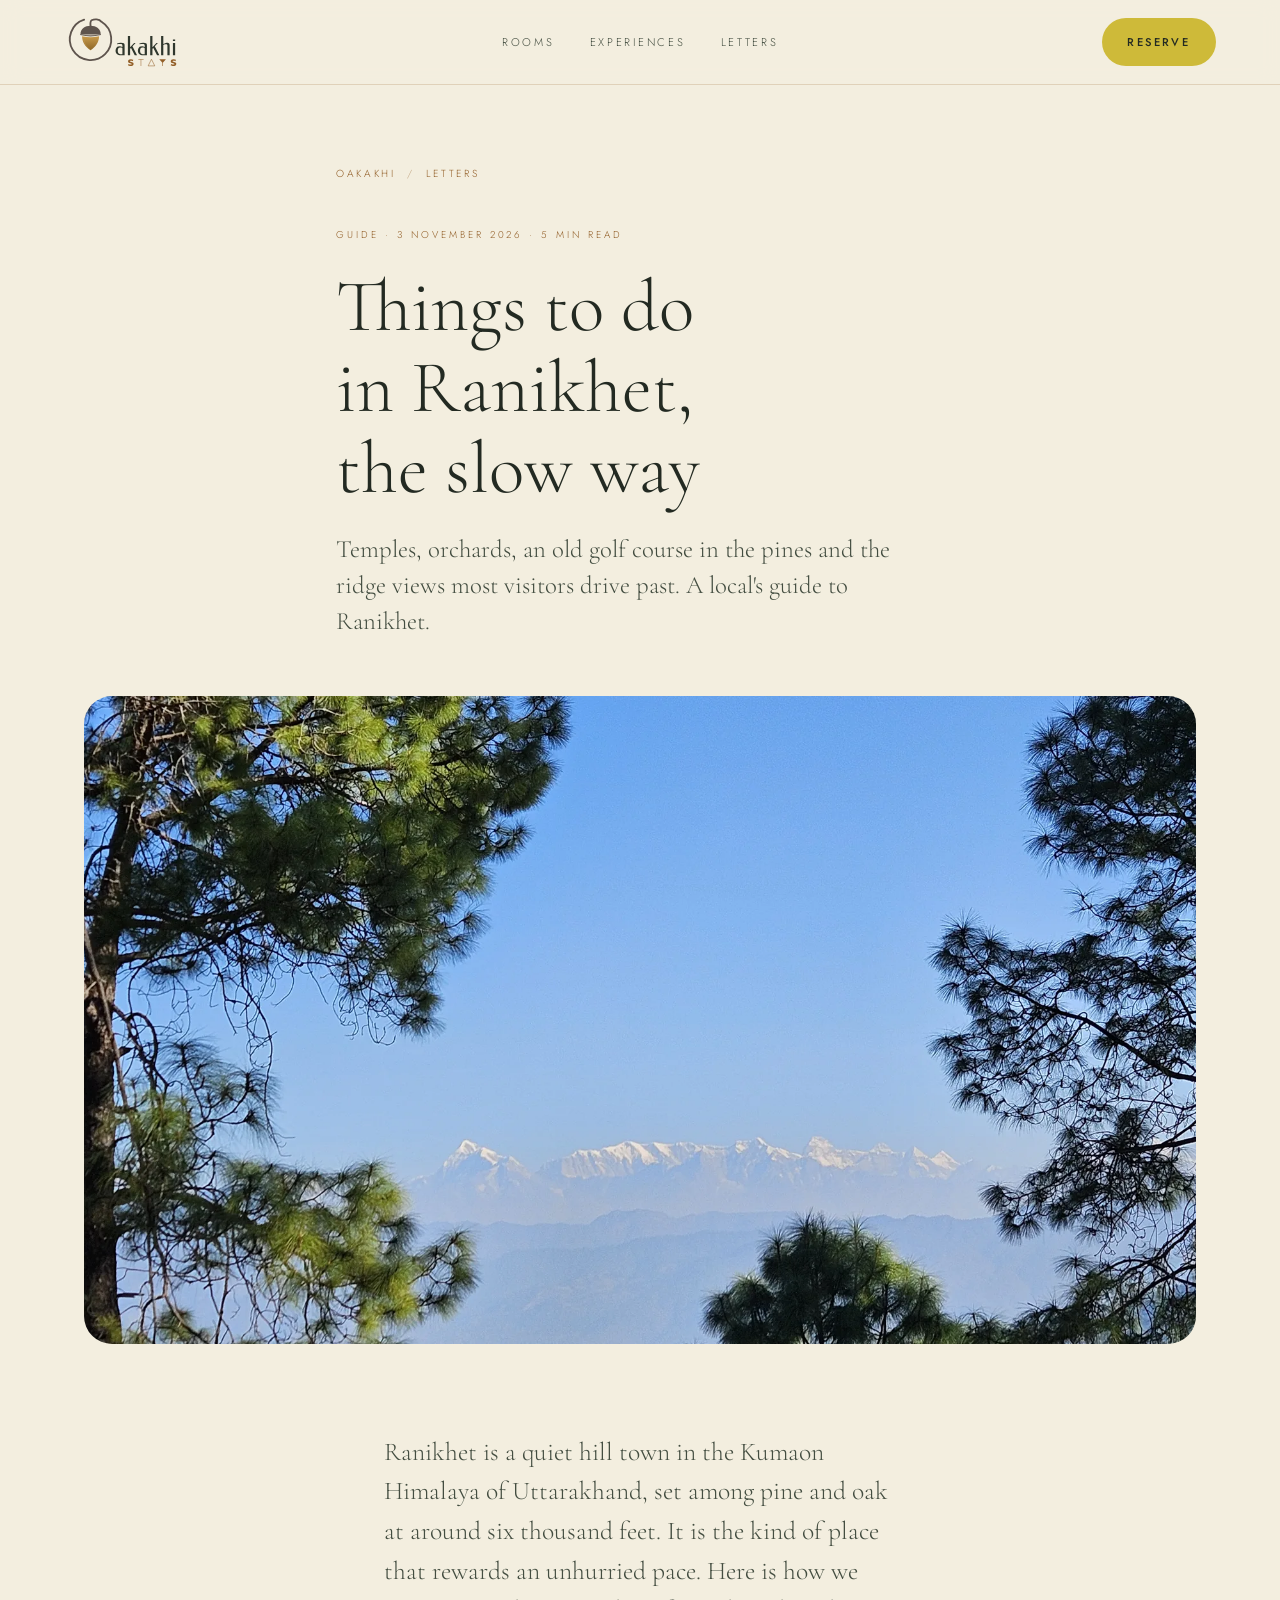
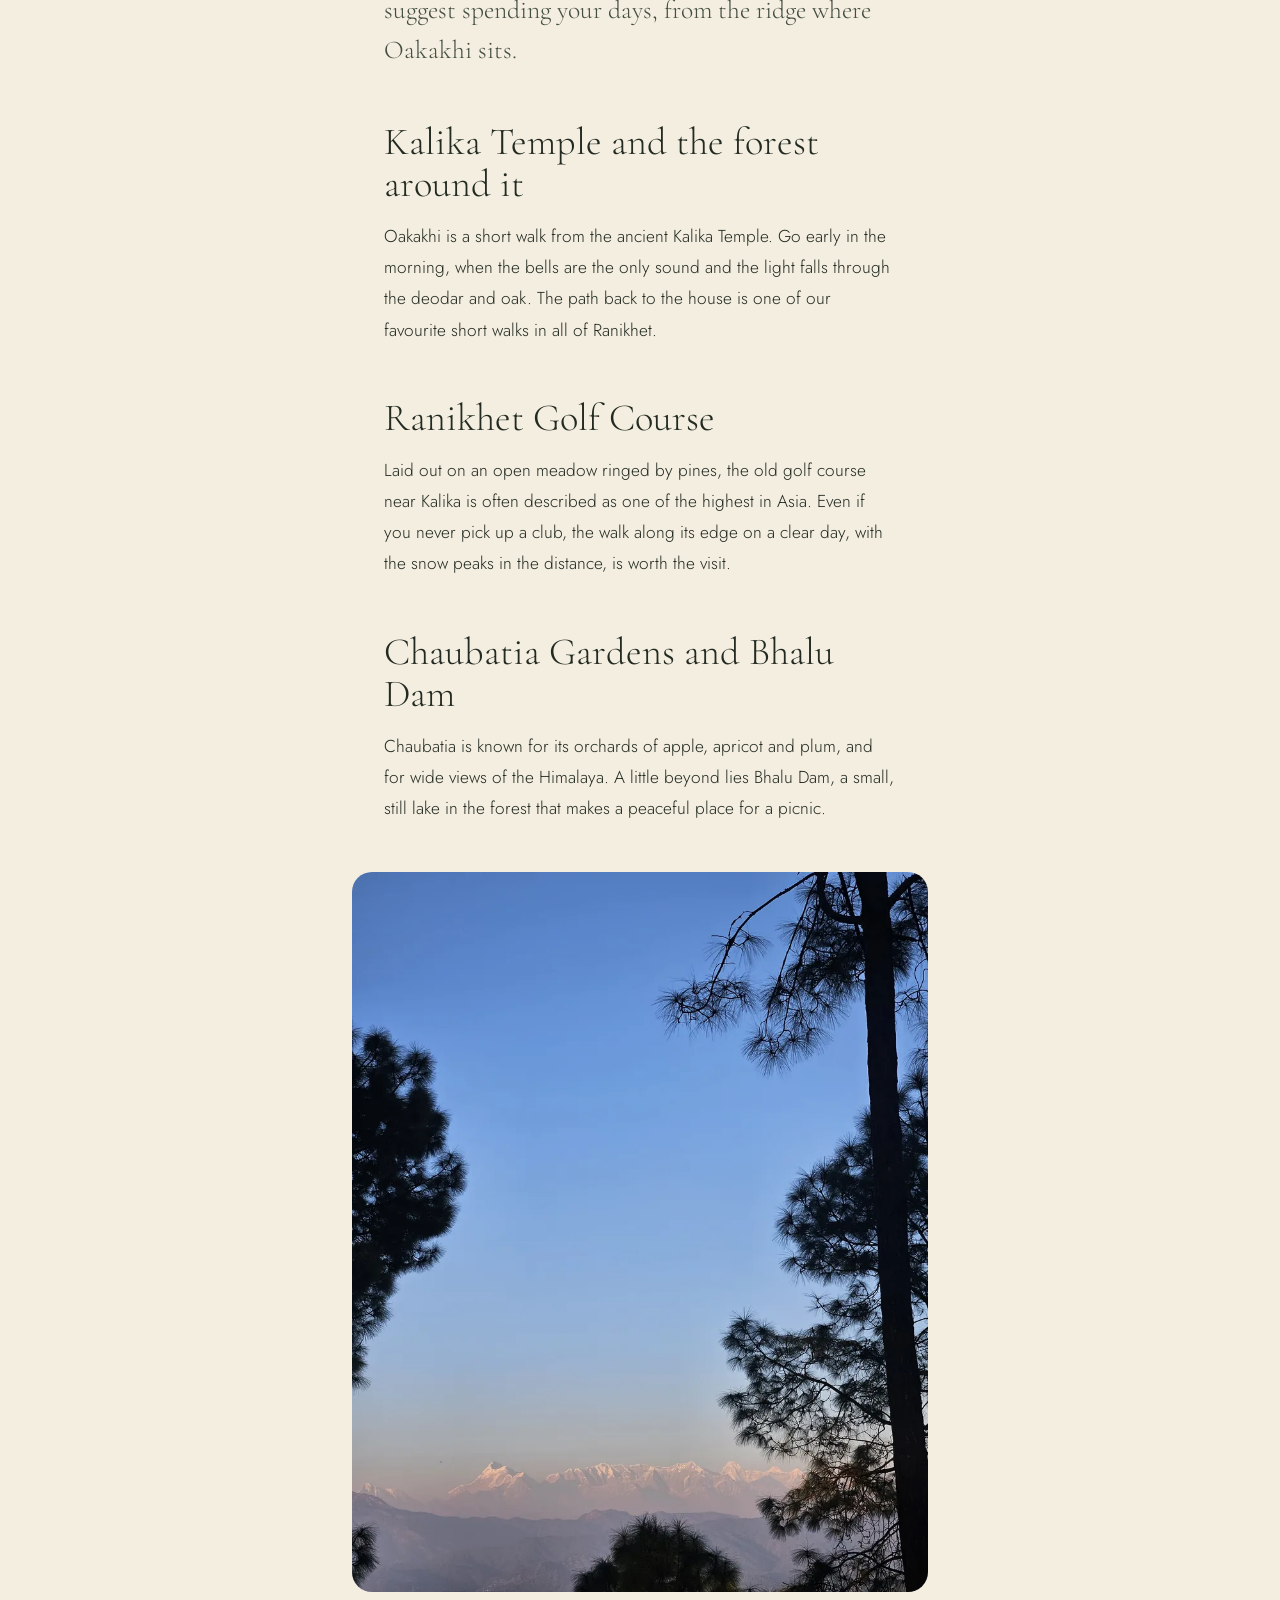
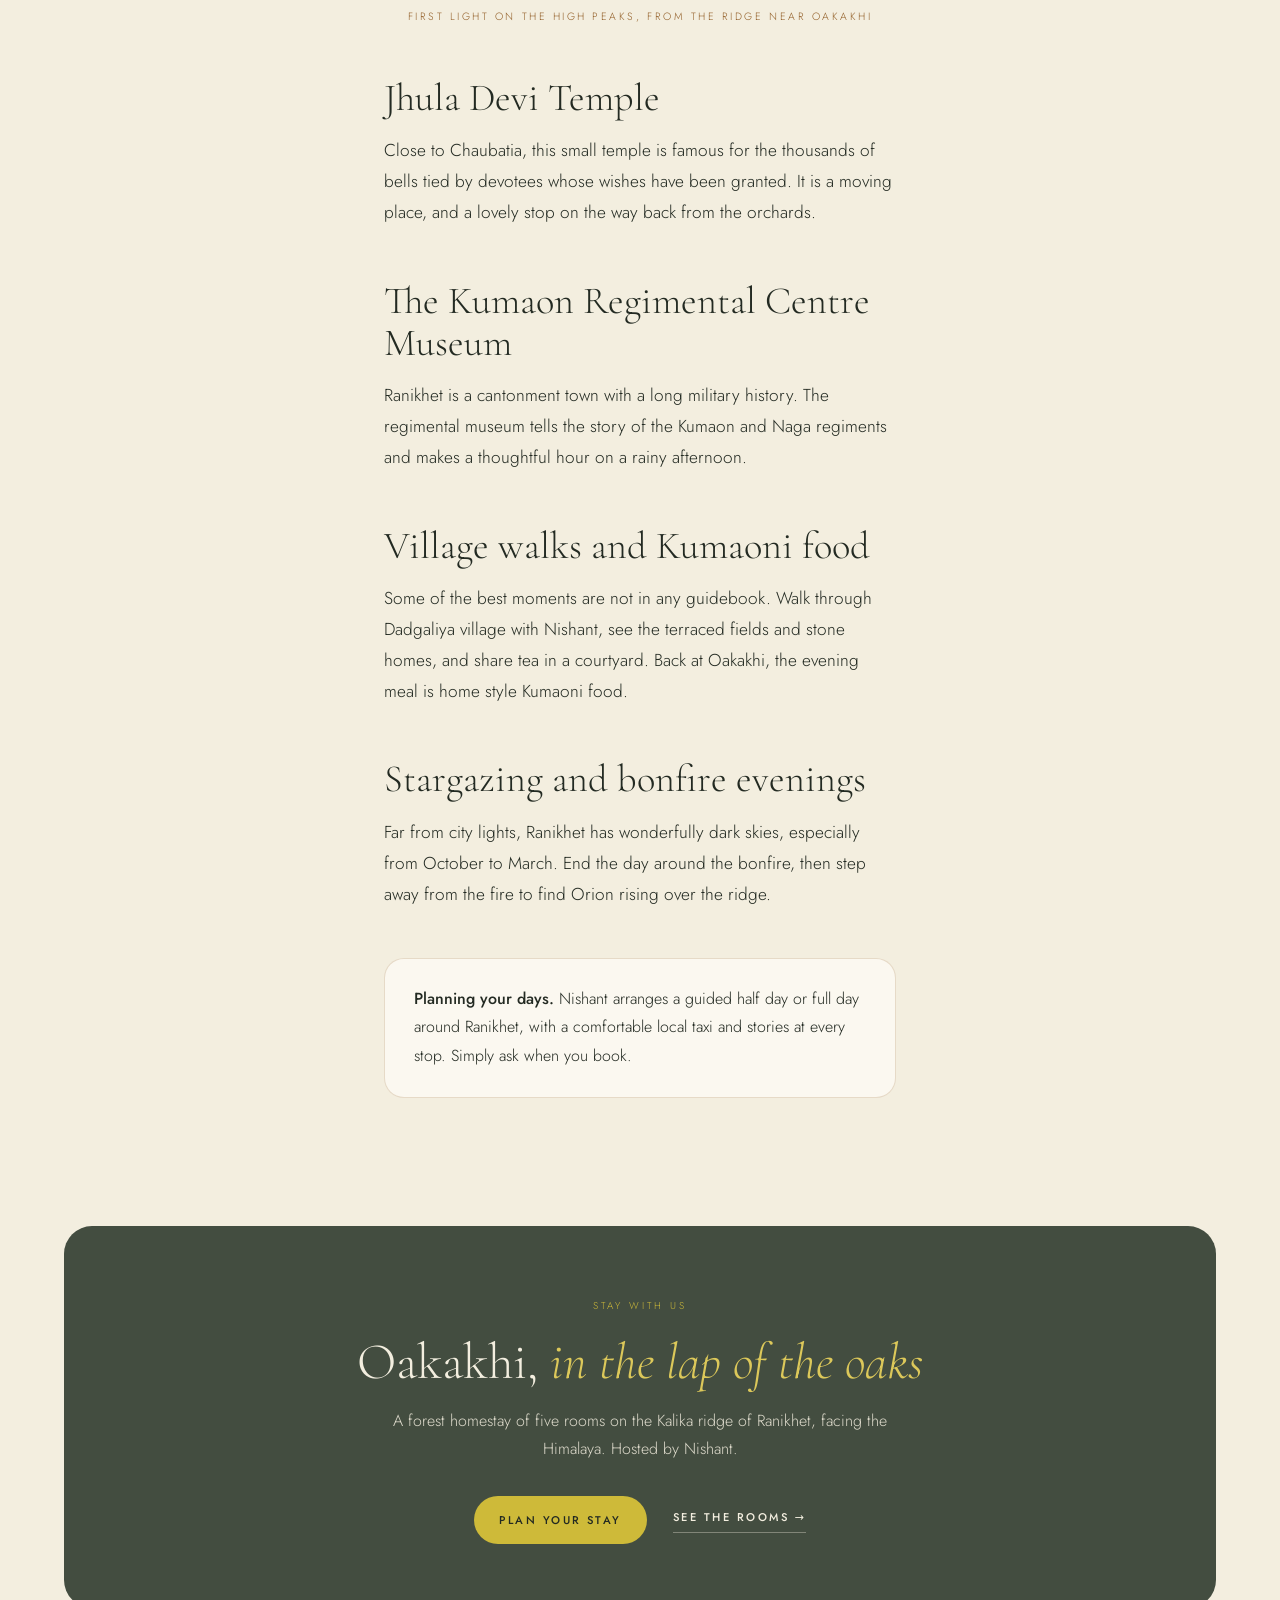
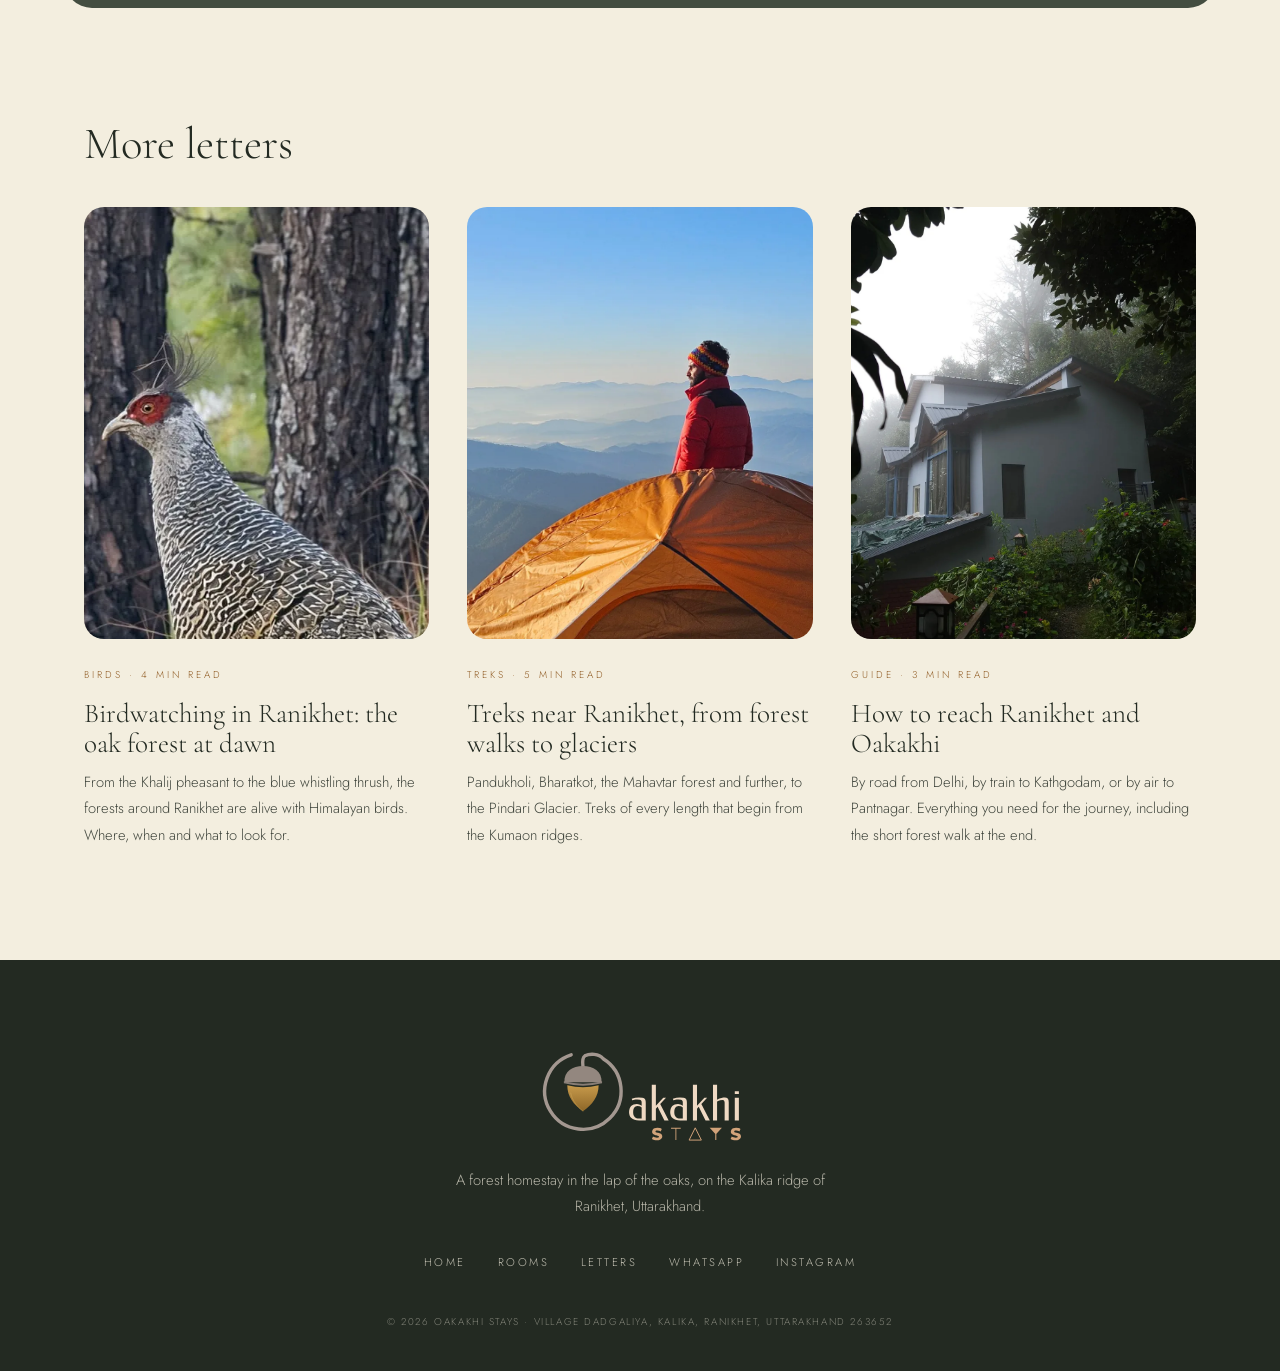
<file: letters/things-to-do-in-ranikhet/index.html>
<!DOCTYPE html>
<html lang="en">
<head>
<meta charset="UTF-8">
<meta name="viewport" content="width=device-width, initial-scale=1.0">
<title>Things to do in Ranikhet, the slow way · Letters from Oakakhi</title>
<meta name="description" content="A local guide to the best things to do in Ranikhet, Uttarakhand: Kalika Temple, Chaubatia Gardens, Ranikhet Golf Course, Jhula Devi Temple, Bhalu Dam and Himalayan viewpoints.">
<meta name="theme-color" content="#2F372D">
<link rel="canonical" href="https://oakakhistays.com/letters/things-to-do-in-ranikhet/">
<meta property="og:type" content="article">
<meta property="og:title" content="Things to do in Ranikhet, the slow way · Letters from Oakakhi">
<meta property="og:description" content="A local guide to the best things to do in Ranikhet, Uttarakhand: Kalika Temple, Chaubatia Gardens, Ranikhet Golf Course, Jhula Devi Temple, Bhalu Dam and Himalayan viewpoints.">
<meta property="og:image" content="https://oakakhistays.com/assets/img/expw-sightseeing.webp">
<meta property="og:url" content="https://oakakhistays.com/letters/things-to-do-in-ranikhet/">
<meta name="twitter:card" content="summary_large_image">
<link rel="icon" type="image/svg+xml" href="/assets/brand/favicon.svg">
<link rel="apple-touch-icon" href="/assets/brand/apple-touch-icon.png">
<link rel="alternate" type="application/rss+xml" title="Letters from Oakakhi" href="/letters/feed.xml">
<link rel="preconnect" href="https://fonts.googleapis.com"><link rel="preconnect" href="https://fonts.gstatic.com" crossorigin><link href="https://fonts.googleapis.com/css2?family=Cormorant+Garamond:ital,wght@0,300;0,400;0,500;1,300;1,400&family=Jost:wght@300;400;500&display=swap" rel="stylesheet">
<link rel="stylesheet" href="/assets/css/letters.css">
<script type="application/ld+json">{"@context": "https://schema.org", "@graph": [{"@type": "BlogPosting", "headline": "Things to do in Ranikhet, the slow way", "description": "A local guide to the best things to do in Ranikhet, Uttarakhand: Kalika Temple, Chaubatia Gardens, Ranikhet Golf Course, Jhula Devi Temple, Bhalu Dam and Himalayan viewpoints.", "image": "https://oakakhistays.com/assets/img/expw-sightseeing.webp", "datePublished": "2026-11-03", "dateModified": "2026-11-03", "mainEntityOfPage": "https://oakakhistays.com/letters/things-to-do-in-ranikhet/", "inLanguage": "en", "author": {"@type": "Organization", "name": "Oakakhi Stays", "url": "https://oakakhistays.com/"}, "publisher": {"@type": "Organization", "name": "Oakakhi Stays", "logo": {"@type": "ImageObject", "url": "https://oakakhistays.com/assets/brand/oakakhi-logo-dark.png"}}, "about": {"@type": "Place", "name": "Ranikhet, Uttarakhand"}}, {"@type": "BreadcrumbList", "itemListElement": [{"@type": "ListItem", "position": 1, "name": "Oakakhi Stays", "item": "https://oakakhistays.com/"}, {"@type": "ListItem", "position": 2, "name": "Letters from Oakakhi", "item": "https://oakakhistays.com/letters/"}, {"@type": "ListItem", "position": 3, "name": "Things to do in Ranikhet, the slow way", "item": "https://oakakhistays.com/letters/things-to-do-in-ranikhet/"}]}]}</script>
</head>
<body>
<header class="lt-nav">
  <a href="/" class="lt-logo" aria-label="Oakakhi Stays, home"><img src="/assets/brand/oakakhi-logo-dark.svg" alt="Oakakhi Stays" width="170" height="64"></a>
  <nav aria-label="Main"><a href="/#rooms">Rooms</a><a href="/#experiences">Experiences</a><a href="/letters/">Letters</a></nav>
  <a class="lt-btn" href="https://wa.me/919870213163?text=Hello%20Nishant%2C%20I%20would%20like%20to%20reserve%20a%20stay%20at%20Oakakhi." target="_blank" rel="noopener">Reserve</a>
</header>

<main class="lt-post">
  <nav class="lt-crumbs" aria-label="Breadcrumb"><a href="/">Oakakhi</a><span>/</span><a href="/letters/">Letters</a></nav>
  <header class="lt-post-head">
    <span class="lt-tag">Guide · 3 November 2026 · 5 min read</span>
    <h1>Things to do in Ranikhet, the slow way</h1>
    <p class="lt-dek">Temples, orchards, an old golf course in the pines and the ridge views most visitors drive past. A local&#x27;s guide to Ranikhet.</p>
  </header>
  <figure class="lt-hero"><img src="/assets/img/expw-sightseeing.webp" alt="The Himalaya seen between pines above Ranikhet"></figure>
  <article class="lt-body">

<p>Ranikhet is a quiet hill town in the Kumaon Himalaya of Uttarakhand, set among pine and oak at around six thousand feet. It is the kind of place that rewards an unhurried pace. Here is how we suggest spending your days, from the ridge where Oakakhi sits.</p>

<h2>Kalika Temple and the forest around it</h2>
<p>Oakakhi is a short walk from the ancient Kalika Temple. Go early in the morning, when the bells are the only sound and the light falls through the deodar and oak. The path back to the house is one of our favourite short walks in all of Ranikhet.</p>

<h2>Ranikhet Golf Course</h2>
<p>Laid out on an open meadow ringed by pines, the old golf course near Kalika is often described as one of the highest in Asia. Even if you never pick up a club, the walk along its edge on a clear day, with the snow peaks in the distance, is worth the visit.</p>

<h2>Chaubatia Gardens and Bhalu Dam</h2>
<p>Chaubatia is known for its orchards of apple, apricot and plum, and for wide views of the Himalaya. A little beyond lies Bhalu Dam, a small, still lake in the forest that makes a peaceful place for a picnic.</p>

<figure><img src="/assets/img/g-peaks.webp" alt="The Himalayan range at first light, framed by pines near Ranikhet" loading="lazy"><figcaption>First light on the high peaks, from the ridge near Oakakhi</figcaption></figure>

<h2>Jhula Devi Temple</h2>
<p>Close to Chaubatia, this small temple is famous for the thousands of bells tied by devotees whose wishes have been granted. It is a moving place, and a lovely stop on the way back from the orchards.</p>

<h2>The Kumaon Regimental Centre Museum</h2>
<p>Ranikhet is a cantonment town with a long military history. The regimental museum tells the story of the Kumaon and Naga regiments and makes a thoughtful hour on a rainy afternoon.</p>

<h2>Village walks and Kumaoni food</h2>
<p>Some of the best moments are not in any guidebook. Walk through Dadgaliya village with Nishant, see the terraced fields and stone homes, and share tea in a courtyard. Back at Oakakhi, the evening meal is home style Kumaoni food.</p>

<h2>Stargazing and bonfire evenings</h2>
<p>Far from city lights, Ranikhet has wonderfully dark skies, especially from October to March. End the day around the bonfire, then step away from the fire to find Orion rising over the ridge.</p>

<div class="note"><strong>Planning your days.</strong> Nishant arranges a guided half day or full day around Ranikhet, with a comfortable local taxi and stories at every stop. Simply ask when you book.</div>


  </article>
  <aside class="lt-stay">
    <span class="lt-tag">Stay with us</span>
    <h2>Oakakhi, <em>in the lap of the oaks</em></h2>
    <p>A forest homestay of five rooms on the Kalika ridge of Ranikhet, facing the Himalaya. Hosted by Nishant.</p>
    <div class="lt-stay-ctas"><a class="lt-btn" href="https://wa.me/919870213163?text=Hello%20Nishant%2C%20I%20read%20your%20letter%20and%20would%20like%20to%20plan%20a%20stay%20at%20Oakakhi." target="_blank" rel="noopener">Plan your stay</a><a class="lt-link" href="/#rooms">See the rooms →</a></div>
  </aside>
  <section class="lt-more">
    <h2>More letters</h2>
    <div class="lt-grid"><a class="lt-card reveal" href="/letters/birdwatching-in-ranikhet/">
      <div class="lt-card-img"><img src="/assets/img/expw-birdwatching.webp" alt="A Khalij pheasant among the pines near Oakakhi" loading="lazy"></div>
      <div class="lt-card-body"><span class="lt-tag">Birds · 4 min read</span><h3>Birdwatching in Ranikhet: the oak forest at dawn</h3><p>From the Khalij pheasant to the blue whistling thrush, the forests around Ranikhet are alive with Himalayan birds. Where, when and what to look for.</p></div>
    </a><a class="lt-card reveal" href="/letters/treks-near-ranikhet/">
      <div class="lt-card-img"><img src="/assets/img/nishant-camp.webp" alt="A trekker at camp above a sea of Kumaon hills at first light" loading="lazy"></div>
      <div class="lt-card-body"><span class="lt-tag">Treks · 5 min read</span><h3>Treks near Ranikhet, from forest walks to glaciers</h3><p>Pandukholi, Bharatkot, the Mahavtar forest and further, to the Pindari Glacier. Treks of every length that begin from the Kumaon ridges.</p></div>
    </a><a class="lt-card reveal" href="/letters/how-to-reach-ranikhet-oakakhi/">
      <div class="lt-card-img"><img src="/assets/img/mist-house.webp" alt="Oakakhi among the trees in monsoon mist" loading="lazy"></div>
      <div class="lt-card-body"><span class="lt-tag">Guide · 3 min read</span><h3>How to reach Ranikhet and Oakakhi</h3><p>By road from Delhi, by train to Kathgodam, or by air to Pantnagar. Everything you need for the journey, including the short forest walk at the end.</p></div>
    </a></div>
  </section>
</main>

<footer class="lt-foot">
  <img src="/assets/brand/oakakhi-logo-light.svg" alt="Oakakhi Stays" width="220" height="84" loading="lazy">
  <p>A forest homestay in the lap of the oaks, on the Kalika ridge of Ranikhet, Uttarakhand.</p>
  <div class="lt-foot-links"><a href="/">Home</a><a href="/#rooms">Rooms</a><a href="/letters/">Letters</a><a href="https://wa.me/919870213163?text=" target="_blank" rel="noopener">WhatsApp</a><a href="https://www.instagram.com/Oakakhi_stays" target="_blank" rel="noopener">Instagram</a></div>
  <small>© 2026 Oakakhi Stays · Village Dadgaliya, Kalika, Ranikhet, Uttarakhand 263652</small>
</footer>
<script>
(function(){var io=new IntersectionObserver(function(es){es.forEach(function(e){if(e.isIntersecting){e.target.classList.add('visible');io.unobserve(e.target)}})},{threshold:.1});document.querySelectorAll('.reveal').forEach(function(el){io.observe(el)})})();
</script>
</body>
</html>
</file>
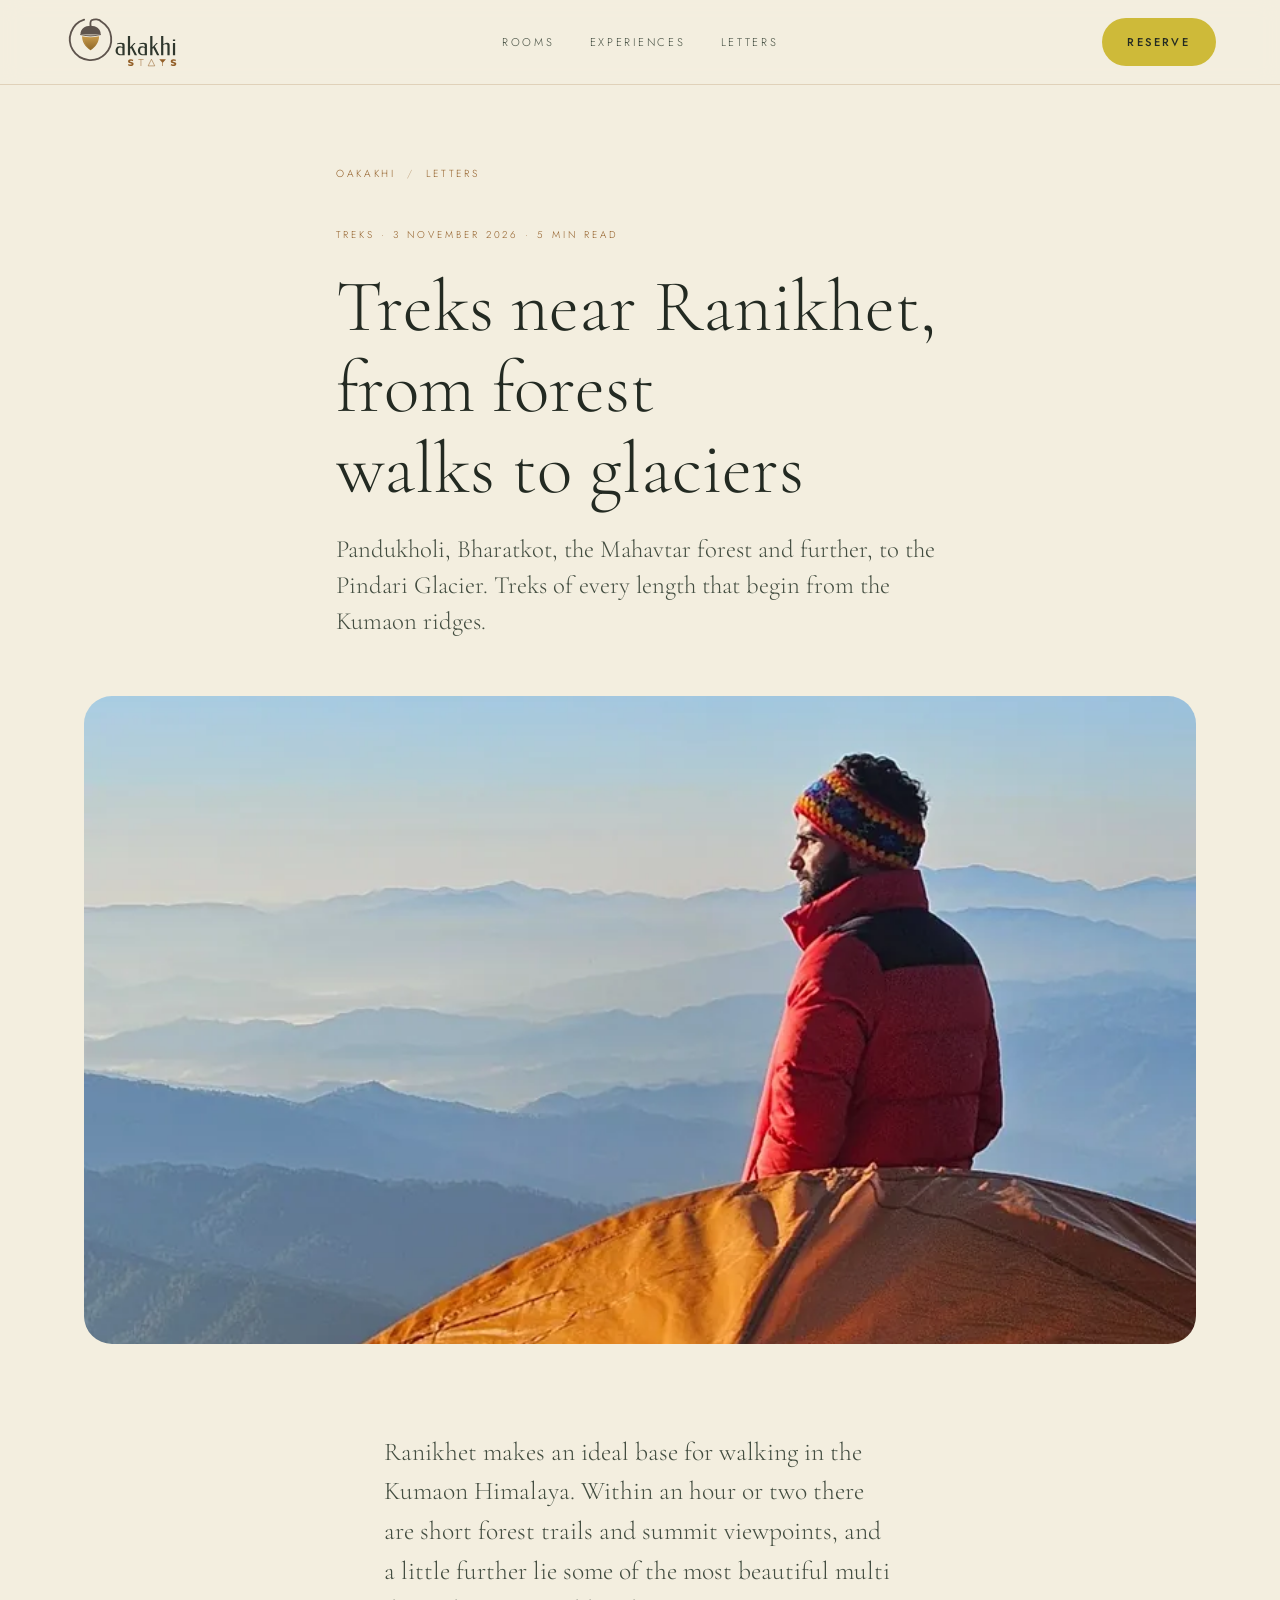
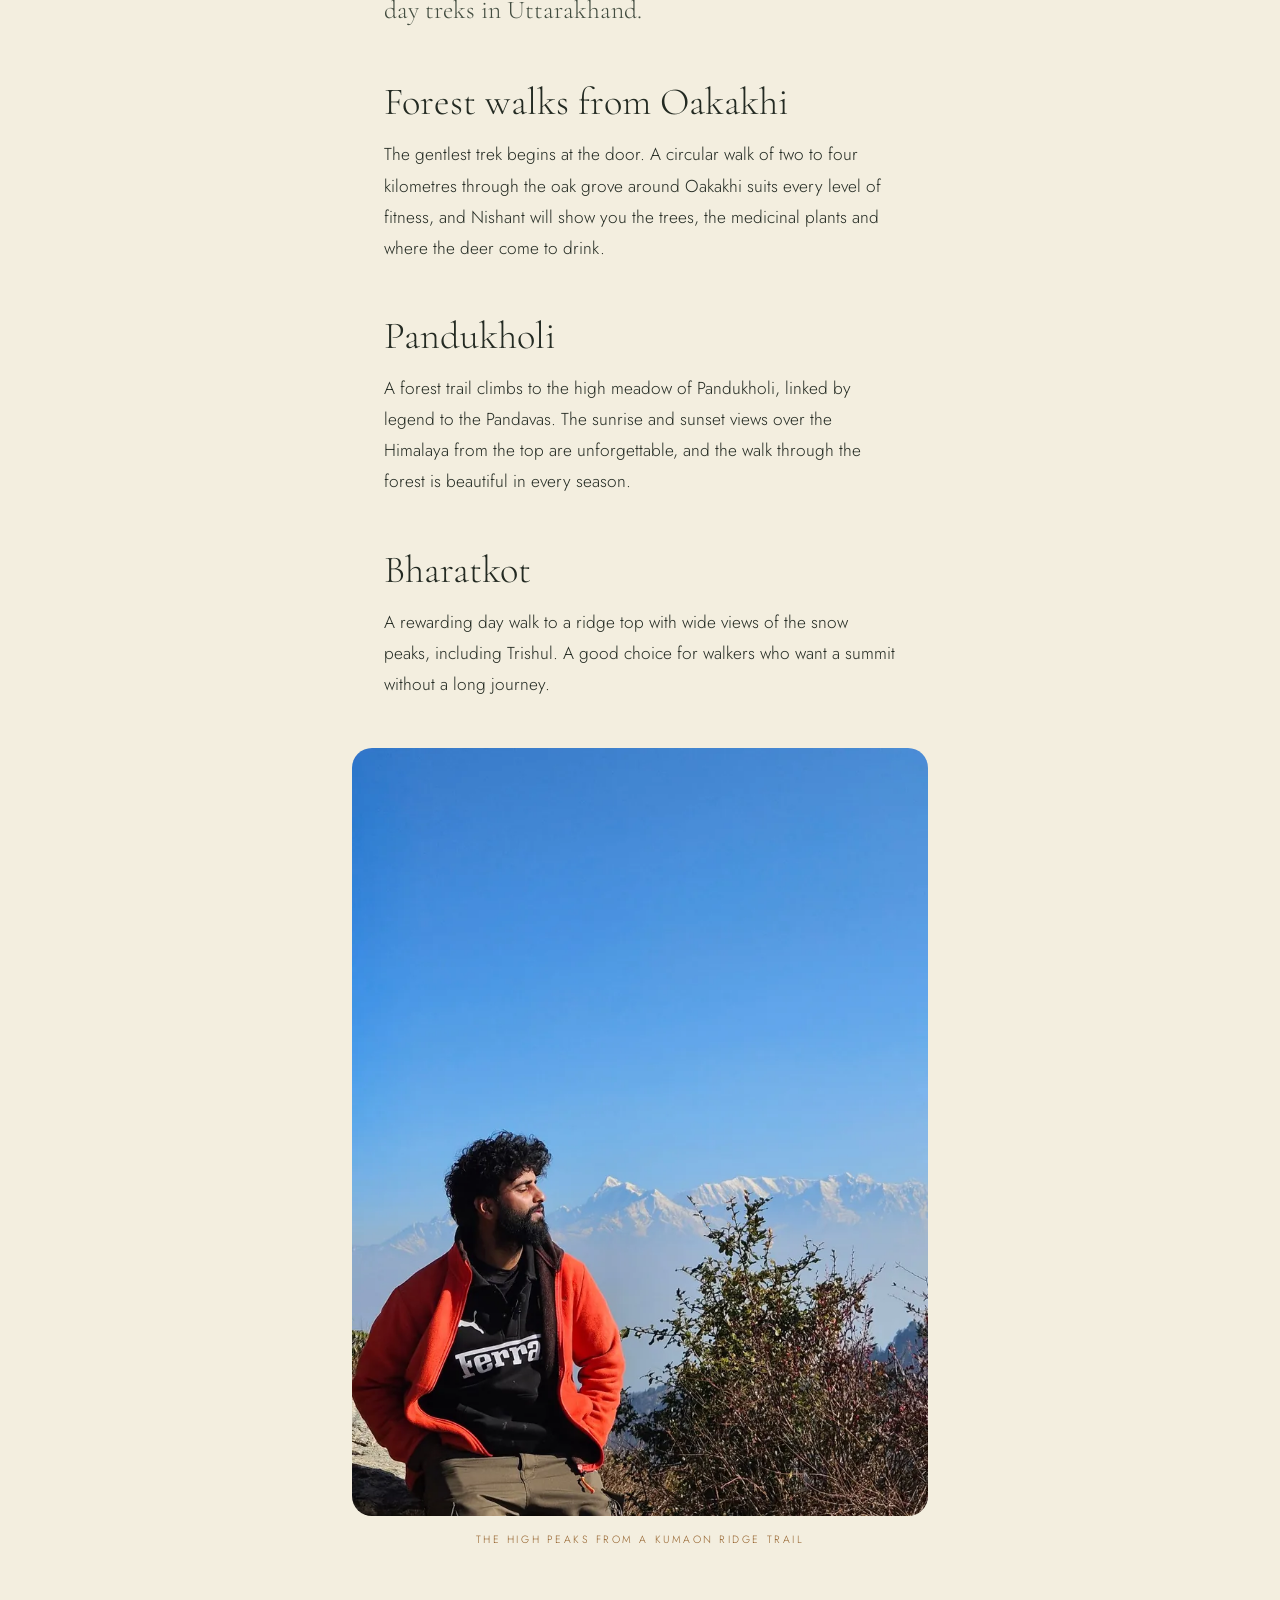
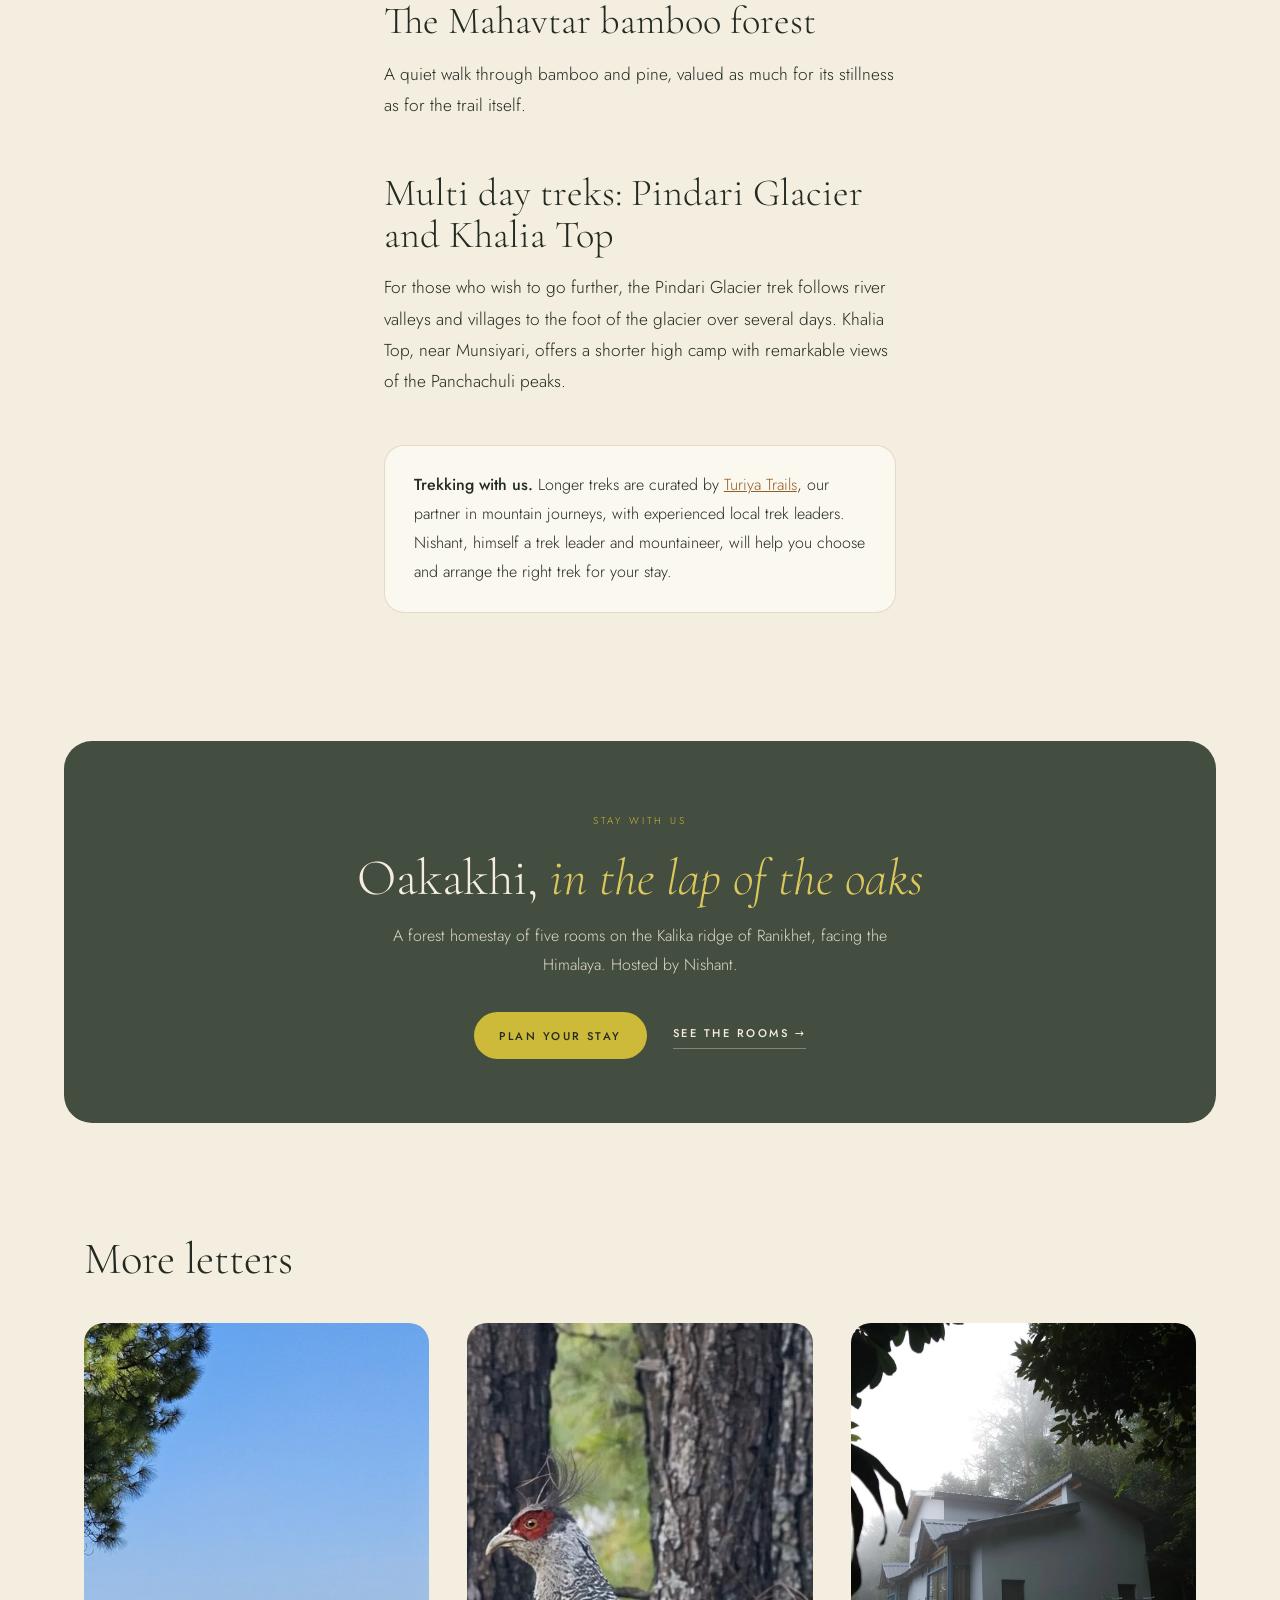
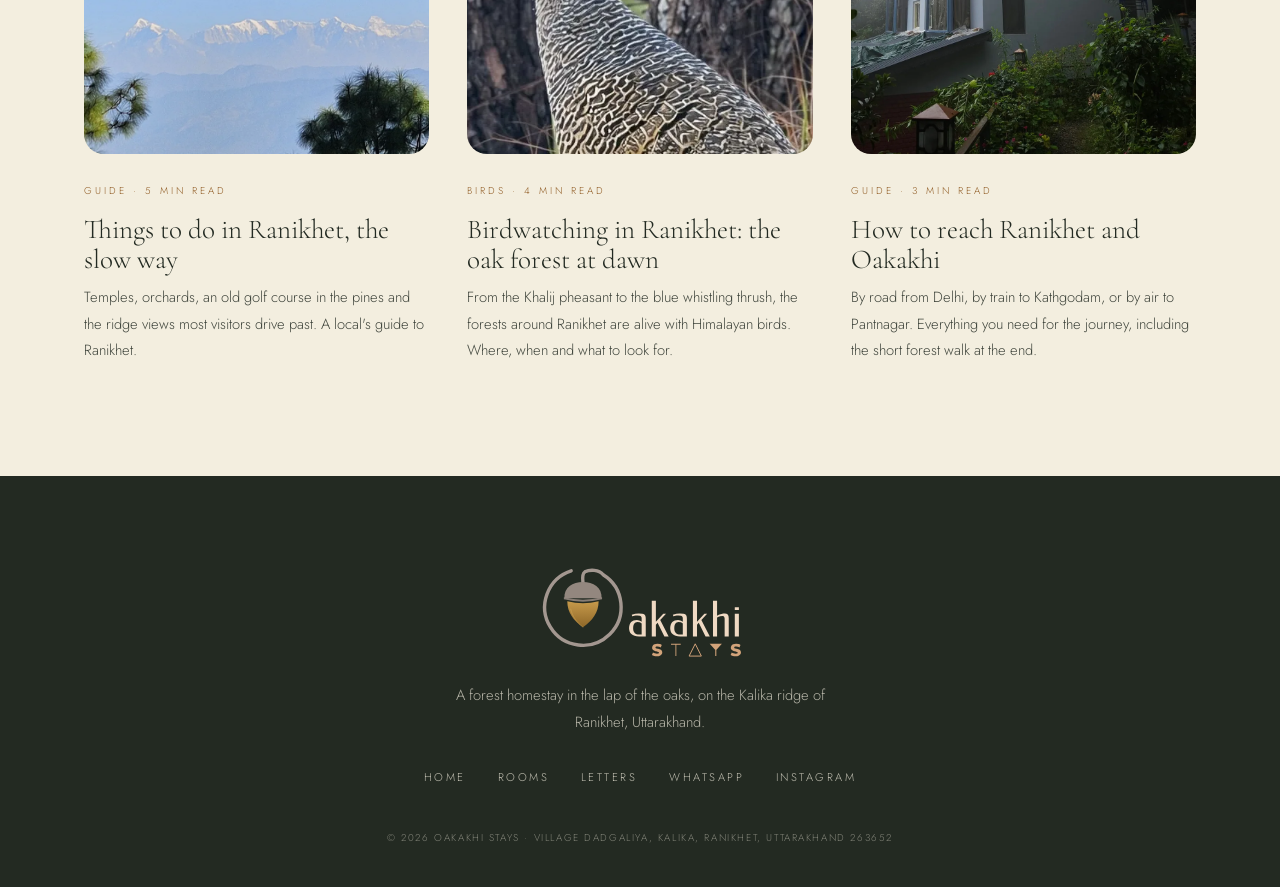
<file: letters/treks-near-ranikhet/index.html>
<!DOCTYPE html>
<html lang="en">
<head>
<meta charset="UTF-8">
<meta name="viewport" content="width=device-width, initial-scale=1.0">
<title>Treks near Ranikhet, from forest walks to glaciers · Letters from Oakakhi</title>
<meta name="description" content="The best treks near Ranikhet, Uttarakhand: Pandukholi, Bharatkot, the Mahavtar bamboo forest, and multi day treks to Pindari Glacier and Khalia Top, with local guides.">
<meta name="theme-color" content="#2F372D">
<link rel="canonical" href="https://oakakhistays.com/letters/treks-near-ranikhet/">
<meta property="og:type" content="article">
<meta property="og:title" content="Treks near Ranikhet, from forest walks to glaciers · Letters from Oakakhi">
<meta property="og:description" content="The best treks near Ranikhet, Uttarakhand: Pandukholi, Bharatkot, the Mahavtar bamboo forest, and multi day treks to Pindari Glacier and Khalia Top, with local guides.">
<meta property="og:image" content="https://oakakhistays.com/assets/img/nishant-camp.webp">
<meta property="og:url" content="https://oakakhistays.com/letters/treks-near-ranikhet/">
<meta name="twitter:card" content="summary_large_image">
<link rel="icon" type="image/svg+xml" href="/assets/brand/favicon.svg">
<link rel="apple-touch-icon" href="/assets/brand/apple-touch-icon.png">
<link rel="alternate" type="application/rss+xml" title="Letters from Oakakhi" href="/letters/feed.xml">
<link rel="preconnect" href="https://fonts.googleapis.com"><link rel="preconnect" href="https://fonts.gstatic.com" crossorigin><link href="https://fonts.googleapis.com/css2?family=Cormorant+Garamond:ital,wght@0,300;0,400;0,500;1,300;1,400&family=Jost:wght@300;400;500&display=swap" rel="stylesheet">
<link rel="stylesheet" href="/assets/css/letters.css">
<script type="application/ld+json">{"@context": "https://schema.org", "@graph": [{"@type": "BlogPosting", "headline": "Treks near Ranikhet, from forest walks to glaciers", "description": "The best treks near Ranikhet, Uttarakhand: Pandukholi, Bharatkot, the Mahavtar bamboo forest, and multi day treks to Pindari Glacier and Khalia Top, with local guides.", "image": "https://oakakhistays.com/assets/img/nishant-camp.webp", "datePublished": "2026-11-03", "dateModified": "2026-11-03", "mainEntityOfPage": "https://oakakhistays.com/letters/treks-near-ranikhet/", "inLanguage": "en", "author": {"@type": "Organization", "name": "Oakakhi Stays", "url": "https://oakakhistays.com/"}, "publisher": {"@type": "Organization", "name": "Oakakhi Stays", "logo": {"@type": "ImageObject", "url": "https://oakakhistays.com/assets/brand/oakakhi-logo-dark.png"}}, "about": {"@type": "Place", "name": "Ranikhet, Uttarakhand"}}, {"@type": "BreadcrumbList", "itemListElement": [{"@type": "ListItem", "position": 1, "name": "Oakakhi Stays", "item": "https://oakakhistays.com/"}, {"@type": "ListItem", "position": 2, "name": "Letters from Oakakhi", "item": "https://oakakhistays.com/letters/"}, {"@type": "ListItem", "position": 3, "name": "Treks near Ranikhet, from forest walks to glaciers", "item": "https://oakakhistays.com/letters/treks-near-ranikhet/"}]}]}</script>
</head>
<body>
<header class="lt-nav">
  <a href="/" class="lt-logo" aria-label="Oakakhi Stays, home"><img src="/assets/brand/oakakhi-logo-dark.svg" alt="Oakakhi Stays" width="170" height="64"></a>
  <nav aria-label="Main"><a href="/#rooms">Rooms</a><a href="/#experiences">Experiences</a><a href="/letters/">Letters</a></nav>
  <a class="lt-btn" href="https://wa.me/919870213163?text=Hello%20Nishant%2C%20I%20would%20like%20to%20reserve%20a%20stay%20at%20Oakakhi." target="_blank" rel="noopener">Reserve</a>
</header>

<main class="lt-post">
  <nav class="lt-crumbs" aria-label="Breadcrumb"><a href="/">Oakakhi</a><span>/</span><a href="/letters/">Letters</a></nav>
  <header class="lt-post-head">
    <span class="lt-tag">Treks · 3 November 2026 · 5 min read</span>
    <h1>Treks near Ranikhet, from forest walks to glaciers</h1>
    <p class="lt-dek">Pandukholi, Bharatkot, the Mahavtar forest and further, to the Pindari Glacier. Treks of every length that begin from the Kumaon ridges.</p>
  </header>
  <figure class="lt-hero"><img src="/assets/img/nishant-camp.webp" alt="A trekker at camp above a sea of Kumaon hills at first light"></figure>
  <article class="lt-body">

<p>Ranikhet makes an ideal base for walking in the Kumaon Himalaya. Within an hour or two there are short forest trails and summit viewpoints, and a little further lie some of the most beautiful multi day treks in Uttarakhand.</p>

<h2>Forest walks from Oakakhi</h2>
<p>The gentlest trek begins at the door. A circular walk of two to four kilometres through the oak grove around Oakakhi suits every level of fitness, and Nishant will show you the trees, the medicinal plants and where the deer come to drink.</p>

<h2>Pandukholi</h2>
<p>A forest trail climbs to the high meadow of Pandukholi, linked by legend to the Pandavas. The sunrise and sunset views over the Himalaya from the top are unforgettable, and the walk through the forest is beautiful in every season.</p>

<h2>Bharatkot</h2>
<p>A rewarding day walk to a ridge top with wide views of the snow peaks, including Trishul. A good choice for walkers who want a summit without a long journey.</p>

<figure><img src="/assets/img/nishant-peaks.webp" alt="A trekker resting with the Himalayan range behind, on a trek near Ranikhet" loading="lazy"><figcaption>The high peaks from a Kumaon ridge trail</figcaption></figure>

<h2>The Mahavtar bamboo forest</h2>
<p>A quiet walk through bamboo and pine, valued as much for its stillness as for the trail itself.</p>

<h2>Multi day treks: Pindari Glacier and Khalia Top</h2>
<p>For those who wish to go further, the Pindari Glacier trek follows river valleys and villages to the foot of the glacier over several days. Khalia Top, near Munsiyari, offers a shorter high camp with remarkable views of the Panchachuli peaks.</p>

<div class="note"><strong>Trekking with us.</strong> Longer treks are curated by <a href="https://www.turiyatrails.in" target="_blank" rel="noopener">Turiya Trails</a>, our partner in mountain journeys, with experienced local trek leaders. Nishant, himself a trek leader and mountaineer, will help you choose and arrange the right trek for your stay.</div>


  </article>
  <aside class="lt-stay">
    <span class="lt-tag">Stay with us</span>
    <h2>Oakakhi, <em>in the lap of the oaks</em></h2>
    <p>A forest homestay of five rooms on the Kalika ridge of Ranikhet, facing the Himalaya. Hosted by Nishant.</p>
    <div class="lt-stay-ctas"><a class="lt-btn" href="https://wa.me/919870213163?text=Hello%20Nishant%2C%20I%20read%20your%20letter%20and%20would%20like%20to%20plan%20a%20stay%20at%20Oakakhi." target="_blank" rel="noopener">Plan your stay</a><a class="lt-link" href="/#rooms">See the rooms →</a></div>
  </aside>
  <section class="lt-more">
    <h2>More letters</h2>
    <div class="lt-grid"><a class="lt-card reveal" href="/letters/things-to-do-in-ranikhet/">
      <div class="lt-card-img"><img src="/assets/img/expw-sightseeing.webp" alt="The Himalaya seen between pines above Ranikhet" loading="lazy"></div>
      <div class="lt-card-body"><span class="lt-tag">Guide · 5 min read</span><h3>Things to do in Ranikhet, the slow way</h3><p>Temples, orchards, an old golf course in the pines and the ridge views most visitors drive past. A local&#x27;s guide to Ranikhet.</p></div>
    </a><a class="lt-card reveal" href="/letters/birdwatching-in-ranikhet/">
      <div class="lt-card-img"><img src="/assets/img/expw-birdwatching.webp" alt="A Khalij pheasant among the pines near Oakakhi" loading="lazy"></div>
      <div class="lt-card-body"><span class="lt-tag">Birds · 4 min read</span><h3>Birdwatching in Ranikhet: the oak forest at dawn</h3><p>From the Khalij pheasant to the blue whistling thrush, the forests around Ranikhet are alive with Himalayan birds. Where, when and what to look for.</p></div>
    </a><a class="lt-card reveal" href="/letters/how-to-reach-ranikhet-oakakhi/">
      <div class="lt-card-img"><img src="/assets/img/mist-house.webp" alt="Oakakhi among the trees in monsoon mist" loading="lazy"></div>
      <div class="lt-card-body"><span class="lt-tag">Guide · 3 min read</span><h3>How to reach Ranikhet and Oakakhi</h3><p>By road from Delhi, by train to Kathgodam, or by air to Pantnagar. Everything you need for the journey, including the short forest walk at the end.</p></div>
    </a></div>
  </section>
</main>

<footer class="lt-foot">
  <img src="/assets/brand/oakakhi-logo-light.svg" alt="Oakakhi Stays" width="220" height="84" loading="lazy">
  <p>A forest homestay in the lap of the oaks, on the Kalika ridge of Ranikhet, Uttarakhand.</p>
  <div class="lt-foot-links"><a href="/">Home</a><a href="/#rooms">Rooms</a><a href="/letters/">Letters</a><a href="https://wa.me/919870213163?text=" target="_blank" rel="noopener">WhatsApp</a><a href="https://www.instagram.com/Oakakhi_stays" target="_blank" rel="noopener">Instagram</a></div>
  <small>© 2026 Oakakhi Stays · Village Dadgaliya, Kalika, Ranikhet, Uttarakhand 263652</small>
</footer>
<script>
(function(){var io=new IntersectionObserver(function(es){es.forEach(function(e){if(e.isIntersecting){e.target.classList.add('visible');io.unobserve(e.target)}})},{threshold:.1});document.querySelectorAll('.reveal').forEach(function(el){io.observe(el)})})();
</script>
</body>
</html>
</file>
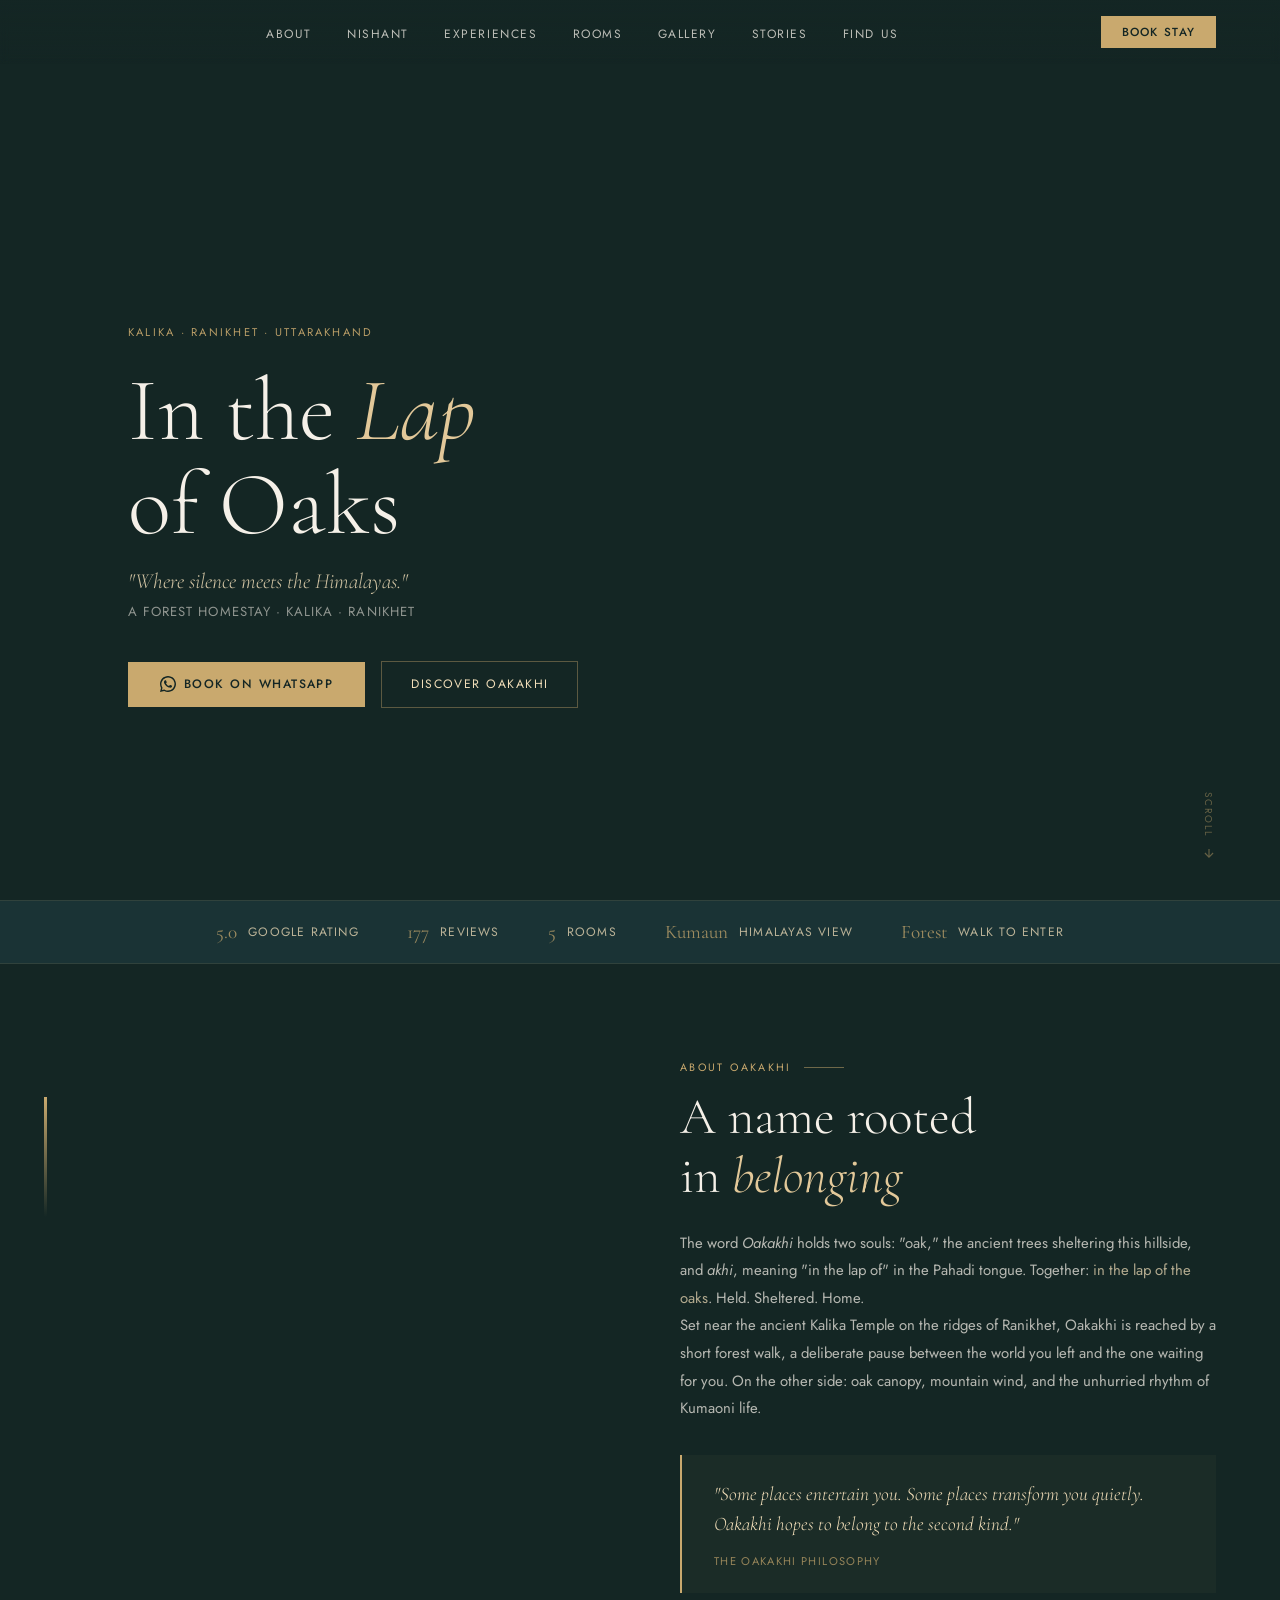
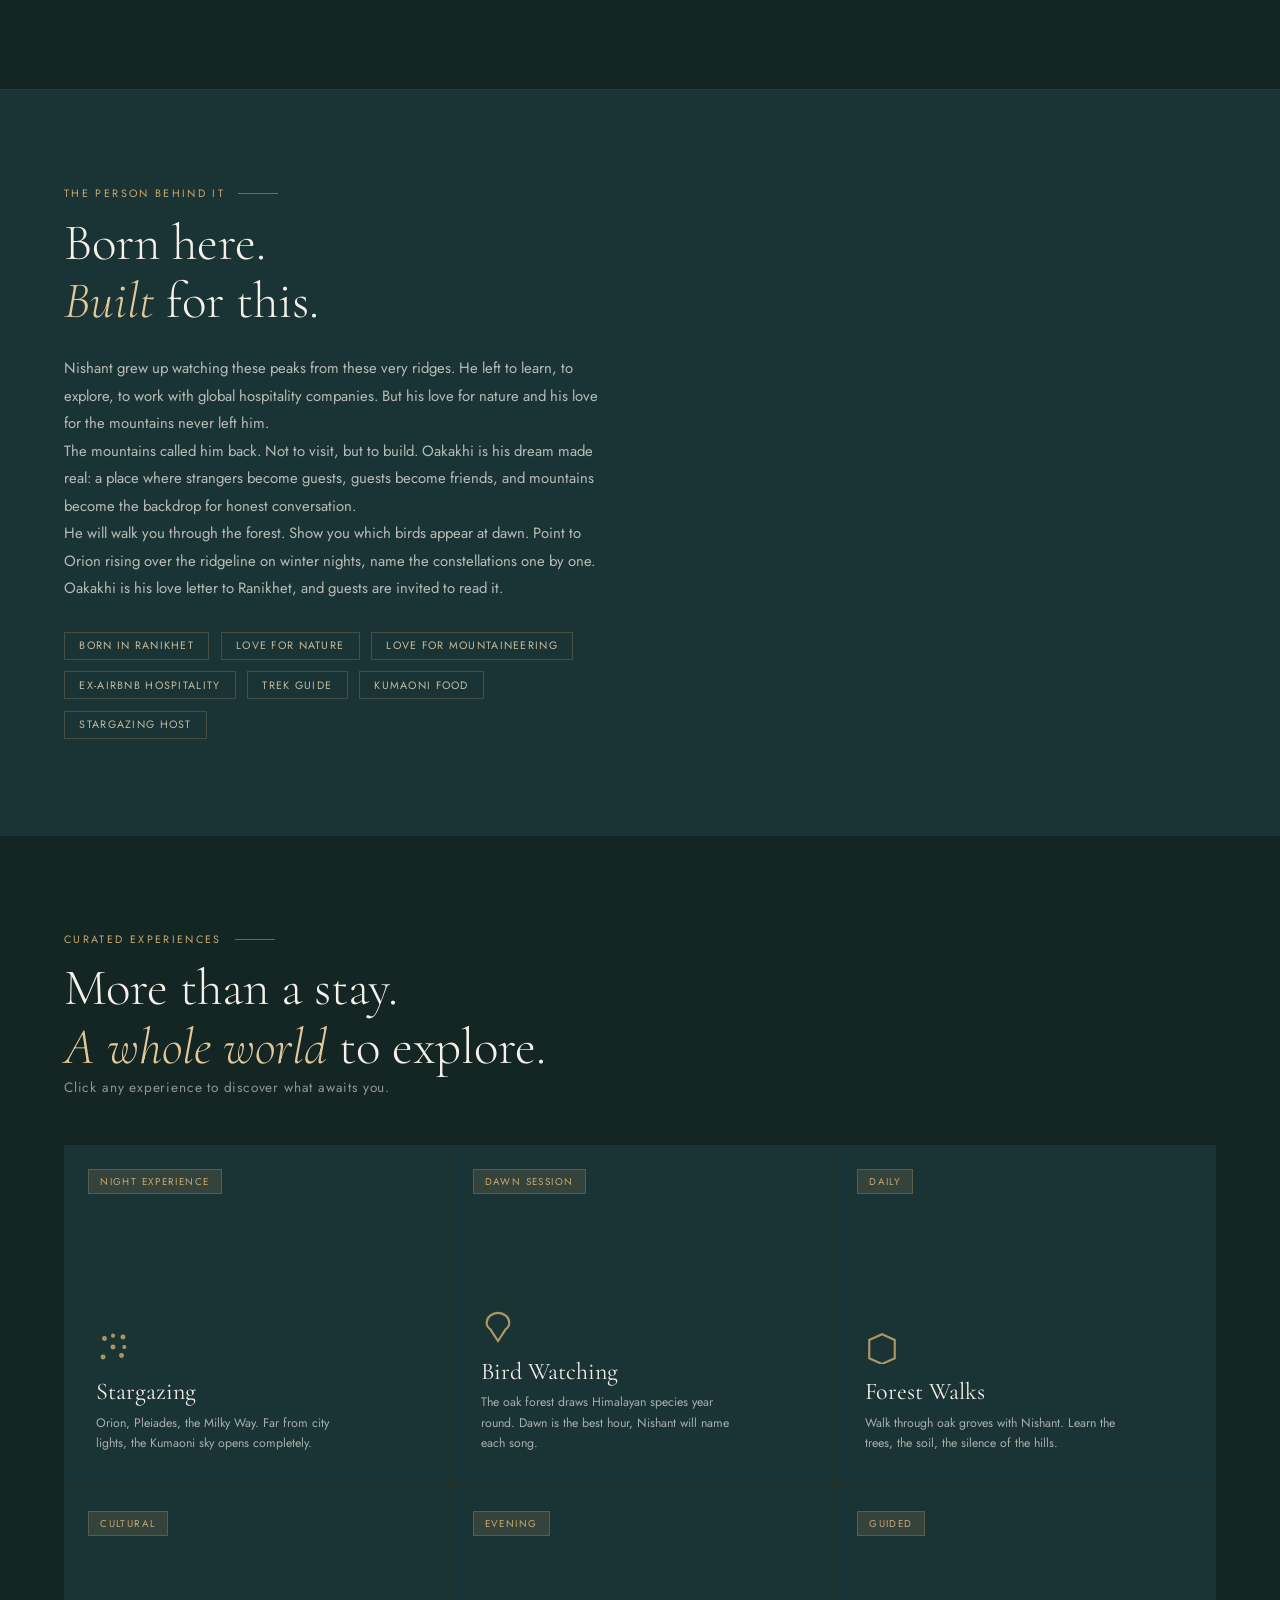
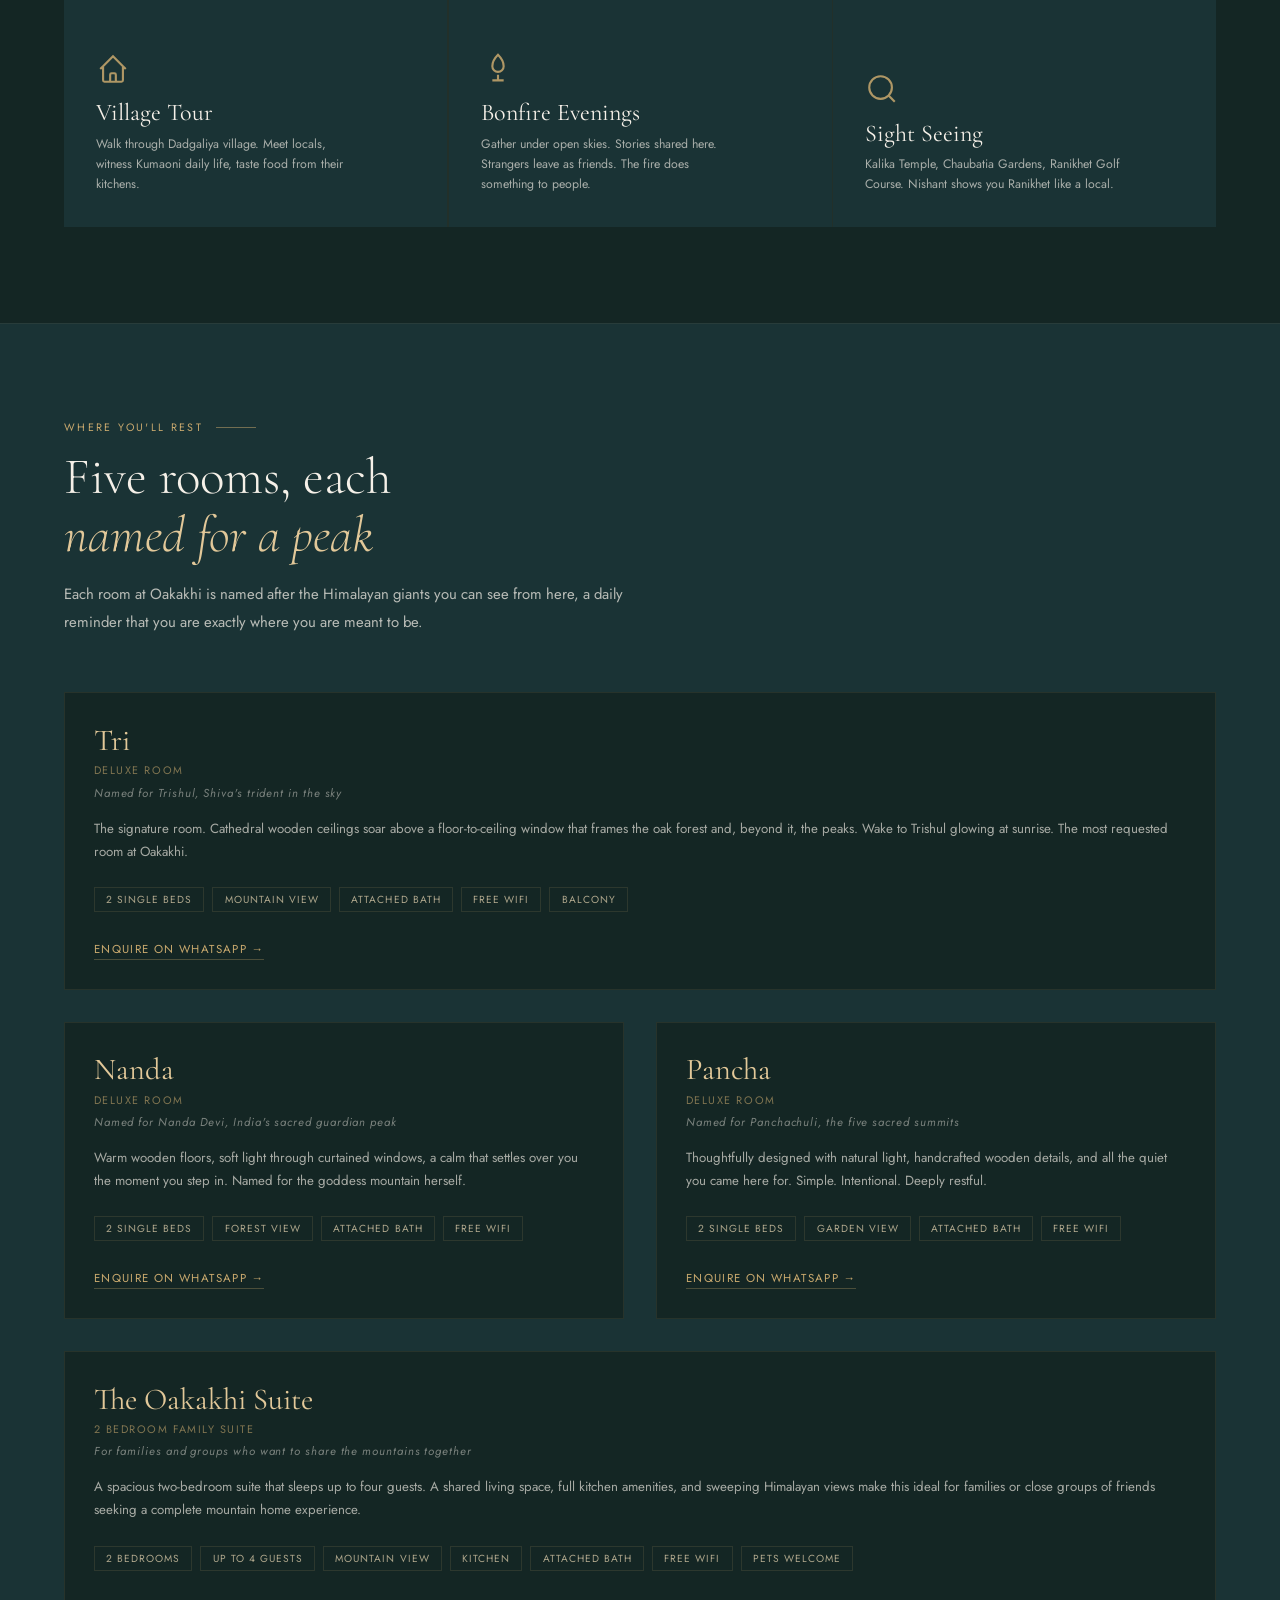
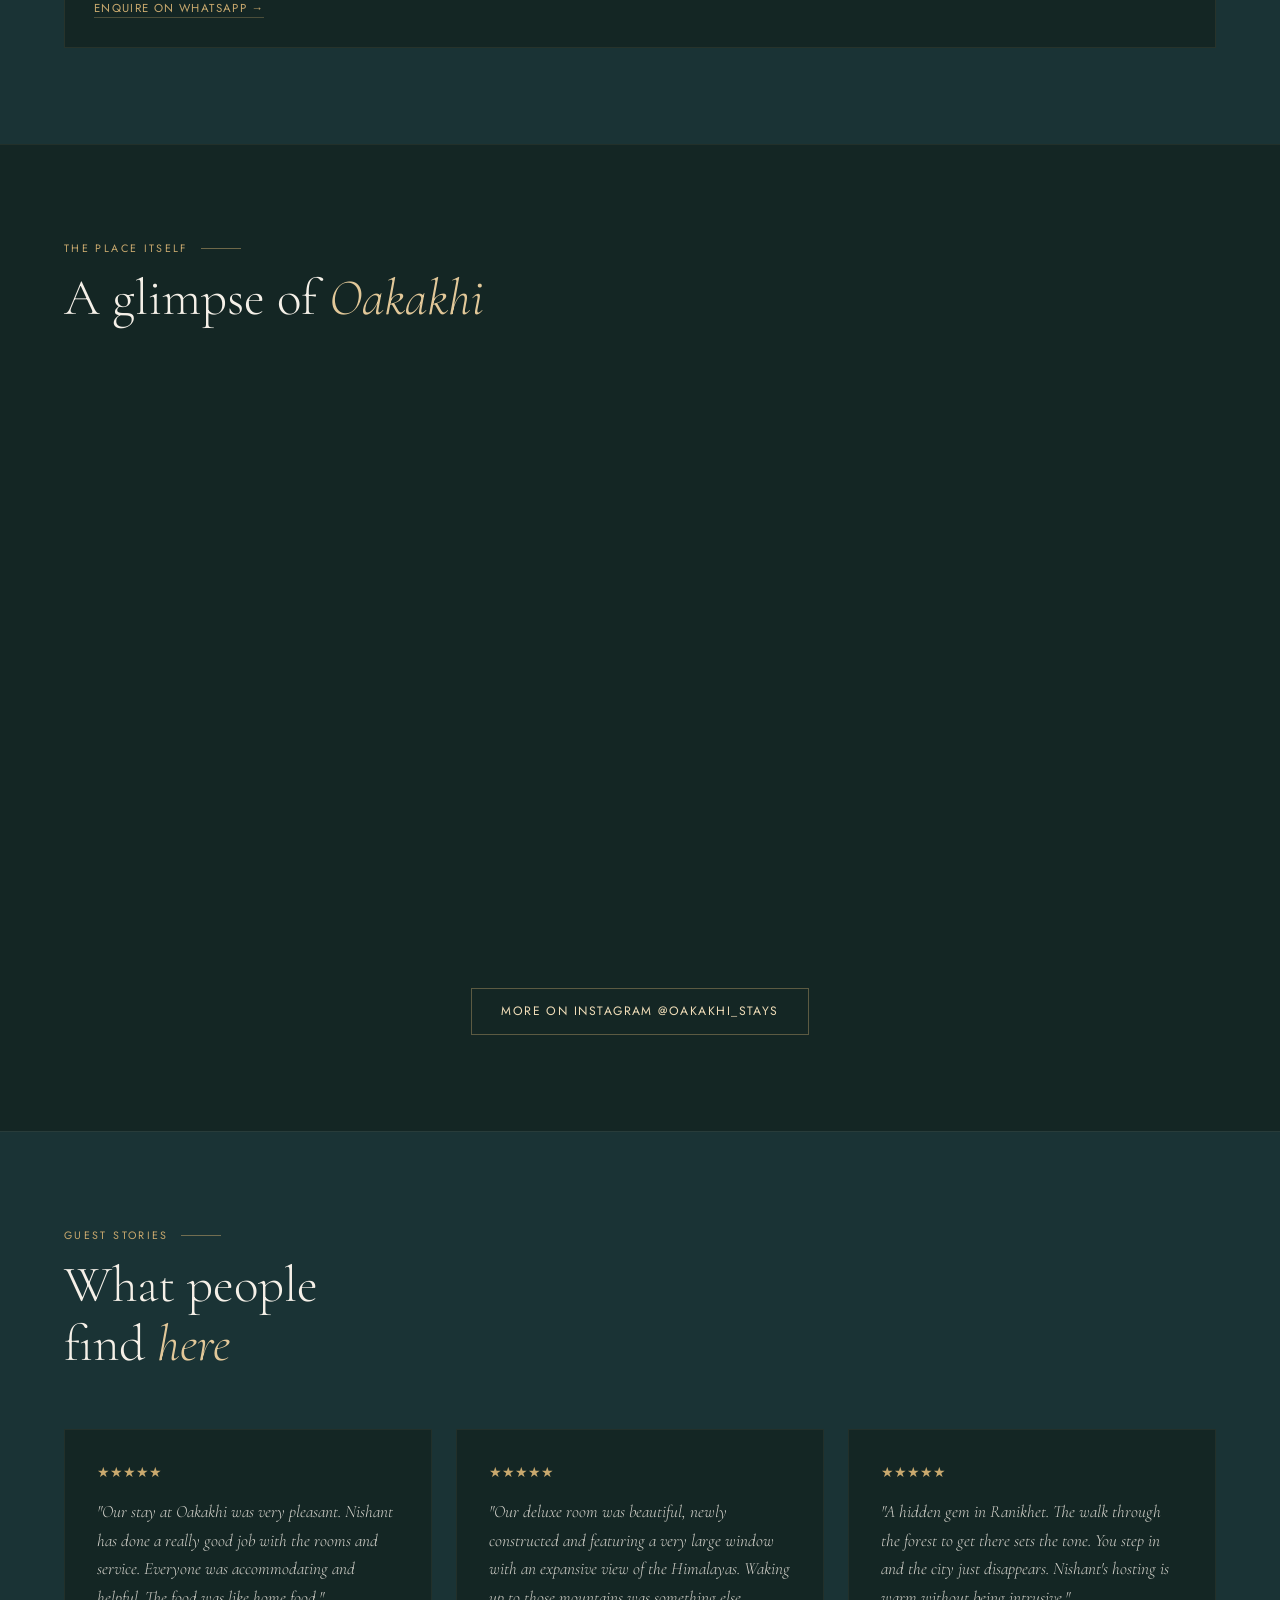
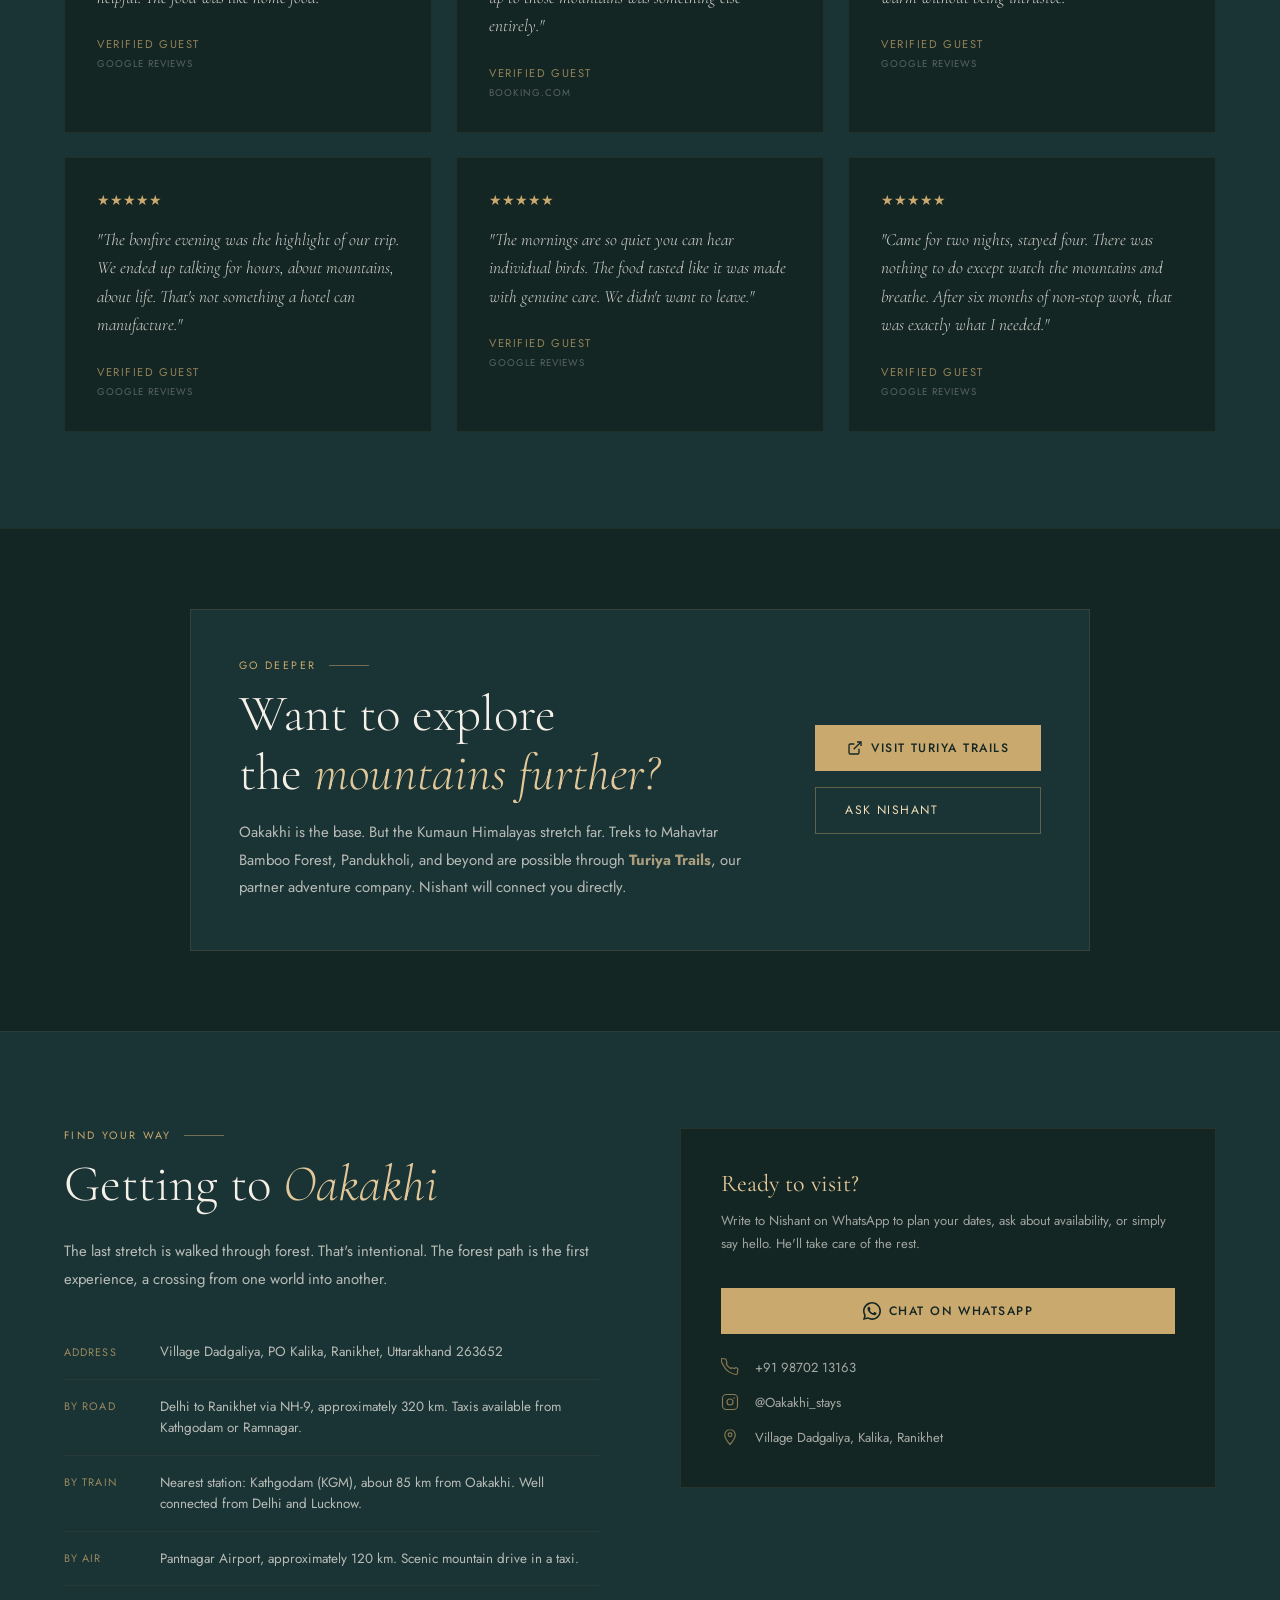
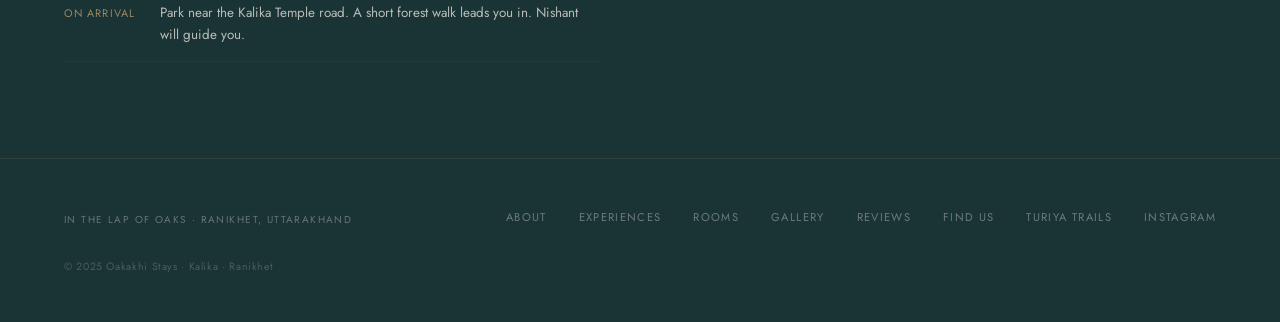
<file: index1.html>
<!DOCTYPE html>
<html lang="en">
<head>
  <meta charset="UTF-8"/>
  <meta name="viewport" content="width=device-width, initial-scale=1.0"/>
  <title>Oakakhi Stays — In the Lap of Oaks, Ranikhet</title>
  <meta name="description" content="A forest homestay near Kalika Temple, Ranikhet. Himalayan views, oak forests, Kumaoni food, stargazing, birdwatching and more. Stay with Nishant at Oakakhi."/>
  <link rel="preconnect" href="https://fonts.googleapis.com"/>
  <link rel="preconnect" href="https://fonts.gstatic.com" crossorigin/>
  <link href="https://fonts.googleapis.com/css2?family=Cormorant+Garamond:ital,wght@0,300;0,400;0,500;0,600;1,300;1,400&family=Jost:wght@300;400;500&display=swap" rel="stylesheet"/>
  <style>
    :root{
      --forest:#142624;--forest-mid:#1a3335;--forest-light:#1e3d3f;
      --gold:#c9a96e;--gold-light:#e2c899;--gold-pale:#f0ddb8;
      --cream:#f5f0e8;--white:#ffffff;
    }
    *,*::before,*::after{margin:0;padding:0;box-sizing:border-box}
    html{scroll-behavior:smooth}
    body{font-family:'Jost',sans-serif;background:var(--forest);color:var(--cream);overflow-x:hidden}

    /* NAV */
    nav{position:fixed;top:0;left:0;right:0;z-index:100;display:flex;align-items:center;justify-content:space-between;padding:1rem 4rem;background:linear-gradient(to bottom,rgba(20,38,36,0.97) 0%,transparent 100%);backdrop-filter:blur(4px);transition:background 0.3s}
    nav.scrolled{background:rgba(20,38,36,0.98);box-shadow:0 1px 0 rgba(201,169,110,0.15)}
    .nav-logo{text-decoration:none;display:flex;align-items:center}
    .nav-logo-img{height:46px;width:auto;object-fit:contain;filter:drop-shadow(0 0 8px rgba(201,169,110,0.2));transition:filter 0.3s}
    .nav-logo-img:hover{filter:drop-shadow(0 0 14px rgba(201,169,110,0.5))}
    .nav-links{display:flex;gap:2.2rem;list-style:none}
    .nav-links a{font-size:0.75rem;letter-spacing:0.13em;text-transform:uppercase;color:var(--cream);text-decoration:none;opacity:0.75;transition:opacity 0.2s,color 0.2s}
    .nav-links a:hover{opacity:1;color:var(--gold-light)}
    .nav-book{font-size:0.73rem;letter-spacing:0.11em;text-transform:uppercase;color:var(--forest);background:var(--gold);padding:0.5rem 1.3rem;text-decoration:none;font-weight:500;transition:background 0.2s,transform 0.2s;white-space:nowrap}
    .nav-book:hover{background:var(--gold-light);transform:translateY(-1px)}
    .hamburger{display:none;flex-direction:column;gap:5px;cursor:pointer}
    .hamburger span{width:24px;height:1.5px;background:var(--gold);display:block}

    /* HERO */
    #hero{position:relative;height:100vh;min-height:600px;display:flex;align-items:flex-end;overflow:hidden}
    .hero-bg{position:absolute;inset:0;background:linear-gradient(to top,rgba(20,38,36,0.93) 0%,rgba(20,38,36,0.28) 50%,rgba(20,38,36,0.08) 100%),url('') center/cover no-repeat}
    .hero-wm{position:absolute;left:50%;top:50%;transform:translate(-50%,-50%);width:65%;max-width:700px;opacity:0.07;pointer-events:none;z-index:1;animation:wmFloat 8s ease-in-out infinite}
    .hero-wm img{width:100%;height:auto;display:block;filter:brightness(2) saturate(0.4)}
    @keyframes wmFloat{0%,100%{transform:translate(-50%,-50%) scale(1)}50%{transform:translate(-50%,-52%) scale(1.015)}}
    .hero-content{position:relative;z-index:2;padding:0 4rem 6rem;max-width:820px;animation:fadeUp 1.2s ease both}
    .hero-badge{display:inline-flex;align-items:center;gap:0.6rem;font-size:0.7rem;letter-spacing:0.2em;text-transform:uppercase;color:var(--gold);margin-bottom:1.5rem;opacity:0.9}
    h1{font-family:'Cormorant Garamond',serif;font-size:clamp(3rem,7vw,6rem);font-weight:300;line-height:1.05;color:var(--cream)}
    h1 em{font-style:italic;color:var(--gold-light)}
    .hero-tagline{font-family:'Cormorant Garamond',serif;font-size:clamp(1rem,2.5vw,1.35rem);font-weight:300;font-style:italic;color:var(--gold-pale);margin:1rem 0 0.5rem;opacity:0.85}
    .hero-sub{font-size:0.82rem;letter-spacing:0.08em;color:var(--cream);opacity:0.55;margin-bottom:2.5rem;text-transform:uppercase}
    .hero-ctas{display:flex;gap:1rem;flex-wrap:wrap;align-items:center}
    .hero-scroll{position:absolute;bottom:2.5rem;right:4rem;z-index:2;display:flex;flex-direction:column;align-items:center;gap:0.6rem;color:var(--gold);opacity:0.45;animation:bounce 2.5s ease infinite}
    .hero-scroll span{font-size:0.62rem;letter-spacing:0.18em;text-transform:uppercase;writing-mode:vertical-lr}
    @keyframes fadeUp{from{opacity:0;transform:translateY(30px)}to{opacity:1;transform:translateY(0)}}
    @keyframes bounce{0%,100%{transform:translateY(0)}50%{transform:translateY(6px)}}

    /* BUTTONS */
    .btn-primary{display:inline-flex;align-items:center;gap:0.5rem;background:var(--gold);color:var(--forest);padding:0.85rem 2rem;font-family:'Jost',sans-serif;font-size:0.76rem;font-weight:500;letter-spacing:0.12em;text-transform:uppercase;text-decoration:none;transition:background 0.2s,transform 0.2s,box-shadow 0.2s}
    .btn-primary:hover{background:var(--gold-light);transform:translateY(-2px);box-shadow:0 8px 24px rgba(201,169,110,0.3)}
    .btn-secondary{display:inline-flex;align-items:center;gap:0.5rem;border:1px solid rgba(201,169,110,0.4);color:var(--gold-pale);padding:0.85rem 1.8rem;font-family:'Jost',sans-serif;font-size:0.76rem;letter-spacing:0.12em;text-transform:uppercase;text-decoration:none;transition:border-color 0.2s,color 0.2s,background 0.2s}
    .btn-secondary:hover{border-color:var(--gold);color:var(--gold);background:rgba(201,169,110,0.05)}

    /* STRIP */
    .rating-strip{background:var(--forest-mid);border-top:1px solid rgba(201,169,110,0.12);border-bottom:1px solid rgba(201,169,110,0.12);padding:1.2rem 4rem;display:flex;align-items:center;justify-content:center;gap:3rem;flex-wrap:wrap}
    .strip-item{display:flex;align-items:center;gap:0.7rem;font-size:0.76rem;letter-spacing:0.1em;text-transform:uppercase;color:var(--gold-pale);opacity:0.75}
    .strip-item strong{font-size:1.2rem;font-family:'Cormorant Garamond',serif;font-weight:400;color:var(--gold);letter-spacing:0;text-transform:none}

    /* SECTIONS */
    section{padding:6rem 4rem}
    .section-label{font-size:0.67rem;letter-spacing:0.22em;text-transform:uppercase;color:var(--gold);margin-bottom:0.8rem;display:flex;align-items:center;gap:0.8rem}
    .section-label::after{content:'';display:block;width:40px;height:1px;background:var(--gold);opacity:0.5}
    h2{font-family:'Cormorant Garamond',serif;font-size:clamp(2rem,4vw,3.2rem);font-weight:300;line-height:1.15;color:var(--cream)}
    h2 em{font-style:italic;color:var(--gold-light)}
    .body-text{font-size:0.93rem;line-height:1.85;color:var(--cream);opacity:0.72;max-width:560px}

    /* ABOUT */
    #about{display:grid;grid-template-columns:1fr 1fr;gap:5rem;align-items:center;background:var(--forest)}
    .about-images{position:relative;height:520px}
    .about-img-main{position:absolute;top:0;left:0;width:80%;height:85%;object-fit:cover;filter:brightness(0.9) saturate(1.1)}
    .about-img-accent{position:absolute;bottom:0;right:0;width:55%;height:50%;object-fit:cover;border:4px solid var(--forest);filter:brightness(0.85) saturate(1.1)}
    .about-gold-line{position:absolute;top:30px;left:-20px;width:3px;height:120px;background:linear-gradient(to bottom,var(--gold),transparent)}
    .about-text h2{margin-bottom:1.5rem}
    .about-quote{margin-top:2rem;padding:1.5rem 1.5rem 1.5rem 2rem;border-left:2px solid var(--gold);background:rgba(201,169,110,0.04)}
    .about-quote p{font-family:'Cormorant Garamond',serif;font-size:1.2rem;font-style:italic;font-weight:300;line-height:1.6;color:var(--gold-pale)}
    .about-quote cite{display:block;margin-top:0.8rem;font-size:0.7rem;letter-spacing:0.12em;text-transform:uppercase;color:var(--gold);font-style:normal;opacity:0.7}

    /* STORY */
    #story{background:var(--forest-mid);display:grid;grid-template-columns:1fr 1fr;gap:5rem;align-items:center;border-top:1px solid rgba(201,169,110,0.08)}
    .story-img{width:100%;height:500px;object-fit:cover;filter:brightness(0.85) saturate(1.05) sepia(0.1)}
    .story-pills{display:flex;flex-wrap:wrap;gap:0.7rem;margin-top:1.8rem}
    .pill{font-size:0.67rem;letter-spacing:0.12em;text-transform:uppercase;border:1px solid rgba(201,169,110,0.3);color:var(--gold-pale);padding:0.35rem 0.9rem;opacity:0.8}

    /* EXPERIENCES */
    #experiences{background:var(--forest);border-top:1px solid rgba(201,169,110,0.08)}
    #experiences .section-head{max-width:560px;margin-bottom:1rem}
    .exp-intro{font-size:0.85rem;color:var(--cream);opacity:0.55;margin-bottom:3rem;letter-spacing:0.06em}
    .experiences-grid{display:grid;grid-template-columns:repeat(3,1fr);gap:1.5px;background:rgba(201,169,110,0.08)}
    .exp-card{position:relative;overflow:hidden;height:340px;background:var(--forest-mid);cursor:pointer;text-decoration:none;display:block}
    .exp-card-bg{position:absolute;inset:0;background-size:cover;background-position:center;transition:transform 0.6s ease;filter:brightness(0.4) saturate(0.9)}
    .exp-card:hover .exp-card-bg{transform:scale(1.06);filter:brightness(0.55)}
    .exp-card-content{position:absolute;inset:0;display:flex;flex-direction:column;justify-content:flex-end;padding:2rem}
    .exp-icon{width:34px;height:34px;margin-bottom:0.8rem;color:var(--gold);opacity:0.85}
    .exp-title{font-family:'Cormorant Garamond',serif;font-size:1.5rem;font-weight:400;color:var(--cream);margin-bottom:0.4rem}
    .exp-desc{font-size:0.77rem;line-height:1.65;color:var(--cream);opacity:0.65;max-width:260px}
    .exp-arrow{position:absolute;top:1.5rem;right:1.5rem;width:32px;height:32px;border:1px solid rgba(201,169,110,0.3);border-radius:50%;display:flex;align-items:center;justify-content:center;color:var(--gold);opacity:0;transition:opacity 0.3s}
    .exp-card:hover .exp-arrow{opacity:1}
    .exp-tag{position:absolute;top:1.5rem;left:1.5rem;font-size:0.62rem;letter-spacing:0.14em;text-transform:uppercase;background:rgba(201,169,110,0.15);border:1px solid rgba(201,169,110,0.25);color:var(--gold);padding:0.25rem 0.7rem}

    /* EXPERIENCE DETAIL PAGES */
    .exp-page{display:none;position:fixed;inset:0;z-index:200;background:var(--forest);overflow-y:auto}
    .exp-page.active{display:block}
    .exp-page-hero{position:relative;height:55vh;min-height:380px;overflow:hidden}
    .exp-page-hero-bg{position:absolute;inset:0;background-size:cover;background-position:center;filter:brightness(0.45)}
    .exp-page-hero-overlay{position:absolute;inset:0;background:linear-gradient(to top,rgba(20,38,36,1) 0%,rgba(20,38,36,0.2) 60%)}
    .exp-page-hero-content{position:absolute;bottom:0;left:0;right:0;padding:3rem 5rem}
    .exp-page-back{position:absolute;top:2rem;left:4rem;display:flex;align-items:center;gap:0.6rem;font-size:0.72rem;letter-spacing:0.14em;text-transform:uppercase;color:var(--gold);cursor:pointer;border:none;background:rgba(20,38,36,0.6);padding:0.5rem 1rem;transition:background 0.2s;text-decoration:none}
    .exp-page-back:hover{background:rgba(20,38,36,0.9)}
    .exp-page-body{padding:4rem 5rem;max-width:1100px;margin:0 auto}
    .exp-page-body h2{margin-bottom:1.5rem}
    .exp-page-body .body-text{max-width:680px;margin-bottom:2rem}
    .exp-highlights{display:grid;grid-template-columns:repeat(3,1fr);gap:1.5rem;margin:3rem 0}
    .exp-highlight{background:var(--forest-mid);border:1px solid rgba(201,169,110,0.1);padding:1.5rem}
    .exp-highlight h4{font-family:'Cormorant Garamond',serif;font-size:1.1rem;font-weight:400;color:var(--gold-light);margin-bottom:0.5rem}
    .exp-highlight p{font-size:0.8rem;line-height:1.65;color:var(--cream);opacity:0.65}
    .exp-photos{display:grid;grid-template-columns:repeat(3,1fr);gap:6px;margin:2rem 0}
    .exp-photos img{width:100%;height:220px;object-fit:cover;filter:brightness(0.85) saturate(1.1);display:block}
    .exp-cta-bar{margin-top:3rem;padding:2.5rem;background:var(--forest-mid);border:1px solid rgba(201,169,110,0.12);display:flex;align-items:center;justify-content:space-between;gap:2rem;flex-wrap:wrap}
    .exp-cta-bar p{font-family:'Cormorant Garamond',serif;font-size:1.3rem;font-style:italic;font-weight:300;color:var(--cream);max-width:500px}
    .turiya-link-bar{margin-top:2rem;padding:2rem;background:rgba(201,169,110,0.06);border:1px solid rgba(201,169,110,0.2);display:flex;align-items:center;justify-content:space-between;gap:2rem;flex-wrap:wrap}
    .turiya-link-bar p{font-size:0.85rem;color:var(--cream);opacity:0.7}
    .turiya-link-bar strong{color:var(--gold-light)}
    .turiya-btn{display:inline-flex;align-items:center;gap:0.5rem;font-size:0.73rem;letter-spacing:0.12em;text-transform:uppercase;color:var(--gold);border:1px solid rgba(201,169,110,0.35);padding:0.6rem 1.3rem;text-decoration:none;transition:background 0.2s,color 0.2s}
    .turiya-btn:hover{background:rgba(201,169,110,0.1)}

    /* ROOMS */
    #rooms{background:var(--forest-mid);border-top:1px solid rgba(201,169,110,0.08)}
    .rooms-grid{display:grid;grid-template-columns:repeat(2,1fr);gap:2rem;margin-top:3.5rem}
    .room-card{background:var(--forest);border:1px solid rgba(201,169,110,0.1);overflow:hidden;transition:border-color 0.3s,transform 0.3s}
    .room-card:hover{border-color:rgba(201,169,110,0.35);transform:translateY(-4px)}
    .room-card.featured{grid-column:span 2}
    .room-img{width:100%;height:240px;object-fit:cover;display:block;filter:brightness(0.85) saturate(1.1);transition:filter 0.4s}
    .room-card.featured .room-img{height:360px}
    .room-card:hover .room-img{filter:brightness(0.95) saturate(1.2)}
    .room-info{padding:1.8rem}
    .room-name{font-family:'Cormorant Garamond',serif;font-size:1.9rem;font-weight:400;color:var(--gold-light);margin-bottom:0.2rem}
    .room-type{font-size:0.68rem;letter-spacing:0.14em;text-transform:uppercase;color:var(--gold);opacity:0.6;margin-bottom:0.4rem}
    .room-meaning{font-size:0.72rem;letter-spacing:0.08em;color:var(--cream);opacity:0.45;margin-bottom:1rem;font-style:italic}
    .room-desc{font-size:0.83rem;line-height:1.75;color:var(--cream);opacity:0.65;margin-bottom:1.5rem}
    .room-amenities{display:flex;flex-wrap:wrap;gap:0.5rem;margin-bottom:1.5rem}
    .amenity{font-size:0.64rem;letter-spacing:0.1em;text-transform:uppercase;color:var(--gold-pale);border:1px solid rgba(201,169,110,0.2);padding:0.25rem 0.7rem;opacity:0.7}
    .room-book{display:inline-flex;align-items:center;gap:0.4rem;font-size:0.72rem;letter-spacing:0.12em;text-transform:uppercase;color:var(--gold);text-decoration:none;border-bottom:1px solid rgba(201,169,110,0.3);padding-bottom:0.1rem;transition:color 0.2s,border-color 0.2s}
    .room-book:hover{color:var(--gold-light);border-color:var(--gold-light)}

    /* GALLERY */
    #gallery{background:var(--forest);border-top:1px solid rgba(201,169,110,0.08)}
    .gallery-grid{display:grid;grid-template-columns:repeat(4,1fr);grid-template-rows:280px 280px;gap:6px;margin-top:3rem}
    .gallery-item{overflow:hidden;position:relative}
    .gallery-item:nth-child(1){grid-column:span 2;grid-row:span 2}
    .gallery-item:nth-child(5){grid-column:span 2}
    .gallery-item img{width:100%;height:100%;object-fit:cover;filter:brightness(0.82) saturate(1.1);transition:transform 0.5s ease,filter 0.4s;display:block}
    .gallery-item:hover img{transform:scale(1.04);filter:brightness(0.95) saturate(1.2)}
    .gallery-cta{text-align:center;margin-top:2.5rem}

    /* REVIEWS */
    #reviews{background:var(--forest-mid);border-top:1px solid rgba(201,169,110,0.08);position:relative;overflow:hidden}
    .reviews-wm{position:absolute;left:50%;top:50%;transform:translate(-50%,-50%);width:70%;max-width:800px;opacity:0.05;pointer-events:none;z-index:0}
    .reviews-wm img{width:100%;height:auto;filter:brightness(2)}
    .reviews-inner{position:relative;z-index:1}
    .reviews-grid{display:grid;grid-template-columns:repeat(3,1fr);gap:1.5rem;margin-top:3.5rem}
    .review-card{background:var(--forest);border:1px solid rgba(201,169,110,0.08);padding:2rem;transition:border-color 0.3s}
    .review-card:hover{border-color:rgba(201,169,110,0.25)}
    .review-stars{color:var(--gold);font-size:0.85rem;margin-bottom:1rem}
    .review-text{font-family:'Cormorant Garamond',serif;font-size:1.08rem;font-style:italic;font-weight:300;line-height:1.65;color:var(--cream);opacity:0.85;margin-bottom:1.5rem}
    .review-author{font-size:0.7rem;letter-spacing:0.14em;text-transform:uppercase;color:var(--gold);opacity:0.7}
    .review-platform{display:block;margin-top:0.3rem;font-size:0.61rem;letter-spacing:0.1em;text-transform:uppercase;color:var(--cream);opacity:0.3}

    /* TURIYA BANNER */
    #turiya-banner{background:var(--forest);border-top:1px solid rgba(201,169,110,0.08);padding:5rem 4rem}
    .turiya-inner{max-width:900px;margin:0 auto;display:grid;grid-template-columns:1fr auto;gap:3rem;align-items:center;border:1px solid rgba(201,169,110,0.15);padding:3rem;background:var(--forest-mid)}
    .turiya-inner h2{margin-bottom:1rem}
    .turiya-inner .body-text{margin-bottom:0}

    /* REACH */
    #reach{background:var(--forest-mid);border-top:1px solid rgba(201,169,110,0.08);display:grid;grid-template-columns:1fr 1fr;gap:5rem;align-items:start}
    .reach-list{list-style:none;margin-top:2rem}
    .reach-list li{display:flex;gap:1rem;padding:1rem 0;border-bottom:1px solid rgba(201,169,110,0.08);font-size:0.84rem;line-height:1.6;color:var(--cream);opacity:0.72}
    .reach-list li span:first-child{font-size:0.68rem;letter-spacing:0.1em;text-transform:uppercase;color:var(--gold);min-width:80px;padding-top:0.15rem;opacity:1}
    .reach-box{background:var(--forest);border:1px solid rgba(201,169,110,0.1);padding:2.5rem}
    .reach-box h3{font-family:'Cormorant Garamond',serif;font-size:1.5rem;font-weight:400;color:var(--gold-light);margin-bottom:0.8rem}
    .reach-box p{font-size:0.82rem;line-height:1.75;color:var(--cream);opacity:0.62;margin-bottom:2rem}
    .contact-links{margin-top:1.5rem;display:flex;flex-direction:column;gap:1rem}
    .contact-link{display:flex;align-items:center;gap:1rem;font-size:0.82rem;color:var(--cream);opacity:0.65;text-decoration:none;transition:opacity 0.2s,color 0.2s}
    .contact-link:hover{opacity:1;color:var(--gold-light)}
    .contact-link svg{width:18px;color:var(--gold);flex-shrink:0}

    /* FOOTER */
    footer{background:var(--forest-mid);border-top:1px solid rgba(201,169,110,0.1);padding:3rem 4rem;display:flex;align-items:center;justify-content:space-between;flex-wrap:wrap;gap:2rem}
    .footer-brand small{display:block;font-size:0.63rem;letter-spacing:0.14em;text-transform:uppercase;color:var(--cream);opacity:0.35;font-family:'Jost',sans-serif;margin-top:0.3rem}
    .footer-links{display:flex;gap:2rem;flex-wrap:wrap}
    .footer-links a{font-size:0.7rem;letter-spacing:0.12em;text-transform:uppercase;color:var(--cream);opacity:0.38;text-decoration:none;transition:opacity 0.2s}
    .footer-links a:hover{opacity:0.8}
    .footer-copy{font-size:0.66rem;color:var(--cream);opacity:0.22;letter-spacing:0.06em}

    /* REVEAL */
    .reveal{opacity:0;transform:translateY(28px);transition:opacity 0.8s ease,transform 0.8s ease}
    .reveal.visible{opacity:1;transform:translateY(0)}

    /* MOBILE */
    @media(max-width:900px){
      nav{padding:1rem 1.5rem}
      .nav-links,.nav-book{display:none}
      .hamburger{display:flex}
      section{padding:4rem 1.5rem}
      #about,#story,#reach{grid-template-columns:1fr;gap:2.5rem}
      .about-images{height:300px}
      .hero-content{padding:0 1.5rem 5rem}
      .hero-scroll{display:none}
      .rating-strip{padding:1rem 1.5rem;gap:1.5rem}
      .experiences-grid{grid-template-columns:1fr}
      .rooms-grid{grid-template-columns:1fr}
      .room-card.featured{grid-column:span 1}
      .gallery-grid{grid-template-columns:1fr 1fr;grid-template-rows:auto}
      .gallery-item:nth-child(1){grid-column:span 2;grid-row:span 1}
      .gallery-item:nth-child(5){grid-column:span 2}
      .reviews-grid{grid-template-columns:1fr}
      .turiya-inner{grid-template-columns:1fr}
      footer{flex-direction:column;padding:2rem 1.5rem}
      .story-img{height:300px}
      .exp-page-hero-content{padding:2rem 1.5rem}
      .exp-page-back{left:1.5rem;top:1.5rem}
      .exp-page-body{padding:2.5rem 1.5rem}
      .exp-highlights{grid-template-columns:1fr}
      .exp-photos{grid-template-columns:1fr 1fr}
      .exp-cta-bar{flex-direction:column}
    }
    nav.open .nav-links{display:flex;flex-direction:column;position:fixed;top:0;left:0;right:0;bottom:0;background:var(--forest);align-items:center;justify-content:center;gap:2rem;z-index:99}
    nav.open .nav-links a{font-size:1.1rem}
    nav.open .nav-book{display:block;position:fixed;bottom:3rem;left:50%;transform:translateX(-50%);z-index:100}
  </style>
</head>
<body>

<!-- NAV -->
<nav id="main-nav">
  <a href="#hero" class="nav-logo"></a>
  <ul class="nav-links">
    <li><a href="#about">About</a></li>
    <li><a href="#story">Nishant</a></li>
    <li><a href="#experiences">Experiences</a></li>
    <li><a href="#rooms">Rooms</a></li>
    <li><a href="#gallery">Gallery</a></li>
    <li><a href="#reviews">Stories</a></li>
    <li><a href="#reach">Find Us</a></li>
  </ul>
  <a href="https://wa.me/919870213163?text=Hello%2C%20I%20would%20like%20to%20book%20a%20stay%20at%20Oakakhi." class="nav-book" target="_blank">Book Stay</a>
  <div class="hamburger" id="hamburger"><span></span><span></span><span></span></div>
</nav>

<!-- HERO -->
<section id="hero">
  <div class="hero-bg"></div>
  <div class="hero-wm"></div>
  <div class="hero-content">
    <div class="hero-badge">Kalika · Ranikhet · Uttarakhand</div>
    <h1>In the <em>Lap</em><br>of Oaks</h1>
    <p class="hero-tagline">"Where silence meets the Himalayas."</p>
    <p class="hero-sub">A forest homestay · Kalika · Ranikhet</p>
    <div class="hero-ctas">
      <a href="https://wa.me/919870213163?text=Hello%2C%20I%20would%20like%20to%20book%20a%20stay%20at%20Oakakhi." class="btn-primary" target="_blank">
        <svg width="16" height="16" fill="currentColor" viewBox="0 0 24 24"><path d="M17.472 14.382c-.297-.149-1.758-.867-2.03-.967-.273-.099-.471-.148-.67.15-.197.297-.767.966-.94 1.164-.173.199-.347.223-.644.075-.297-.15-1.255-.463-2.39-1.475-.883-.788-1.48-1.761-1.653-2.059-.173-.297-.018-.458.13-.606.134-.133.298-.347.446-.52.149-.174.198-.298.298-.497.099-.198.05-.371-.025-.52-.075-.149-.669-1.612-.916-2.207-.242-.579-.487-.5-.669-.51-.173-.008-.371-.01-.57-.01-.198 0-.52.074-.792.372-.272.297-1.04 1.016-1.04 2.479 0 1.462 1.065 2.875 1.213 3.074.149.198 2.096 3.2 5.077 4.487.709.306 1.262.489 1.694.625.712.227 1.36.195 1.871.118.571-.085 1.758-.719 2.006-1.413.248-.694.248-1.289.173-1.413-.074-.124-.272-.198-.57-.347z"/><path d="M12 0C5.373 0 0 5.373 0 12c0 2.123.558 4.114 1.528 5.837L0 24l6.324-1.508A11.952 11.952 0 0012 24c6.627 0 12-5.373 12-12S18.627 0 12 0zm0 21.818a9.818 9.818 0 01-5.003-1.371l-.358-.213-3.752.895.908-3.651-.234-.373A9.818 9.818 0 1112 21.818z"/></svg>
        Book on WhatsApp
      </a>
      <a href="#about" class="btn-secondary">Discover Oakakhi</a>
    </div>
  </div>
  <div class="hero-scroll">
    <span>Scroll</span>
    <svg width="14" viewBox="0 0 24 24" fill="none" stroke="currentColor" stroke-width="2"><path d="M12 5v14M5 12l7 7 7-7"/></svg>
  </div>
</section>

<!-- STRIP -->
<div class="rating-strip">
  <div class="strip-item"><strong>5.0</strong> Google Rating</div>
  <div class="strip-item"><strong>177</strong> Reviews</div>
  <div class="strip-item"><strong>5</strong> Rooms</div>
  <div class="strip-item"><strong>Kumaun</strong> Himalayas View</div>
  <div class="strip-item"><strong>Forest</strong> Walk to Enter</div>
</div>

<!-- ABOUT -->
<section id="about">
  <div class="about-images reveal">
    <div class="about-gold-line"></div>
    
    
  </div>
  <div class="about-text reveal">
    <div class="section-label">About Oakakhi</div>
    <h2>A name rooted<br>in <em>belonging</em></h2>
    <p class="body-text" style="margin-top:1.5rem">The word <em>Oakakhi</em> holds two souls: "oak," the ancient trees sheltering this hillside, and <em>akhi</em>, meaning "in the lap of" in the Pahadi tongue. Together: <strong style="color:var(--gold-pale);font-weight:400">in the lap of the oaks</strong>. Held. Sheltered. Home.</p>
    <p class="body-text">Set near the ancient Kalika Temple on the ridges of Ranikhet, Oakakhi is reached by a short forest walk, a deliberate pause between the world you left and the one waiting for you. On the other side: oak canopy, mountain wind, and the unhurried rhythm of Kumaoni life.</p>
    <div class="about-quote">
      <p>"Some places entertain you. Some places transform you quietly. Oakakhi hopes to belong to the second kind."</p>
      <cite>The Oakakhi Philosophy</cite>
    </div>
  </div>
</section>

<!-- STORY -->
<section id="story">
  <div class="story-text reveal">
    <div class="section-label">The Person Behind It</div>
    <h2>Born here.<br><em>Built</em> for this.</h2>
    <p class="body-text" style="margin-top:1.5rem">Nishant grew up watching these peaks from these very ridges. He left to learn, to explore, to work with global hospitality companies. But his love for nature and his love for the mountains never left him.</p>
    <p class="body-text">The mountains called him back. Not to visit, but to build. Oakakhi is his dream made real: a place where strangers become guests, guests become friends, and mountains become the backdrop for honest conversation.</p>
    <p class="body-text">He will walk you through the forest. Show you which birds appear at dawn. Point to Orion rising over the ridgeline on winter nights, name the constellations one by one. Oakakhi is his love letter to Ranikhet, and guests are invited to read it.</p>
    <div class="story-pills">
      <span class="pill">Born in Ranikhet</span>
      <span class="pill">Love for Nature</span>
      <span class="pill">Love for Mountaineering</span>
      <span class="pill">Ex-Airbnb Hospitality</span>
      <span class="pill">Trek Guide</span>
      <span class="pill">Kumaoni Food</span>
      <span class="pill">Stargazing Host</span>
    </div>
  </div>
  
</section>

<!-- EXPERIENCES SECTION -->
<section id="experiences">
  <div class="section-head reveal">
    <div class="section-label">Curated Experiences</div>
    <h2>More than a stay.<br><em>A whole world</em> to explore.</h2>
    <p class="exp-intro">Click any experience to discover what awaits you.</p>
  </div>
  <div class="experiences-grid">

    <a class="exp-card reveal" onclick="openExp('stargazing');return false;" href="#">
      <div class="exp-card-bg" style="background-image:url('')"></div>
      <span class="exp-tag">Night Experience</span>
      <div class="exp-arrow"><svg width="12" height="12" viewBox="0 0 24 24" fill="none" stroke="currentColor" stroke-width="2"><path d="M5 12h14M12 5l7 7-7 7"/></svg></div>
      <div class="exp-card-content">
        <svg class="exp-icon" viewBox="0 0 24 24" fill="none" stroke="currentColor" stroke-width="1.5"><circle cx="12" cy="12" r="1"/><circle cx="19" cy="5" r="1"/><circle cx="5" cy="19" r="1"/><circle cx="18" cy="18" r="1"/><circle cx="6" cy="6" r="1"/><circle cx="12" cy="4" r="0.7"/><circle cx="20" cy="12" r="0.7"/></svg>
        <div class="exp-title">Stargazing</div>
        <div class="exp-desc">Orion, Pleiades, the Milky Way. Far from city lights, the Kumaoni sky opens completely.</div>
      </div>
    </a>

    <a class="exp-card reveal" onclick="openExp('birdwatching');return false;" href="#">
      <div class="exp-card-bg" style="background-image:url('')"></div>
      <span class="exp-tag">Dawn Session</span>
      <div class="exp-arrow"><svg width="12" height="12" viewBox="0 0 24 24" fill="none" stroke="currentColor" stroke-width="2"><path d="M5 12h14M12 5l7 7-7 7"/></svg></div>
      <div class="exp-card-content">
        <svg class="exp-icon" viewBox="0 0 24 24" fill="none" stroke="currentColor" stroke-width="1.5"><path d="M12 2C8 2 4 5 4 9c0 2 1 3.5 2.5 4.5L12 22l5.5-8.5C19 12.5 20 11 20 9c0-4-4-7-8-7z"/></svg>
        <div class="exp-title">Bird Watching</div>
        <div class="exp-desc">The oak forest draws Himalayan species year round. Dawn is the best hour, Nishant will name each song.</div>
      </div>
    </a>

    <a class="exp-card reveal" onclick="openExp('forestwalk');return false;" href="#">
      <div class="exp-card-bg" style="background-image:url('')"></div>
      <span class="exp-tag">Daily</span>
      <div class="exp-arrow"><svg width="12" height="12" viewBox="0 0 24 24" fill="none" stroke="currentColor" stroke-width="2"><path d="M5 12h14M12 5l7 7-7 7"/></svg></div>
      <div class="exp-card-content">
        <svg class="exp-icon" viewBox="0 0 24 24" fill="none" stroke="currentColor" stroke-width="1.5"><path d="M3 7l9-4 9 4v13l-9 4-9-4V7z"/></svg>
        <div class="exp-title">Forest Walks</div>
        <div class="exp-desc">Walk through oak groves with Nishant. Learn the trees, the soil, the silence of the hills.</div>
      </div>
    </a>

    <a class="exp-card reveal" onclick="openExp('villagetour');return false;" href="#">
      <div class="exp-card-bg" style="background-image:url('')"></div>
      <span class="exp-tag">Cultural</span>
      <div class="exp-arrow"><svg width="12" height="12" viewBox="0 0 24 24" fill="none" stroke="currentColor" stroke-width="2"><path d="M5 12h14M12 5l7 7-7 7"/></svg></div>
      <div class="exp-card-content">
        <svg class="exp-icon" viewBox="0 0 24 24" fill="none" stroke="currentColor" stroke-width="1.5"><path d="M3 12l2-2m0 0l7-7 7 7M5 10v10a1 1 0 001 1h3m10-11l2 2m-2-2v10a1 1 0 01-1 1h-3m-6 0a1 1 0 001-1v-4a1 1 0 011-1h2a1 1 0 011 1v4a1 1 0 001 1m-6 0h6"/></svg>
        <div class="exp-title">Village Tour</div>
        <div class="exp-desc">Walk through Dadgaliya village. Meet locals, witness Kumaoni daily life, taste food from their kitchens.</div>
      </div>
    </a>

    <a class="exp-card reveal" onclick="openExp('bonfire');return false;" href="#">
      <div class="exp-card-bg" style="background-image:url('')"></div>
      <span class="exp-tag">Evening</span>
      <div class="exp-arrow"><svg width="12" height="12" viewBox="0 0 24 24" fill="none" stroke="currentColor" stroke-width="2"><path d="M5 12h14M12 5l7 7-7 7"/></svg></div>
      <div class="exp-card-content">
        <svg class="exp-icon" viewBox="0 0 24 24" fill="none" stroke="currentColor" stroke-width="1.5"><path d="M12 2c0 0-4 4-4 8a4 4 0 008 0c0-4-4-8-4-8z"/><path d="M8 20h8M12 16v4"/></svg>
        <div class="exp-title">Bonfire Evenings</div>
        <div class="exp-desc">Gather under open skies. Stories shared here. Strangers leave as friends. The fire does something to people.</div>
      </div>
    </a>

    <a class="exp-card reveal" onclick="openExp('sightseeing');return false;" href="#">
      <div class="exp-card-bg" style="background-image:url('')"></div>
      <span class="exp-tag">Guided</span>
      <div class="exp-arrow"><svg width="12" height="12" viewBox="0 0 24 24" fill="none" stroke="currentColor" stroke-width="2"><path d="M5 12h14M12 5l7 7-7 7"/></svg></div>
      <div class="exp-card-content">
        <svg class="exp-icon" viewBox="0 0 24 24" fill="none" stroke="currentColor" stroke-width="1.5"><circle cx="11" cy="11" r="8"/><path d="M21 21l-4.35-4.35"/></svg>
        <div class="exp-title">Sight Seeing</div>
        <div class="exp-desc">Kalika Temple, Chaubatia Gardens, Ranikhet Golf Course. Nishant shows you Ranikhet like a local.</div>
      </div>
    </a>

  </div>
</section>

<!-- ROOMS -->
<section id="rooms">
  <div class="reveal">
    <div class="section-label">Where You'll Rest</div>
    <h2>Five rooms, each<br><em>named for a peak</em></h2>
    <p class="body-text" style="margin-top:1rem">Each room at Oakakhi is named after the Himalayan giants you can see from here, a daily reminder that you are exactly where you are meant to be.</p>
  </div>
  <div class="rooms-grid">

    <div class="room-card featured reveal">
      
      <div class="room-info">
        <div class="room-name">Tri</div>
        <div class="room-type">Deluxe Room</div>
        <div class="room-meaning">Named for Trishul, Shiva's trident in the sky</div>
        <p class="room-desc">The signature room. Cathedral wooden ceilings soar above a floor-to-ceiling window that frames the oak forest and, beyond it, the peaks. Wake to Trishul glowing at sunrise. The most requested room at Oakakhi.</p>
        <div class="room-amenities">
          <span class="amenity">2 Single Beds</span><span class="amenity">Mountain View</span><span class="amenity">Attached Bath</span><span class="amenity">Free WiFi</span><span class="amenity">Balcony</span>
        </div>
        <a href="https://wa.me/919870213163?text=Hello%2C%20I%20am%20interested%20in%20the%20Tri%20room%20at%20Oakakhi." class="room-book" target="_blank">Enquire on WhatsApp →</a>
      </div>
    </div>

    <div class="room-card reveal">
      
      <div class="room-info">
        <div class="room-name">Nanda</div>
        <div class="room-type">Deluxe Room</div>
        <div class="room-meaning">Named for Nanda Devi, India's sacred guardian peak</div>
        <p class="room-desc">Warm wooden floors, soft light through curtained windows, a calm that settles over you the moment you step in. Named for the goddess mountain herself.</p>
        <div class="room-amenities">
          <span class="amenity">2 Single Beds</span><span class="amenity">Forest View</span><span class="amenity">Attached Bath</span><span class="amenity">Free WiFi</span>
        </div>
        <a href="https://wa.me/919870213163?text=Hello%2C%20I%20am%20interested%20in%20the%20Nanda%20room%20at%20Oakakhi." class="room-book" target="_blank">Enquire on WhatsApp →</a>
      </div>
    </div>

    <div class="room-card reveal">
      
      <div class="room-info">
        <div class="room-name">Pancha</div>
        <div class="room-type">Deluxe Room</div>
        <div class="room-meaning">Named for Panchachuli, the five sacred summits</div>
        <p class="room-desc">Thoughtfully designed with natural light, handcrafted wooden details, and all the quiet you came here for. Simple. Intentional. Deeply restful.</p>
        <div class="room-amenities">
          <span class="amenity">2 Single Beds</span><span class="amenity">Garden View</span><span class="amenity">Attached Bath</span><span class="amenity">Free WiFi</span>
        </div>
        <a href="https://wa.me/919870213163?text=Hello%2C%20I%20am%20interested%20in%20the%20Pancha%20room%20at%20Oakakhi." class="room-book" target="_blank">Enquire on WhatsApp →</a>
      </div>
    </div>

    <div class="room-card reveal" style="grid-column:span 2">
      
      <div class="room-info">
        <div class="room-name">The Oakakhi Suite</div>
        <div class="room-type">2 Bedroom Family Suite</div>
        <div class="room-meaning">For families and groups who want to share the mountains together</div>
        <p class="room-desc">A spacious two-bedroom suite that sleeps up to four guests. A shared living space, full kitchen amenities, and sweeping Himalayan views make this ideal for families or close groups of friends seeking a complete mountain home experience.</p>
        <div class="room-amenities">
          <span class="amenity">2 Bedrooms</span><span class="amenity">Up to 4 Guests</span><span class="amenity">Mountain View</span><span class="amenity">Kitchen</span><span class="amenity">Attached Bath</span><span class="amenity">Free WiFi</span><span class="amenity">Pets Welcome</span>
        </div>
        <a href="https://wa.me/919870213163?text=Hello%2C%20I%20am%20interested%20in%20the%202%20Bedroom%20Suite%20at%20Oakakhi." class="room-book" target="_blank">Enquire on WhatsApp →</a>
      </div>
    </div>

  </div>
</section>

<!-- GALLERY -->
<section id="gallery">
  <div class="section-head reveal">
    <div class="section-label">The Place Itself</div>
    <h2>A glimpse of <em>Oakakhi</em></h2>
  </div>
  <div class="gallery-grid">
    <div class="gallery-item"></div>
    <div class="gallery-item"></div>
    <div class="gallery-item"></div>
    <div class="gallery-item"></div>
    <div class="gallery-item"></div>
    <div class="gallery-item"></div>
  </div>
  <div class="gallery-cta reveal">
    <a href="https://www.instagram.com/Oakakhi_stays" class="btn-secondary" target="_blank">More on Instagram @Oakakhi_stays</a>
  </div>
</section>

<!-- REVIEWS -->
<section id="reviews">
  <div class="reviews-wm"></div>
  <div class="reviews-inner">
    <div class="section-head reveal">
      <div class="section-label">Guest Stories</div>
      <h2>What people<br>find <em>here</em></h2>
    </div>
    <div class="reviews-grid">
      <div class="review-card reveal">
        <div class="review-stars">★★★★★</div>
        <p class="review-text">"Our stay at Oakakhi was very pleasant. Nishant has done a really good job with the rooms and service. Everyone was accommodating and helpful. The food was like home food."</p>
        <div class="review-author">Verified Guest</div><span class="review-platform">Google Reviews</span>
      </div>
      <div class="review-card reveal">
        <div class="review-stars">★★★★★</div>
        <p class="review-text">"Our deluxe room was beautiful, newly constructed and featuring a very large window with an expansive view of the Himalayas. Waking up to those mountains was something else entirely."</p>
        <div class="review-author">Verified Guest</div><span class="review-platform">Booking.com</span>
      </div>
      <div class="review-card reveal">
        <div class="review-stars">★★★★★</div>
        <p class="review-text">"A hidden gem in Ranikhet. The walk through the forest to get there sets the tone. You step in and the city just disappears. Nishant's hosting is warm without being intrusive."</p>
        <div class="review-author">Verified Guest</div><span class="review-platform">Google Reviews</span>
      </div>
      <div class="review-card reveal">
        <div class="review-stars">★★★★★</div>
        <p class="review-text">"The bonfire evening was the highlight of our trip. We ended up talking for hours, about mountains, about life. That's not something a hotel can manufacture."</p>
        <div class="review-author">Verified Guest</div><span class="review-platform">Google Reviews</span>
      </div>
      <div class="review-card reveal">
        <div class="review-stars">★★★★★</div>
        <p class="review-text">"The mornings are so quiet you can hear individual birds. The food tasted like it was made with genuine care. We didn't want to leave."</p>
        <div class="review-author">Verified Guest</div><span class="review-platform">Google Reviews</span>
      </div>
      <div class="review-card reveal">
        <div class="review-stars">★★★★★</div>
        <p class="review-text">"Came for two nights, stayed four. There was nothing to do except watch the mountains and breathe. After six months of non-stop work, that was exactly what I needed."</p>
        <div class="review-author">Verified Guest</div><span class="review-platform">Google Reviews</span>
      </div>
    </div>
  </div>
</section>

<!-- TURIYA TRAILS BANNER -->
<section id="turiya-banner">
  <div class="turiya-inner reveal">
    <div>
      <div class="section-label">Go Deeper</div>
      <h2>Want to explore<br>the <em>mountains further?</em></h2>
      <p class="body-text" style="margin-top:1rem">Oakakhi is the base. But the Kumaun Himalayas stretch far. Treks to Mahavtar Bamboo Forest, Pandukholi, and beyond are possible through <strong style="color:var(--gold-light)">Turiya Trails</strong>, our partner adventure company. Nishant will connect you directly.</p>
    </div>
    <div style="display:flex;flex-direction:column;gap:1rem;flex-shrink:0">
      <a href="https://www.turiyatrails.in" class="btn-primary" target="_blank">
        <svg width="16" height="16" viewBox="0 0 24 24" fill="none" stroke="currentColor" stroke-width="2"><path d="M18 13v6a2 2 0 01-2 2H5a2 2 0 01-2-2V8a2 2 0 012-2h6"/><polyline points="15 3 21 3 21 9"/><line x1="10" y1="14" x2="21" y2="3"/></svg>
        Visit Turiya Trails
      </a>
      <a href="https://wa.me/919870213163?text=Hello%20Nishant%2C%20I%20am%20interested%20in%20a%20trek%20through%20Turiya%20Trails." class="btn-secondary" target="_blank">Ask Nishant</a>
    </div>
  </div>
</section>

<!-- REACH -->
<section id="reach">
  <div class="reveal">
    <div class="section-label">Find Your Way</div>
    <h2>Getting to <em>Oakakhi</em></h2>
    <p class="body-text" style="margin-top:1.5rem">The last stretch is walked through forest. That's intentional. The forest path is the first experience, a crossing from one world into another.</p>
    <ul class="reach-list">
      <li><span>Address</span><span>Village Dadgaliya, PO Kalika, Ranikhet, Uttarakhand 263652</span></li>
      <li><span>By Road</span><span>Delhi to Ranikhet via NH-9, approximately 320 km. Taxis available from Kathgodam or Ramnagar.</span></li>
      <li><span>By Train</span><span>Nearest station: Kathgodam (KGM), about 85 km from Oakakhi. Well connected from Delhi and Lucknow.</span></li>
      <li><span>By Air</span><span>Pantnagar Airport, approximately 120 km. Scenic mountain drive in a taxi.</span></li>
      <li><span>On Arrival</span><span>Park near the Kalika Temple road. A short forest walk leads you in. Nishant will guide you.</span></li>
    </ul>
  </div>
  <div class="reach-box reveal">
    <h3>Ready to visit?</h3>
    <p>Write to Nishant on WhatsApp to plan your dates, ask about availability, or simply say hello. He'll take care of the rest.</p>
    <a href="https://wa.me/919870213163?text=Hello%20Nishant%2C%20I%20would%20like%20to%20plan%20a%20stay%20at%20Oakakhi." class="btn-primary" target="_blank" style="width:100%;justify-content:center">
      <svg width="18" height="18" fill="currentColor" viewBox="0 0 24 24"><path d="M17.472 14.382c-.297-.149-1.758-.867-2.03-.967-.273-.099-.471-.148-.67.15-.197.297-.767.966-.94 1.164-.173.199-.347.223-.644.075-.297-.15-1.255-.463-2.39-1.475-.883-.788-1.48-1.761-1.653-2.059-.173-.297-.018-.458.13-.606.134-.133.298-.347.446-.52.149-.174.198-.298.298-.497.099-.198.05-.371-.025-.52-.075-.149-.669-1.612-.916-2.207-.242-.579-.487-.5-.669-.51-.173-.008-.371-.01-.57-.01-.198 0-.52.074-.792.372-.272.297-1.04 1.016-1.04 2.479 0 1.462 1.065 2.875 1.213 3.074.149.198 2.096 3.2 5.077 4.487.709.306 1.262.489 1.694.625.712.227 1.36.195 1.871.118.571-.085 1.758-.719 2.006-1.413.248-.694.248-1.289.173-1.413-.074-.124-.272-.198-.57-.347z"/><path d="M12 0C5.373 0 0 5.373 0 12c0 2.123.558 4.114 1.528 5.837L0 24l6.324-1.508A11.952 11.952 0 0012 24c6.627 0 12-5.373 12-12S18.627 0 12 0zm0 21.818a9.818 9.818 0 01-5.003-1.371l-.358-.213-3.752.895.908-3.651-.234-.373A9.818 9.818 0 1112 21.818z"/></svg>
      Chat on WhatsApp
    </a>
    <div class="contact-links">
      <a href="tel:+919870213163" class="contact-link">
        <svg viewBox="0 0 24 24" fill="none" stroke="currentColor" stroke-width="1.5"><path d="M22 16.92v3a2 2 0 01-2.18 2 19.79 19.79 0 01-8.63-3.07A19.5 19.5 0 013.07 9.8a19.79 19.79 0 01-3.07-8.67A2 2 0 012 1h3a2 2 0 012 1.72c.127.96.361 1.903.7 2.81a2 2 0 01-.45 2.11L6.91 8.09a16 16 0 006 6l.36-.36a2 2 0 012.11-.45c.907.339 1.85.573 2.81.7A2 2 0 0122 16.92z"/></svg>
        +91 98702 13163
      </a>
      <a href="https://www.instagram.com/Oakakhi_stays" class="contact-link" target="_blank">
        <svg viewBox="0 0 24 24" fill="none" stroke="currentColor" stroke-width="1.5"><rect x="2" y="2" width="20" height="20" rx="5"/><circle cx="12" cy="12" r="4"/><circle cx="17.5" cy="6.5" r="1" fill="currentColor" stroke="none"/></svg>
        @Oakakhi_stays
      </a>
      <a href="https://maps.google.com/?q=Village+Dadgaliya+Kalika+Ranikhet+Uttarakhand" class="contact-link" target="_blank">
        <svg viewBox="0 0 24 24" fill="none" stroke="currentColor" stroke-width="1.5"><path d="M12 2C8.13 2 5 5.13 5 9c0 5.25 7 13 7 13s7-7.75 7-13c0-3.87-3.13-7-7-7z"/><circle cx="12" cy="9" r="2.5"/></svg>
        Village Dadgaliya, Kalika, Ranikhet
      </a>
    </div>
  </div>
</section>

<!-- FOOTER -->
<footer>
  <div class="footer-brand">
    
    <small>In the Lap of Oaks · Ranikhet, Uttarakhand</small>
  </div>
  <div class="footer-links">
    <a href="#about">About</a>
    <a href="#experiences">Experiences</a>
    <a href="#rooms">Rooms</a>
    <a href="#gallery">Gallery</a>
    <a href="#reviews">Reviews</a>
    <a href="#reach">Find Us</a>
    <a href="https://www.turiyatrails.in" target="_blank">Turiya Trails</a>
    <a href="https://www.instagram.com/Oakakhi_stays" target="_blank">Instagram</a>
  </div>
  <div class="footer-copy">© 2025 Oakakhi Stays · Kalika · Ranikhet</div>
</footer>

<!-- EXPERIENCE DETAIL PAGES -->

<!-- STARGAZING -->
<div class="exp-page" id="exp-stargazing">
  <div class="exp-page-hero">
    <div class="exp-page-hero-bg" style="background-image:url('')"></div>
    <div class="exp-page-hero-overlay"></div>
    <button class="exp-page-back" onclick="closeExp()">← Back to Oakakhi</button>
    <div class="exp-page-hero-content">
      <div class="section-label">Night Experience</div>
      <h2>Stargazing<br>at <em>Oakakhi</em></h2>
    </div>
  </div>
  <div class="exp-page-body">
    <p class="body-text">At 6,000 feet, far from the light pollution of any city, Oakakhi sits under one of the clearest night skies in the Kumaun region. When the clouds part, the Milky Way is not a rumour. It is right there, arching from ridge to ridge.</p>
    <p class="body-text" style="margin-top:1rem">Nishant has spent years watching these skies. He will show you Orion rising over the eastern ridge in winter, point out Pleiades, trace the path of Jupiter, and explain why the ancients named the stars they did. No telescope required. Just clear air, warm blankets, and time.</p>
    <div class="exp-highlights">
      <div class="exp-highlight"><h4>Best Season</h4><p>October to March for clearest skies. Winter nights are cold but extraordinary. Summer monsoon clouds limit visibility.</p></div>
      <div class="exp-highlight"><h4>What to Expect</h4><p>1.5 to 2 hour session with Nishant. Constellations, planets, stories of the night sky from Kumaoni and astronomical traditions.</p></div>
      <div class="exp-highlight"><h4>What to Bring</h4><p>Warm layers, curiosity, and patience. Nishant provides hot chai and blankets. The sky provides everything else.</p></div>
    </div>
    <div class="exp-photos">
      
      
      
    </div>
    <div class="exp-cta-bar">
      <p>"Some nights the sky feels like a ceiling you forgot was always there."</p>
      <a href="https://wa.me/919870213163?text=Hello%20Nishant%2C%20I%20am%20interested%20in%20a%20stargazing%20session%20at%20Oakakhi." class="btn-primary" target="_blank">Book via WhatsApp</a>
    </div>
    <div class="turiya-link-bar">
      <p>Looking for a multi-day mountain trek combined with stargazing camps? <strong>Turiya Trails</strong> runs high-altitude camping experiences where the sky gets even closer.</p>
      <a href="https://www.turiyatrails.in" class="turiya-btn" target="_blank">Explore Turiya Trails ↗</a>
    </div>
  </div>
</div>

<!-- BIRDWATCHING -->
<div class="exp-page" id="exp-birdwatching">
  <div class="exp-page-hero">
    <div class="exp-page-hero-bg" style="background-image:url('')"></div>
    <div class="exp-page-hero-overlay"></div>
    <button class="exp-page-back" onclick="closeExp()">← Back to Oakakhi</button>
    <div class="exp-page-hero-content">
      <div class="section-label">Dawn Session</div>
      <h2>Bird Watching<br>in the <em>Oak Forest</em></h2>
    </div>
  </div>
  <div class="exp-page-body">
    <p class="body-text">The oak forest around Oakakhi is a living library of birdsong. Himalayan species that most city visitors have never seen pass through these trees daily. The Khalij Pheasant, Himalayan Bulbul, Blue Whistling Thrush, and dozens more make their home here year round.</p>
    <p class="body-text" style="margin-top:1rem">Nishant knows their songs before he sees them. He was raised listening to these forests. A dawn session with him is less a guided tour and more an introduction to neighbours you didn't know you had.</p>
    <div class="exp-highlights">
      <div class="exp-highlight"><h4>Best Time</h4><p>First light, between 5:30 and 8:00 AM. This is when birds are most active and the forest is most alive with sound and movement.</p></div>
      <div class="exp-highlight"><h4>Species Seen</h4><p>Khalij Pheasant, Himalayan Bulbul, Blue Whistling Thrush, Red-billed Blue Magpie, and various warblers and flycatchers by season.</p></div>
      <div class="exp-highlight"><h4>Duration</h4><p>2 to 3 hours walk through the oak grove. Slow, unhurried. This is not a hike. It is a listening session that happens to involve walking.</p></div>
    </div>
    <div class="exp-photos">
      </div>
    <div class="exp-cta-bar">
      <p>"Before the mountains show themselves, the birds announce them."</p>
      <a href="https://wa.me/919870213163?text=Hello%20Nishant%2C%20I%20am%20interested%20in%20a%20birdwatching%20session%20at%20Oakakhi." class="btn-primary" target="_blank">Book via WhatsApp</a>
    </div>
    <div class="turiya-link-bar">
      <p>Want a multi-day forest immersion with birdwatching, camping, and guided treks deeper into the Kumaon? <strong>Turiya Trails</strong> can take you there.</p>
      <a href="https://www.turiyatrails.in" class="turiya-btn" target="_blank">Explore Turiya Trails ↗</a>
    </div>
  </div>
</div>

<!-- FOREST WALK -->
<div class="exp-page" id="exp-forestwalk">
  <div class="exp-page-hero">
    <div class="exp-page-hero-bg" style="background-image:url('')"></div>
    <div class="exp-page-hero-overlay"></div>
    <button class="exp-page-back" onclick="closeExp()">← Back to Oakakhi</button>
    <div class="exp-page-hero-content">
      <div class="section-label">Daily</div>
      <h2>Forest Walks<br>through <em>the Oaks</em></h2>
    </div>
  </div>
  <div class="exp-page-body">
    <p class="body-text">The oak trees around Oakakhi are old. Some have stood here for decades, their roots deep in the Himalayan soil, their canopy a ceiling of green that shifts with every breeze. Walking through them with Nishant is different from walking alone. He knows this forest the way you know your own neighbourhood.</p>
    <p class="body-text" style="margin-top:1rem">He will show you which mushrooms grow after the monsoon. Which bark smells like rain. Where the deer come to drink. The forest walk is not about distance covered. It is about the world noticed.</p>
    <div class="exp-highlights">
      <div class="exp-highlight"><h4>Route</h4><p>Circular walk through the oak grove surrounding Oakakhi. 2 to 4 km depending on pace and interest. Accessible for all fitness levels.</p></div>
      <div class="exp-highlight"><h4>What You Learn</h4><p>Local ecology, Kumaoni forest traditions, medicinal plants, seasonal changes. The kind of knowledge that lives in people, not books.</p></div>
      <div class="exp-highlight"><h4>When to Go</h4><p>Morning or late afternoon. Autumn brings golden light through the leaves. Monsoon turns everything intensely green. All seasons offer something.</p></div>
    </div>
    <div class="exp-photos">
     </div>
    <div class="exp-cta-bar">
      <p>"The forest doesn't tell you what to think. It just gives you space to think it."</p>
      <a href="https://wa.me/919870213163?text=Hello%20Nishant%2C%20I%20would%20love%20to%20do%20a%20forest%20walk%20at%20Oakakhi." class="btn-primary" target="_blank">Book via WhatsApp</a>
    </div>
    <div class="turiya-link-bar">
      <p>Want to go further? <strong>Turiya Trails</strong> offers full-day and multi-day treks to Pandukholi, Mahavtar Bamboo Forest, and deeper Kumaon trails.</p>
      <a href="https://www.turiyatrails.in" class="turiya-btn" target="_blank">Explore Turiya Trails ↗</a>
    </div>
  </div>
</div>

<!-- VILLAGE TOUR -->
<div class="exp-page" id="exp-villagetour">
  <div class="exp-page-hero">
    <div class="exp-page-hero-bg" style="background-image:url('')"></div>
    <div class="exp-page-hero-overlay"></div>
    <button class="exp-page-back" onclick="closeExp()">← Back to Oakakhi</button>
    <div class="exp-page-hero-content">
      <div class="section-label">Cultural Experience</div>
      <h2>Village Tour<br><em>Dadgaliya</em></h2>
    </div>
  </div>
  <div class="exp-page-body">
    <p class="body-text">Dadgaliya is not a tourist attraction. It is a real Kumaoni village, and Nishant grew up here. The people who live here are his people. Which means when you walk through with him, you are not a visitor on a set tour. You are a guest being introduced to a community.</p>
    <p class="body-text" style="margin-top:1rem">You will see how Kumaoni homes are built, how the fields are worked, how women grind grain the old way. You might share tea in someone's courtyard. If you are lucky, a local family will invite you to watch them cook. These moments cannot be scheduled. But Nishant creates the conditions for them.</p>
    <div class="exp-highlights">
      <div class="exp-highlight"><h4>Duration</h4><p>2 to 3 hours. A slow, unscripted walk through the village and surrounding farmland. No rush. No fixed itinerary.</p></div>
      <div class="exp-highlight"><h4>What to Expect</h4><p>Traditional stone architecture, terraced farms, local temples, and genuine conversations with villagers who have known Nishant all his life.</p></div>
      <div class="exp-highlight"><h4>Cultural Note</h4><p>Please dress respectfully and ask before photographing people. Nishant will guide you on what is welcome and what is not.</p></div>
    </div>
    <div class="exp-photos">
      </div>
    <div class="exp-cta-bar">
      <p>"The best way to understand a place is to walk it with someone who belongs to it."</p>
      <a href="https://wa.me/919870213163?text=Hello%20Nishant%2C%20I%20am%20interested%20in%20a%20village%20tour%20around%20Dadgaliya." class="btn-primary" target="_blank">Book via WhatsApp</a>
    </div>
    <div class="turiya-link-bar">
      <p>Combine a village tour with a full Kumaon cultural trek. <strong>Turiya Trails</strong> designs journeys through villages, forests, and high passes.</p>
      <a href="https://www.turiyatrails.in" class="turiya-btn" target="_blank">Explore Turiya Trails ↗</a>
    </div>
  </div>
</div>

<!-- BONFIRE -->
<div class="exp-page" id="exp-bonfire">
  <div class="exp-page-hero">
    <div class="exp-page-hero-bg" style="background-image:url('')"></div>
    <div class="exp-page-hero-overlay"></div>
    <button class="exp-page-back" onclick="closeExp()">← Back to Oakakhi</button>
    <div class="exp-page-hero-content">
      <div class="section-label">Evening Experience</div>
      <h2>Bonfire Evenings<br>under the <em>open sky</em></h2>
    </div>
  </div>
  <div class="exp-page-body">
    <p class="body-text">There is something about fire that makes people honest. The bonfire at Oakakhi is not a feature. It is an event. Guests gather after dinner, the mountains go dark, the stars come out, and somewhere in the warmth and the crackle, conversations happen that people remember for years.</p>
    <p class="body-text" style="margin-top:1rem">Nishant sometimes plays music. Sometimes he just listens. Some evenings guests bring instruments. Some evenings nobody speaks much. The fire doesn't require an agenda. It just asks that you sit with it for a while.</p>
    <div class="exp-highlights">
      <div class="exp-highlight"><h4>When</h4><p>Most evenings, weather permitting. Especially beautiful in winter when the air is sharp and the mountains are snow-capped. Nishant will let you know in advance.</p></div>
      <div class="exp-highlight"><h4>What's Included</h4><p>The fire, chai or local herbal tea, blankets if needed, and Nishant's company. Sometimes music. Always conversation, or comfortable silence.</p></div>
      <div class="exp-highlight"><h4>Atmosphere</h4><p>Informal. Unhurried. No schedule. Some bonfires last two hours, some last until midnight. The guests decide when they've had enough of the sky.</p></div>
    </div>
    <div class="exp-photos">
      </div>
    <div class="exp-cta-bar">
      <p>"Strangers met around that fire. They left as something more."</p>
      <a href="https://wa.me/919870213163?text=Hello%20Nishant%2C%20I%20would%20love%20to%20experience%20a%20bonfire%20evening%20at%20Oakakhi." class="btn-primary" target="_blank">Book via WhatsApp</a>
    </div>
  </div>
</div>

<!-- SIGHTSEEING -->
<div class="exp-page" id="exp-sightseeing">
  <div class="exp-page-hero">
    <div class="exp-page-hero-bg" style="background-image:url('')"></div>
    <div class="exp-page-hero-overlay"></div>
    <button class="exp-page-back" onclick="closeExp()">← Back to Oakakhi</button>
    <div class="exp-page-hero-content">
      <div class="section-label">Guided</div>
      <h2>Sight Seeing<br><em>Ranikhet like a local</em></h2>
    </div>
  </div>
  <div class="exp-page-body">
    <p class="body-text">Ranikhet has history, temples, and views that most visitors only skim. With Nishant, you go deeper. He was born here. He knows which corner of Chaubatia Garden catches the best morning light. Which time to visit Kalika Temple when it is quiet. Which road gives you the clearest line to Nanda Devi.</p>
    <p class="body-text" style="margin-top:1rem">Transport is arranged. The pace is yours. This is not a bus tour. It is a conversation with the place, guided by someone who has had it his whole life.</p>
    <div class="exp-highlights">
      <div class="exp-highlight"><h4>Key Places</h4><p>Kalika Temple, Chaubatia Apple Orchards, Ranikhet Golf Course, Jhula Devi Temple, Bhalu Dam, and the Himalayan viewpoints along the ridge.</p></div>
      <div class="exp-highlight"><h4>Transport</h4><p>Local taxi arranged by Nishant. Comfortable, well-maintained. Nishant accompanies you and provides full context at each location.</p></div>
      <div class="exp-highlight"><h4>Duration</h4><p>Half day (4 hours) or full day. Customised based on what you want to see and how much you want to wander.</p></div>
    </div>
    <div class="exp-photos">
      </div>
    <div class="exp-cta-bar">
      <p>"Every town has a version for tourists and a version for those who belong. Nishant shows you the second one."</p>
      <a href="https://wa.me/919870213163?text=Hello%20Nishant%2C%20I%20am%20interested%20in%20a%20guided%20sightseeing%20tour%20around%20Ranikhet." class="btn-primary" target="_blank">Book via WhatsApp</a>
    </div>
    <div class="turiya-link-bar">
      <p>Want to combine sightseeing with a multi-day trek across Kumaon? <strong>Turiya Trails</strong> designs complete mountain journeys from Ranikhet and beyond.</p>
      <a href="https://www.turiyatrails.in" class="turiya-btn" target="_blank">Explore Turiya Trails ↗</a>
    </div>
  </div>
</div>

<script>
  // Nav scroll
  const nav = document.getElementById('main-nav');
  window.addEventListener('scroll', () => nav.classList.toggle('scrolled', window.scrollY > 60));

  // Hamburger
  const hamburger = document.getElementById('hamburger');
  hamburger.addEventListener('click', () => nav.classList.toggle('open'));
  document.querySelectorAll('.nav-links a').forEach(a => a.addEventListener('click', () => nav.classList.remove('open')));

  // Reveal
  const observer = new IntersectionObserver((entries) => {
    entries.forEach(entry => {
      if (entry.isIntersecting) { entry.target.classList.add('visible'); observer.unobserve(entry.target); }
    });
  }, { threshold: 0.1 });
  document.querySelectorAll('.reveal').forEach(el => observer.observe(el));

  // Experience pages
  function openExp(id) {
    document.getElementById('exp-' + id).classList.add('active');
    document.body.style.overflow = 'hidden';
    window.scrollTo(0, 0);
  }
  function closeExp() {
    document.querySelectorAll('.exp-page').forEach(p => p.classList.remove('active'));
    document.body.style.overflow = '';
  }
  document.addEventListener('keydown', e => { if (e.key === 'Escape') closeExp(); });
</script>
</body>
</html>
</file>
<file: assets/css/letters.css>
:root{
  --oak:#434D40;--oak-deep:#2F372D;--oak-ink:#232A22;--leaf:#CEBA39;--leaf-soft:#DCC85A;
  --wood:#925E27;--cream:#F3EEDF;--paper:#FBF8F0;--line:rgba(146,94,39,.2);
  --serif:'Cormorant Garamond',Georgia,serif;--sans:'Jost',system-ui,sans-serif;
  --ease:cubic-bezier(.22,.61,.36,1);--gutter:clamp(1.25rem,5vw,5rem);--r:20px;
}
*,*::before,*::after{margin:0;padding:0;box-sizing:border-box}
html{-webkit-text-size-adjust:100%}
body{font-family:var(--sans);font-weight:300;background:var(--cream);color:var(--oak-ink);line-height:1.8;-webkit-font-smoothing:antialiased;overflow-x:hidden}
img{display:block;max-width:100%}
a{color:inherit}
h1,h2,h3{font-family:var(--serif);font-weight:300;line-height:1.1}
h1 em,h2 em{font-style:italic;color:var(--wood)}
::selection{background:var(--leaf);color:var(--oak-ink)}

.lt-nav{position:sticky;top:0;z-index:20;display:flex;align-items:center;justify-content:space-between;gap:1.5rem;padding:1rem var(--gutter);background:rgba(243,238,223,.92);backdrop-filter:blur(10px);-webkit-backdrop-filter:blur(10px);border-bottom:1px solid var(--line)}
.lt-logo img{height:52px;width:auto}
.lt-nav nav{display:flex;gap:2.2rem}
.lt-nav nav a{font-size:.7rem;letter-spacing:.24em;text-transform:uppercase;text-decoration:none;color:var(--oak);transition:color .3s}
.lt-nav nav a:hover{color:var(--wood)}
.lt-btn{display:inline-flex;align-items:center;border-radius:999px;background:var(--leaf);color:var(--oak-ink);font-size:.7rem;font-weight:500;letter-spacing:.22em;text-transform:uppercase;text-decoration:none;padding:.85rem 1.6rem;transition:background .3s,transform .3s}
.lt-btn:hover{background:var(--leaf-soft);transform:translateY(-2px)}
.lt-link{font-size:.7rem;font-weight:500;letter-spacing:.22em;text-transform:uppercase;text-decoration:none;color:var(--wood);border-bottom:1px solid var(--line);padding-bottom:.3rem}
.lt-tag{display:inline-block;font-size:.62rem;letter-spacing:.3em;text-transform:uppercase;color:var(--wood)}
.lt-dek{font-family:var(--serif);font-size:clamp(1.25rem,2vw,1.55rem);line-height:1.45;color:var(--oak);max-width:40rem}

/* index */
.lt-index{max-width:1240px;margin:0 auto;padding:clamp(4rem,9vw,7rem) var(--gutter) clamp(5rem,10vw,8rem)}
.lt-index-head{max-width:46rem;margin-bottom:clamp(3rem,6vw,5rem)}
.lt-index-head h1{font-size:clamp(3rem,7vw,5.6rem);margin:1.2rem 0 1.4rem}
.lt-feature{display:grid;grid-template-columns:1.25fr 1fr;gap:clamp(2rem,5vw,4.5rem);align-items:center;text-decoration:none;margin-bottom:clamp(4rem,8vw,6rem)}
.lt-feature .lt-card-img{border-radius:999px 999px var(--r) var(--r);overflow:hidden}
.lt-feature .lt-card-img img{width:100%;aspect-ratio:4/3;object-fit:cover;transition:transform 1.4s var(--ease)}
.lt-feature:hover img{transform:scale(1.04)}
.lt-feature h3{font-size:clamp(2.2rem,4vw,3.4rem);margin:1rem 0 1.2rem}
.lt-feature p{font-size:1.02rem;max-width:30rem}
.lt-grid{display:grid;grid-template-columns:repeat(3,1fr);gap:clamp(1.5rem,3vw,2.5rem)}
.lt-card{text-decoration:none;display:block}
.lt-card-img{border-radius:var(--r);overflow:hidden;transform:translateZ(0)}
.lt-card .lt-card-img img{width:100%;aspect-ratio:4/5;object-fit:cover;transition:transform 1.4s var(--ease)}
.lt-card:hover img{transform:scale(1.05)}
.lt-card-body{padding-top:1.3rem}
.lt-card h3{font-size:1.7rem;margin:.7rem 0 .6rem;transition:color .3s}
.lt-card:hover h3{color:var(--wood)}
.lt-card p{font-size:.92rem;opacity:.85}

/* post */
.lt-post{padding:clamp(3rem,7vw,5rem) 0 0}
.lt-crumbs{max-width:46rem;margin:0 auto;padding:0 var(--gutter);display:flex;gap:.7rem;font-size:.64rem;letter-spacing:.26em;text-transform:uppercase;color:var(--wood)}
.lt-crumbs a{text-decoration:none}
.lt-crumbs span{opacity:.5}
.lt-post-head{max-width:46rem;margin:2.2rem auto clamp(2.5rem,5vw,3.5rem);padding:0 var(--gutter)}
.lt-post-head h1{font-size:clamp(2.6rem,6vw,4.6rem);margin:1.2rem 0 1.4rem;text-wrap:balance}
.lt-hero{max-width:1240px;margin:0 auto;padding:0 var(--gutter)}
.lt-hero img{width:100%;height:min(72vh,720px);object-fit:cover;border-radius:28px}
.lt-body{max-width:40rem;margin:0 auto;padding:clamp(3.5rem,7vw,5.5rem) var(--gutter) 0;font-size:1.08rem}
.lt-body>p:first-child{font-family:var(--serif);font-size:clamp(1.35rem,2vw,1.6rem);line-height:1.55;color:var(--oak)}
.lt-body p+p{margin-top:1.2rem}
.lt-body h2{font-size:clamp(1.9rem,3vw,2.4rem);margin:3.2rem 0 1rem;color:var(--oak-ink)}
.lt-body ul{margin:1.2rem 0 0 1.2rem}
.lt-body li{margin:.55rem 0}
.lt-body li::marker{color:var(--leaf)}
.lt-body strong{font-weight:500;color:var(--oak-ink)}
.lt-body a{color:var(--wood)}
.lt-body figure{margin:3rem calc(var(--gutter) * -0.5)}
.lt-body figure img{width:100%;border-radius:var(--r)}
.lt-body figcaption{margin-top:.9rem;font-size:.66rem;letter-spacing:.24em;text-transform:uppercase;color:var(--wood);text-align:center}
.lt-body .note{margin-top:3rem;padding:1.6rem 1.8rem;background:var(--paper);border:1px solid var(--line);border-radius:var(--r);font-size:1rem}
.lt-body .signoff{font-family:var(--serif);font-style:italic;font-size:1.5rem;color:var(--wood);margin-top:2.2rem}
.lt-faq{margin-top:4rem}
.lt-faq h2{margin-bottom:1.4rem}
.lt-faq details{border-top:1px solid var(--line);padding:1.2rem 0}
.lt-faq details:last-child{border-bottom:1px solid var(--line)}
.lt-faq summary{cursor:pointer;font-family:var(--serif);font-size:1.3rem;color:var(--oak-ink);list-style:none;display:flex;justify-content:space-between;gap:1rem}
.lt-faq summary::-webkit-details-marker{display:none}
.lt-faq summary::after{content:'+';color:var(--wood);font-size:1.5rem;line-height:1;transition:transform .3s}
.lt-faq details[open] summary::after{transform:rotate(45deg)}
.lt-faq details p{margin-top:.8rem;font-size:1rem}
.lt-stay{max-width:1240px;margin:clamp(5rem,10vw,8rem) auto 0;padding:clamp(2.5rem,5vw,4rem);background:var(--oak);color:var(--cream);border-radius:28px;text-align:center}
.lt-stay .lt-tag{color:var(--leaf)}
.lt-stay h2{font-size:clamp(2.2rem,4vw,3.2rem);margin:1rem 0}
.lt-stay h2 em{color:var(--leaf-soft)}
.lt-stay p{max-width:32rem;margin:0 auto;opacity:.88}
.lt-stay-ctas{display:flex;gap:1.6rem;justify-content:center;align-items:center;flex-wrap:wrap;margin-top:2rem}
.lt-stay .lt-link{color:var(--cream);border-color:rgba(243,238,223,.35)}
.lt-more{max-width:1240px;margin:0 auto;padding:clamp(5rem,9vw,7rem) var(--gutter) clamp(5rem,9vw,7rem)}
.lt-more>h2{font-size:clamp(2rem,3.5vw,2.8rem);margin-bottom:2.4rem}
@media (min-width:1241px){.lt-stay{margin-left:auto;margin-right:auto}}
@media (max-width:1300px){.lt-stay{margin-left:var(--gutter);margin-right:var(--gutter)}}

/* footer */
.lt-foot{background:var(--oak-ink);color:var(--cream);padding:clamp(4rem,7vw,5.5rem) var(--gutter) 2.5rem;text-align:center}
.lt-foot img{height:96px;width:auto;margin:0 auto}
.lt-foot p{max-width:26rem;margin:1.4rem auto 0;opacity:.7;font-size:.92rem}
.lt-foot-links{display:flex;gap:2rem;justify-content:center;flex-wrap:wrap;margin:2rem 0 2.6rem}
.lt-foot-links a{text-decoration:none;font-size:.7rem;letter-spacing:.22em;text-transform:uppercase;opacity:.75}
.lt-foot-links a:hover{opacity:1;color:var(--leaf-soft)}
.lt-foot small{display:block;font-size:.62rem;letter-spacing:.16em;text-transform:uppercase;opacity:.45}

.reveal{opacity:0;transform:translateY(28px);transition:opacity 1.1s var(--ease),transform 1.1s var(--ease)}
.reveal.visible{opacity:1;transform:none}
@media (prefers-reduced-motion:reduce){*{transition:none!important}.reveal{opacity:1;transform:none}}

@media (max-width:900px){
  .lt-feature{grid-template-columns:1fr}
  .lt-grid{grid-template-columns:1fr 1fr}
  .lt-nav nav{display:none}
}
@media (max-width:600px){
  .lt-grid{grid-template-columns:1fr}
  .lt-logo img{height:44px}
  .lt-btn{padding:.75rem 1.2rem}
  .lt-hero img{height:52vh;border-radius:20px}
  .lt-body figure{margin-left:0;margin-right:0}
}
</file>
